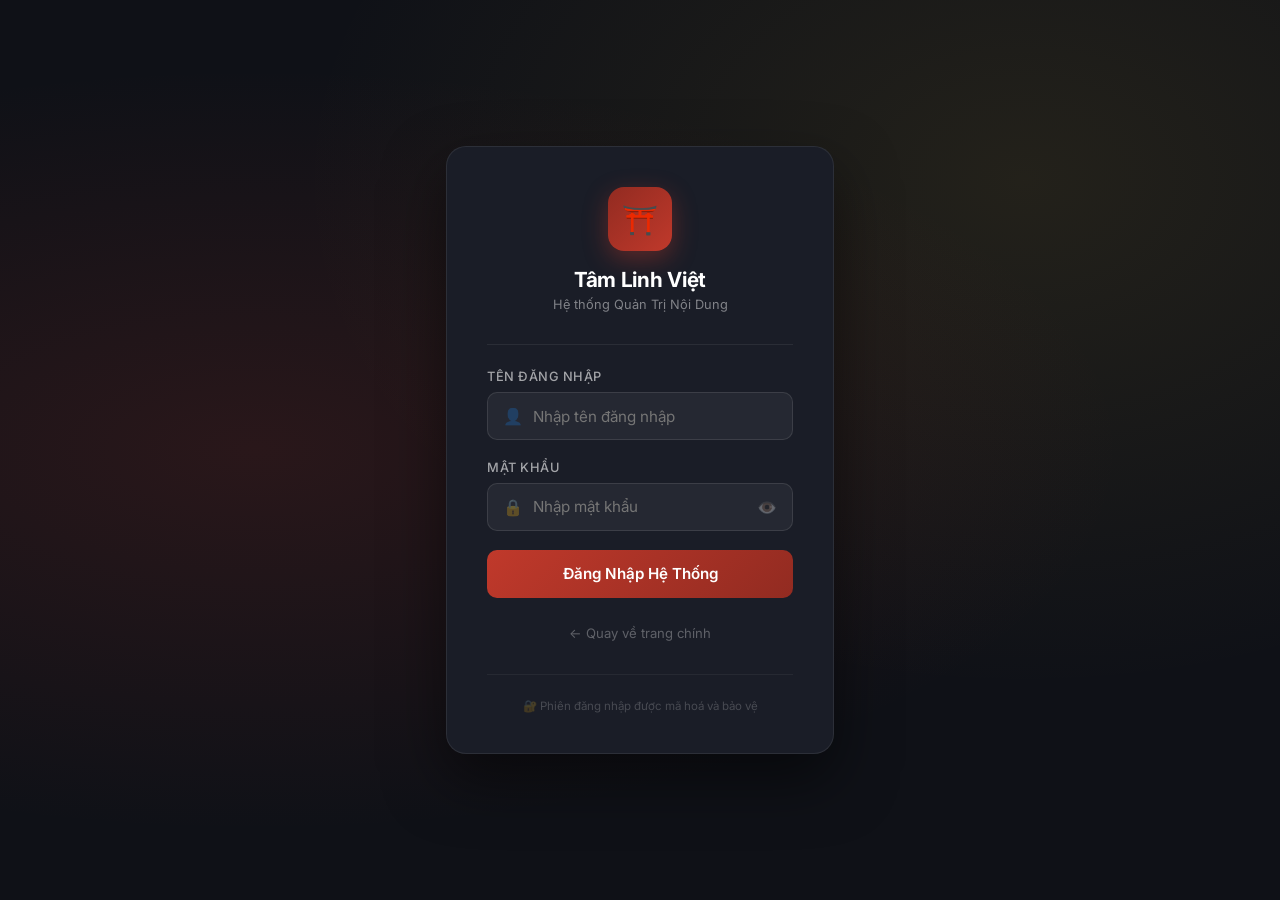
<file: admin/index.html>
<!DOCTYPE html>
<html lang="vi">
<head>
  <meta charset="UTF-8">
  <meta name="viewport" content="width=device-width, initial-scale=1.0">
  <title>Quản Trị – Tâm Linh Việt CMS</title>
  <link rel="preconnect" href="https://fonts.googleapis.com">
  <link href="https://fonts.googleapis.com/css2?family=Inter:wght@400;500;600;700&display=swap" rel="stylesheet">
  <link rel="stylesheet" href="css/admin.css">
</head>
<body>

<div class="admin-layout">

  <!-- ========== SIDEBAR ========== -->
  <aside class="sidebar" id="sidebar">
    <div class="sidebar-brand">
      <div class="sidebar-logo">⛩️</div>
      <div class="sidebar-brand-text">
        <h2>Tâm Linh Việt</h2>
        <span>Admin CMS v1.0</span>
      </div>
    </div>

    <nav class="sidebar-nav">
      <div class="nav-section-label">Tổng Quan</div>
      <div class="nav-item active" onclick="showPage('dashboard')">
        <span class="nav-icon">📊</span> Bảng Điều Khiển
      </div>

      <div class="nav-section-label">Nội Dung</div>
      <div class="nav-item" onclick="showPage('locations')">
        <span class="nav-icon">📍</span> Địa Điểm
        <span class="nav-badge" id="badge-loc">0</span>
      </div>
      <div class="nav-item" onclick="showPage('festivals')">
        <span class="nav-icon">🎋</span> Lễ Hội
        <span class="nav-badge" id="badge-fest">0</span>
      </div>
      <div class="nav-item" onclick="showPage('rituals')">
        <span class="nav-icon">📖</span> Nghi Lễ & Văn Khấn
      </div>

      <div class="nav-section-label">Hệ Thống</div>
      <div class="nav-item" onclick="showPage('users')">
        <span class="nav-icon">👥</span> Tài Khoản
      </div>
      <div class="nav-item" onclick="showPage('export')">
        <span class="nav-icon">💾</span> Xuất / Nhập Dữ Liệu
      </div>
      <div class="nav-item" onclick="window.open('../index.html','_blank')">
        <span class="nav-icon">🌐</span> Xem Website
      </div>
      <div class="nav-item" onclick="window.open('../hdsd.html','_blank')">
        <span class="nav-icon">📚</span> Hướng Dẫn Sử Dụng
      </div>
      <div class="nav-item" onclick="window.open('../kehoach.html','_blank')">
        <span class="nav-icon">📋</span> Kế Hoạch Phát Triển
      </div>
    </nav>

    <div class="sidebar-footer">
      <div class="user-info">
        <div class="user-avatar" id="userAvatar">A</div>
        <div>
          <div class="user-name" id="userName">Admin</div>
          <div class="user-role" id="userRole">Super Admin</div>
        </div>
      </div>
      <button class="btn-logout" onclick="logout()">🚪 Đăng Xuất</button>
    </div>
  </aside>

  <!-- ========== MAIN CONTENT ========== -->
  <div class="main-content">

    <!-- TOPBAR -->
    <div class="topbar">
      <button class="topbar-btn btn-ghost" onclick="toggleSidebar()" style="display:none" id="menuBtn">☰</button>
      <div class="topbar-title" id="topbarTitle">📊 Bảng Điều Khiển</div>
      <div class="topbar-actions" id="topbarActions"></div>
    </div>

    <div class="page-content">

      <!-- ===== DASHBOARD ===== -->
      <div class="admin-page active" id="page-dashboard">
        <div class="stats-grid">
          <div class="stat-card">
            <div class="stat-icon red">📍</div>
            <div>
              <div class="stat-num" id="stat-loc">0</div>
              <div class="stat-label">Địa Điểm</div>
            </div>
          </div>
          <div class="stat-card">
            <div class="stat-icon gold">🎋</div>
            <div>
              <div class="stat-num" id="stat-fest">0</div>
              <div class="stat-label">Lễ Hội</div>
            </div>
          </div>
          <div class="stat-card">
            <div class="stat-icon green">🏮</div>
            <div>
              <div class="stat-num" id="stat-den">0</div>
              <div class="stat-label">Đền / Miếu</div>
            </div>
          </div>
          <div class="stat-card">
            <div class="stat-icon blue">🪷</div>
            <div>
              <div class="stat-num" id="stat-chua">0</div>
              <div class="stat-label">Chùa / Tịnh Xá</div>
            </div>
          </div>
        </div>

        <div class="widget-grid">
          <div class="widget">
            <div class="widget-header">
              <span class="widget-title">📋 Hoạt Động Gần Đây</span>
            </div>
            <div class="activity-list" id="activityList">
              <div class="activity-item">
                <div class="activity-dot" style="background:#27AE60"></div>
                <div>
                  <div class="activity-text">Hệ thống khởi động thành công</div>
                  <div class="activity-time">Vừa xong</div>
                </div>
              </div>
            </div>
          </div>
          <div class="widget">
            <div class="widget-header">
              <span class="widget-title">⚡ Thao Tác Nhanh</span>
            </div>
            <div class="quick-links">
              <div class="quick-link" onclick="showPage('locations'); openAddLocation()">
                <span class="quick-link-icon">➕</span> Thêm địa điểm mới
              </div>
              <div class="quick-link" onclick="showPage('festivals'); openAddFestival()">
                <span class="quick-link-icon">➕</span> Thêm lễ hội mới
              </div>
              <div class="quick-link" onclick="showPage('export')">
                <span class="quick-link-icon">💾</span> Xuất dữ liệu JSON
              </div>
              <div class="quick-link" onclick="window.open('../index.html','_blank')">
                <span class="quick-link-icon">🌐</span> Xem trang chủ
              </div>
              <div class="quick-link" onclick="showPage('guide')">
                <span class="quick-link-icon">📚</span> Hướng dẫn sử dụng
              </div>
            </div>
          </div>
        </div>
      </div>

      <!-- ===== LOCATIONS ===== -->
      <div class="admin-page" id="page-locations">
        <div class="table-card">
          <div class="table-header">
            <span class="table-title">📍 Danh Sách Địa Điểm</span>
            <div class="table-controls">
              <div class="search-wrap">
                <input class="search-admin" type="text" id="searchLoc" placeholder="Tìm địa điểm..." oninput="renderLocations()">
              </div>
              <select class="filter-select" id="filterLocType" onchange="renderLocations()">
                <option value="all">Tất cả loại</option>
                <option value="den">Đền / Miếu</option>
                <option value="chua">Chùa</option>
                <option value="dinh">Đình</option>
              </select>
              <select class="filter-select" id="filterLocProv" onchange="renderLocations()">
                <option value="all">Tất cả tỉnh/TP</option>
                <optgroup label="Miền Bắc">
                  <option value="hanoi">Hà Nội</option>
                  <option value="phutho">Phú Thọ</option>
                  <option value="bacninh">Bắc Ninh</option>
                  <option value="bacgiang">Bắc Giang</option>
                  <option value="quangninh">Quảng Ninh</option>
                  <option value="haiphong">Hải Phòng</option>
                  <option value="haiduong">Hải Dương</option>
                  <option value="hungyen">Hưng Yên</option>
                  <option value="vinhphuc">Vĩnh Phúc</option>
                  <option value="thainguyen">Thái Nguyên</option>
                  <option value="langson">Lạng Sơn</option>
                  <option value="laocai">Lào Cai</option>
                  <option value="yenbai">Yên Bái</option>
                  <option value="hagiang">Hà Giang</option>
                  <option value="tuyenquang">Tuyên Quang</option>
                  <option value="dienbien">Điện Biên</option>
                  <option value="laichau">Lai Châu</option>
                  <option value="namdinh">Nam Định</option>
                  <option value="ninhbinh">Ninh Bình</option>
                  <option value="thaibinh">Thái Bình</option>
                  <option value="hanam">Hà Nam</option>
                  <option value="thanhhoa">Thanh Hóa</option>
                </optgroup>
                <optgroup label="Miền Trung">
                  <option value="nghean">Nghệ An</option>
                  <option value="hatinh">Hà Tĩnh</option>
                  <option value="quangbinh">Quảng Bình</option>
                  <option value="hue">Thừa Thiên Huế</option>
                  <option value="danang">Đà Nẵng</option>
                  <option value="quangnam">Quảng Nam</option>
                  <option value="quangngai">Quảng Ngãi</option>
                  <option value="binhdinh">Bình Định</option>
                  <option value="phuyen">Phú Yên</option>
                  <option value="khanhhoa">Khánh Hòa</option>
                  <option value="ninhthuan">Ninh Thuận</option>
                  <option value="binhthuan">Bình Thuận</option>
                </optgroup>
                <optgroup label="Tây Nguyên">
                  <option value="gialai">Gia Lai</option>
                  <option value="daklak">Đắk Lắk</option>
                  <option value="lamdong">Lâm Đồng</option>
                </optgroup>
                <optgroup label="Miền Nam">
                  <option value="hcm">TP. Hồ Chí Minh</option>
                  <option value="tayninh">Tây Ninh</option>
                  <option value="binhduong">Bình Dương</option>
                  <option value="dongnai">Đồng Nai</option>
                  <option value="angiang">An Giang</option>
                  <option value="cantho">Cần Thơ</option>
                  <option value="soctrang">Sóc Trăng</option>
                  <option value="travinh">Trà Vinh</option>
                  <option value="dongthap">Đồng Tháp</option>
                  <option value="bentre">Bến Tre</option>
                </optgroup>
              </select>
              <button class="topbar-btn btn-primary" onclick="openAddLocation()">➕ Thêm Mới</button>
            </div>
          </div>
          <div style="overflow-x:auto">
            <table class="data-table">
              <thead>
                <tr>
                  <th>Ảnh</th>
                  <th>Tên Địa Điểm</th>
                  <th>Loại</th>
                  <th>Tỉnh</th>
                  <th>Địa Chỉ</th>
                  <th>Giờ Mở Cửa</th>
                  <th>Thao Tác</th>
                </tr>
              </thead>
              <tbody id="locTableBody"></tbody>
            </table>
          </div>
          <div class="table-footer">
            <span id="locCount">0 địa điểm</span>
            <span style="color:var(--text-muted);font-size:0.72rem;">Dữ liệu lưu trong trình duyệt</span>
          </div>
        </div>
      </div>

      <!-- ===== FESTIVALS ===== -->
      <div class="admin-page" id="page-festivals">
        <div class="table-card">
          <div class="table-header">
            <span class="table-title">🎋 Danh Sách Lễ Hội</span>
            <div class="table-controls">
              <div class="search-wrap">
                <input class="search-admin" type="text" id="searchFest" placeholder="Tìm lễ hội..." oninput="renderFestivals()">
              </div>
              <select class="filter-select" id="filterFestProv" onchange="renderFestivals()">
                <option value="all">Tất cả tỉnh/TP</option>
                <optgroup label="Miền Bắc">
                  <option value="hanoi">Hà Nội</option>
                  <option value="phutho">Phú Thọ</option>
                  <option value="bacninh">Bắc Ninh</option>
                  <option value="bacgiang">Bắc Giang</option>
                  <option value="quangninh">Quảng Ninh</option>
                  <option value="haiphong">Hải Phòng</option>
                  <option value="haiduong">Hải Dương</option>
                  <option value="hungyen">Hưng Yên</option>
                  <option value="vinhphuc">Vĩnh Phúc</option>
                  <option value="thainguyen">Thái Nguyên</option>
                  <option value="langson">Lạng Sơn</option>
                  <option value="laocai">Lào Cai</option>
                  <option value="yenbai">Yên Bái</option>
                  <option value="hagiang">Hà Giang</option>
                  <option value="tuyenquang">Tuyên Quang</option>
                  <option value="dienbien">Điện Biên</option>
                  <option value="laichau">Lai Châu</option>
                  <option value="namdinh">Nam Định</option>
                  <option value="ninhbinh">Ninh Bình</option>
                  <option value="thaibinh">Thái Bình</option>
                  <option value="hanam">Hà Nam</option>
                  <option value="thanhhoa">Thanh Hóa</option>
                </optgroup>
                <optgroup label="Miền Trung">
                  <option value="nghean">Nghệ An</option>
                  <option value="hatinh">Hà Tĩnh</option>
                  <option value="quangbinh">Quảng Bình</option>
                  <option value="hue">Thừa Thiên Huế</option>
                  <option value="danang">Đà Nẵng</option>
                  <option value="quangnam">Quảng Nam</option>
                  <option value="quangngai">Quảng Ngãi</option>
                  <option value="binhdinh">Bình Định</option>
                  <option value="phuyen">Phú Yên</option>
                  <option value="khanhhoa">Khánh Hòa</option>
                  <option value="ninhthuan">Ninh Thuận</option>
                  <option value="binhthuan">Bình Thuận</option>
                </optgroup>
                <optgroup label="Tây Nguyên">
                  <option value="gialai">Gia Lai</option>
                  <option value="daklak">Đắk Lắk</option>
                  <option value="lamdong">Lâm Đồng</option>
                </optgroup>
                <optgroup label="Miền Nam">
                  <option value="hcm">TP. Hồ Chí Minh</option>
                  <option value="tayninh">Tây Ninh</option>
                  <option value="binhduong">Bình Dương</option>
                  <option value="dongnai">Đồng Nai</option>
                  <option value="angiang">An Giang</option>
                  <option value="cantho">Cần Thơ</option>
                  <option value="soctrang">Sóc Trăng</option>
                  <option value="travinh">Trà Vinh</option>
                  <option value="dongthap">Đồng Tháp</option>
                  <option value="bentre">Bến Tre</option>
                </optgroup>
              </select>
              <button class="topbar-btn btn-primary" onclick="openAddFestival()">➕ Thêm Mới</button>
            </div>
          </div>
          <div style="overflow-x:auto">
            <table class="data-table">
              <thead>
                <tr>
                  <th>Ảnh</th>
                  <th>Tên Lễ Hội</th>
                  <th>Địa Điểm</th>
                  <th>Thời Gian Âm Lịch</th>
                  <th>Tỉnh</th>
                  <th>Loại</th>
                  <th>Nổi Bật</th>
                  <th>Thao Tác</th>
                </tr>
              </thead>
              <tbody id="festTableBody"></tbody>
            </table>
          </div>
          <div class="table-footer">
            <span id="festCount">0 lễ hội</span>
          </div>
        </div>
      </div>

      <!-- ===== RITUALS ===== -->
      <div class="admin-page" id="page-rituals">
        <div class="table-card">
          <div class="table-header">
            <span class="table-title">📖 Nghi Lễ & Văn Khấn</span>
            <div class="table-controls">
              <button class="topbar-btn btn-secondary" onclick="window.open('../huong-dan.html','_blank')">🌐 Xem Trang</button>
            </div>
          </div>
          <div style="padding:1.5rem">
            <div style="background:var(--bg-hover);border-radius:var(--radius);padding:1rem 1.2rem;margin-bottom:1rem;border:1px solid var(--border);">
              <div style="font-size:0.82rem;color:var(--text-dim);margin-bottom:0.3rem;">ℹ️ Hướng Dẫn</div>
              <div style="font-size:0.88rem;">Để chỉnh sửa nội dung nghi lễ và văn khấn, mở file <code style="background:rgba(255,255,255,0.08);padding:0.1rem 0.4rem;border-radius:4px;font-size:0.82rem;">huong-dan.html</code> bằng trình soạn thảo văn bản (VS Code, Notepad++) và chỉnh sửa trực tiếp nội dung HTML.</div>
            </div>
            <div style="display:grid;grid-template-columns:repeat(auto-fill,minmax(200px,1fr));gap:0.8rem;">
              <div style="background:var(--bg-hover);border:1px solid var(--border);border-radius:var(--radius);padding:1rem;cursor:pointer" onclick="window.open('../huong-dan.html#tet-nguyen-dan','_blank')">
                <div style="font-size:1.5rem;margin-bottom:0.5rem">🧧</div>
                <div style="font-size:0.88rem;font-weight:600;">Lễ Tết Nguyên Đán</div>
                <div style="font-size:0.75rem;color:var(--text-muted);margin-top:0.2rem">Cúng ông Táo, Giao Thừa...</div>
              </div>
              <div style="background:var(--bg-hover);border:1px solid var(--border);border-radius:var(--radius);padding:1rem;cursor:pointer" onclick="window.open('../huong-dan.html#vao-den','_blank')">
                <div style="font-size:1.5rem;margin-bottom:0.5rem">🏮</div>
                <div style="font-size:0.88rem;font-weight:600;">Vào Đền Thờ</div>
                <div style="font-size:0.75rem;color:var(--text-muted);margin-top:0.2rem">Nghi lễ, lễ vật, văn khấn</div>
              </div>
              <div style="background:var(--bg-hover);border:1px solid var(--border);border-radius:var(--radius);padding:1rem;cursor:pointer" onclick="window.open('../huong-dan.html#vao-chua','_blank')">
                <div style="font-size:1.5rem;margin-bottom:0.5rem">🪷</div>
                <div style="font-size:0.88rem;font-weight:600;">Vào Chùa Lễ Phật</div>
                <div style="font-size:0.75rem;color:var(--text-muted);margin-top:0.2rem">Niệm Phật, cúng dường</div>
              </div>
              <div style="background:var(--bg-hover);border:1px solid var(--border);border-radius:var(--radius);padding:1rem;cursor:pointer" onclick="window.open('../huong-dan.html#gio-chap','_blank')">
                <div style="font-size:1.5rem;margin-bottom:0.5rem">🕯️</div>
                <div style="font-size:0.88rem;font-weight:600;">Giỗ Chạp – Gia Tiên</div>
                <div style="font-size:0.75rem;color:var(--text-muted);margin-top:0.2rem">Mâm cúng, văn khấn giỗ</div>
              </div>
            </div>
          </div>
        </div>
      </div>

      <!-- ===== USERS ===== -->
      <div class="admin-page" id="page-users">
        <div class="table-card">
          <div class="table-header">
            <span class="table-title">👥 Quản Lý Tài Khoản</span>
          </div>
          <div style="overflow-x:auto">
            <table class="data-table">
              <thead>
                <tr>
                  <th>#</th>
                  <th>Tên Tài Khoản</th>
                  <th>Họ Tên</th>
                  <th>Mật Khẩu</th>
                  <th>Vai Trò</th>
                  <th>Quyền Hạn</th>
                </tr>
              </thead>
              <tbody>
                <tr>
                  <td>1</td>
                  <td><strong>admin</strong></td>
                  <td>Super Admin</td>
                  <td><code style="background:rgba(255,255,255,0.06);padding:0.15rem 0.5rem;border-radius:4px;font-size:0.78rem;">TamLinhViet@2026</code></td>
                  <td><span class="type-badge badge-super">⭐ Super Admin</span></td>
                  <td style="font-size:0.78rem;color:var(--text-dim)">Toàn quyền hệ thống</td>
                </tr>
                <tr>
                  <td>2</td>
                  <td><strong>quantri</strong></td>
                  <td>Quản Trị Viên</td>
                  <td><code style="background:rgba(255,255,255,0.06);padding:0.15rem 0.5rem;border-radius:4px;font-size:0.78rem;">QuanTri@2026</code></td>
                  <td><span class="type-badge badge-admin">🔴 Admin</span></td>
                  <td style="font-size:0.78rem;color:var(--text-dim)">Thêm, sửa, xoá nội dung</td>
                </tr>
                <tr>
                  <td>3</td>
                  <td><strong>thanhvien</strong></td>
                  <td>Thành Viên</td>
                  <td><code style="background:rgba(255,255,255,0.06);padding:0.15rem 0.5rem;border-radius:4px;font-size:0.78rem;">ThanhVien@2026</code></td>
                  <td><span class="type-badge badge-editor">🔵 Editor</span></td>
                  <td style="font-size:0.78rem;color:var(--text-dim)">Chỉ xem và sửa nội dung</td>
                </tr>
              </tbody>
            </table>
          </div>
          <div style="padding:1rem 1.2rem;border-top:1px solid var(--border);font-size:0.78rem;color:var(--text-muted)">
            ⚠️ Để bảo mật, hãy đổi mật khẩu mặc định trước khi đưa lên môi trường thực tế. Xem Hướng Dẫn để biết thêm chi tiết.
          </div>
        </div>
      </div>

      <!-- ===== EXPORT / IMPORT ===== -->
      <div class="admin-page" id="page-export">
        <div style="display:grid;grid-template-columns:1fr 1fr;gap:1rem">

          <div class="table-card">
            <div class="widget-header"><span class="widget-title">💾 Xuất Dữ Liệu</span></div>
            <div style="padding:1.2rem;display:flex;flex-direction:column;gap:0.8rem;">
              <p style="font-size:0.85rem;color:var(--text-dim);">Xuất toàn bộ dữ liệu địa điểm và lễ hội ra file JSON để sao lưu hoặc chia sẻ.</p>
              <button class="topbar-btn btn-success" onclick="exportData('json')" style="width:100%;justify-content:center;padding:0.75rem;">
                📥 Xuất file JSON (Địa Điểm + Lễ Hội)
              </button>
              <button class="topbar-btn btn-secondary" onclick="exportData('locations')" style="width:100%;justify-content:center;padding:0.75rem;">
                📍 Xuất chỉ Địa Điểm
              </button>
              <button class="topbar-btn btn-secondary" onclick="exportData('festivals')" style="width:100%;justify-content:center;padding:0.75rem;">
                🎋 Xuất chỉ Lễ Hội
              </button>
              <div style="border-top:1px solid var(--border);padding-top:0.8rem;">
                <p style="font-size:0.82rem;color:var(--text-dim);margin-bottom:0.6rem;">Xuất mã JS để cập nhật website:</p>
                <button class="topbar-btn btn-warning" onclick="exportJS()" style="width:100%;justify-content:center;padding:0.75rem;">
                  📄 Xuất code JS (map.js + calendar.js)
                </button>
              </div>
            </div>
          </div>

          <div class="table-card">
            <div class="widget-header"><span class="widget-title">📤 Nhập Dữ Liệu</span></div>
            <div style="padding:1.2rem;display:flex;flex-direction:column;gap:0.8rem;">
              <p style="font-size:0.85rem;color:var(--text-dim);">Nhập dữ liệu từ file JSON đã xuất trước đó. Dữ liệu hiện tại sẽ được gộp hoặc thay thế.</p>
              <div style="border:2px dashed var(--border);border-radius:var(--radius);padding:1.5rem;text-align:center;cursor:pointer" onclick="document.getElementById('importFile').click()">
                <div style="font-size:2rem;margin-bottom:0.5rem">📁</div>
                <div style="font-size:0.85rem;color:var(--text-dim)">Click để chọn file JSON</div>
                <input type="file" id="importFile" accept=".json" style="display:none" onchange="importData(event)">
              </div>
              <button class="topbar-btn btn-danger" onclick="confirmReset()" style="width:100%;justify-content:center;padding:0.75rem;">
                🗑️ Đặt Lại Dữ Liệu Gốc
              </button>
              <div style="font-size:0.75rem;color:var(--text-muted);background:rgba(255,255,255,0.03);border-radius:var(--radius);padding:0.6rem;">
                ⚠️ "Đặt lại dữ liệu gốc" sẽ xoá mọi chỉnh sửa và khôi phục dữ liệu ban đầu từ file JS.
              </div>
            </div>
          </div>
        </div>

        <!-- JS Code Preview -->
        <div class="table-card" style="margin-top:1rem;" id="jsExportCard" style="display:none">
          <div class="widget-header">
            <span class="widget-title">📄 Mã JS Xuất</span>
            <button class="topbar-btn btn-secondary" onclick="copyExportedJS()">📋 Sao Chép</button>
          </div>
          <pre id="jsExportContent" style="padding:1.2rem;font-size:0.75rem;color:#81c784;overflow-x:auto;max-height:400px;background:#0d1117;border-radius:0 0 var(--radius-lg) var(--radius-lg);"></pre>
        </div>
      </div>

      <!-- ===== GUIDE ===== -->
      <div class="admin-page" id="page-guide">
        <div class="table-card">
          <div class="widget-header">
            <span class="widget-title">📚 Hướng Dẫn Sử Dụng Hệ Thống</span>
            <button class="topbar-btn btn-secondary" onclick="window.open('huong-dan-quantri.html','_blank')">📄 Mở Tài Liệu Đầy Đủ</button>
          </div>
          <div style="padding:1.5rem;max-width:800px">
            <div style="display:flex;flex-direction:column;gap:1.2rem">

              <div style="background:var(--bg-hover);border-radius:var(--radius);padding:1.2rem;border-left:3px solid var(--red)">
                <div style="font-weight:700;margin-bottom:0.5rem">🔐 Đăng Nhập Hệ Thống</div>
                <div style="font-size:0.85rem;color:var(--text-dim);line-height:1.7">
                  Truy cập <code style="background:rgba(255,255,255,0.08);padding:0.1rem 0.4rem;border-radius:4px">admin/login.html</code> và dùng tài khoản được cấp. Phiên làm việc lưu trong trình duyệt và sẽ hết hạn khi đóng tab.
                </div>
              </div>

              <div style="background:var(--bg-hover);border-radius:var(--radius);padding:1.2rem;border-left:3px solid var(--gold)">
                <div style="font-weight:700;margin-bottom:0.5rem">📍 Quản Lý Địa Điểm</div>
                <ol style="font-size:0.85rem;color:var(--text-dim);line-height:1.9;padding-left:1.2rem">
                  <li>Vào menu <strong style="color:var(--text)">Địa Điểm</strong> ở sidebar trái</li>
                  <li>Nhấn <strong style="color:var(--text)">➕ Thêm Mới</strong> để thêm địa điểm</li>
                  <li>Điền đầy đủ thông tin: tên, loại, tỉnh, địa chỉ, tọa độ, giờ mở cửa, mô tả</li>
                  <li>Dán URL ảnh từ Unsplash hoặc Google Photos vào ô "Ảnh đại diện"</li>
                  <li>Nhấn <strong style="color:var(--text)">Lưu</strong> – dữ liệu tự động cập nhật trên trang bản đồ</li>
                  <li>Nhấn ✏️ để sửa, 🗑️ để xoá địa điểm đã có</li>
                </ol>
              </div>

              <div style="background:var(--bg-hover);border-radius:var(--radius);padding:1.2rem;border-left:3px solid var(--green)">
                <div style="font-weight:700;margin-bottom:0.5rem">🎋 Quản Lý Lễ Hội</div>
                <ol style="font-size:0.85rem;color:var(--text-dim);line-height:1.9;padding-left:1.2rem">
                  <li>Vào menu <strong style="color:var(--text)">Lễ Hội</strong> ở sidebar trái</li>
                  <li>Nhấn <strong style="color:var(--text)">➕ Thêm Mới</strong> để thêm lễ hội</li>
                  <li>Điền: tên lễ hội, tỉnh, ngày âm lịch, ngày dương lịch 2026, thời gian tổ chức, mô tả</li>
                  <li>Đánh dấu <strong style="color:var(--text)">Nổi bật</strong> nếu muốn lễ hội xuất hiện nổi bật trên trang chủ</li>
                  <li>Nhấn <strong style="color:var(--text)">Lưu</strong> để cập nhật lịch lễ hội</li>
                </ol>
              </div>

              <div style="background:var(--bg-hover);border-radius:var(--radius);padding:1.2rem;border-left:3px solid var(--blue)">
                <div style="font-weight:700;margin-bottom:0.5rem">💾 Xuất & Cập Nhật Website</div>
                <ol style="font-size:0.85rem;color:var(--text-dim);line-height:1.9;padding-left:1.2rem">
                  <li>Sau khi chỉnh sửa xong, vào menu <strong style="color:var(--text)">Xuất / Nhập Dữ Liệu</strong></li>
                  <li>Nhấn <strong style="color:var(--text)">Xuất code JS</strong> để lấy mã JavaScript đã cập nhật</li>
                  <li>Sao chép nội dung và dán vào file <code style="background:rgba(255,255,255,0.08);padding:0.1rem 0.4rem;border-radius:4px">js/map.js</code> và <code style="background:rgba(255,255,255,0.08);padding:0.1rem 0.4rem;border-radius:4px">js/calendar.js</code></li>
                  <li>Hoặc nhấn <strong style="color:var(--text)">Xuất file JSON</strong> để sao lưu dữ liệu</li>
                </ol>
              </div>

            </div>
          </div>
        </div>
      </div>

    </div>
  </div>
</div>

<!-- ========== MODAL: ADD/EDIT LOCATION ========== -->
<div class="modal-overlay" id="modalLocation">
  <div class="modal-box">
    <div class="modal-header">
      <span class="modal-title" id="modalLocTitle">➕ Thêm Địa Điểm Mới</span>
      <button class="modal-close" onclick="closeModal('modalLocation')">✕</button>
    </div>
    <div class="modal-body">
      <input type="hidden" id="locId">
      <div class="form-grid">
        <div class="form-group full">
          <label class="form-label">Tên Địa Điểm <span class="required">*</span></label>
          <input class="form-input" type="text" id="locName" placeholder="Ví dụ: Đền Ngọc Sơn">
        </div>
        <div class="form-group">
          <label class="form-label">Loại <span class="required">*</span></label>
          <select class="form-select" id="locType">
            <option value="den">🏮 Đền / Miếu</option>
            <option value="chua">🪷 Chùa</option>
            <option value="dinh">🏛️ Đình</option>
          </select>
        </div>
        <div class="form-group">
          <label class="form-label">Tỉnh / Thành Phố <span class="required">*</span></label>
          <select class="form-select" id="locProvince">
            <optgroup label="Miền Bắc">
              <option value="hanoi">Hà Nội</option>
              <option value="phutho">Phú Thọ</option>
              <option value="bacninh">Bắc Ninh</option>
              <option value="bacgiang">Bắc Giang</option>
              <option value="quangninh">Quảng Ninh</option>
              <option value="haiphong">Hải Phòng</option>
              <option value="haiduong">Hải Dương</option>
              <option value="hungyen">Hưng Yên</option>
              <option value="vinhphuc">Vĩnh Phúc</option>
              <option value="thainguyen">Thái Nguyên</option>
              <option value="langson">Lạng Sơn</option>
              <option value="laocai">Lào Cai</option>
              <option value="yenbai">Yên Bái</option>
              <option value="hagiang">Hà Giang</option>
              <option value="tuyenquang">Tuyên Quang</option>
              <option value="dienbien">Điện Biên</option>
              <option value="laichau">Lai Châu</option>
              <option value="namdinh">Nam Định</option>
              <option value="ninhbinh">Ninh Bình</option>
              <option value="thaibinh">Thái Bình</option>
              <option value="hanam">Hà Nam</option>
              <option value="thanhhoa">Thanh Hóa</option>
            </optgroup>
            <optgroup label="Miền Trung">
              <option value="nghean">Nghệ An</option>
              <option value="hatinh">Hà Tĩnh</option>
              <option value="quangbinh">Quảng Bình</option>
              <option value="hue">Thừa Thiên Huế</option>
              <option value="danang">Đà Nẵng</option>
              <option value="quangnam">Quảng Nam</option>
              <option value="quangngai">Quảng Ngãi</option>
              <option value="binhdinh">Bình Định</option>
              <option value="phuyen">Phú Yên</option>
              <option value="khanhhoa">Khánh Hòa</option>
              <option value="ninhthuan">Ninh Thuận</option>
              <option value="binhthuan">Bình Thuận</option>
            </optgroup>
            <optgroup label="Tây Nguyên">
              <option value="gialai">Gia Lai</option>
              <option value="daklak">Đắk Lắk</option>
              <option value="lamdong">Lâm Đồng</option>
            </optgroup>
            <optgroup label="Miền Nam">
              <option value="hcm">TP. Hồ Chí Minh</option>
              <option value="tayninh">Tây Ninh</option>
              <option value="binhduong">Bình Dương</option>
              <option value="dongnai">Đồng Nai</option>
              <option value="angiang">An Giang</option>
              <option value="cantho">Cần Thơ</option>
              <option value="soctrang">Sóc Trăng</option>
              <option value="travinh">Trà Vinh</option>
              <option value="dongthap">Đồng Tháp</option>
              <option value="bentre">Bến Tre</option>
            </optgroup>
          </select>
        </div>
        <div class="form-group full">
          <label class="form-label">Địa Chỉ <span class="required">*</span></label>
          <input class="form-input" type="text" id="locAddress" placeholder="Số nhà, phường/xã, quận/huyện, tỉnh">
        </div>
        <div class="form-group">
          <label class="form-label">Vĩ Độ (Latitude) <span class="required">*</span></label>
          <input class="form-input" type="number" step="0.0001" id="locLat" placeholder="Ví dụ: 21.0285">
          <div class="form-hint">Tra cứu tại maps.google.com → chuột phải → "What's here?"</div>
        </div>
        <div class="form-group">
          <label class="form-label">Kinh Độ (Longitude) <span class="required">*</span></label>
          <input class="form-input" type="number" step="0.0001" id="locLng" placeholder="Ví dụ: 105.8524">
        </div>
        <div class="form-group">
          <label class="form-label">Giờ Mở Cửa</label>
          <input class="form-input" type="text" id="locHours" placeholder="Ví dụ: 6:00 – 18:00">
        </div>
        <div class="form-group">
          <label class="form-label">Link Google Maps</label>
          <input class="form-input" type="text" id="locMapUrl" placeholder="https://maps.google.com/?q=...">
        </div>
        <div class="form-group full">
          <label class="form-label">URL Ảnh Đại Diện</label>
          <input class="form-input" type="text" id="locImg" placeholder="assets/places/den-generic.svg hoặc URL ảnh" oninput="previewImg('locImg','locImgPreview')">
          <div class="img-preview-wrap">
            <img class="img-preview" id="locImgPreview" alt="Preview">
          </div>
          <div class="form-hint">Dùng ảnh SVG có sẵn (assets/places/den-generic.svg, chua-generic.svg, dinh-generic.svg) hoặc URL ảnh trực tiếp.</div>
        </div>
        <div class="form-group full">
          <label class="form-label">Mô Tả <span class="required">*</span></label>
          <textarea class="form-textarea" id="locDesc" rows="4" placeholder="Mô tả lịch sử, ý nghĩa tâm linh, điểm nổi bật của địa điểm..."></textarea>
        </div>
      </div>
    </div>
    <div class="modal-footer">
      <button class="topbar-btn btn-ghost" onclick="closeModal('modalLocation')">Huỷ</button>
      <button class="topbar-btn btn-primary" onclick="saveLocation()">💾 Lưu Địa Điểm</button>
    </div>
  </div>
</div>

<!-- ========== MODAL: ADD/EDIT FESTIVAL ========== -->
<div class="modal-overlay" id="modalFestival">
  <div class="modal-box">
    <div class="modal-header">
      <span class="modal-title" id="modalFestTitle">➕ Thêm Lễ Hội Mới</span>
      <button class="modal-close" onclick="closeModal('modalFestival')">✕</button>
    </div>
    <div class="modal-body">
      <input type="hidden" id="festId">
      <div class="form-grid">
        <div class="form-group full">
          <label class="form-label">Tên Lễ Hội <span class="required">*</span></label>
          <input class="form-input" type="text" id="festName" placeholder="Ví dụ: Lễ Hội Chùa Hương">
        </div>
        <div class="form-group">
          <label class="form-label">Tỉnh / Thành Phố <span class="required">*</span></label>
          <select class="form-select" id="festProvince">
            <optgroup label="Miền Bắc">
              <option value="hanoi">Hà Nội</option>
              <option value="phutho">Phú Thọ</option>
              <option value="bacninh">Bắc Ninh</option>
              <option value="bacgiang">Bắc Giang</option>
              <option value="quangninh">Quảng Ninh</option>
              <option value="haiphong">Hải Phòng</option>
              <option value="haiduong">Hải Dương</option>
              <option value="hungyen">Hưng Yên</option>
              <option value="vinhphuc">Vĩnh Phúc</option>
              <option value="thainguyen">Thái Nguyên</option>
              <option value="langson">Lạng Sơn</option>
              <option value="laocai">Lào Cai</option>
              <option value="yenbai">Yên Bái</option>
              <option value="hagiang">Hà Giang</option>
              <option value="tuyenquang">Tuyên Quang</option>
              <option value="dienbien">Điện Biên</option>
              <option value="laichau">Lai Châu</option>
              <option value="namdinh">Nam Định</option>
              <option value="ninhbinh">Ninh Bình</option>
              <option value="thaibinh">Thái Bình</option>
              <option value="hanam">Hà Nam</option>
              <option value="thanhhoa">Thanh Hóa</option>
            </optgroup>
            <optgroup label="Miền Trung">
              <option value="nghean">Nghệ An</option>
              <option value="hatinh">Hà Tĩnh</option>
              <option value="quangbinh">Quảng Bình</option>
              <option value="hue">Thừa Thiên Huế</option>
              <option value="danang">Đà Nẵng</option>
              <option value="quangnam">Quảng Nam</option>
              <option value="quangngai">Quảng Ngãi</option>
              <option value="binhdinh">Bình Định</option>
              <option value="phuyen">Phú Yên</option>
              <option value="khanhhoa">Khánh Hòa</option>
              <option value="ninhthuan">Ninh Thuận</option>
              <option value="binhthuan">Bình Thuận</option>
            </optgroup>
            <optgroup label="Tây Nguyên">
              <option value="gialai">Gia Lai</option>
              <option value="daklak">Đắk Lắk</option>
              <option value="lamdong">Lâm Đồng</option>
            </optgroup>
            <optgroup label="Miền Nam">
              <option value="hcm">TP. Hồ Chí Minh</option>
              <option value="tayninh">Tây Ninh</option>
              <option value="binhduong">Bình Dương</option>
              <option value="dongnai">Đồng Nai</option>
              <option value="angiang">An Giang</option>
              <option value="cantho">Cần Thơ</option>
              <option value="soctrang">Sóc Trăng</option>
              <option value="travinh">Trà Vinh</option>
              <option value="dongthap">Đồng Tháp</option>
              <option value="bentre">Bến Tre</option>
            </optgroup>
          </select>
        </div>
        <div class="form-group">
          <label class="form-label">Loại Lễ Hội</label>
          <input class="form-input" type="text" id="festType" placeholder="Ví dụ: Phật giáo, Dân gian, Quốc lễ">
        </div>
        <div class="form-group full">
          <label class="form-label">Địa Điểm Tổ Chức</label>
          <input class="form-input" type="text" id="festLocation" placeholder="Ví dụ: Hương Sơn, Mỹ Đức, Hà Nội">
        </div>
        <div class="form-group">
          <label class="form-label">Ngày Âm Lịch</label>
          <input class="form-input" type="number" min="1" max="30" id="festLunarDay" placeholder="Ngày (1-30)">
        </div>
        <div class="form-group">
          <label class="form-label">Tháng Âm Lịch</label>
          <input class="form-input" type="number" min="1" max="12" id="festLunarMonth" placeholder="Tháng (1-12)">
        </div>
        <div class="form-group">
          <label class="form-label">Ngày Dương Lịch 2026</label>
          <input class="form-input" type="number" min="1" max="31" id="festSolarDay" placeholder="Ngày">
        </div>
        <div class="form-group">
          <label class="form-label">Tháng Dương Lịch 2026</label>
          <input class="form-input" type="number" min="1" max="12" id="festSolarMonth" placeholder="Tháng">
        </div>
        <div class="form-group full">
          <label class="form-label">Thời Gian Tổ Chức</label>
          <input class="form-input" type="text" id="festDuration" placeholder="Ví dụ: Mùng 6 – 8 tháng Giêng âm lịch">
        </div>
        <div class="form-group full">
          <label class="form-label">URL Ảnh Đại Diện</label>
          <input class="form-input" type="text" id="festImg" placeholder="https://..." oninput="previewImg('festImg','festImgPreview')">
          <div class="img-preview-wrap">
            <img class="img-preview" id="festImgPreview" alt="Preview">
          </div>
        </div>
        <div class="form-group full">
          <label class="form-label">Mô Tả <span class="required">*</span></label>
          <textarea class="form-textarea" id="festDesc" rows="4" placeholder="Mô tả ý nghĩa, lịch sử, hoạt động trong lễ hội..."></textarea>
        </div>
        <div class="form-group full">
          <label style="display:flex;align-items:center;gap:0.6rem;cursor:pointer;font-size:0.85rem;color:var(--text-dim)">
            <input type="checkbox" id="festHighlight" style="width:16px;height:16px;accent-color:var(--gold)">
            <span>⭐ Đánh dấu là <strong style="color:var(--text)">Lễ Hội Nổi Bật</strong> (hiển thị trên trang chủ)</span>
          </label>
        </div>
      </div>
    </div>
    <div class="modal-footer">
      <button class="topbar-btn btn-ghost" onclick="closeModal('modalFestival')">Huỷ</button>
      <button class="topbar-btn btn-primary" onclick="saveFestival()">💾 Lưu Lễ Hội</button>
    </div>
  </div>
</div>

<!-- ========== CONFIRM DIALOG ========== -->
<div class="confirm-overlay" id="confirmOverlay">
  <div class="confirm-box">
    <div class="confirm-icon" id="confirmIcon">⚠️</div>
    <div class="confirm-title" id="confirmTitle">Xác Nhận</div>
    <div class="confirm-msg" id="confirmMsg"></div>
    <div class="confirm-btns">
      <button onclick="closeConfirm()" style="background:var(--bg-hover);border:1px solid var(--border);color:var(--text-dim)">Huỷ</button>
      <button id="confirmOkBtn" style="background:var(--red);color:#fff">Xác Nhận</button>
    </div>
  </div>
</div>

<!-- TOAST CONTAINER -->
<div class="toast-container" id="toastContainer"></div>

<script src="js/admin.js"></script>
</body>
</html>
</file>
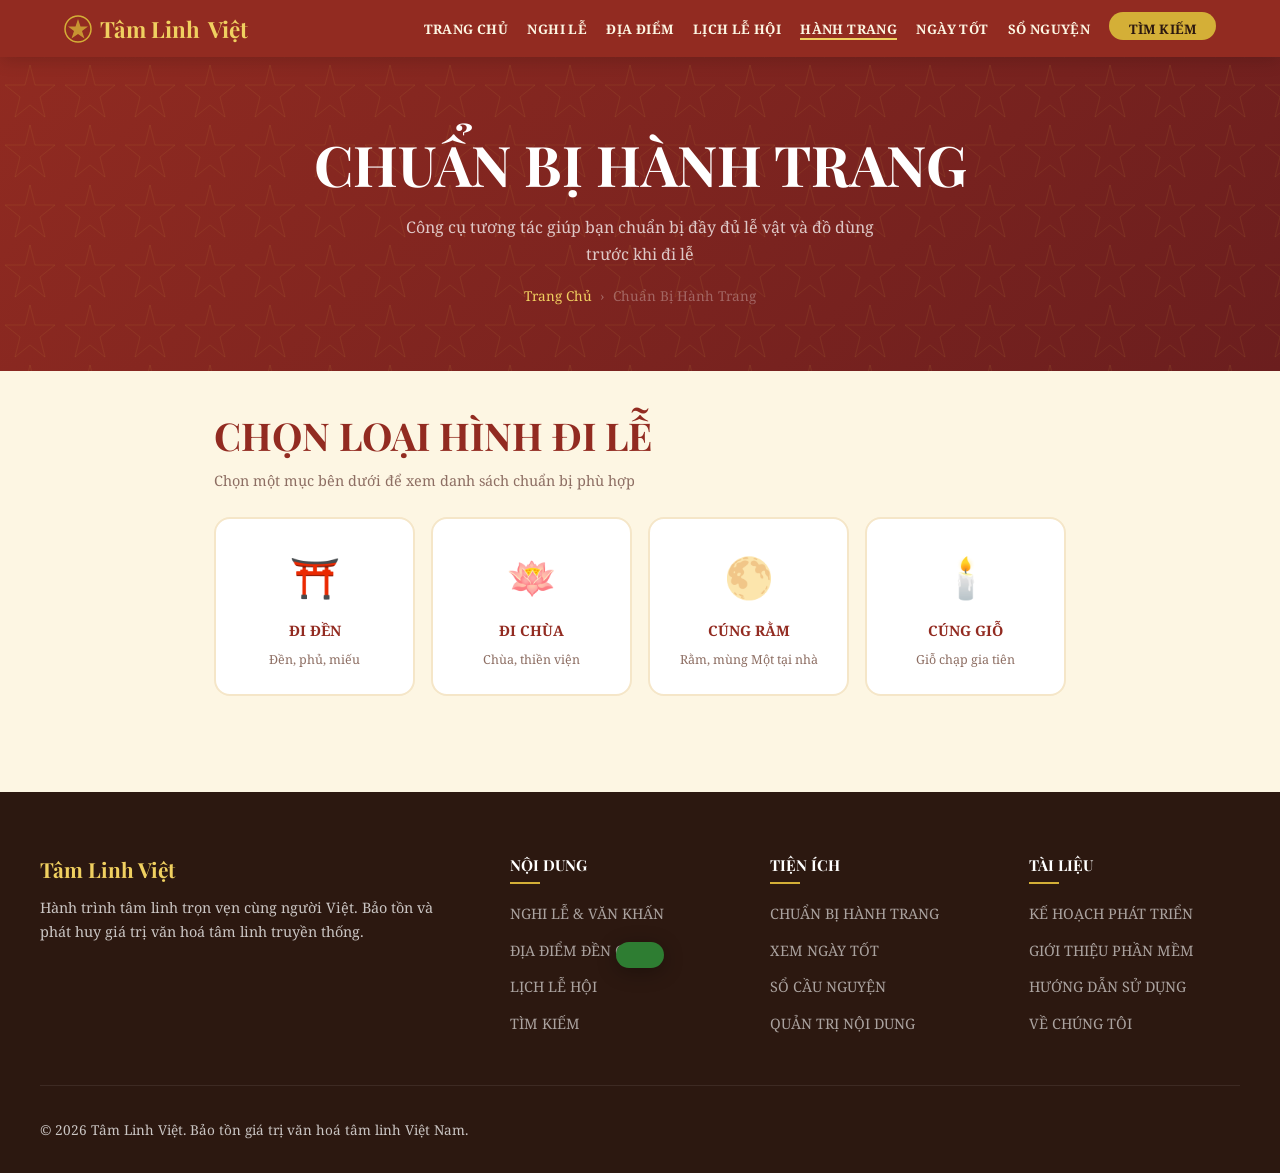
<file: chuan-bi.html>
<!DOCTYPE html>
<html lang="vi">
<head>
  <meta charset="UTF-8">
  <meta name="viewport" content="width=device-width, initial-scale=1.0">
  <title>Chuẩn Bị Hành Trang – Tâm Linh Việt</title>
  <link rel="preconnect" href="https://fonts.googleapis.com">
  <link rel="preconnect" href="https://fonts.gstatic.com" crossorigin>
  <link href="https://fonts.googleapis.com/css2?family=Playfair+Display:ital,wght@0,600;0,700;1,600&family=Noto+Serif:ital,wght@0,400;0,600;1,400&display=swap" rel="stylesheet">
  <link rel="stylesheet" href="css/style.css">
  <style>
    .prep-main { max-width: 900px; margin: 0 auto; padding: 2.5rem 1.5rem 4rem; }

    /* Type selector */
    .type-selector { display: grid; grid-template-columns: repeat(auto-fit, minmax(180px, 1fr)); gap: 1rem; margin-bottom: 2rem; }
    .type-card {
      background: white; border: 2px solid var(--cream-dark); border-radius: 16px;
      padding: 1.5rem; text-align: center; cursor: pointer;
      transition: all 0.25s; position: relative;
    }
    .type-card:hover { border-color: var(--gold); transform: translateY(-3px); box-shadow: 0 8px 24px rgba(0,0,0,0.1); }
    .type-card.selected { border-color: var(--red); background: rgba(192,57,43,0.04); }
    .type-card.selected::after {
      content: ''; position: absolute; top: 0.6rem; right: 0.6rem;
      width: 22px; height: 22px; background: var(--red); border-radius: 50%;
      background-image: url("data:image/svg+xml,%3Csvg viewBox='0 0 24 24' fill='none' stroke='white' stroke-width='3' xmlns='http://www.w3.org/2000/svg'%3E%3Cpolyline points='20 6 9 17 4 12'/%3E%3C/svg%3E");
      background-size: 14px; background-position: center; background-repeat: no-repeat;
    }
    .type-icon { font-size: 2.5rem; margin-bottom: 0.5rem; }
    .type-name { font-weight: 700; color: var(--red-dark); text-transform: uppercase; font-size: 0.9rem; }
    .type-desc { font-size: 0.78rem; color: var(--text-light); margin-top: 0.3rem; }

    /* Checklist */
    .checklist-section { display: none; }
    .checklist-section.active { display: block; }
    .cl-group { background: white; border-radius: 12px; padding: 1.2rem 1.5rem; margin-bottom: 1rem; border: 1px solid var(--cream-dark); }
    .cl-group-title {
      font-family: 'Playfair Display', serif; font-size: 1.05rem; color: var(--red-dark);
      display: flex; align-items: center; gap: 0.5rem; margin-bottom: 0.8rem;
      padding-bottom: 0.5rem; border-bottom: 2px solid var(--gold-light);
      text-transform: uppercase; font-weight: 700;
    }
    .cl-item {
      display: flex; align-items: center; gap: 0.8rem; padding: 0.5rem 0;
      border-bottom: 1px solid rgba(0,0,0,0.04); cursor: pointer; transition: background 0.15s;
    }
    .cl-item:last-child { border-bottom: none; }
    .cl-item:hover { background: rgba(212,175,55,0.05); margin: 0 -0.5rem; padding-left: 0.5rem; padding-right: 0.5rem; border-radius: 6px; }
    .cl-check {
      width: 22px; height: 22px; border: 2px solid var(--cream-dark); border-radius: 6px;
      flex-shrink: 0; display: flex; align-items: center; justify-content: center; transition: all 0.2s;
    }
    .cl-item.done .cl-check { background: var(--green); border-color: var(--green); }
    .cl-item.done .cl-check::after { content: ''; width: 10px; height: 6px; border-left: 2px solid white; border-bottom: 2px solid white; transform: rotate(-45deg) translateY(-1px); }
    .cl-item.done .cl-text { text-decoration: line-through; color: var(--text-light); }
    .cl-text { font-size: 0.9rem; }
    .cl-note { font-size: 0.78rem; color: var(--text-light); font-style: italic; }

    /* Progress */
    .progress-bar-wrap { background: white; border-radius: 12px; padding: 1.2rem 1.5rem; margin-bottom: 1.5rem; border: 1px solid var(--cream-dark); display: none; }
    .progress-bar-wrap.active { display: block; }
    .progress-label { display: flex; justify-content: space-between; font-size: 0.85rem; margin-bottom: 0.5rem; }
    .progress-label strong { color: var(--red-dark); text-transform: uppercase; font-weight: 700; }
    .progress-track { height: 10px; background: var(--cream-dark); border-radius: 10px; overflow: hidden; }
    .progress-fill { height: 100%; background: linear-gradient(90deg, var(--red), var(--gold)); border-radius: 10px; transition: width 0.4s ease; width: 0; }

    /* Tips */
    .tips-box {
      background: rgba(212,175,55,0.08); border: 1px solid rgba(212,175,55,0.3);
      border-radius: 12px; padding: 1.2rem 1.5rem; margin-top: 1rem;
    }
    .tips-title { font-weight: 700; color: var(--gold-dark, #A07820); text-transform: uppercase; margin-bottom: 0.5rem; }
    .tips-box p { font-size: 0.88rem; color: var(--text-mid); }
    .tips-box ul { padding-left: 1.2rem; font-size: 0.88rem; color: var(--text-mid); }
    .tips-box li { margin-bottom: 0.3rem; }

    /* Actions */
    .action-bar { display: flex; gap: 0.8rem; flex-wrap: wrap; margin-top: 1.5rem; }
    .action-btn {
      padding: 0.7rem 1.5rem; border-radius: 30px; font-family: inherit;
      font-size: 0.9rem; font-weight: 700; cursor: pointer; display: flex;
      align-items: center; gap: 0.5rem; transition: all 0.2s; text-transform: uppercase;
    }
    .btn-save { background: var(--red); color: white; border: none; }
    .btn-save:hover { background: var(--red-dark); transform: translateY(-1px); }
    .btn-reset { background: transparent; color: var(--text-mid); border: 2px solid var(--cream-dark); }
    .btn-reset:hover { border-color: var(--red); color: var(--red); }
    .btn-print { background: var(--brown); color: white; border: none; }
    .btn-print:hover { background: var(--text-dark); }

    .saved-toast {
      position: fixed; bottom: 2rem; left: 50%; transform: translateX(-50%) translateY(100px);
      background: var(--green); color: white; padding: 0.8rem 1.5rem; border-radius: 30px;
      font-weight: 700; font-size: 0.9rem; z-index: 999; transition: transform 0.3s ease;
      box-shadow: 0 4px 20px rgba(0,0,0,0.3);
    }
    .saved-toast.show { transform: translateX(-50%) translateY(0); }

    @media (max-width: 600px) {
      .type-selector { grid-template-columns: repeat(2, 1fr); }
      .type-card { padding: 1rem; }
      .type-icon { font-size: 2rem; }
    }
  </style>
</head>
<body>

  <!-- NAVBAR -->
  <nav class="navbar solid" id="navbar">
    <div class="navbar-inner">
      <a href="index.html" class="nav-logo">
        <svg width="28" height="28" viewBox="0 0 28 28" fill="none"><circle cx="14" cy="14" r="13" stroke="#D4AF37" stroke-width="1.5"/><path d="M14 4L16.5 11.5H24L18 16L20.5 23.5L14 19L7.5 23.5L10 16L4 11.5H11.5Z" fill="#D4AF37" opacity="0.8"/></svg>
        Tâm Linh <span>Việt</span>
      </a>
      <ul class="nav-links" id="navLinks">
        <li><a href="index.html">TRANG CHỦ</a></li>
        <li><a href="huong-dan.html">NGHI LỄ</a></li>
        <li><a href="dia-diem.html">ĐỊA ĐIỂM</a></li>
        <li><a href="lich-le-hoi.html">LỊCH LỄ HỘI</a></li>
        <li><a href="chuan-bi.html" class="active">HÀNH TRANG</a></li>
        <li><a href="xem-ngay.html">NGÀY TỐT</a></li>
        <li><a href="so-nguyen.html">SỔ NGUYỆN</a></li>
        <li><a href="tim-kiem.html" class="nav-cta">TÌM KIẾM</a></li>
      </ul>
      <button class="hamburger" id="hamburger" aria-label="Menu"><span></span><span></span><span></span></button>
    </div>
  </nav>

  <!-- HERO -->
  <div class="page-hero">
    <div class="page-hero-content">
      <h1>CHUẨN BỊ HÀNH TRANG</h1>
      <p>Công cụ tương tác giúp bạn chuẩn bị đầy đủ lễ vật và đồ dùng trước khi đi lễ</p>
      <div class="breadcrumb"><a href="index.html">Trang Chủ</a><span>&#8250;</span><span>Chuẩn Bị Hành Trang</span></div>
    </div>
  </div>

  <!-- MAIN -->
  <div class="prep-main">
    <h2 style="font-family:'Playfair Display',serif;color:var(--red-dark);margin-bottom:0.5rem;text-transform:uppercase;font-weight:700;">CHỌN LOẠI HÌNH ĐI LỄ</h2>
    <p style="color:var(--text-light);font-size:0.9rem;margin-bottom:1.5rem;">Chọn một mục bên dưới để xem danh sách chuẩn bị phù hợp</p>

    <div class="type-selector">
      <div class="type-card" data-type="den" onclick="selectType(this,'den')">
        <div class="type-icon">⛩️</div>
        <div class="type-name">ĐI ĐỀN</div>
        <div class="type-desc">Đền, phủ, miếu</div>
      </div>
      <div class="type-card" data-type="chua" onclick="selectType(this,'chua')">
        <div class="type-icon">🪷</div>
        <div class="type-name">ĐI CHÙA</div>
        <div class="type-desc">Chùa, thiền viện</div>
      </div>
      <div class="type-card" data-type="ram" onclick="selectType(this,'ram')">
        <div class="type-icon">🌕</div>
        <div class="type-name">CÚNG RẰM</div>
        <div class="type-desc">Rằm, mùng Một tại nhà</div>
      </div>
      <div class="type-card" data-type="gio" onclick="selectType(this,'gio')">
        <div class="type-icon">🕯️</div>
        <div class="type-name">CÚNG GIỖ</div>
        <div class="type-desc">Giỗ chạp gia tiên</div>
      </div>
    </div>

    <!-- PROGRESS -->
    <div class="progress-bar-wrap" id="progressWrap">
      <div class="progress-label">
        <strong>TIẾN ĐỘ CHUẨN BỊ</strong>
        <span id="progressText">0 / 0</span>
      </div>
      <div class="progress-track"><div class="progress-fill" id="progressFill"></div></div>
    </div>

    <!-- CHECKLISTS -->
    <div id="checklistArea">
      <!-- ĐI ĐỀN -->
      <div class="checklist-section" data-section="den">
        <div class="cl-group">
          <div class="cl-group-title">🎁 LỄ VẬT</div>
          <div class="cl-item" onclick="toggleItem(this)"><div class="cl-check"></div><div><div class="cl-text">Hoa tươi (cúc vàng, hoa hồng, hoa ly)</div></div></div>
          <div class="cl-item" onclick="toggleItem(this)"><div class="cl-check"></div><div><div class="cl-text">Trái cây 5 loại (ngũ quả)</div></div></div>
          <div class="cl-item" onclick="toggleItem(this)"><div class="cl-check"></div><div><div class="cl-text">Nhang (hương) – 1 bó</div></div></div>
          <div class="cl-item" onclick="toggleItem(this)"><div class="cl-check"></div><div><div class="cl-text">Nến đỏ – 1 cặp</div></div></div>
          <div class="cl-item" onclick="toggleItem(this)"><div class="cl-check"></div><div><div class="cl-text">Tiền vàng mã</div></div></div>
          <div class="cl-item" onclick="toggleItem(this)"><div class="cl-check"></div><div><div class="cl-text">Xôi (xôi gấc hoặc xôi trắng)</div></div></div>
          <div class="cl-item" onclick="toggleItem(this)"><div class="cl-check"></div><div><div class="cl-text">Gà luộc (tuỳ đền)</div><div class="cl-note">Một số đền chỉ cúng chay</div></div></div>
          <div class="cl-item" onclick="toggleItem(this)"><div class="cl-check"></div><div><div class="cl-text">Rượu trắng, trầu cau</div></div></div>
        </div>
        <div class="cl-group">
          <div class="cl-group-title">👔 TRANG PHỤC VÀ ĐỒ DÙNG</div>
          <div class="cl-item" onclick="toggleItem(this)"><div class="cl-check"></div><div><div class="cl-text">Quần áo lịch sự, kín đáo, tối màu</div><div class="cl-note">Tránh mặc váy ngắn, áo hở</div></div></div>
          <div class="cl-item" onclick="toggleItem(this)"><div class="cl-check"></div><div><div class="cl-text">Giày dép dễ tháo (bỏ dép khi vào điện)</div></div></div>
          <div class="cl-item" onclick="toggleItem(this)"><div class="cl-check"></div><div><div class="cl-text">Bật lửa / diêm (thắp nhang)</div></div></div>
          <div class="cl-item" onclick="toggleItem(this)"><div class="cl-check"></div><div><div class="cl-text">Tiền lẻ (công đức, giọt dầu)</div></div></div>
          <div class="cl-item" onclick="toggleItem(this)"><div class="cl-check"></div><div><div class="cl-text">Điện thoại (xem văn khấn trên Tâm Linh Việt)</div></div></div>
        </div>
        <div class="cl-group">
          <div class="cl-group-title">📜 VĂN KHẤN CẦN CHUẨN BỊ</div>
          <div class="cl-item" onclick="toggleItem(this)"><div class="cl-check"></div><div><div class="cl-text">Đọc trước văn khấn phù hợp loại đền</div><div class="cl-note"><a href="huong-dan.html#vao-den" style="color:var(--red);">Xem văn khấn vào đền &#8250;</a></div></div></div>
          <div class="cl-item" onclick="toggleItem(this)"><div class="cl-check"></div><div><div class="cl-text">Ghi nhớ tên tuổi, địa chỉ người khấn</div></div></div>
          <div class="cl-item" onclick="toggleItem(this)"><div class="cl-check"></div><div><div class="cl-text">Xác định mục đích đi lễ (cầu an, cầu tài, tạ lễ)</div></div></div>
        </div>
        <div class="tips-box">
          <div class="tips-title">LƯU Ý QUAN TRỌNG KHI ĐI ĐỀN</div>
          <ul>
            <li>Không cúng thịt chó, thịt mèo, thịt trâu tại đền thờ Tứ Phủ</li>
            <li>Không rải tiền thật lên ban thờ, bỏ vào hòm công đức</li>
            <li>Không đốt vàng mã quá nhiều gây ô nhiễm</li>
            <li>Thắp nhang ở lư hương ngoài sân, không thắp trong điện thờ</li>
            <li>Không chụp ảnh, quay phim bên trong điện thờ</li>
          </ul>
        </div>
      </div>

      <!-- ĐI CHÙA -->
      <div class="checklist-section" data-section="chua">
        <div class="cl-group">
          <div class="cl-group-title">🎁 LỄ VẬT (CHỈ CÚNG CHAY)</div>
          <div class="cl-item" onclick="toggleItem(this)"><div class="cl-check"></div><div><div class="cl-text">Hoa sen hoặc hoa cúc trắng</div></div></div>
          <div class="cl-item" onclick="toggleItem(this)"><div class="cl-check"></div><div><div class="cl-text">Trái cây tươi (chuối, cam, táo, thanh long)</div></div></div>
          <div class="cl-item" onclick="toggleItem(this)"><div class="cl-check"></div><div><div class="cl-text">Nhang (hương) – 1 bó</div></div></div>
          <div class="cl-item" onclick="toggleItem(this)"><div class="cl-check"></div><div><div class="cl-text">Nến (đèn cầy)</div></div></div>
          <div class="cl-item" onclick="toggleItem(this)"><div class="cl-check"></div><div><div class="cl-text">Xôi chè (tuỳ chọn)</div></div></div>
          <div class="cl-item" onclick="toggleItem(this)"><div class="cl-check"></div><div><div class="cl-text">Bánh kẹo chay (tuỳ chọn)</div></div></div>
        </div>
        <div class="cl-group">
          <div class="cl-group-title">👔 TRANG PHỤC VÀ ĐỒ DÙNG</div>
          <div class="cl-item" onclick="toggleItem(this)"><div class="cl-check"></div><div><div class="cl-text">Quần áo kín đáo, màu nhã (trắng, xám, nâu)</div><div class="cl-note">Tuyệt đối không mặc đồ hở, màu sặc sỡ</div></div></div>
          <div class="cl-item" onclick="toggleItem(this)"><div class="cl-check"></div><div><div class="cl-text">Dép tháo nhanh (bỏ dép trước Tam Bảo)</div></div></div>
          <div class="cl-item" onclick="toggleItem(this)"><div class="cl-check"></div><div><div class="cl-text">Tiền lẻ (cúng dường, phóng sinh)</div></div></div>
          <div class="cl-item" onclick="toggleItem(this)"><div class="cl-check"></div><div><div class="cl-text">Tâm thành kính, thanh tịnh</div></div></div>
        </div>
        <div class="cl-group">
          <div class="cl-group-title">📜 VĂN KHẤN</div>
          <div class="cl-item" onclick="toggleItem(this)"><div class="cl-check"></div><div><div class="cl-text">Đọc trước bài niệm Phật A Di Đà</div><div class="cl-note"><a href="huong-dan.html#vao-chua" style="color:var(--green);">Xem hướng dẫn lễ chùa &#8250;</a></div></div></div>
          <div class="cl-item" onclick="toggleItem(this)"><div class="cl-check"></div><div><div class="cl-text">Tìm hiểu quy trình lễ Phật đúng cách</div></div></div>
        </div>
        <div class="tips-box">
          <div class="tips-title">LƯU Ý QUAN TRỌNG KHI ĐI CHÙA</div>
          <ul>
            <li>Tuyệt đối không cúng đồ mặn tại chùa</li>
            <li>Vào chùa bằng cổng phụ, không đi cổng giữa</li>
            <li>Bỏ dép trước khi vào Tam Bảo</li>
            <li>Không sờ, chạm vào tượng Phật</li>
            <li>Giữ yên lặng, không nói chuyện ồn ào</li>
            <li>Nếu phóng sinh: chọn cá, chim phù hợp môi trường tự nhiên</li>
          </ul>
        </div>
      </div>

      <!-- CÚNG RẰM -->
      <div class="checklist-section" data-section="ram">
        <div class="cl-group">
          <div class="cl-group-title">🎁 LỄ VẬT CÚNG RẰM TẠI NHÀ</div>
          <div class="cl-item" onclick="toggleItem(this)"><div class="cl-check"></div><div><div class="cl-text">Hoa tươi (cúc, hồng, ly)</div></div></div>
          <div class="cl-item" onclick="toggleItem(this)"><div class="cl-check"></div><div><div class="cl-text">Trái cây 5 loại</div></div></div>
          <div class="cl-item" onclick="toggleItem(this)"><div class="cl-check"></div><div><div class="cl-text">Nhang (hương) thơm</div></div></div>
          <div class="cl-item" onclick="toggleItem(this)"><div class="cl-check"></div><div><div class="cl-text">Nến / đèn dầu</div></div></div>
          <div class="cl-item" onclick="toggleItem(this)"><div class="cl-check"></div><div><div class="cl-text">Nước sạch – 3 chén</div></div></div>
          <div class="cl-item" onclick="toggleItem(this)"><div class="cl-check"></div><div><div class="cl-text">Trầu cau</div></div></div>
          <div class="cl-item" onclick="toggleItem(this)"><div class="cl-check"></div><div><div class="cl-text">Xôi (tuỳ chọn)</div></div></div>
          <div class="cl-item" onclick="toggleItem(this)"><div class="cl-check"></div><div><div class="cl-text">Mâm cỗ mặn hoặc chay (tuỳ gia đình)</div></div></div>
        </div>
        <div class="cl-group">
          <div class="cl-group-title">📜 VĂN KHẤN</div>
          <div class="cl-item" onclick="toggleItem(this)"><div class="cl-check"></div><div><div class="cl-text">Chuẩn bị văn khấn cúng Rằm</div><div class="cl-note"><a href="huong-dan.html#cung-ram" style="color:var(--red);">Xem văn khấn cúng Rằm &#8250;</a></div></div></div>
          <div class="cl-item" onclick="toggleItem(this)"><div class="cl-check"></div><div><div class="cl-text">Lau dọn bàn thờ sạch sẽ trước khi cúng</div></div></div>
        </div>
        <div class="tips-box">
          <div class="tips-title">LƯU Ý CÚNG RẰM</div>
          <ul>
            <li>Cúng vào buổi sáng hoặc chiều, tránh cúng sau 19 giờ</li>
            <li>Bàn thờ Phật cúng chay, bàn thờ gia tiên có thể cúng mặn</li>
            <li>Sau khi hương tàn mới được hạ lễ</li>
          </ul>
        </div>
      </div>

      <!-- CÚNG GIỖ -->
      <div class="checklist-section" data-section="gio">
        <div class="cl-group">
          <div class="cl-group-title">🎁 LỄ VẬT CÚNG GIỖ</div>
          <div class="cl-item" onclick="toggleItem(this)"><div class="cl-check"></div><div><div class="cl-text">Hoa tươi – 1 bình</div></div></div>
          <div class="cl-item" onclick="toggleItem(this)"><div class="cl-check"></div><div><div class="cl-text">Trái cây – đĩa ngũ quả</div></div></div>
          <div class="cl-item" onclick="toggleItem(this)"><div class="cl-check"></div><div><div class="cl-text">Nhang, nến</div></div></div>
          <div class="cl-item" onclick="toggleItem(this)"><div class="cl-check"></div><div><div class="cl-text">Rượu trắng, trầu cau</div></div></div>
          <div class="cl-item" onclick="toggleItem(this)"><div class="cl-check"></div><div><div class="cl-text">Tiền vàng mã</div></div></div>
          <div class="cl-item" onclick="toggleItem(this)"><div class="cl-check"></div><div><div class="cl-text">Xôi (xôi gấc, xôi đỗ xanh)</div></div></div>
          <div class="cl-item" onclick="toggleItem(this)"><div class="cl-check"></div><div><div class="cl-text">Gà luộc nguyên con</div></div></div>
          <div class="cl-item" onclick="toggleItem(this)"><div class="cl-check"></div><div><div class="cl-text">Giò chả</div></div></div>
          <div class="cl-item" onclick="toggleItem(this)"><div class="cl-check"></div><div><div class="cl-text">Canh, rau xào, nem rán (tuỳ)</div></div></div>
          <div class="cl-item" onclick="toggleItem(this)"><div class="cl-check"></div><div><div class="cl-text">Cơm trắng – 1 bát úp</div></div></div>
        </div>
        <div class="cl-group">
          <div class="cl-group-title">📜 VĂN KHẤN</div>
          <div class="cl-item" onclick="toggleItem(this)"><div class="cl-check"></div><div><div class="cl-text">Chuẩn bị văn khấn cúng giỗ</div><div class="cl-note"><a href="huong-dan.html#gio-chap" style="color:var(--red);">Xem văn khấn cúng giỗ &#8250;</a></div></div></div>
          <div class="cl-item" onclick="toggleItem(this)"><div class="cl-check"></div><div><div class="cl-text">Ghi nhớ tên tuổi, ngày mất người được cúng</div></div></div>
          <div class="cl-item" onclick="toggleItem(this)"><div class="cl-check"></div><div><div class="cl-text">Mời anh em, con cháu đến dự giỗ</div></div></div>
        </div>
        <div class="tips-box">
          <div class="tips-title">LƯU Ý CÚNG GIỖ</div>
          <ul>
            <li>Nấu những món ăn mà người đã mất yêu thích khi còn sống</li>
            <li>Cúng trước ngày giỗ chính 1 ngày (cúng tiên thường)</li>
            <li>Sau khi hương tàn, hoá vàng rồi mới hạ mâm</li>
          </ul>
        </div>
      </div>
    </div>

    <!-- ACTIONS -->
    <div class="action-bar" id="actionBar" style="display:none;">
      <button class="action-btn btn-save" onclick="saveChecklist()">
        <svg width="16" height="16" viewBox="0 0 24 24" fill="none" stroke="currentColor" stroke-width="2"><path d="M19 21H5a2 2 0 01-2-2V5a2 2 0 012-2h11l5 5v11a2 2 0 01-2 2z"/><polyline points="17 21 17 13 7 13 7 21"/></svg>
        LƯU DANH SÁCH
      </button>
      <button class="action-btn btn-reset" onclick="resetChecklist()">
        <svg width="16" height="16" viewBox="0 0 24 24" fill="none" stroke="currentColor" stroke-width="2"><polyline points="1 4 1 10 7 10"/><path d="M3.51 15a9 9 0 102.13-9.36L1 10"/></svg>
        ĐẶT LẠI
      </button>
      <button class="action-btn btn-print" onclick="printChecklist()">
        <svg width="16" height="16" viewBox="0 0 24 24" fill="none" stroke="currentColor" stroke-width="2"><polyline points="6 9 6 2 18 2 18 9"/><path d="M6 18H4a2 2 0 01-2-2v-5a2 2 0 012-2h16a2 2 0 012 2v5a2 2 0 01-2 2h-2"/><rect x="6" y="14" width="12" height="8"/></svg>
        IN DANH SÁCH
      </button>
    </div>
  </div>

  <!-- TOAST -->
  <div class="saved-toast" id="toast"></div>

  <footer>
    <div class="footer-grid">
      <div class="footer-brand">
        <h3>Tâm Linh Việt</h3>
        <p>Hành trình tâm linh trọn vẹn cùng người Việt. Bảo tồn và phát huy giá trị văn hoá tâm linh truyền thống.</p>
      </div>
      <div class="footer-col">
        <h4>NỘI DUNG</h4>
        <ul>
          <li><a href="huong-dan.html">NGHI LỄ & VĂN KHẤN</a></li>
          <li><a href="dia-diem.html">ĐỊA ĐIỂM ĐỀN CHÙA</a></li>
          <li><a href="lich-le-hoi.html">LỊCH LỄ HỘI</a></li>
          <li><a href="tim-kiem.html">TÌM KIẾM</a></li>
        </ul>
      </div>
      <div class="footer-col">
        <h4>TIỆN ÍCH</h4>
        <ul>
          <li><a href="chuan-bi.html">CHUẨN BỊ HÀNH TRANG</a></li>
          <li><a href="xem-ngay.html">XEM NGÀY TỐT</a></li>
          <li><a href="so-nguyen.html">SỔ CẦU NGUYỆN</a></li>
          <li><a href="admin/login.html">QUẢN TRỊ NỘI DUNG</a></li>
        </ul>
      </div>
      <div class="footer-col">
        <h4>TÀI LIỆU</h4>
        <ul>
          <li><a href="kehoach.html">KẾ HOẠCH PHÁT TRIỂN</a></li>
          <li><a href="sale.html">GIỚI THIỆU PHẦN MỀM</a></li>
          <li><a href="hdsd.html">HƯỚNG DẪN SỬ DỤNG</a></li>
          <li><a href="gioithieu.html">VỀ CHÚNG TÔI</a></li>
        </ul>
      </div>
    </div>
    <div class="footer-bottom">
      <span>© 2026 Tâm Linh Việt. Bảo tồn giá trị văn hoá tâm linh Việt Nam.</span>
    </div>
  </footer>

  <script src="js/main.js"></script>
  <script>
    let currentType = null;

    function selectType(el, type) {
      document.querySelectorAll('.type-card').forEach(c => c.classList.remove('selected'));
      el.classList.add('selected');
      currentType = type;

      // Show checklist
      document.querySelectorAll('.checklist-section').forEach(s => s.classList.remove('active'));
      const section = document.querySelector(`.checklist-section[data-section="${type}"]`);
      if (section) section.classList.add('active');

      // Load saved state
      loadChecklist(type);

      // Show progress & actions
      document.getElementById('progressWrap').classList.add('active');
      document.getElementById('actionBar').style.display = 'flex';
      updateProgress();
    }

    function toggleItem(item) {
      item.classList.toggle('done');
      updateProgress();
    }

    function updateProgress() {
      if (!currentType) return;
      const section = document.querySelector(`.checklist-section[data-section="${currentType}"]`);
      const total = section.querySelectorAll('.cl-item').length;
      const done = section.querySelectorAll('.cl-item.done').length;
      const pct = total ? Math.round(done / total * 100) : 0;
      document.getElementById('progressText').textContent = `${done} / ${total} (${pct}%)`;
      document.getElementById('progressFill').style.width = pct + '%';
    }

    function saveChecklist() {
      if (!currentType) return;
      const section = document.querySelector(`.checklist-section[data-section="${currentType}"]`);
      const items = section.querySelectorAll('.cl-item');
      const state = Array.from(items).map(i => i.classList.contains('done'));
      localStorage.setItem('tlv_checklist_' + currentType, JSON.stringify(state));
      showToast('Đã lưu danh sách thành công!');
    }

    function loadChecklist(type) {
      const saved = localStorage.getItem('tlv_checklist_' + type);
      if (!saved) return;
      const state = JSON.parse(saved);
      const section = document.querySelector(`.checklist-section[data-section="${type}"]`);
      const items = section.querySelectorAll('.cl-item');
      items.forEach((item, i) => {
        if (state[i]) item.classList.add('done');
        else item.classList.remove('done');
      });
    }

    function resetChecklist() {
      if (!currentType) return;
      const section = document.querySelector(`.checklist-section[data-section="${currentType}"]`);
      section.querySelectorAll('.cl-item').forEach(i => i.classList.remove('done'));
      localStorage.removeItem('tlv_checklist_' + currentType);
      updateProgress();
      showToast('Đã đặt lại danh sách!');
    }

    function printChecklist() {
      if (!currentType) return;
      const section = document.querySelector(`.checklist-section[data-section="${currentType}"]`);
      const names = { den: 'Đi Đền', chua: 'Đi Chùa', ram: 'Cúng Rằm', gio: 'Cúng Giỗ' };
      let html = '';
      section.querySelectorAll('.cl-group').forEach(g => {
        const title = g.querySelector('.cl-group-title').innerText;
        html += `<h2 style="color:#922B21;font-size:13pt;margin-top:1.5rem;">${title}</h2><ul>`;
        g.querySelectorAll('.cl-item').forEach(item => {
          const text = item.querySelector('.cl-text').innerText;
          const check = item.classList.contains('done') ? '&#9745;' : '&#9744;';
          html += `<li style="margin:0.3rem 0;">${check} ${text}</li>`;
        });
        html += '</ul>';
      });
      const w = window.open('', '', 'width=800,height=600');
      w.document.write(`<!DOCTYPE html><html><head><meta charset="UTF-8"><title>Chuẩn Bị ${names[currentType]}</title>
        <style>body{font-family:serif;margin:2cm;line-height:1.8;}h1{text-align:center;color:#922B21;border-bottom:2px solid #D4AF37;padding-bottom:0.5rem;}h2{margin-top:1rem;}ul{list-style:none;padding:0;}li{font-size:11pt;}@page{margin:2cm;}</style>
        </head><body><h1>CHUẨN BỊ HÀNH TRANG – ${names[currentType].toUpperCase()}</h1>${html}
        <div style="margin-top:2rem;text-align:center;font-size:9pt;color:#888;border-top:1px solid #ccc;padding-top:0.5rem;">Tâm Linh Việt &copy; 2026</div>
        <script>window.onload=function(){window.print();setTimeout(()=>window.close(),800);}<\/script></body></html>`);
      w.document.close();
    }

    function showToast(msg) {
      const t = document.getElementById('toast');
      t.textContent = msg;
      t.classList.add('show');
      setTimeout(() => t.classList.remove('show'), 2500);
    }
  </script>
</body>
</html>
</file>
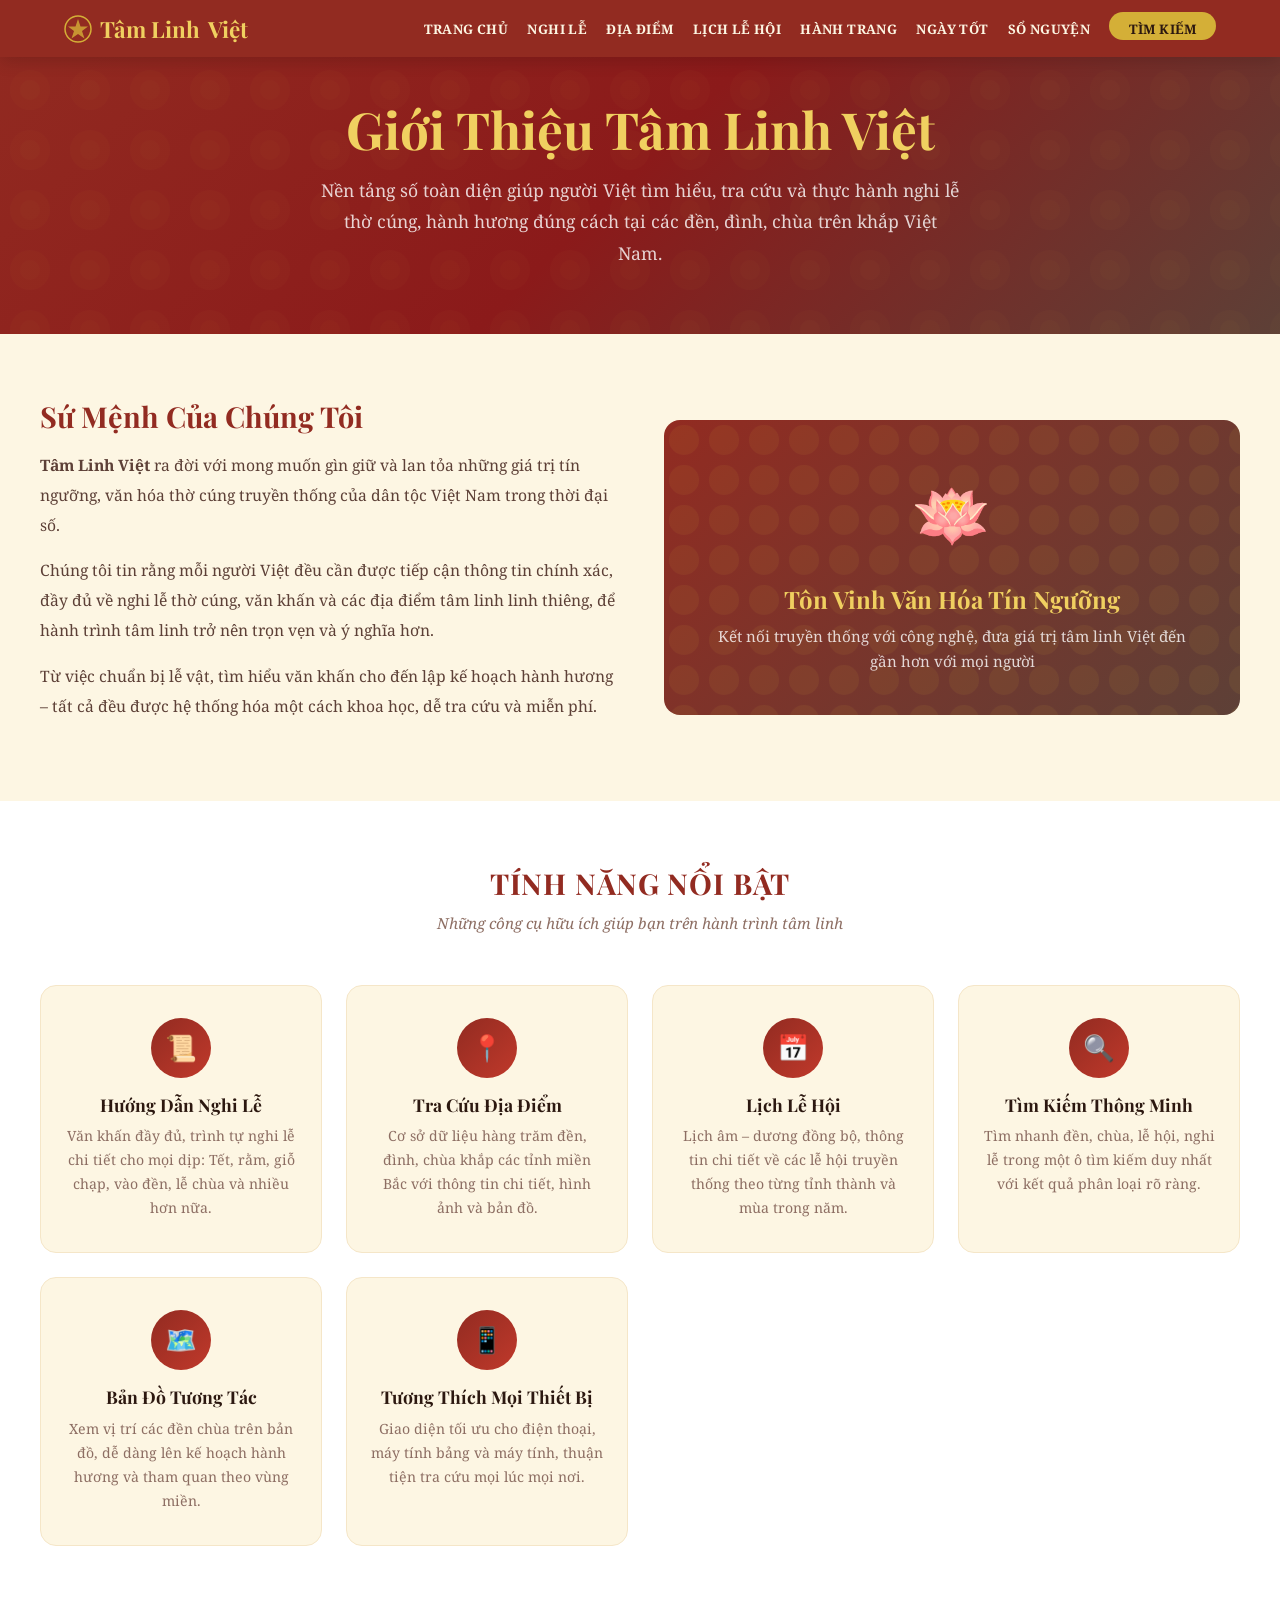
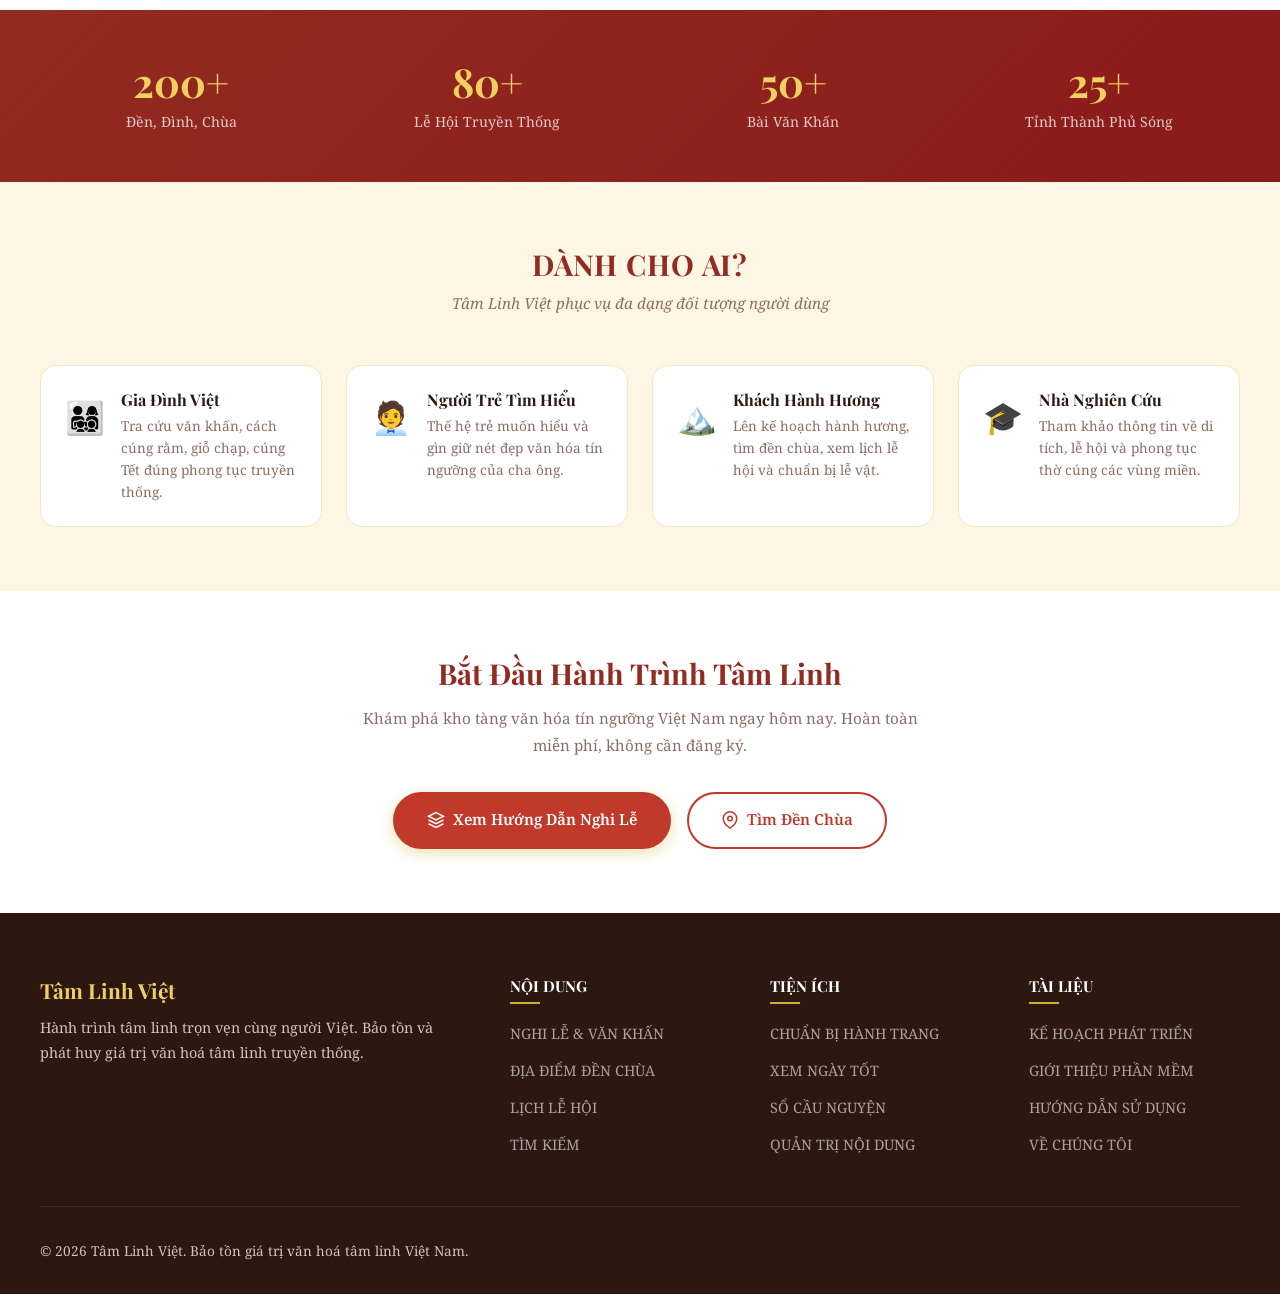
<file: gioithieu.html>
<!DOCTYPE html>
<html lang="vi">
<head>
  <meta charset="UTF-8">
  <meta name="viewport" content="width=device-width, initial-scale=1.0">
  <title>Giới Thiệu – Tâm Linh Việt</title>
  <meta name="description" content="Giới thiệu về Tâm Linh Việt – nền tảng hướng dẫn nghi lễ, thờ cúng và hành hương tại đền, đình, chùa Việt Nam.">
  <link rel="preconnect" href="https://fonts.googleapis.com">
  <link rel="preconnect" href="https://fonts.gstatic.com" crossorigin>
  <link href="https://fonts.googleapis.com/css2?family=Playfair+Display:ital,wght@0,600;0,700;1,600&family=Noto+Serif:ital,wght@0,400;0,600;1,400&display=swap" rel="stylesheet">
  <link rel="stylesheet" href="css/style.css">
  <style>
    /* Hero */
    .about-hero {
      background: linear-gradient(135deg, var(--red-dark) 0%, #8B1A1A 50%, #5D4037 100%);
      padding: 6rem 1.5rem 4rem;
      text-align: center;
      position: relative;
      overflow: hidden;
    }
    .about-hero::before {
      content: '';
      position: absolute;
      inset: 0;
      background: url("data:image/svg+xml,%3Csvg width='60' height='60' viewBox='0 0 60 60' xmlns='http://www.w3.org/2000/svg'%3E%3Cg fill='none' fill-rule='evenodd'%3E%3Cg fill='%23D4AF37' fill-opacity='0.06'%3E%3Ccircle cx='30' cy='30' r='20'/%3E%3Ccircle cx='30' cy='30' r='10'/%3E%3C/g%3E%3C/g%3E%3C/svg%3E");
      opacity: 0.4;
    }
    .about-hero h1 {
      font-family: 'Playfair Display', serif;
      color: var(--gold-light);
      font-size: clamp(2rem, 5vw, 3.2rem);
      margin-bottom: 0.75rem;
      position: relative;
    }
    .about-hero p {
      color: rgba(255,255,255,0.8);
      font-size: 1.1rem;
      max-width: 640px;
      margin: 0 auto;
      position: relative;
      line-height: 1.8;
    }

    /* Mission section */
    .mission {
      padding: 4rem 0;
      background: var(--cream);
    }
    .mission-grid {
      display: grid;
      grid-template-columns: 1fr 1fr;
      gap: 3rem;
      align-items: center;
    }
    .mission-text h2 {
      font-family: 'Playfair Display', serif;
      color: var(--red-dark);
      font-size: 1.8rem;
      margin-bottom: 1rem;
    }
    .mission-text p {
      color: var(--text-mid);
      line-height: 1.9;
      margin-bottom: 1rem;
      font-size: 0.98rem;
    }
    .mission-visual {
      background: linear-gradient(135deg, var(--red-dark), var(--brown));
      border-radius: var(--radius-lg);
      padding: 2.5rem;
      text-align: center;
      color: white;
      position: relative;
      overflow: hidden;
    }
    .mission-visual::before {
      content: '';
      position: absolute;
      inset: 0;
      background: url("data:image/svg+xml,%3Csvg width='40' height='40' viewBox='0 0 40 40' xmlns='http://www.w3.org/2000/svg'%3E%3Cg fill='%23D4AF37' fill-opacity='0.08'%3E%3Ccircle cx='20' cy='20' r='15'/%3E%3C/g%3E%3C/svg%3E");
    }
    .mission-visual .mv-icon {
      font-size: 4rem;
      margin-bottom: 1rem;
      position: relative;
    }
    .mission-visual h3 {
      font-family: 'Playfair Display', serif;
      color: var(--gold-light);
      font-size: 1.5rem;
      margin-bottom: 0.5rem;
      position: relative;
    }
    .mission-visual p {
      color: rgba(255,255,255,0.8);
      font-size: 0.95rem;
      position: relative;
    }

    /* Features highlight */
    .features-about {
      padding: 4rem 0;
      background: white;
    }
    .features-about .section-title {
      text-align: center;
      font-family: 'Playfair Display', serif;
      color: var(--red-dark);
      font-size: 1.8rem;
      margin-bottom: 0.5rem;
    }
    .features-about .section-subtitle {
      text-align: center;
      color: var(--text-light);
      margin-bottom: 3rem;
      font-size: 0.95rem;
    }
    .feat-grid {
      display: grid;
      grid-template-columns: repeat(auto-fit, minmax(260px, 1fr));
      gap: 1.5rem;
    }
    .feat-card {
      background: var(--cream);
      border-radius: var(--radius-lg);
      padding: 2rem 1.5rem;
      text-align: center;
      border: 1px solid var(--cream-dark);
      transition: transform 0.2s, box-shadow 0.2s;
    }
    .feat-card:hover {
      transform: translateY(-4px);
      box-shadow: var(--shadow-md);
      border-color: var(--gold-light);
    }
    .feat-card .fc-icon {
      width: 60px;
      height: 60px;
      border-radius: 50%;
      background: linear-gradient(135deg, var(--red-dark), var(--red));
      display: flex;
      align-items: center;
      justify-content: center;
      margin: 0 auto 1rem;
      font-size: 1.6rem;
    }
    .feat-card h3 {
      font-family: 'Playfair Display', serif;
      color: var(--text-dark);
      font-size: 1.1rem;
      margin-bottom: 0.5rem;
    }
    .feat-card p {
      color: var(--text-light);
      font-size: 0.88rem;
      line-height: 1.7;
    }

    /* Stats */
    .stats-bar {
      background: linear-gradient(135deg, var(--red-dark), #8B1A1A);
      padding: 3rem 0;
    }
    .stats-grid {
      display: grid;
      grid-template-columns: repeat(4, 1fr);
      gap: 1.5rem;
      text-align: center;
    }
    .stat-item .stat-num {
      font-family: 'Playfair Display', serif;
      font-size: 2.5rem;
      color: var(--gold-light);
      font-weight: 700;
      line-height: 1.2;
    }
    .stat-item .stat-label {
      color: rgba(255,255,255,0.75);
      font-size: 0.88rem;
      margin-top: 0.25rem;
    }

    /* Target audience */
    .audience {
      padding: 4rem 0;
      background: var(--cream);
    }
    .audience .section-title {
      text-align: center;
      font-family: 'Playfair Display', serif;
      color: var(--red-dark);
      font-size: 1.8rem;
      margin-bottom: 0.5rem;
    }
    .audience .section-subtitle {
      text-align: center;
      color: var(--text-light);
      margin-bottom: 3rem;
      font-size: 0.95rem;
    }
    .audience-grid {
      display: grid;
      grid-template-columns: repeat(auto-fit, minmax(240px, 1fr));
      gap: 1.5rem;
    }
    .audience-card {
      background: white;
      border-radius: var(--radius-lg);
      padding: 1.5rem;
      border: 1px solid var(--cream-dark);
      display: flex;
      gap: 1rem;
      align-items: flex-start;
      transition: transform 0.2s, box-shadow 0.2s;
    }
    .audience-card:hover {
      transform: translateY(-3px);
      box-shadow: var(--shadow-sm);
    }
    .audience-card .ac-icon {
      font-size: 2rem;
      flex-shrink: 0;
    }
    .audience-card h4 {
      font-family: 'Playfair Display', serif;
      color: var(--text-dark);
      font-size: 1rem;
      margin-bottom: 0.3rem;
    }
    .audience-card p {
      color: var(--text-light);
      font-size: 0.85rem;
      line-height: 1.6;
    }

    /* CTA section */
    .cta-about {
      padding: 4rem 0;
      background: white;
      text-align: center;
    }
    .cta-about h2 {
      font-family: 'Playfair Display', serif;
      color: var(--red-dark);
      font-size: 1.8rem;
      margin-bottom: 0.75rem;
    }
    .cta-about p {
      color: var(--text-light);
      max-width: 560px;
      margin: 0 auto 2rem;
      font-size: 0.95rem;
      line-height: 1.8;
    }
    .cta-btns {
      display: flex;
      justify-content: center;
      gap: 1rem;
      flex-wrap: wrap;
    }
    .cta-btns .btn-primary,
    .cta-btns .btn-outline {
      display: inline-flex;
      align-items: center;
      gap: 0.5rem;
      padding: 0.85rem 2rem;
      border-radius: 50px;
      font-weight: 600;
      font-size: 0.95rem;
      transition: all 0.2s;
    }
    .cta-btns .btn-primary {
      background: var(--red);
      color: white;
      border: 2px solid var(--red);
    }
    .cta-btns .btn-primary:hover {
      background: var(--red-dark);
      border-color: var(--red-dark);
    }
    .cta-btns .btn-outline {
      background: transparent;
      color: var(--red);
      border: 2px solid var(--red);
    }
    .cta-btns .btn-outline:hover {
      background: var(--red);
      color: white;
    }

    @media (max-width: 768px) {
      .mission-grid { grid-template-columns: 1fr; }
      .stats-grid { grid-template-columns: repeat(2, 1fr); gap: 2rem; }
    }
    @media (max-width: 480px) {
      .stats-grid { grid-template-columns: 1fr; }
    }
  </style>
</head>
<body>

  <!-- NAVBAR -->
  <nav class="navbar solid" id="navbar">
    <div class="navbar-inner">
      <a href="index.html" class="nav-logo">
        <svg width="28" height="28" viewBox="0 0 28 28" fill="none">
          <circle cx="14" cy="14" r="13" stroke="#D4AF37" stroke-width="1.5"/>
          <path d="M14 4L16.5 11.5H24L18 16L20.5 23.5L14 19L7.5 23.5L10 16L4 11.5H11.5Z" fill="#D4AF37" opacity="0.8"/>
        </svg>
        Tâm Linh <span>Việt</span>
      </a>
      <ul class="nav-links" id="navLinks">
        <li><a href="index.html">TRANG CHỦ</a></li>
        <li><a href="huong-dan.html">NGHI LỄ</a></li>
        <li><a href="dia-diem.html">ĐỊA ĐIỂM</a></li>
        <li><a href="lich-le-hoi.html">LỊCH LỄ HỘI</a></li>
        <li><a href="chuan-bi.html">HÀNH TRANG</a></li>
        <li><a href="xem-ngay.html">NGÀY TỐT</a></li>
        <li><a href="so-nguyen.html">SỔ NGUYỆN</a></li>
        <li><a href="tim-kiem.html" class="nav-cta">TÌM KIẾM</a></li>
      </ul>
      <button class="hamburger" id="hamburger" aria-label="Menu">
        <span></span><span></span><span></span>
      </button>
    </div>
  </nav>

  <!-- HERO -->
  <div class="about-hero">
    <h1>Giới Thiệu Tâm Linh Việt</h1>
    <p>Nền tảng số toàn diện giúp người Việt tìm hiểu, tra cứu và thực hành nghi lễ thờ cúng, hành hương đúng cách tại các đền, đình, chùa trên khắp Việt Nam.</p>
  </div>

  <!-- SỨ MỆNH -->
  <section class="section mission">
    <div class="container">
      <div class="mission-grid">
        <div class="mission-text">
          <h2>Sứ Mệnh Của Chúng Tôi</h2>
          <p>
            <strong>Tâm Linh Việt</strong> ra đời với mong muốn gìn giữ và lan tỏa những giá trị tín ngưỡng, văn hóa thờ cúng truyền thống của dân tộc Việt Nam trong thời đại số.
          </p>
          <p>
            Chúng tôi tin rằng mỗi người Việt đều cần được tiếp cận thông tin chính xác, đầy đủ về nghi lễ thờ cúng, văn khấn và các địa điểm tâm linh linh thiêng, để hành trình tâm linh trở nên trọn vẹn và ý nghĩa hơn.
          </p>
          <p>
            Từ việc chuẩn bị lễ vật, tìm hiểu văn khấn cho đến lập kế hoạch hành hương – tất cả đều được hệ thống hóa một cách khoa học, dễ tra cứu và miễn phí.
          </p>
        </div>
        <div class="mission-visual">
          <div class="mv-icon">🪷</div>
          <h3>Tôn Vinh Văn Hóa Tín Ngưỡng</h3>
          <p>Kết nối truyền thống với công nghệ, đưa giá trị tâm linh Việt đến gần hơn với mọi người</p>
        </div>
      </div>
    </div>
  </section>

  <!-- TÍNH NĂNG NỔI BẬT -->
  <section class="features-about">
    <div class="container">
      <h2 class="section-title">Tính Năng Nổi Bật</h2>
      <p class="section-subtitle">Những công cụ hữu ích giúp bạn trên hành trình tâm linh</p>
      <div class="feat-grid">
        <div class="feat-card">
          <div class="fc-icon">📜</div>
          <h3>Hướng Dẫn Nghi Lễ</h3>
          <p>Văn khấn đầy đủ, trình tự nghi lễ chi tiết cho mọi dịp: Tết, rằm, giỗ chạp, vào đền, lễ chùa và nhiều hơn nữa.</p>
        </div>
        <div class="feat-card">
          <div class="fc-icon">📍</div>
          <h3>Tra Cứu Địa Điểm</h3>
          <p>Cơ sở dữ liệu hàng trăm đền, đình, chùa khắp các tỉnh miền Bắc với thông tin chi tiết, hình ảnh và bản đồ.</p>
        </div>
        <div class="feat-card">
          <div class="fc-icon">📅</div>
          <h3>Lịch Lễ Hội</h3>
          <p>Lịch âm – dương đồng bộ, thông tin chi tiết về các lễ hội truyền thống theo từng tỉnh thành và mùa trong năm.</p>
        </div>
        <div class="feat-card">
          <div class="fc-icon">🔍</div>
          <h3>Tìm Kiếm Thông Minh</h3>
          <p>Tìm nhanh đền, chùa, lễ hội, nghi lễ trong một ô tìm kiếm duy nhất với kết quả phân loại rõ ràng.</p>
        </div>
        <div class="feat-card">
          <div class="fc-icon">🗺️</div>
          <h3>Bản Đồ Tương Tác</h3>
          <p>Xem vị trí các đền chùa trên bản đồ, dễ dàng lên kế hoạch hành hương và tham quan theo vùng miền.</p>
        </div>
        <div class="feat-card">
          <div class="fc-icon">📱</div>
          <h3>Tương Thích Mọi Thiết Bị</h3>
          <p>Giao diện tối ưu cho điện thoại, máy tính bảng và máy tính, thuận tiện tra cứu mọi lúc mọi nơi.</p>
        </div>
      </div>
    </div>
  </section>

  <!-- THỐNG KÊ -->
  <section class="stats-bar">
    <div class="container">
      <div class="stats-grid">
        <div class="stat-item">
          <div class="stat-num">200+</div>
          <div class="stat-label">Đền, Đình, Chùa</div>
        </div>
        <div class="stat-item">
          <div class="stat-num">80+</div>
          <div class="stat-label">Lễ Hội Truyền Thống</div>
        </div>
        <div class="stat-item">
          <div class="stat-num">50+</div>
          <div class="stat-label">Bài Văn Khấn</div>
        </div>
        <div class="stat-item">
          <div class="stat-num">25+</div>
          <div class="stat-label">Tỉnh Thành Phủ Sóng</div>
        </div>
      </div>
    </div>
  </section>

  <!-- ĐỐI TƯỢNG SỬ DỤNG -->
  <section class="section audience">
    <div class="container">
      <h2 class="section-title">Dành Cho Ai?</h2>
      <p class="section-subtitle">Tâm Linh Việt phục vụ đa dạng đối tượng người dùng</p>
      <div class="audience-grid">
        <div class="audience-card">
          <div class="ac-icon">👨‍👩‍👧‍👦</div>
          <div>
            <h4>Gia Đình Việt</h4>
            <p>Tra cứu văn khấn, cách cúng rằm, giỗ chạp, cúng Tết đúng phong tục truyền thống.</p>
          </div>
        </div>
        <div class="audience-card">
          <div class="ac-icon">🧑‍💼</div>
          <div>
            <h4>Người Trẻ Tìm Hiểu</h4>
            <p>Thế hệ trẻ muốn hiểu và gìn giữ nét đẹp văn hóa tín ngưỡng của cha ông.</p>
          </div>
        </div>
        <div class="audience-card">
          <div class="ac-icon">🏔️</div>
          <div>
            <h4>Khách Hành Hương</h4>
            <p>Lên kế hoạch hành hương, tìm đền chùa, xem lịch lễ hội và chuẩn bị lễ vật.</p>
          </div>
        </div>
        <div class="audience-card">
          <div class="ac-icon">🎓</div>
          <div>
            <h4>Nhà Nghiên Cứu</h4>
            <p>Tham khảo thông tin về di tích, lễ hội và phong tục thờ cúng các vùng miền.</p>
          </div>
        </div>
      </div>
    </div>
  </section>

  <!-- CTA -->
  <section class="cta-about">
    <div class="container">
      <h2>Bắt Đầu Hành Trình Tâm Linh</h2>
      <p>Khám phá kho tàng văn hóa tín ngưỡng Việt Nam ngay hôm nay. Hoàn toàn miễn phí, không cần đăng ký.</p>
      <div class="cta-btns">
        <a href="huong-dan.html" class="btn-primary">
          <svg width="18" height="18" viewBox="0 0 24 24" fill="none" stroke="currentColor" stroke-width="2"><path d="M12 2L2 7l10 5 10-5-10-5z"/><path d="M2 17l10 5 10-5"/><path d="M2 12l10 5 10-5"/></svg>
          Xem Hướng Dẫn Nghi Lễ
        </a>
        <a href="dia-diem.html" class="btn-outline">
          <svg width="18" height="18" viewBox="0 0 24 24" fill="none" stroke="currentColor" stroke-width="2"><path d="M21 10c0 7-9 13-9 13s-9-6-9-13a9 9 0 0118 0z"/><circle cx="12" cy="10" r="3"/></svg>
          Tìm Đền Chùa
        </a>
      </div>
    </div>
  </section>

  <!-- FOOTER -->
  <footer>
    <div class="footer-grid">
      <div class="footer-brand">
        <h3>Tâm Linh Việt</h3>
        <p>Hành trình tâm linh trọn vẹn cùng người Việt. Bảo tồn và phát huy giá trị văn hoá tâm linh truyền thống.</p>
      </div>
      <div class="footer-col">
        <h4>NỘI DUNG</h4>
        <ul>
          <li><a href="huong-dan.html">NGHI LỄ & VĂN KHẤN</a></li>
          <li><a href="dia-diem.html">ĐỊA ĐIỂM ĐỀN CHÙA</a></li>
          <li><a href="lich-le-hoi.html">LỊCH LỄ HỘI</a></li>
          <li><a href="tim-kiem.html">TÌM KIẾM</a></li>
        </ul>
      </div>
      <div class="footer-col">
        <h4>TIỆN ÍCH</h4>
        <ul>
          <li><a href="chuan-bi.html">CHUẨN BỊ HÀNH TRANG</a></li>
          <li><a href="xem-ngay.html">XEM NGÀY TỐT</a></li>
          <li><a href="so-nguyen.html">SỔ CẦU NGUYỆN</a></li>
          <li><a href="admin/login.html">QUẢN TRỊ NỘI DUNG</a></li>
        </ul>
      </div>
      <div class="footer-col">
        <h4>TÀI LIỆU</h4>
        <ul>
          <li><a href="kehoach.html">KẾ HOẠCH PHÁT TRIỂN</a></li>
          <li><a href="sale.html">GIỚI THIỆU PHẦN MỀM</a></li>
          <li><a href="hdsd.html">HƯỚNG DẪN SỬ DỤNG</a></li>
          <li><a href="gioithieu.html">VỀ CHÚNG TÔI</a></li>
        </ul>
      </div>
    </div>
    <div class="footer-bottom">
      <span>© 2026 Tâm Linh Việt. Bảo tồn giá trị văn hoá tâm linh Việt Nam.</span>
    </div>
  </footer>

  <script src="js/main.js"></script>
</body>
</html>
</file>
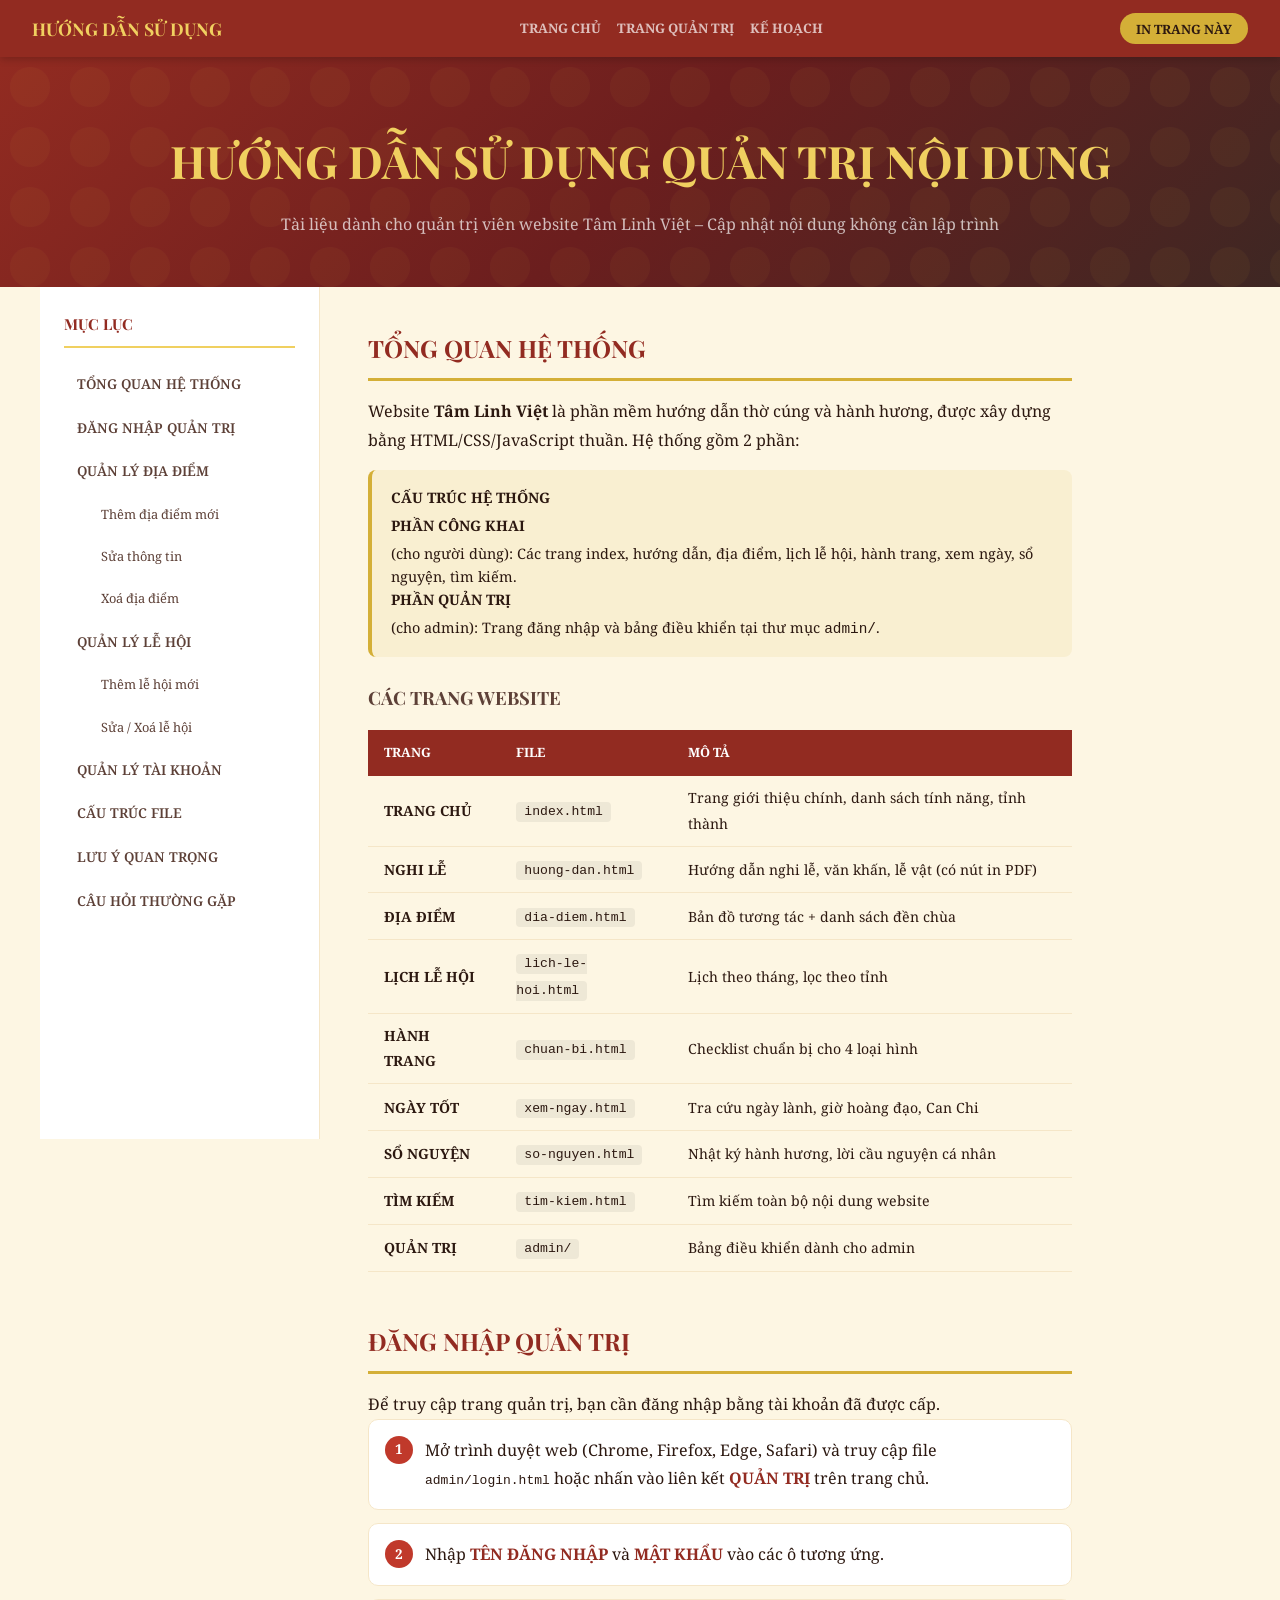
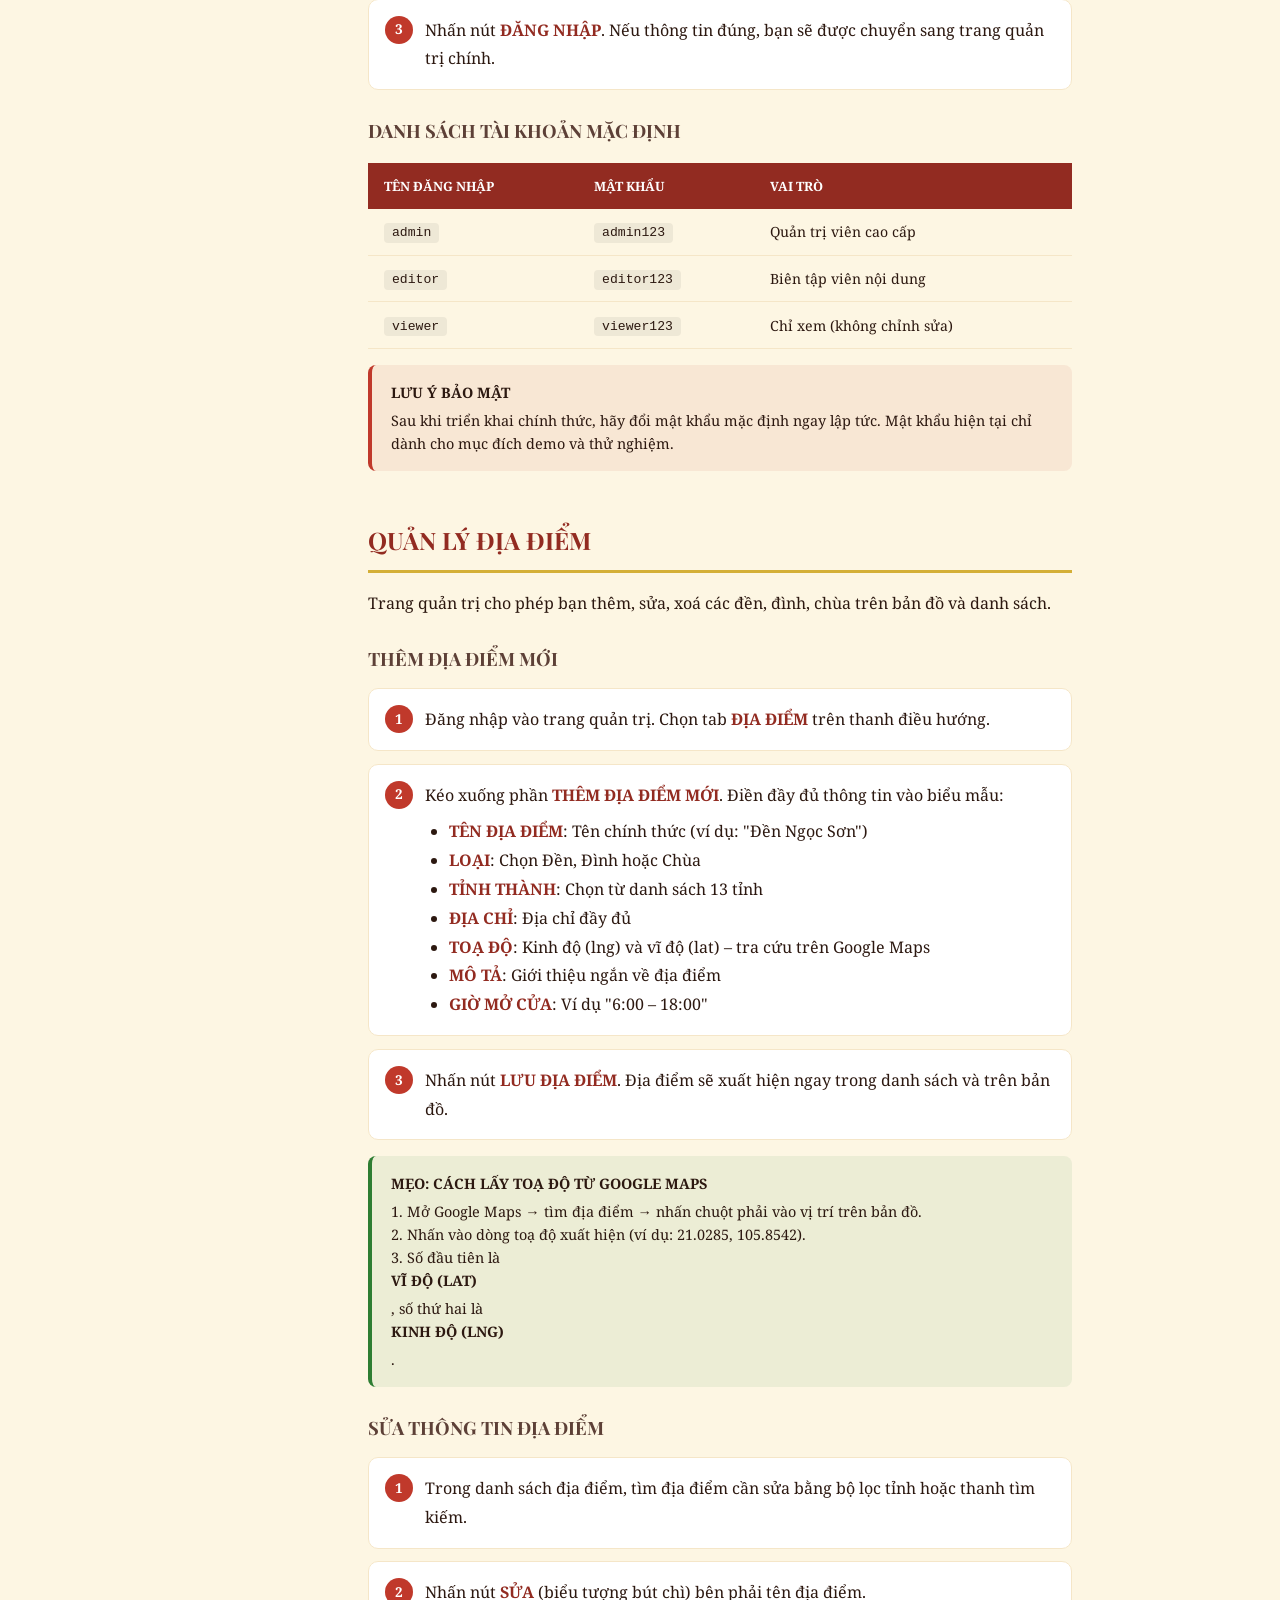
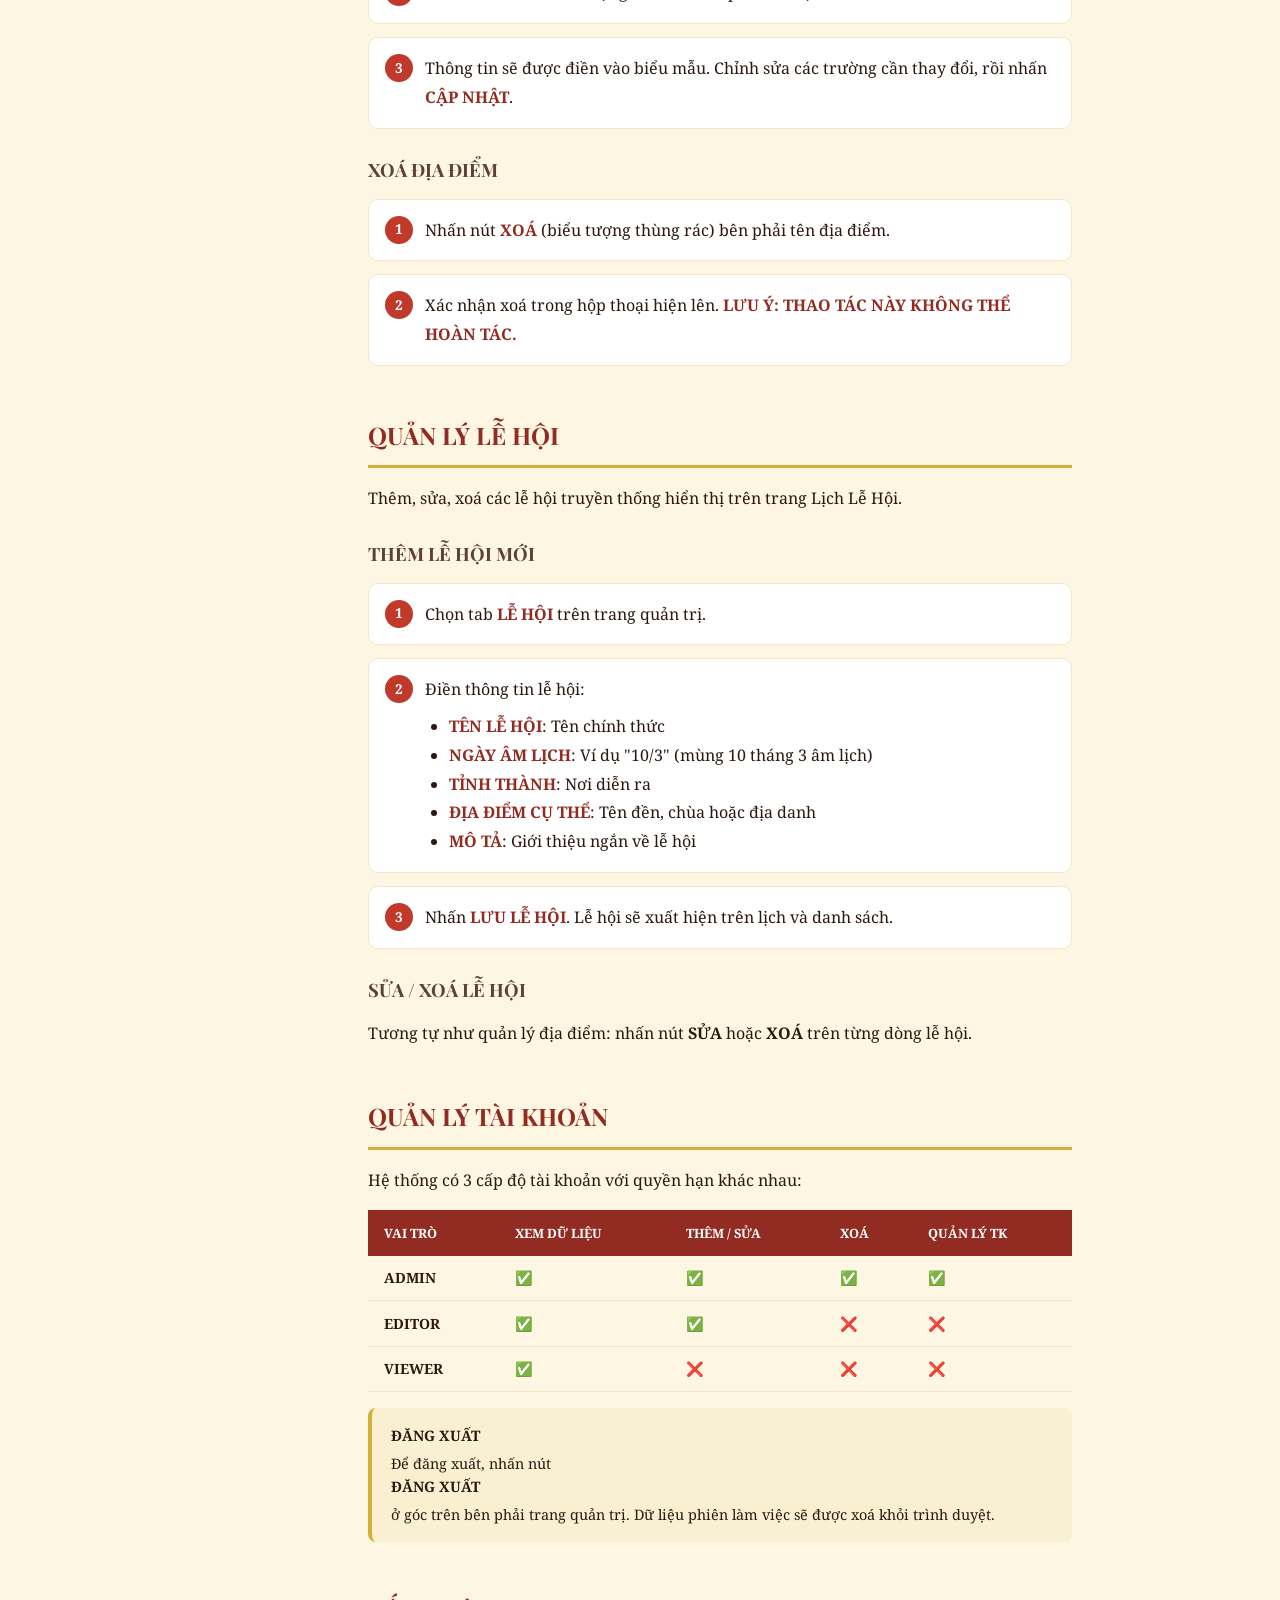
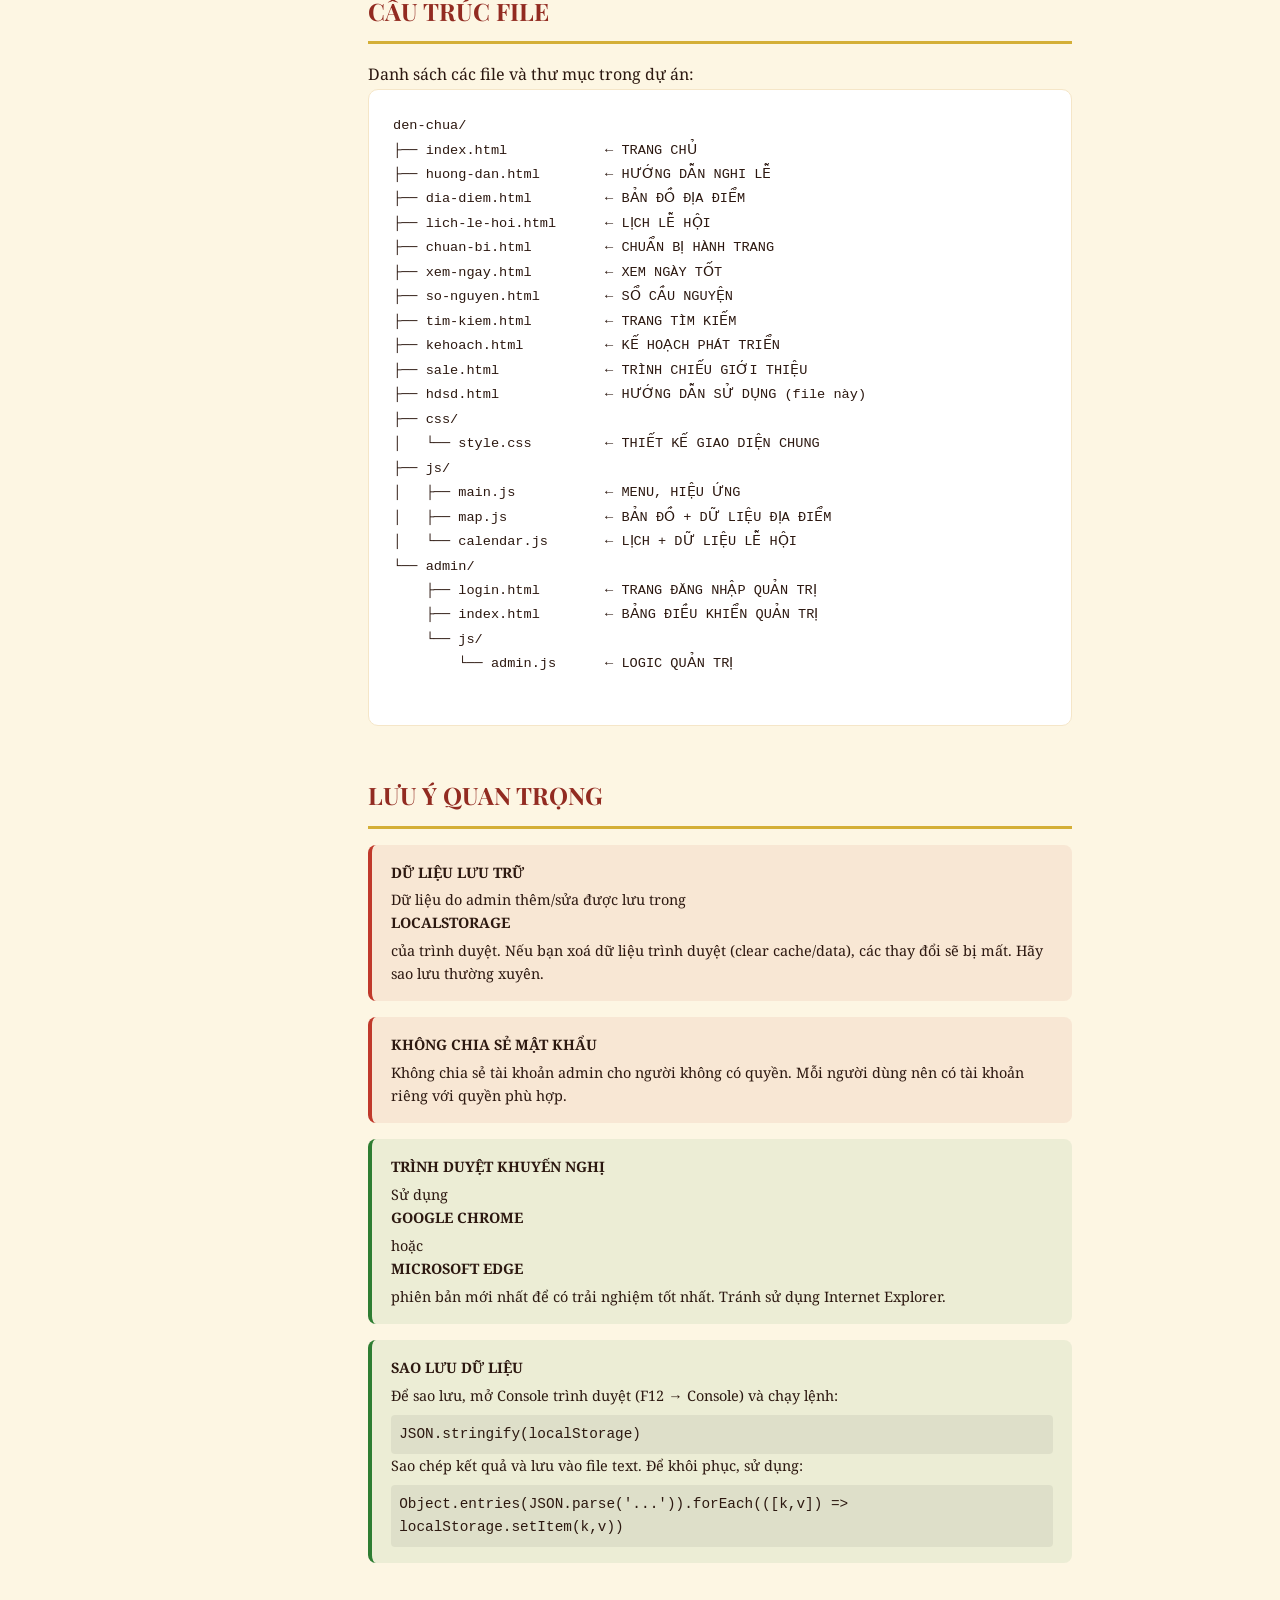
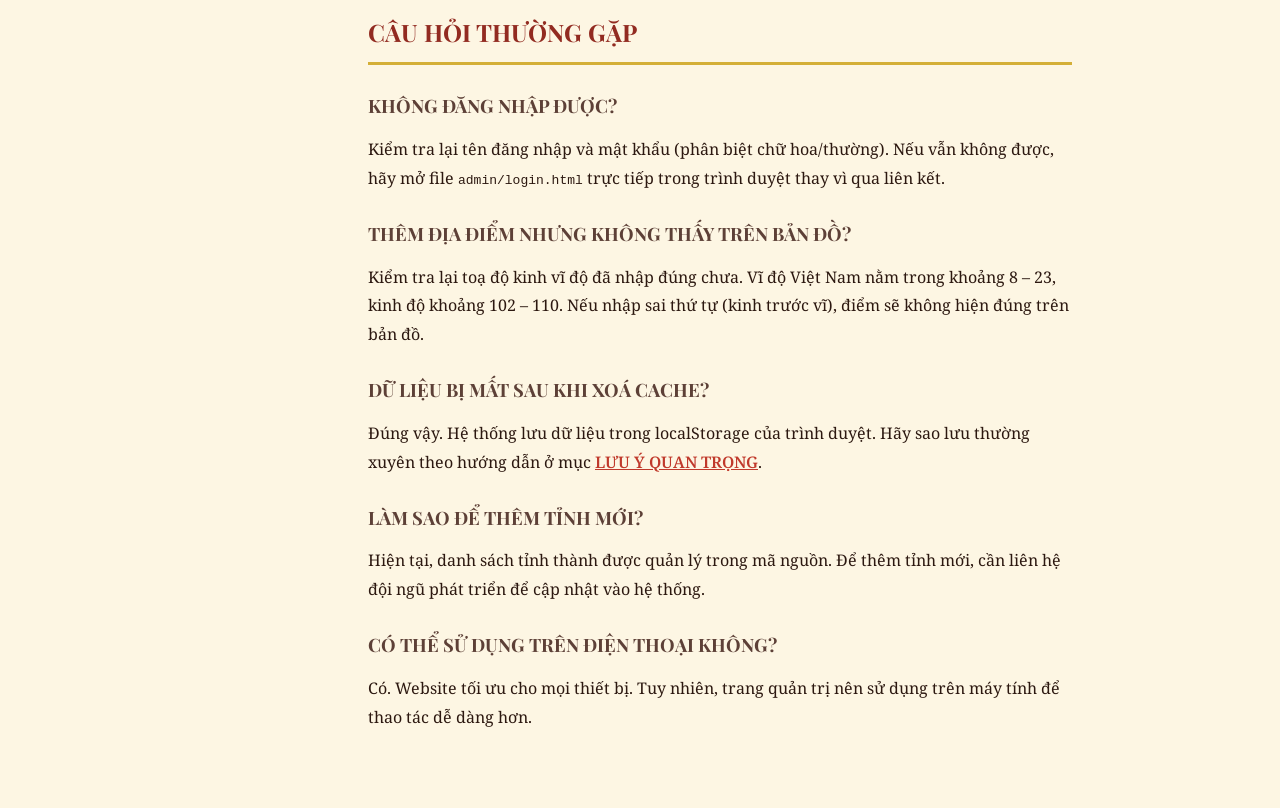
<file: hdsd.html>
<!DOCTYPE html>
<html lang="vi">
<head>
  <meta charset="UTF-8">
  <meta name="viewport" content="width=device-width, initial-scale=1.0">
  <title>Hướng Dẫn Sử Dụng – Quản Trị Tâm Linh Việt</title>
  <link rel="preconnect" href="https://fonts.googleapis.com">
  <link rel="preconnect" href="https://fonts.gstatic.com" crossorigin>
  <link href="https://fonts.googleapis.com/css2?family=Playfair+Display:ital,wght@0,600;0,700;1,600&family=Noto+Serif:ital,wght@0,400;0,600;1,400&display=swap" rel="stylesheet">
  <style>
    :root {
      --red: #C0392B; --red-dark: #922B21; --gold: #D4AF37; --gold-light: #F0D060;
      --brown: #5D4037; --cream: #FDF6E3; --cream-dark: #F5E6C8;
      --green: #2E7D32; --text-dark: #2C1810; --text-mid: #5D4037; --text-light: #8D6E63;
    }
    *, *::before, *::after { box-sizing: border-box; margin: 0; padding: 0; }
    body {
      font-family: 'Noto Serif', serif;
      background: var(--cream); color: var(--text-dark); line-height: 1.8;
    }

    /* ===== TOP NAV ===== */
    .hdsd-nav {
      position: sticky; top: 0; z-index: 100;
      background: var(--red-dark); padding: 0.8rem 2rem;
      display: flex; align-items: center; justify-content: space-between;
      box-shadow: 0 2px 8px rgba(0,0,0,0.2);
    }
    .hdsd-nav-logo {
      font-family: 'Playfair Display', serif; font-size: 1.1rem;
      font-weight: 700; color: var(--gold-light);
    }
    .hdsd-nav-links { display: flex; gap: 1rem; }
    .hdsd-nav-links a {
      color: rgba(255,255,255,0.7); font-size: 0.82rem; text-decoration: none;
      font-weight: 700; text-transform: uppercase; transition: color 0.2s;
    }
    .hdsd-nav-links a:hover { color: var(--gold-light); }
    .hdsd-print-btn {
      background: var(--gold); color: var(--text-dark);
      font-weight: 700; font-size: 0.8rem; text-transform: uppercase;
      padding: 0.4rem 1rem; border-radius: 20px; border: none;
      cursor: pointer; font-family: inherit; transition: background 0.2s;
    }
    .hdsd-print-btn:hover { background: var(--gold-light); }

    /* ===== HERO ===== */
    .hdsd-hero {
      background: linear-gradient(135deg, var(--red-dark), #6B1E1E, #3E2723);
      padding: 4rem 2rem 3rem; text-align: center; position: relative; overflow: hidden;
    }
    .hdsd-hero::before {
      content: ''; position: absolute; inset: 0;
      background: url("data:image/svg+xml,%3Csvg width='60' height='60' viewBox='0 0 60 60' xmlns='http://www.w3.org/2000/svg'%3E%3Cg fill='none'%3E%3Cg fill='%23D4AF37' fill-opacity='0.05'%3E%3Ccircle cx='30' cy='30' r='20'/%3E%3C/g%3E%3C/g%3E%3C/svg%3E");
    }
    .hdsd-hero h1 {
      font-family: 'Playfair Display', serif; color: var(--gold-light);
      font-size: clamp(1.8rem, 4vw, 2.8rem); text-transform: uppercase;
      font-weight: 700; position: relative; margin-bottom: 0.5rem;
    }
    .hdsd-hero p { color: rgba(255,255,255,0.7); font-size: 1rem; position: relative; }

    /* ===== LAYOUT ===== */
    .hdsd-layout {
      display: flex; max-width: 1200px; margin: 0 auto; min-height: calc(100vh - 200px);
    }

    /* Sidebar */
    .hdsd-sidebar {
      width: 280px; flex-shrink: 0; padding: 1.5rem;
      background: white; border-right: 1px solid var(--cream-dark);
      position: sticky; top: 48px; height: calc(100vh - 48px); overflow-y: auto;
    }
    .hdsd-sidebar-title {
      font-family: 'Playfair Display', serif; font-size: 0.95rem;
      color: var(--red-dark); text-transform: uppercase; font-weight: 700;
      margin-bottom: 1rem; padding-bottom: 0.5rem;
      border-bottom: 2px solid var(--gold-light);
    }
    .hdsd-menu { list-style: none; }
    .hdsd-menu li { margin-bottom: 0.2rem; }
    .hdsd-menu a {
      display: block; padding: 0.5rem 0.8rem; border-radius: 6px;
      font-size: 0.85rem; color: var(--text-mid); text-decoration: none;
      transition: all 0.2s; font-weight: 600;
    }
    .hdsd-menu a:hover { background: rgba(192,57,43,0.06); color: var(--red); }
    .hdsd-menu a.active { background: var(--red); color: white; }
    .hdsd-menu .sub { padding-left: 1.5rem; }
    .hdsd-menu .sub a { font-size: 0.8rem; font-weight: 400; }

    /* Content */
    .hdsd-content {
      flex: 1; padding: 2.5rem 3rem; max-width: 800px;
    }

    .hdsd-section { margin-bottom: 3rem; }
    .hdsd-section h2 {
      font-family: 'Playfair Display', serif; color: var(--red-dark);
      font-size: 1.5rem; text-transform: uppercase; font-weight: 700;
      margin-bottom: 1rem; padding-bottom: 0.5rem;
      border-bottom: 3px solid var(--gold);
    }
    .hdsd-section h3 {
      font-family: 'Playfair Display', serif; color: var(--brown);
      font-size: 1.15rem; text-transform: uppercase; font-weight: 700;
      margin: 1.5rem 0 0.8rem;
    }

    /* Steps */
    .step-list { counter-reset: step; }
    .step-item {
      counter-increment: step;
      padding: 1rem 1rem 1rem 3.5rem; margin-bottom: 0.8rem;
      background: white; border-radius: 10px;
      border: 1px solid var(--cream-dark);
      position: relative;
    }
    .step-item::before {
      content: counter(step);
      position: absolute; left: 1rem; top: 1rem;
      width: 28px; height: 28px; border-radius: 50%;
      background: var(--red); color: white;
      display: flex; align-items: center; justify-content: center;
      font-weight: 700; font-size: 0.85rem;
    }
    .step-item strong { color: var(--red-dark); text-transform: uppercase; }

    /* Info boxes */
    .info-box {
      padding: 1rem 1.2rem; border-radius: 8px; margin: 1rem 0;
      font-size: 0.9rem; line-height: 1.6;
    }
    .info-box.tip { background: rgba(46,125,50,0.08); border-left: 4px solid var(--green); }
    .info-box.warn { background: rgba(192,57,43,0.08); border-left: 4px solid var(--red); }
    .info-box.note { background: rgba(212,175,55,0.1); border-left: 4px solid var(--gold); }
    .info-box strong { display: block; margin-bottom: 0.3rem; text-transform: uppercase; }

    /* Table */
    .hdsd-table {
      width: 100%; border-collapse: collapse; margin: 1rem 0;
      font-size: 0.88rem;
    }
    .hdsd-table th {
      background: var(--red-dark); color: white; padding: 0.7rem 1rem;
      text-align: left; text-transform: uppercase; font-weight: 700; font-size: 0.8rem;
    }
    .hdsd-table td {
      padding: 0.6rem 1rem; border-bottom: 1px solid var(--cream-dark);
    }
    .hdsd-table tr:hover td { background: rgba(212,175,55,0.06); }
    .hdsd-table code {
      background: rgba(0,0,0,0.06); padding: 0.15rem 0.5rem;
      border-radius: 4px; font-size: 0.82rem; font-family: monospace;
    }

    /* Screenshot placeholder */
    .screenshot {
      background: white; border: 2px dashed var(--cream-dark);
      border-radius: 10px; padding: 2rem; text-align: center;
      color: var(--text-light); font-size: 0.85rem; margin: 1rem 0;
    }
    .screenshot-icon { font-size: 2rem; margin-bottom: 0.5rem; }

    /* Print */
    @media print {
      .hdsd-nav, .hdsd-sidebar, .hdsd-print-btn { display: none !important; }
      .hdsd-layout { display: block; }
      .hdsd-content { max-width: 100%; padding: 1rem; }
      .hdsd-hero { padding: 2rem; }
      .step-item { break-inside: avoid; }
    }

    /* Responsive */
    @media (max-width: 768px) {
      .hdsd-sidebar { display: none; }
      .hdsd-content { padding: 1.5rem; }
      .hdsd-nav-links { display: none; }
    }
  </style>
</head>
<body>

  <!-- NAV -->
  <nav class="hdsd-nav">
    <span class="hdsd-nav-logo">HƯỚNG DẪN SỬ DỤNG</span>
    <div class="hdsd-nav-links">
      <a href="index.html">TRANG CHỦ</a>
      <a href="admin/login.html">TRANG QUẢN TRỊ</a>
      <a href="kehoach.html">KẾ HOẠCH</a>
    </div>
    <button class="hdsd-print-btn" onclick="window.print()">IN TRANG NÀY</button>
  </nav>

  <!-- HERO -->
  <div class="hdsd-hero">
    <h1>HƯỚNG DẪN SỬ DỤNG QUẢN TRỊ NỘI DUNG</h1>
    <p>Tài liệu dành cho quản trị viên website Tâm Linh Việt – Cập nhật nội dung không cần lập trình</p>
  </div>

  <!-- LAYOUT -->
  <div class="hdsd-layout">

    <!-- SIDEBAR -->
    <aside class="hdsd-sidebar">
      <div class="hdsd-sidebar-title">MỤC LỤC</div>
      <ul class="hdsd-menu">
        <li><a href="#tong-quan" class="active">TỔNG QUAN HỆ THỐNG</a></li>
        <li><a href="#dang-nhap">ĐĂNG NHẬP QUẢN TRỊ</a></li>
        <li><a href="#quan-ly-dia-diem">QUẢN LÝ ĐỊA ĐIỂM</a></li>
        <li class="sub"><a href="#them-dia-diem">Thêm địa điểm mới</a></li>
        <li class="sub"><a href="#sua-dia-diem">Sửa thông tin</a></li>
        <li class="sub"><a href="#xoa-dia-diem">Xoá địa điểm</a></li>
        <li><a href="#quan-ly-le-hoi">QUẢN LÝ LỄ HỘI</a></li>
        <li class="sub"><a href="#them-le-hoi">Thêm lễ hội mới</a></li>
        <li class="sub"><a href="#sua-le-hoi">Sửa / Xoá lễ hội</a></li>
        <li><a href="#tai-khoan">QUẢN LÝ TÀI KHOẢN</a></li>
        <li><a href="#cau-truc">CẤU TRÚC FILE</a></li>
        <li><a href="#luu-y">LƯU Ý QUAN TRỌNG</a></li>
        <li><a href="#faq">CÂU HỎI THƯỜNG GẶP</a></li>
      </ul>
    </aside>

    <!-- CONTENT -->
    <main class="hdsd-content">

      <!-- 1. TỔNG QUAN -->
      <section class="hdsd-section" id="tong-quan">
        <h2>TỔNG QUAN HỆ THỐNG</h2>
        <p>
          Website <strong>Tâm Linh Việt</strong> là phần mềm hướng dẫn thờ cúng và hành hương, được xây dựng bằng HTML/CSS/JavaScript
          thuần. Hệ thống gồm 2 phần:
        </p>
        <div class="info-box note">
          <strong>CẤU TRÚC HỆ THỐNG</strong>
          <strong>Phần công khai</strong> (cho người dùng): Các trang index, hướng dẫn, địa điểm, lịch lễ hội, hành trang, xem ngày, sổ nguyện, tìm kiếm.<br>
          <strong>Phần quản trị</strong> (cho admin): Trang đăng nhập và bảng điều khiển tại thư mục <code>admin/</code>.
        </div>

        <h3>CÁC TRANG WEBSITE</h3>
        <table class="hdsd-table">
          <thead>
            <tr><th>TRANG</th><th>FILE</th><th>MÔ TẢ</th></tr>
          </thead>
          <tbody>
            <tr><td><strong>TRANG CHỦ</strong></td><td><code>index.html</code></td><td>Trang giới thiệu chính, danh sách tính năng, tỉnh thành</td></tr>
            <tr><td><strong>NGHI LỄ</strong></td><td><code>huong-dan.html</code></td><td>Hướng dẫn nghi lễ, văn khấn, lễ vật (có nút in PDF)</td></tr>
            <tr><td><strong>ĐỊA ĐIỂM</strong></td><td><code>dia-diem.html</code></td><td>Bản đồ tương tác + danh sách đền chùa</td></tr>
            <tr><td><strong>LỊCH LỄ HỘI</strong></td><td><code>lich-le-hoi.html</code></td><td>Lịch theo tháng, lọc theo tỉnh</td></tr>
            <tr><td><strong>HÀNH TRANG</strong></td><td><code>chuan-bi.html</code></td><td>Checklist chuẩn bị cho 4 loại hình</td></tr>
            <tr><td><strong>NGÀY TỐT</strong></td><td><code>xem-ngay.html</code></td><td>Tra cứu ngày lành, giờ hoàng đạo, Can Chi</td></tr>
            <tr><td><strong>SỔ NGUYỆN</strong></td><td><code>so-nguyen.html</code></td><td>Nhật ký hành hương, lời cầu nguyện cá nhân</td></tr>
            <tr><td><strong>TÌM KIẾM</strong></td><td><code>tim-kiem.html</code></td><td>Tìm kiếm toàn bộ nội dung website</td></tr>
            <tr><td><strong>QUẢN TRỊ</strong></td><td><code>admin/</code></td><td>Bảng điều khiển dành cho admin</td></tr>
          </tbody>
        </table>
      </section>

      <!-- 2. ĐĂNG NHẬP -->
      <section class="hdsd-section" id="dang-nhap">
        <h2>ĐĂNG NHẬP QUẢN TRỊ</h2>
        <p>Để truy cập trang quản trị, bạn cần đăng nhập bằng tài khoản đã được cấp.</p>

        <div class="step-list">
          <div class="step-item">
            Mở trình duyệt web (Chrome, Firefox, Edge, Safari) và truy cập file <code>admin/login.html</code> hoặc nhấn vào liên kết <strong>QUẢN TRỊ</strong> trên trang chủ.
          </div>
          <div class="step-item">
            Nhập <strong>TÊN ĐĂNG NHẬP</strong> và <strong>MẬT KHẨU</strong> vào các ô tương ứng.
          </div>
          <div class="step-item">
            Nhấn nút <strong>ĐĂNG NHẬP</strong>. Nếu thông tin đúng, bạn sẽ được chuyển sang trang quản trị chính.
          </div>
        </div>

        <h3>DANH SÁCH TÀI KHOẢN MẶC ĐỊNH</h3>
        <table class="hdsd-table">
          <thead>
            <tr><th>TÊN ĐĂNG NHẬP</th><th>MẬT KHẨU</th><th>VAI TRÒ</th></tr>
          </thead>
          <tbody>
            <tr><td><code>admin</code></td><td><code>admin123</code></td><td>Quản trị viên cao cấp</td></tr>
            <tr><td><code>editor</code></td><td><code>editor123</code></td><td>Biên tập viên nội dung</td></tr>
            <tr><td><code>viewer</code></td><td><code>viewer123</code></td><td>Chỉ xem (không chỉnh sửa)</td></tr>
          </tbody>
        </table>

        <div class="info-box warn">
          <strong>LƯU Ý BẢO MẬT</strong>
          Sau khi triển khai chính thức, hãy đổi mật khẩu mặc định ngay lập tức. Mật khẩu hiện tại chỉ dành cho mục đích demo và thử nghiệm.
        </div>
      </section>

      <!-- 3. QUẢN LÝ ĐỊA ĐIỂM -->
      <section class="hdsd-section" id="quan-ly-dia-diem">
        <h2>QUẢN LÝ ĐỊA ĐIỂM</h2>
        <p>Trang quản trị cho phép bạn thêm, sửa, xoá các đền, đình, chùa trên bản đồ và danh sách.</p>

        <h3 id="them-dia-diem">THÊM ĐỊA ĐIỂM MỚI</h3>
        <div class="step-list">
          <div class="step-item">
            Đăng nhập vào trang quản trị. Chọn tab <strong>ĐỊA ĐIỂM</strong> trên thanh điều hướng.
          </div>
          <div class="step-item">
            Kéo xuống phần <strong>THÊM ĐỊA ĐIỂM MỚI</strong>. Điền đầy đủ thông tin vào biểu mẫu:
            <ul style="margin-top: 0.5rem; padding-left: 1.5rem; list-style: disc;">
              <li><strong>Tên địa điểm</strong>: Tên chính thức (ví dụ: "Đền Ngọc Sơn")</li>
              <li><strong>Loại</strong>: Chọn Đền, Đình hoặc Chùa</li>
              <li><strong>Tỉnh thành</strong>: Chọn từ danh sách 13 tỉnh</li>
              <li><strong>Địa chỉ</strong>: Địa chỉ đầy đủ</li>
              <li><strong>Toạ độ</strong>: Kinh độ (lng) và vĩ độ (lat) – tra cứu trên Google Maps</li>
              <li><strong>Mô tả</strong>: Giới thiệu ngắn về địa điểm</li>
              <li><strong>Giờ mở cửa</strong>: Ví dụ "6:00 – 18:00"</li>
            </ul>
          </div>
          <div class="step-item">
            Nhấn nút <strong>LƯU ĐỊA ĐIỂM</strong>. Địa điểm sẽ xuất hiện ngay trong danh sách và trên bản đồ.
          </div>
        </div>

        <div class="info-box tip">
          <strong>MẸO: CÁCH LẤY TOẠ ĐỘ TỪ GOOGLE MAPS</strong>
          1. Mở Google Maps → tìm địa điểm → nhấn chuột phải vào vị trí trên bản đồ.<br>
          2. Nhấn vào dòng toạ độ xuất hiện (ví dụ: 21.0285, 105.8542).<br>
          3. Số đầu tiên là <strong>vĩ độ (lat)</strong>, số thứ hai là <strong>kinh độ (lng)</strong>.
        </div>

        <h3 id="sua-dia-diem">SỬA THÔNG TIN ĐỊA ĐIỂM</h3>
        <div class="step-list">
          <div class="step-item">
            Trong danh sách địa điểm, tìm địa điểm cần sửa bằng bộ lọc tỉnh hoặc thanh tìm kiếm.
          </div>
          <div class="step-item">
            Nhấn nút <strong>SỬA</strong> (biểu tượng bút chì) bên phải tên địa điểm.
          </div>
          <div class="step-item">
            Thông tin sẽ được điền vào biểu mẫu. Chỉnh sửa các trường cần thay đổi, rồi nhấn <strong>CẬP NHẬT</strong>.
          </div>
        </div>

        <h3 id="xoa-dia-diem">XOÁ ĐỊA ĐIỂM</h3>
        <div class="step-list">
          <div class="step-item">
            Nhấn nút <strong>XOÁ</strong> (biểu tượng thùng rác) bên phải tên địa điểm.
          </div>
          <div class="step-item">
            Xác nhận xoá trong hộp thoại hiện lên. <strong>Lưu ý: thao tác này không thể hoàn tác.</strong>
          </div>
        </div>
      </section>

      <!-- 4. QUẢN LÝ LỄ HỘI -->
      <section class="hdsd-section" id="quan-ly-le-hoi">
        <h2>QUẢN LÝ LỄ HỘI</h2>
        <p>Thêm, sửa, xoá các lễ hội truyền thống hiển thị trên trang Lịch Lễ Hội.</p>

        <h3 id="them-le-hoi">THÊM LỄ HỘI MỚI</h3>
        <div class="step-list">
          <div class="step-item">
            Chọn tab <strong>LỄ HỘI</strong> trên trang quản trị.
          </div>
          <div class="step-item">
            Điền thông tin lễ hội:
            <ul style="margin-top: 0.5rem; padding-left: 1.5rem; list-style: disc;">
              <li><strong>Tên lễ hội</strong>: Tên chính thức</li>
              <li><strong>Ngày âm lịch</strong>: Ví dụ "10/3" (mùng 10 tháng 3 âm lịch)</li>
              <li><strong>Tỉnh thành</strong>: Nơi diễn ra</li>
              <li><strong>Địa điểm cụ thể</strong>: Tên đền, chùa hoặc địa danh</li>
              <li><strong>Mô tả</strong>: Giới thiệu ngắn về lễ hội</li>
            </ul>
          </div>
          <div class="step-item">
            Nhấn <strong>LƯU LỄ HỘI</strong>. Lễ hội sẽ xuất hiện trên lịch và danh sách.
          </div>
        </div>

        <h3 id="sua-le-hoi">SỬA / XOÁ LỄ HỘI</h3>
        <p>Tương tự như quản lý địa điểm: nhấn nút <strong>SỬA</strong> hoặc <strong>XOÁ</strong> trên từng dòng lễ hội.</p>
      </section>

      <!-- 5. TÀI KHOẢN -->
      <section class="hdsd-section" id="tai-khoan">
        <h2>QUẢN LÝ TÀI KHOẢN</h2>
        <p>Hệ thống có 3 cấp độ tài khoản với quyền hạn khác nhau:</p>
        <table class="hdsd-table">
          <thead>
            <tr><th>VAI TRÒ</th><th>XEM DỮ LIỆU</th><th>THÊM / SỬA</th><th>XOÁ</th><th>QUẢN LÝ TK</th></tr>
          </thead>
          <tbody>
            <tr><td><strong>ADMIN</strong></td><td>✅</td><td>✅</td><td>✅</td><td>✅</td></tr>
            <tr><td><strong>EDITOR</strong></td><td>✅</td><td>✅</td><td>❌</td><td>❌</td></tr>
            <tr><td><strong>VIEWER</strong></td><td>✅</td><td>❌</td><td>❌</td><td>❌</td></tr>
          </tbody>
        </table>

        <div class="info-box note">
          <strong>ĐĂNG XUẤT</strong>
          Để đăng xuất, nhấn nút <strong>ĐĂNG XUẤT</strong> ở góc trên bên phải trang quản trị. Dữ liệu phiên làm việc sẽ được xoá khỏi trình duyệt.
        </div>
      </section>

      <!-- 6. CẤU TRÚC FILE -->
      <section class="hdsd-section" id="cau-truc">
        <h2>CẤU TRÚC FILE</h2>
        <p>Danh sách các file và thư mục trong dự án:</p>
        <div style="background: white; border-radius: 10px; padding: 1.5rem; border: 1px solid var(--cream-dark); font-family: monospace; font-size: 0.85rem; line-height: 1.8;">
          <pre style="white-space: pre-wrap;">
den-chua/
├── index.html            ← TRANG CHỦ
├── huong-dan.html        ← HƯỚNG DẪN NGHI LỄ
├── dia-diem.html         ← BẢN ĐỒ ĐỊA ĐIỂM
├── lich-le-hoi.html      ← LỊCH LỄ HỘI
├── chuan-bi.html         ← CHUẨN BỊ HÀNH TRANG
├── xem-ngay.html         ← XEM NGÀY TỐT
├── so-nguyen.html        ← SỔ CẦU NGUYỆN
├── tim-kiem.html         ← TRANG TÌM KIẾM
├── kehoach.html          ← KẾ HOẠCH PHÁT TRIỂN
├── sale.html             ← TRÌNH CHIẾU GIỚI THIỆU
├── hdsd.html             ← HƯỚNG DẪN SỬ DỤNG (file này)
├── css/
│   └── style.css         ← THIẾT KẾ GIAO DIỆN CHUNG
├── js/
│   ├── main.js           ← MENU, HIỆU ỨNG
│   ├── map.js            ← BẢN ĐỒ + DỮ LIỆU ĐỊA ĐIỂM
│   └── calendar.js       ← LỊCH + DỮ LIỆU LỄ HỘI
└── admin/
    ├── login.html        ← TRANG ĐĂNG NHẬP QUẢN TRỊ
    ├── index.html        ← BẢNG ĐIỀU KHIỂN QUẢN TRỊ
    └── js/
        └── admin.js      ← LOGIC QUẢN TRỊ
          </pre>
        </div>
      </section>

      <!-- 7. LƯU Ý -->
      <section class="hdsd-section" id="luu-y">
        <h2>LƯU Ý QUAN TRỌNG</h2>

        <div class="info-box warn">
          <strong>DỮ LIỆU LƯU TRỮ</strong>
          Dữ liệu do admin thêm/sửa được lưu trong <strong>localStorage</strong> của trình duyệt. Nếu bạn xoá dữ liệu trình duyệt (clear cache/data), các thay đổi sẽ bị mất. Hãy sao lưu thường xuyên.
        </div>

        <div class="info-box warn">
          <strong>KHÔNG CHIA SẺ MẬT KHẨU</strong>
          Không chia sẻ tài khoản admin cho người không có quyền. Mỗi người dùng nên có tài khoản riêng với quyền phù hợp.
        </div>

        <div class="info-box tip">
          <strong>TRÌNH DUYỆT KHUYẾN NGHỊ</strong>
          Sử dụng <strong>Google Chrome</strong> hoặc <strong>Microsoft Edge</strong> phiên bản mới nhất để có trải nghiệm tốt nhất. Tránh sử dụng Internet Explorer.
        </div>

        <div class="info-box tip">
          <strong>SAO LƯU DỮ LIỆU</strong>
          Để sao lưu, mở Console trình duyệt (F12 → Console) và chạy lệnh:
          <code style="display: block; margin-top: 0.5rem; background: rgba(0,0,0,0.06); padding: 0.5rem; border-radius: 4px;">
            JSON.stringify(localStorage)
          </code>
          Sao chép kết quả và lưu vào file text. Để khôi phục, sử dụng:
          <code style="display: block; margin-top: 0.5rem; background: rgba(0,0,0,0.06); padding: 0.5rem; border-radius: 4px;">
            Object.entries(JSON.parse('...')).forEach(([k,v]) => localStorage.setItem(k,v))
          </code>
        </div>
      </section>

      <!-- 8. FAQ -->
      <section class="hdsd-section" id="faq">
        <h2>CÂU HỎI THƯỜNG GẶP</h2>

        <h3>KHÔNG ĐĂNG NHẬP ĐƯỢC?</h3>
        <p>Kiểm tra lại tên đăng nhập và mật khẩu (phân biệt chữ hoa/thường). Nếu vẫn không được, hãy mở file <code>admin/login.html</code> trực tiếp trong trình duyệt thay vì qua liên kết.</p>

        <h3>THÊM ĐỊA ĐIỂM NHƯNG KHÔNG THẤY TRÊN BẢN ĐỒ?</h3>
        <p>Kiểm tra lại toạ độ kinh vĩ độ đã nhập đúng chưa. Vĩ độ Việt Nam nằm trong khoảng 8 – 23, kinh độ khoảng 102 – 110. Nếu nhập sai thứ tự (kinh trước vĩ), điểm sẽ không hiện đúng trên bản đồ.</p>

        <h3>DỮ LIỆU BỊ MẤT SAU KHI XOÁ CACHE?</h3>
        <p>Đúng vậy. Hệ thống lưu dữ liệu trong localStorage của trình duyệt. Hãy sao lưu thường xuyên theo hướng dẫn ở mục <a href="#luu-y" style="color: var(--red); font-weight: 600;">LƯU Ý QUAN TRỌNG</a>.</p>

        <h3>LÀM SAO ĐỂ THÊM TỈNH MỚI?</h3>
        <p>Hiện tại, danh sách tỉnh thành được quản lý trong mã nguồn. Để thêm tỉnh mới, cần liên hệ đội ngũ phát triển để cập nhật vào hệ thống.</p>

        <h3>CÓ THỂ SỬ DỤNG TRÊN ĐIỆN THOẠI KHÔNG?</h3>
        <p>Có. Website tối ưu cho mọi thiết bị. Tuy nhiên, trang quản trị nên sử dụng trên máy tính để thao tác dễ dàng hơn.</p>
      </section>

    </main>
  </div>

  <!-- Sidebar active state -->
  <script>
    (function() {
      const LINKS = document.querySelectorAll('.hdsd-menu a');
      const SECTIONS = document.querySelectorAll('.hdsd-section');

      function UPDATE_ACTIVE() {
        let current = '';
        SECTIONS.forEach(function(s) {
          if (window.scrollY >= s.offsetTop - 100) {
            current = s.getAttribute('id');
          }
        });
        LINKS.forEach(function(link) {
          link.classList.remove('active');
          if (link.getAttribute('href') === '#' + current) {
            link.classList.add('active');
          }
        });
      }

      window.addEventListener('scroll', UPDATE_ACTIVE);
      UPDATE_ACTIVE();

      /* Smooth scroll */
      LINKS.forEach(function(link) {
        link.addEventListener('click', function(e) {
          const href = this.getAttribute('href');
          if (href.startsWith('#')) {
            e.preventDefault();
            const target = document.querySelector(href);
            if (target) {
              target.scrollIntoView({ behavior: 'smooth', block: 'start' });
            }
          }
        });
      });
    })();
  </script>

</body>
</html>
</file>
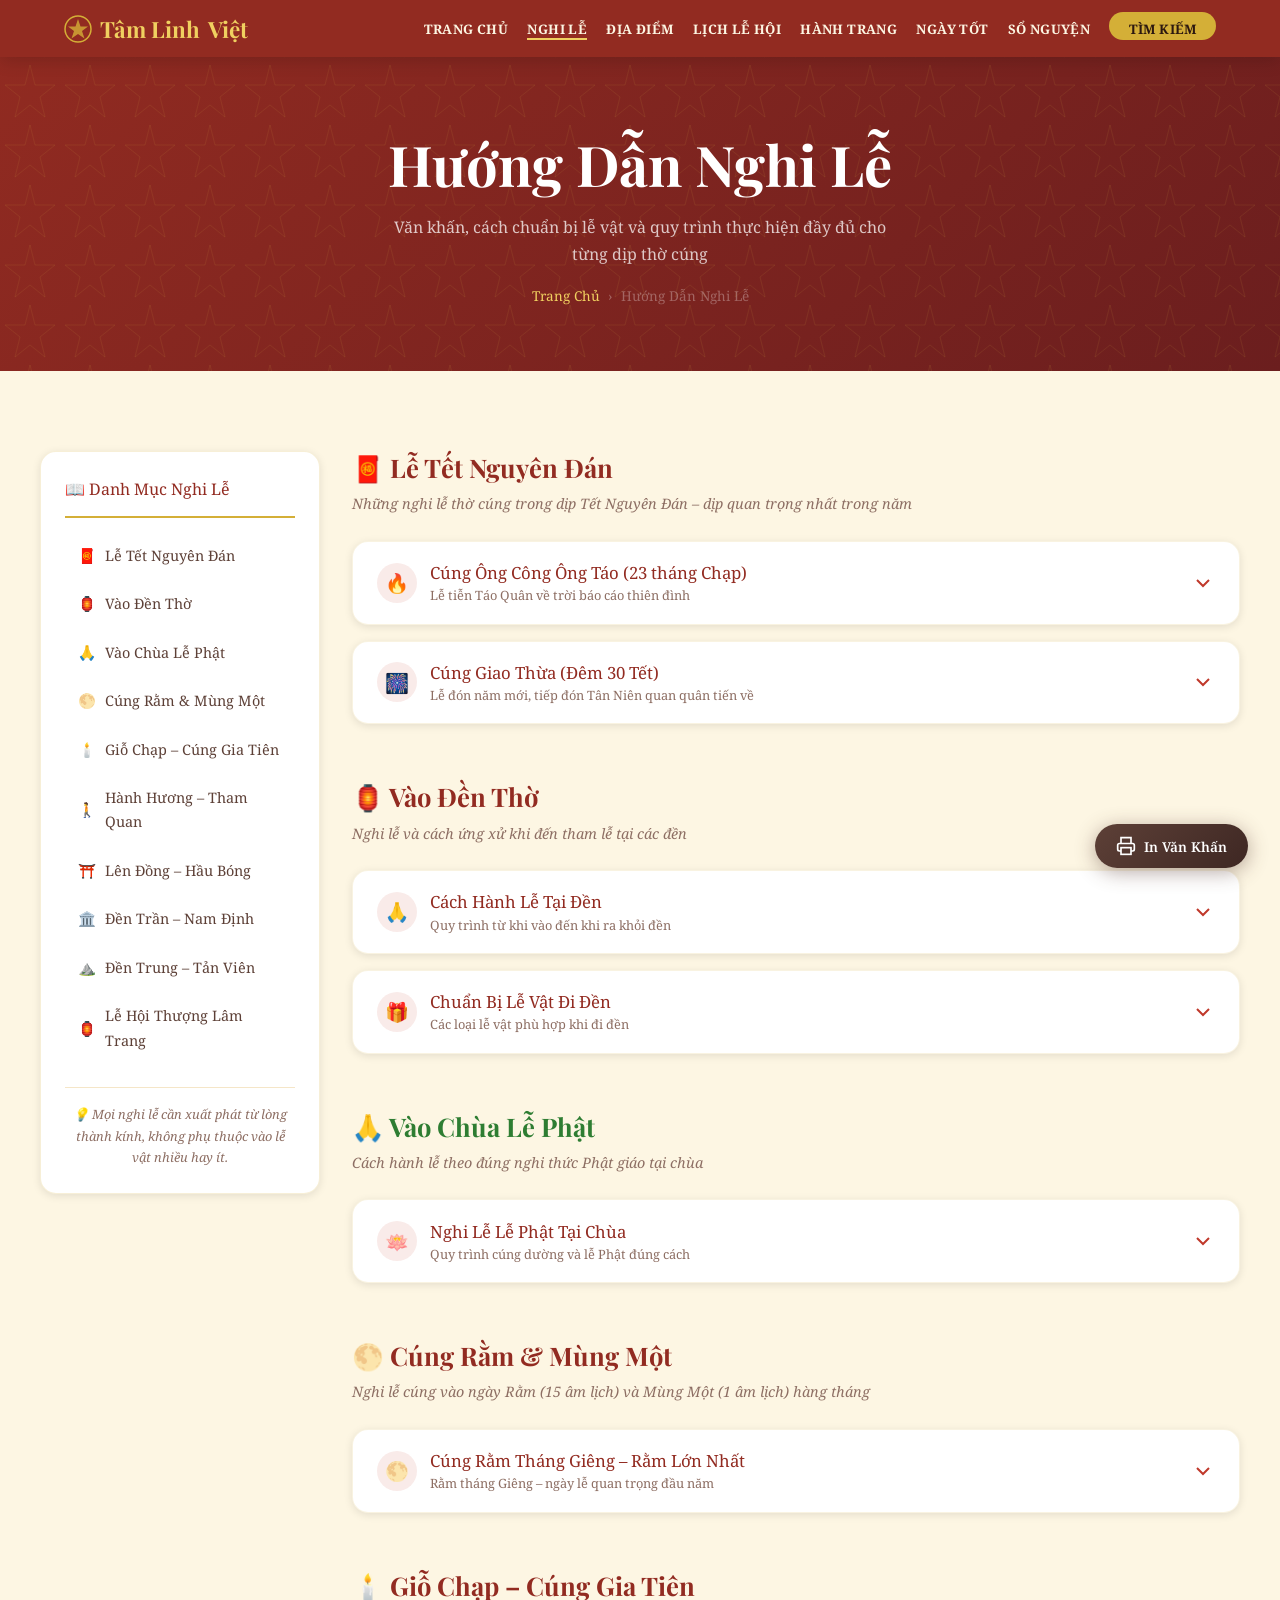
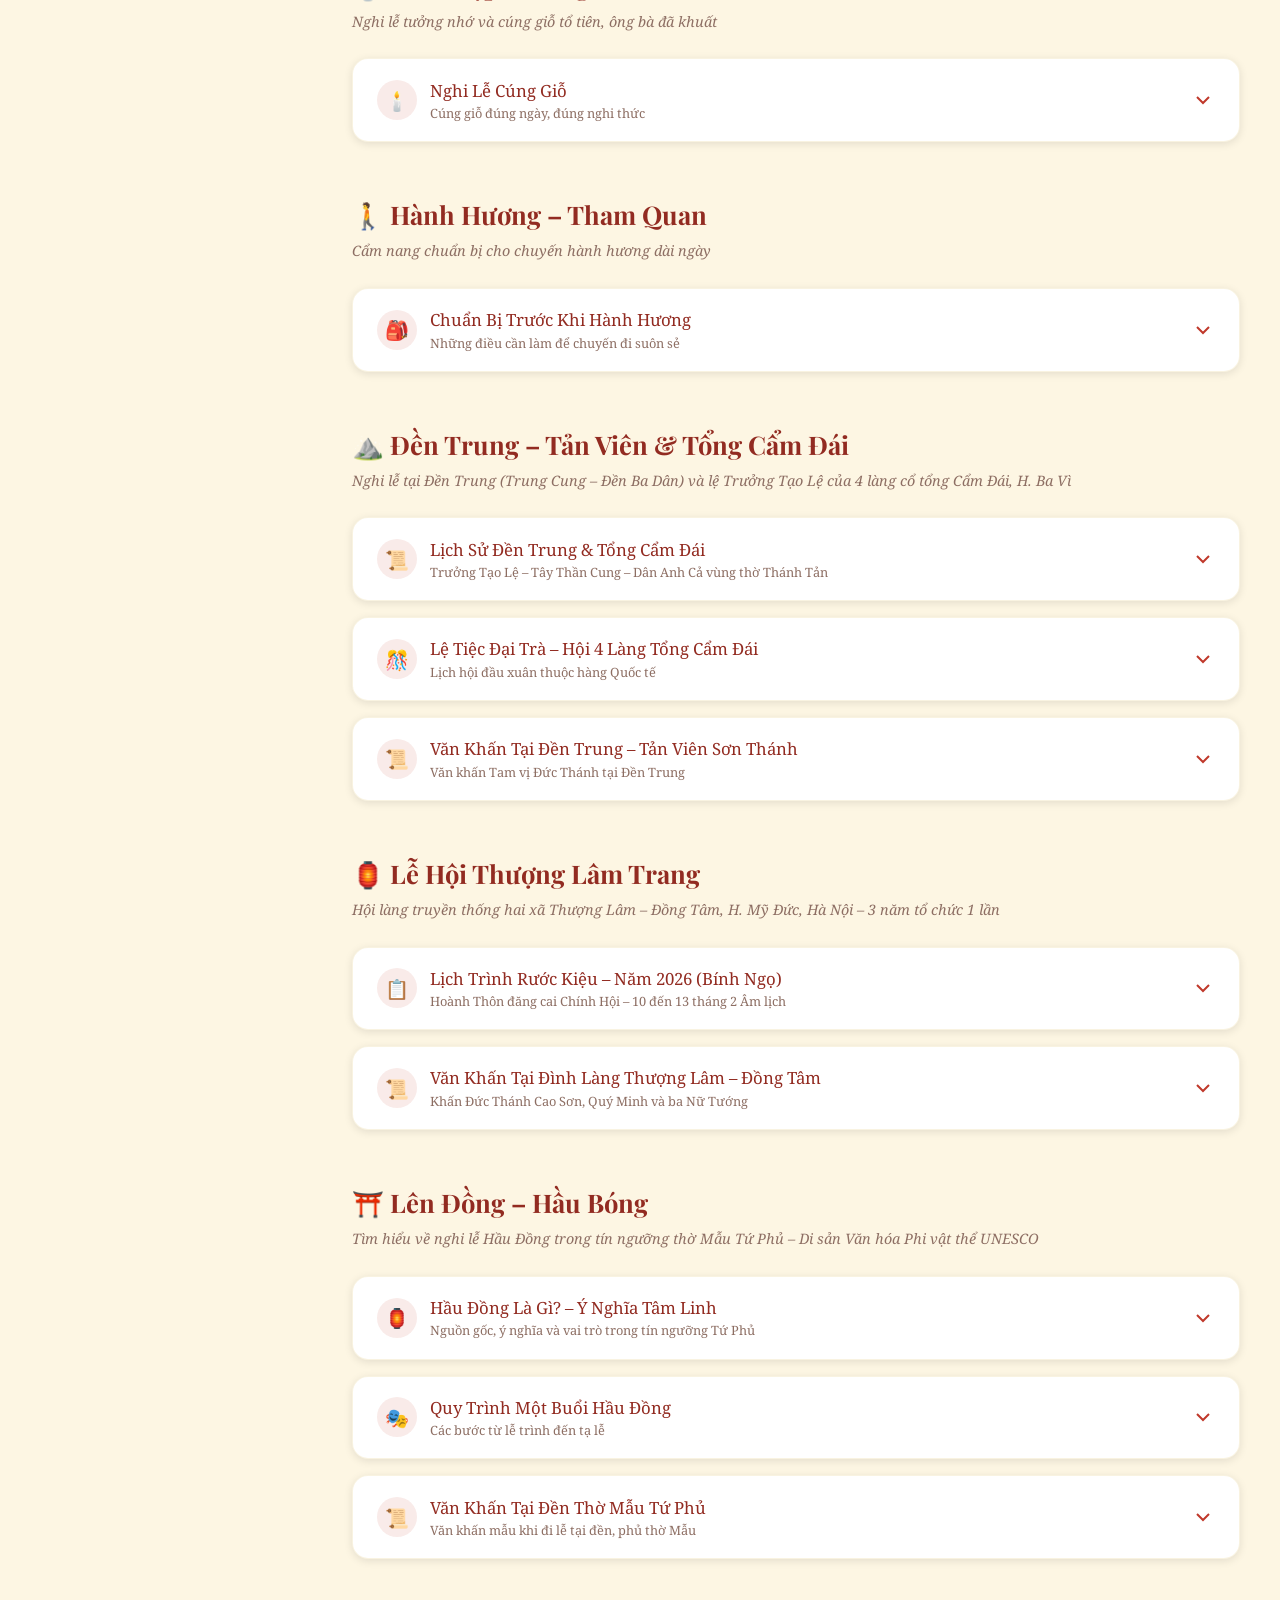
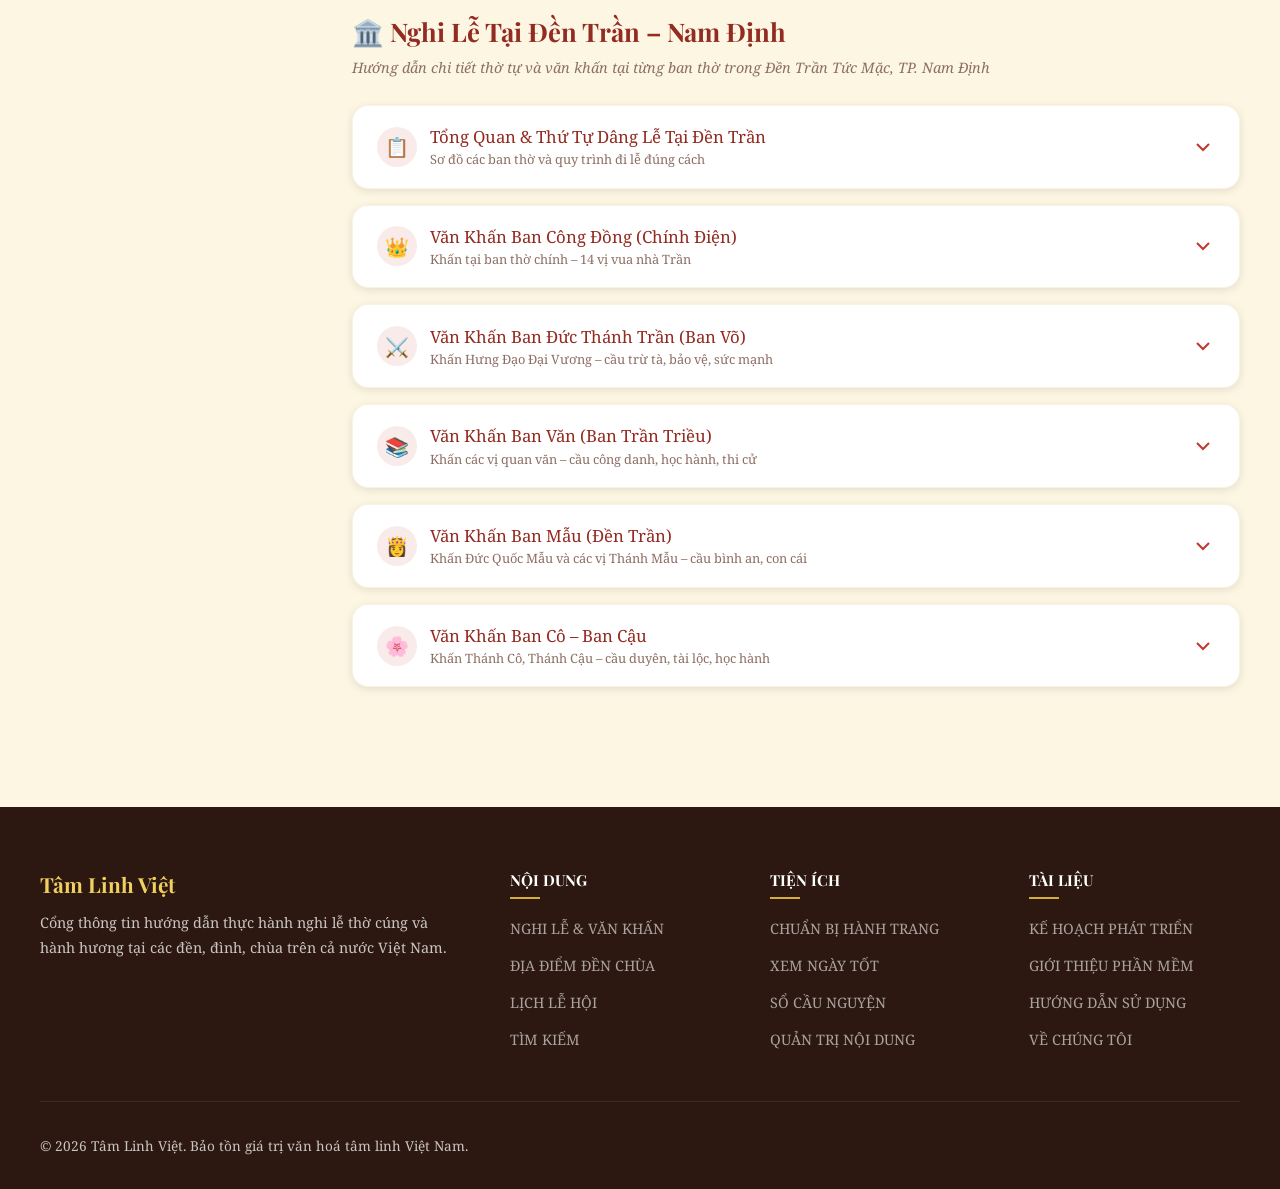
<file: huong-dan.html>
<!DOCTYPE html>
<html lang="vi">
<head>
  <meta charset="UTF-8">
  <meta name="viewport" content="width=device-width, initial-scale=1.0">
  <title>Hướng Dẫn Nghi Lễ – Tâm Linh Việt</title>
  <link rel="preconnect" href="https://fonts.googleapis.com">
  <link rel="preconnect" href="https://fonts.gstatic.com" crossorigin>
  <link href="https://fonts.googleapis.com/css2?family=Playfair+Display:ital,wght@0,600;0,700;1,600&family=Noto+Serif:ital,wght@0,400;0,600;1,400&display=swap" rel="stylesheet">
  <link rel="stylesheet" href="css/style.css">
  <style>
    /* Print styles */
    @media print {
      .navbar, .page-hero, .sidebar, .footer, .btn-copy, .print-btn,
      .hamburger, .print-float-btn { display: none !important; }
      .content-area { margin: 0; padding: 0; }
      .main-layout { display: block; }
      body { font-size: 11pt; color: #000; background: white; }
      .van-khan-box { border: 1px solid #ccc; padding: 1rem; margin-bottom: 1rem; page-break-inside: avoid; }
      .van-khan-title { font-weight: bold; margin-bottom: 0.5rem; }
      .accordion-body { display: block !important; max-height: none !important; overflow: visible !important; }
      h2, h3, h4 { page-break-after: avoid; }
      .warning-box { border: 1px solid #C0392B; padding: 0.5rem; }
    }
  </style>
</head>
<body>

  <!-- ===================== NAVBAR ===================== -->
  <nav class="navbar solid" id="navbar">
    <div class="navbar-inner">
      <a href="index.html" class="nav-logo">
        <svg width="28" height="28" viewBox="0 0 28 28" fill="none">
          <circle cx="14" cy="14" r="13" stroke="#D4AF37" stroke-width="1.5"/>
          <path d="M14 4L16.5 11.5H24L18 16L20.5 23.5L14 19L7.5 23.5L10 16L4 11.5H11.5Z" fill="#D4AF37" opacity="0.8"/>
        </svg>
        Tâm Linh <span>Việt</span>
      </a>
      <ul class="nav-links" id="navLinks">
        <li><a href="index.html">TRANG CHỦ</a></li>
        <li><a href="huong-dan.html" class="active">NGHI LỄ</a></li>
        <li><a href="dia-diem.html">ĐỊA ĐIỂM</a></li>
        <li><a href="lich-le-hoi.html">LỊCH LỄ HỘI</a></li>
        <li><a href="chuan-bi.html">HÀNH TRANG</a></li>
        <li><a href="xem-ngay.html">NGÀY TỐT</a></li>
        <li><a href="so-nguyen.html">SỔ NGUYỆN</a></li>
        <li><a href="tim-kiem.html" class="nav-cta">TÌM KIẾM</a></li>
      </ul>
      <button class="hamburger" id="hamburger" aria-label="Menu">
        <span></span><span></span><span></span>
      </button>
    </div>
  </nav>

  <!-- ===================== PAGE HERO ===================== -->
  <div class="page-hero">
    <div class="page-hero-content">
      <h1>Hướng Dẫn Nghi Lễ</h1>
      <p>Văn khấn, cách chuẩn bị lễ vật và quy trình thực hiện đầy đủ cho từng dịp thờ cúng</p>
      <div class="breadcrumb">
        <a href="index.html">Trang Chủ</a>
        <span>›</span>
        <span>Hướng Dẫn Nghi Lễ</span>
      </div>
    </div>
  </div>

  <!-- ===================== MAIN CONTENT ===================== -->
  <section class="section">
    <div class="container">
      <div class="sidebar-layout">

        <!-- SIDEBAR -->
        <aside class="sidebar">
          <div class="sidebar-title">📖 Danh Mục Nghi Lễ</div>
          <ul class="sidebar-menu">
            <li>
              <a href="#tet-nguyen-dan" class="active">
                <span>🧧</span> Lễ Tết Nguyên Đán
              </a>
            </li>
            <li>
              <a href="#vao-den">
                <span>🏮</span> Vào Đền Thờ
              </a>
            </li>
            <li>
              <a href="#vao-chua">
                <span>🙏</span> Vào Chùa Lễ Phật
              </a>
            </li>
            <li>
              <a href="#cung-ram">
                <span>🌕</span> Cúng Rằm & Mùng Một
              </a>
            </li>
            <li>
              <a href="#gio-chap">
                <span>🕯️</span> Giỗ Chạp – Cúng Gia Tiên
              </a>
            </li>
            <li>
              <a href="#hanh-huong">
                <span>🚶</span> Hành Hương – Tham Quan
              </a>
            </li>
            <li>
              <a href="#cung-dong">
                <span>⛩️</span> Lên Đồng – Hầu Bóng
              </a>
            </li>
            <li>
              <a href="#den-tran">
                <span>🏛️</span> Đền Trần – Nam Định
              </a>
            </li>
            <li>
              <a href="#den-trung-tan-vien">
                <span>⛰️</span> Đền Trung – Tản Viên
              </a>
            </li>
            <li>
              <a href="#thuong-lam-trang">
                <span>🏮</span> Lễ Hội Thượng Lâm Trang
              </a>
            </li>
          </ul>
          <div style="margin-top: 1.5rem; padding-top: 1rem; border-top: 1px solid var(--cream-dark);">
            <div style="font-size: 0.8rem; color: var(--text-light); text-align: center; font-style: italic;">
              💡 Mọi nghi lễ cần xuất phát từ lòng thành kính, không phụ thuộc vào lễ vật nhiều hay ít.
            </div>
          </div>
        </aside>

        <!-- MAIN CONTENT -->
        <main>

          <!-- ===== LỄ TẾT NGUYÊN ĐÁN ===== -->
          <div id="tet-nguyen-dan" style="margin-bottom: 2.5rem;">
            <h2 style="color: var(--red-dark); margin-bottom: 0.5rem; font-size: 1.6rem;">🧧 Lễ Tết Nguyên Đán</h2>
            <p style="color: var(--text-light); font-size: 0.9rem; margin-bottom: 1.5rem; font-style: italic;">Những nghi lễ thờ cúng trong dịp Tết Nguyên Đán – dịp quan trọng nhất trong năm</p>
            <div class="accordion">

              <!-- Cúng ông Công ông Táo -->
              <div class="accordion-item">
                <button class="accordion-header" onclick="toggleAccordion(this)">
                  <div class="accordion-title-wrap">
                    <div class="accordion-icon-wrap">🔥</div>
                    <div>
                      <div class="accordion-title">Cúng Ông Công Ông Táo (23 tháng Chạp)</div>
                      <div class="accordion-subtitle">Lễ tiễn Táo Quân về trời báo cáo thiên đình</div>
                    </div>
                  </div>
                  <svg class="accordion-arrow" viewBox="0 0 24 24" fill="none" stroke="currentColor" stroke-width="2"><path d="M6 9l6 6 6-6"/></svg>
                </button>
                <div class="accordion-body">
                  <p style="margin-bottom: 1rem; color: var(--text-mid);">Ngày 23 tháng Chạp hàng năm, các gia đình Việt tiễn Táo Quân về trời. Theo phong tục, Táo Quân sẽ báo cáo mọi việc trong gia đình lên Ngọc Hoàng.</p>

                  <h4 style="color: var(--red-dark); margin-bottom: 0.8rem;">Lễ Vật Cần Chuẩn Bị</h4>
                  <div class="offering-grid">
                    <div class="offering-item">🐟 Cá chép (thả sống)</div>
                    <div class="offering-item">🍚 Xôi gấc</div>
                    <div class="offering-item">🍗 Gà luộc</div>
                    <div class="offering-item">🍬 Kẹo, bánh</div>
                    <div class="offering-item">🕯️ Nến đỏ</div>
                    <div class="offering-item">🌺 Hoa tươi</div>
                    <div class="offering-item">🧧 Vàng mã</div>
                    <div class="offering-item">🍊 Trái cây</div>
                  </div>

                  <h4 style="color: var(--red-dark); margin: 1rem 0 0.8rem;">Quy Trình Thực Hiện</h4>
                  <div class="steps">
                    <div class="step">
                      <div class="step-num">1</div>
                      <div class="step-content">Dọn dẹp sạch sẽ bàn thờ và khu vực cúng trước khi bày lễ</div>
                    </div>
                    <div class="step">
                      <div class="step-num">2</div>
                      <div class="step-content">Bày mâm lễ: xôi gấc, gà luộc, cá chép (còn sống trong chậu nước), hoa quả, vàng mã</div>
                    </div>
                    <div class="step">
                      <div class="step-num">3</div>
                      <div class="step-content">Thắp hương và đọc văn khấn với lòng thành kính</div>
                    </div>
                    <div class="step">
                      <div class="step-num">4</div>
                      <div class="step-content">Sau khi hương tàn, hóa vàng mã</div>
                    </div>
                    <div class="step">
                      <div class="step-num">5</div>
                      <div class="step-content">Mang cá chép ra sông, hồ, suối để thả – không được thả xuống cống rãnh</div>
                    </div>
                  </div>

                  <h4 style="color: var(--red-dark); margin: 1rem 0 0.8rem;" id="van-khan">Văn Khấn Ông Công Ông Táo</h4>
                  <div class="van-khan-box">
                    <div class="van-khan-title">🕯️ Văn Khấn Táo Quân (Rút gọn)</div>
                    <button class="btn-copy" onclick="copyText(this, 'vanKhan1')">
                      <svg width="12" height="12" viewBox="0 0 24 24" fill="none" stroke="currentColor" stroke-width="2"><rect x="9" y="9" width="13" height="13" rx="2"/><path d="M5 15H4a2 2 0 01-2-2V4a2 2 0 012-2h9a2 2 0 012 2v1"/></svg>
                      Sao chép
                    </button>
                    <button class="btn-copy print-btn" onclick="printVanKhan('vanKhan1','Văn Khấn Táo Quân')" style="background:rgba(93,64,55,0.1);color:var(--brown);margin-left:0.4rem;">
                      <svg width="12" height="12" viewBox="0 0 24 24" fill="none" stroke="currentColor" stroke-width="2"><polyline points="6 9 6 2 18 2 18 9"/><path d="M6 18H4a2 2 0 01-2-2v-5a2 2 0 012-2h16a2 2 0 012 2v5a2 2 0 01-2 2h-2"/><rect x="6" y="14" width="12" height="8"/></svg>
                      In PDF
                    </button>
                    <div id="vanKhan1">
                      Nam mô A Di Đà Phật! (3 lần)<br><br>
                      Con kính lạy Đông Trù Tư Mệnh Táo Phủ Thần Quân.<br>
                      Tín chủ (chúng) con là: ............<br>
                      Ngụ tại: ............<br><br>
                      Hôm nay là ngày 23 tháng Chạp năm ............<br>
                      Tín chủ chúng con thành tâm sắm sửa hương hoa, lễ vật, trân trọng tiến dâng trước án.<br>
                      Cúi xin Táo Quân gia ân tấu bẩm, phù hộ cho toàn gia đình chúng con được bình an, vạn sự hanh thông.<br><br>
                      Nam mô A Di Đà Phật! (3 lần)
                    </div>
                  </div>

                  <div class="warning-box">
                    <div class="warning-icon">⚠️</div>
                    <div class="warning-text">
                      <strong>Lưu ý:</strong> Cúng ông Táo nên tiến hành trước 12 giờ trưa ngày 23 tháng Chạp. Không cúng mặn tại bàn thờ Phật. Cá chép phải thả sống xuống nơi nước sạch.
                    </div>
                  </div>
                </div>
              </div>

              <!-- Cúng giao thừa -->
              <div class="accordion-item">
                <button class="accordion-header" onclick="toggleAccordion(this)">
                  <div class="accordion-title-wrap">
                    <div class="accordion-icon-wrap">🎆</div>
                    <div>
                      <div class="accordion-title">Cúng Giao Thừa (Đêm 30 Tết)</div>
                      <div class="accordion-subtitle">Lễ đón năm mới, tiếp đón Tân Niên quan quân tiến về</div>
                    </div>
                  </div>
                  <svg class="accordion-arrow" viewBox="0 0 24 24" fill="none" stroke="currentColor" stroke-width="2"><path d="M6 9l6 6 6-6"/></svg>
                </button>
                <div class="accordion-body">
                  <p style="margin-bottom: 1rem; color: var(--text-mid);">Lễ giao thừa là lễ trừ tịch, được cúng vào lúc chuyển giao giữa năm cũ và năm mới. Có hai mâm: một cúng ngoài trời và một cúng trong nhà.</p>

                  <h4 style="color: var(--red-dark); margin-bottom: 0.8rem;">Lễ Vật (Mâm Ngoài Trời)</h4>
                  <div class="offering-grid">
                    <div class="offering-item">🐓 Gà trống luộc</div>
                    <div class="offering-item">🍚 Xôi</div>
                    <div class="offering-item">🍖 Thịt heo luộc</div>
                    <div class="offering-item">🌸 Bánh chưng</div>
                    <div class="offering-item">🍊 Trái cây 5 loại</div>
                    <div class="offering-item">🌺 Hoa tươi</div>
                    <div class="offering-item">🧧 Vàng mã</div>
                    <div class="offering-item">🕯️ Đèn/nến</div>
                  </div>

                  <div class="warning-box">
                    <div class="warning-icon">💡</div>
                    <div class="warning-text">
                      Cúng giao thừa phải bắt đầu đúng vào thời điểm giao thừa (0h00). Gia chủ đứng trước hương án, đốt hương, rót rượu và khấn vái.
                    </div>
                  </div>
                </div>
              </div>

            </div>
          </div>

          <!-- ===== VÀO ĐỀN ===== -->
          <div id="vao-den" style="margin-bottom: 2.5rem; padding-top: 1rem;">
            <h2 style="color: var(--red-dark); margin-bottom: 0.5rem; font-size: 1.6rem;">🏮 Vào Đền Thờ</h2>
            <p style="color: var(--text-light); font-size: 0.9rem; margin-bottom: 1.5rem; font-style: italic;">Nghi lễ và cách ứng xử khi đến tham lễ tại các đền</p>
            <div class="accordion">

              <div class="accordion-item">
                <button class="accordion-header" onclick="toggleAccordion(this)">
                  <div class="accordion-title-wrap">
                    <div class="accordion-icon-wrap">🙏</div>
                    <div>
                      <div class="accordion-title">Cách Hành Lễ Tại Đền</div>
                      <div class="accordion-subtitle">Quy trình từ khi vào đến khi ra khỏi đền</div>
                    </div>
                  </div>
                  <svg class="accordion-arrow" viewBox="0 0 24 24" fill="none" stroke="currentColor" stroke-width="2"><path d="M6 9l6 6 6-6"/></svg>
                </button>
                <div class="accordion-body">
                  <div class="steps">
                    <div class="step">
                      <div class="step-num">1</div>
                      <div class="step-content"><strong>Trang phục:</strong> Mặc quần áo dài, kín đáo, màu nhã nhặn. Không mặc quần đùi, váy ngắn, áo hở vai.</div>
                    </div>
                    <div class="step">
                      <div class="step-num">2</div>
                      <div class="step-content"><strong>Vào cổng:</strong> Bước vào bằng chân trái (cửa Tả), ra bằng chân phải (cửa Hữu). Không đi giữa cửa chính (thần môn).</div>
                    </div>
                    <div class="step">
                      <div class="step-num">3</div>
                      <div class="step-content"><strong>Bày lễ:</strong> Đặt lễ vật lên bàn dâng lễ tại sân đền, không tự ý đặt lên ban thờ chính.</div>
                    </div>
                    <div class="step">
                      <div class="step-num">4</div>
                      <div class="step-content"><strong>Thắp hương:</strong> Thắp 1 hoặc 3 nén hương, cắm thẳng đứng, cầm bằng hai tay khi khấn.</div>
                    </div>
                    <div class="step">
                      <div class="step-num">5</div>
                      <div class="step-content"><strong>Khấn nguyện:</strong> Đứng hoặc quỳ trước ban thờ, đọc văn khấn từ tốn, rõ ràng.</div>
                    </div>
                    <div class="step">
                      <div class="step-num">6</div>
                      <div class="step-content"><strong>Vái lạy:</strong> Vái 4 lạy 3 vái (theo truyền thống Bắc Bộ). Phụ nữ có thể chắp tay vái thay vì lạy đất.</div>
                    </div>
                    <div class="step">
                      <div class="step-num">7</div>
                      <div class="step-content"><strong>Nhận lộc:</strong> Đợi hương tàn bớt rồi hạ lễ. Lễ mặn mang về, lễ chay có thể hóa tại chỗ.</div>
                    </div>
                  </div>
                </div>
              </div>

              <div class="accordion-item">
                <button class="accordion-header" onclick="toggleAccordion(this)">
                  <div class="accordion-title-wrap">
                    <div class="accordion-icon-wrap">🎁</div>
                    <div>
                      <div class="accordion-title" id="le-vat">Chuẩn Bị Lễ Vật Đi Đền</div>
                      <div class="accordion-subtitle">Các loại lễ vật phù hợp khi đi đền</div>
                    </div>
                  </div>
                  <svg class="accordion-arrow" viewBox="0 0 24 24" fill="none" stroke="currentColor" stroke-width="2"><path d="M6 9l6 6 6-6"/></svg>
                </button>
                <div class="accordion-body">
                  <p style="margin-bottom: 1rem; color: var(--text-mid);">Lễ vật khi đến đền không nhất thiết phải cầu kỳ. Quan trọng nhất là lòng thành kính.</p>

                  <h4 style="color: var(--red-dark); margin-bottom: 0.8rem;">Lễ Chay (Phổ biến và được khuyến khích)</h4>
                  <div class="offering-grid">
                    <div class="offering-item">🌺 Hoa tươi</div>
                    <div class="offering-item">🍊 Trái cây</div>
                    <div class="offering-item">🧧 Tiền vàng</div>
                    <div class="offering-item">🕯️ Nến đỏ</div>
                    <div class="offering-item">🍬 Xôi chè</div>
                    <div class="offering-item">🌸 Bánh kẹo</div>
                  </div>

                  <h4 style="color: var(--red-dark); margin: 1rem 0 0.8rem;">Lễ Mặn (Tùy theo đền)</h4>
                  <div class="offering-grid">
                    <div class="offering-item">🐓 Gà luộc</div>
                    <div class="offering-item">🍖 Giò chả</div>
                    <div class="offering-item">🍚 Xôi gấc</div>
                    <div class="offering-item">🐷 Thịt lợn</div>
                  </div>

                  <div class="warning-box">
                    <div class="warning-icon">⚠️</div>
                    <div class="warning-text">
                      <strong>Không nên:</strong> Cúng thịt chó, thịt mèo, thịt bò tại các đền thờ Tứ Phủ. Không rải tiền thật lên ban thờ. Không đốt vàng mã quá nhiều gây ô nhiễm.
                    </div>
                  </div>
                </div>
              </div>

            </div>
          </div>

          <!-- ===== VÀO CHÙA ===== -->
          <div id="vao-chua" style="margin-bottom: 2.5rem; padding-top: 1rem;">
            <h2 style="color: var(--green); margin-bottom: 0.5rem; font-size: 1.6rem;">🙏 Vào Chùa Lễ Phật</h2>
            <p style="color: var(--text-light); font-size: 0.9rem; margin-bottom: 1.5rem; font-style: italic;">Cách hành lễ theo đúng nghi thức Phật giáo tại chùa</p>
            <div class="accordion">

              <div class="accordion-item">
                <button class="accordion-header" onclick="toggleAccordion(this)">
                  <div class="accordion-title-wrap">
                    <div class="accordion-icon-wrap">🪷</div>
                    <div>
                      <div class="accordion-title">Nghi Lễ Lễ Phật Tại Chùa</div>
                      <div class="accordion-subtitle">Quy trình cúng dường và lễ Phật đúng cách</div>
                    </div>
                  </div>
                  <svg class="accordion-arrow" viewBox="0 0 24 24" fill="none" stroke="currentColor" stroke-width="2"><path d="M6 9l6 6 6-6"/></svg>
                </button>
                <div class="accordion-body">
                  <p style="margin-bottom: 1rem; color: var(--text-mid);">Tại chùa, không cúng đồ mặn. Chỉ dùng lễ chay, hoa tươi và hương để dâng Phật. Thái độ tôn kính, thanh tịnh là quan trọng nhất.</p>

                  <div class="steps">
                    <div class="step">
                      <div class="step-num">1</div>
                      <div class="step-content">Vào chùa bằng cổng phụ, không đi cổng giữa (dành cho tượng thần). Bỏ dép trước khi vào Tam Bảo.</div>
                    </div>
                    <div class="step">
                      <div class="step-num">2</div>
                      <div class="step-content">Chuẩn bị lễ vật chay: hoa sen/cúc, trái cây, nhang, đèn, có thể thêm xôi chè, bánh trái.</div>
                    </div>
                    <div class="step">
                      <div class="step-num">3</div>
                      <div class="step-content">Thắp nhang ở lư hương trước Tam Bảo (không thắp trong điện Phật).</div>
                    </div>
                    <div class="step">
                      <div class="step-num">4</div>
                      <div class="step-content">Vái lạy 3 lần trước tượng Phật, đọc kinh hoặc niệm Phật A Di Đà.</div>
                    </div>
                    <div class="step">
                      <div class="step-num">5</div>
                      <div class="step-content">Thăm viếng các điện thờ khác trong chùa theo thứ tự: Điện Phật → Điện Thánh → Nhà Thờ Tổ.</div>
                    </div>
                  </div>

                  <h4 style="color: var(--green); margin: 1rem 0 0.8rem;">Niệm Phật Căn Bản</h4>
                  <div class="van-khan-box" style="border-left-color: var(--green);">
                    <div class="van-khan-title" style="color: var(--green);">🪷 Niệm Phật A Di Đà</div>
                    <button class="btn-copy" onclick="copyText(this, 'vanKhan2')" style="background: var(--green); color: white;">
                      <svg width="12" height="12" viewBox="0 0 24 24" fill="none" stroke="currentColor" stroke-width="2"><rect x="9" y="9" width="13" height="13" rx="2"/><path d="M5 15H4a2 2 0 01-2-2V4a2 2 0 012-2h9a2 2 0 012 2v1"/></svg>
                      Sao chép
                    </button>
                    <button class="btn-copy print-btn" onclick="printVanKhan('vanKhan2','Niệm Phật A Di Đà')" style="background:rgba(46,125,50,0.1);color:var(--green);margin-left:0.4rem;">
                      <svg width="12" height="12" viewBox="0 0 24 24" fill="none" stroke="currentColor" stroke-width="2"><polyline points="6 9 6 2 18 2 18 9"/><path d="M6 18H4a2 2 0 01-2-2v-5a2 2 0 012-2h16a2 2 0 012 2v5a2 2 0 01-2 2h-2"/><rect x="6" y="14" width="12" height="8"/></svg>
                      In PDF
                    </button>
                    <div id="vanKhan2">
                      Nam mô A Di Đà Phật (108 lần hoặc nhiều lần)<br><br>
                      Nam mô Bổn Sư Thích Ca Mâu Ni Phật<br>
                      Nam mô Dược Sư Lưu Ly Quang Vương Phật<br>
                      Nam mô Đại Bi Quán Thế Âm Bồ Tát<br>
                      Nam mô Đại Thế Chí Bồ Tát<br>
                      Nam mô Địa Tạng Vương Bồ Tát
                    </div>
                  </div>

                  <div class="warning-box">
                    <div class="warning-icon">🚫</div>
                    <div class="warning-text">
                      <strong>Tuyệt đối không:</strong> Mang thịt cúng vào chùa. Không ăn mặc hở hang, không nói chuyện to, không chụp ảnh trực tiếp vào tượng Phật mà không xin phép.
                    </div>
                  </div>
                </div>
              </div>

            </div>
          </div>

          <!-- ===== CÚNG RẰM ===== -->
          <div id="cung-ram" style="margin-bottom: 2.5rem; padding-top: 1rem;">
            <h2 style="color: var(--red-dark); margin-bottom: 0.5rem; font-size: 1.6rem;">🌕 Cúng Rằm & Mùng Một</h2>
            <p style="color: var(--text-light); font-size: 0.9rem; margin-bottom: 1.5rem; font-style: italic;">Nghi lễ cúng vào ngày Rằm (15 âm lịch) và Mùng Một (1 âm lịch) hàng tháng</p>
            <div class="accordion">

              <div class="accordion-item">
                <button class="accordion-header" onclick="toggleAccordion(this)">
                  <div class="accordion-title-wrap">
                    <div class="accordion-icon-wrap">🌕</div>
                    <div>
                      <div class="accordion-title">Cúng Rằm Tháng Giêng – Rằm Lớn Nhất</div>
                      <div class="accordion-subtitle">Rằm tháng Giêng – ngày lễ quan trọng đầu năm</div>
                    </div>
                  </div>
                  <svg class="accordion-arrow" viewBox="0 0 24 24" fill="none" stroke="currentColor" stroke-width="2"><path d="M6 9l6 6 6-6"/></svg>
                </button>
                <div class="accordion-body">
                  <p style="margin-bottom: 1rem; color: var(--text-mid);">"Lễ cả năm không bằng Rằm tháng Giêng" – đây là ngày lễ Phật quan trọng nhất trong năm, còn gọi là Tết Thượng Nguyên.</p>

                  <div class="offering-grid">
                    <div class="offering-item">🌸 Hoa tươi</div>
                    <div class="offering-item">🍊 Ngũ quả</div>
                    <div class="offering-item">🍬 Chè trôi nước</div>
                    <div class="offering-item">🕯️ Đèn nến</div>
                    <div class="offering-item">🧧 Vàng mã</div>
                    <div class="offering-item">🍚 Xôi nếp</div>
                  </div>

                  <div class="warning-box">
                    <div class="warning-icon">⏰</div>
                    <div class="warning-text">
                      Nên cúng vào buổi sáng, trước 12 giờ trưa của ngày Rằm. Cúng Thần Linh và Gia Tiên cùng ngày, thứ tự: Phật → Thần → Gia Tiên.
                    </div>
                  </div>
                </div>
              </div>

            </div>
          </div>

          <!-- ===== GIỖ CHẠP ===== -->
          <div id="gio-chap" style="margin-bottom: 2.5rem; padding-top: 1rem;">
            <h2 style="color: var(--red-dark); margin-bottom: 0.5rem; font-size: 1.6rem;">🕯️ Giỗ Chạp – Cúng Gia Tiên</h2>
            <p style="color: var(--text-light); font-size: 0.9rem; margin-bottom: 1.5rem; font-style: italic;">Nghi lễ tưởng nhớ và cúng giỗ tổ tiên, ông bà đã khuất</p>
            <div class="accordion">

              <div class="accordion-item">
                <button class="accordion-header" onclick="toggleAccordion(this)">
                  <div class="accordion-title-wrap">
                    <div class="accordion-icon-wrap">🕯️</div>
                    <div>
                      <div class="accordion-title">Nghi Lễ Cúng Giỗ</div>
                      <div class="accordion-subtitle">Cúng giỗ đúng ngày, đúng nghi thức</div>
                    </div>
                  </div>
                  <svg class="accordion-arrow" viewBox="0 0 24 24" fill="none" stroke="currentColor" stroke-width="2"><path d="M6 9l6 6 6-6"/></svg>
                </button>
                <div class="accordion-body">
                  <p style="margin-bottom: 1rem; color: var(--text-mid);">Giỗ được cúng vào ngày mất theo âm lịch, thường vào buổi trưa. Mâm cỗ thể hiện lòng biết ơn và tưởng nhớ người đã khuất.</p>

                  <h4 style="color: var(--red-dark); margin-bottom: 0.8rem;">Mâm Cúng Giỗ Thông Thường</h4>
                  <div class="offering-grid">
                    <div class="offering-item">🐓 Gà luộc</div>
                    <div class="offering-item">🍖 Giò lụa</div>
                    <div class="offering-item">🐟 Cá kho</div>
                    <div class="offering-item">🥬 Rau xào</div>
                    <div class="offering-item">🍜 Canh</div>
                    <div class="offering-item">🍚 Cơm trắng</div>
                    <div class="offering-item">🍊 Trái cây</div>
                    <div class="offering-item">🌺 Hoa tươi</div>
                  </div>

                  <div class="van-khan-box">
                    <div class="van-khan-title">🕯️ Văn Khấn Cúng Giỗ</div>
                    <button class="btn-copy" onclick="copyText(this, 'vanKhan3')">
                      <svg width="12" height="12" viewBox="0 0 24 24" fill="none" stroke="currentColor" stroke-width="2"><rect x="9" y="9" width="13" height="13" rx="2"/><path d="M5 15H4a2 2 0 01-2-2V4a2 2 0 012-2h9a2 2 0 012 2v1"/></svg>
                      Sao chép
                    </button>
                    <button class="btn-copy print-btn" onclick="printVanKhan('vanKhan3','Văn Khấn Cúng Giỗ')" style="background:rgba(93,64,55,0.1);color:var(--brown);margin-left:0.4rem;">
                      <svg width="12" height="12" viewBox="0 0 24 24" fill="none" stroke="currentColor" stroke-width="2"><polyline points="6 9 6 2 18 2 18 9"/><path d="M6 18H4a2 2 0 01-2-2v-5a2 2 0 012-2h16a2 2 0 012 2v5a2 2 0 01-2 2h-2"/><rect x="6" y="14" width="12" height="8"/></svg>
                      In PDF
                    </button>
                    <div id="vanKhan3">
                      Nam mô A Di Đà Phật! (3 lần)<br><br>
                      Con kính lạy các vị Thần linh cai quản trong khu vực này.<br>
                      Hôm nay là ngày .... tháng .... năm ....<br>
                      Tín chủ con là: ............ ngụ tại: ............<br><br>
                      Nhân ngày húy kỵ của: ............<br>
                      Chúng con thành tâm sắm lễ, dâng hương hoa trà quả, cúng dâng trước linh vị.<br>
                      Cúi xin ............, phù hộ độ trì cho con cháu mạnh khỏe, làm ăn phát đạt, gia đình hòa thuận.<br><br>
                      Nam mô A Di Đà Phật! (3 lần)
                    </div>
                  </div>
                </div>
              </div>

            </div>
          </div>

          <!-- ===== HÀNH HƯƠNG ===== -->
          <div id="hanh-huong" style="margin-bottom: 2.5rem; padding-top: 1rem;">
            <h2 style="color: var(--red-dark); margin-bottom: 0.5rem; font-size: 1.6rem;">🚶 Hành Hương – Tham Quan</h2>
            <p style="color: var(--text-light); font-size: 0.9rem; margin-bottom: 1.5rem; font-style: italic;">Cẩm nang chuẩn bị cho chuyến hành hương dài ngày</p>
            <div class="accordion">

              <div class="accordion-item">
                <button class="accordion-header" onclick="toggleAccordion(this)">
                  <div class="accordion-title-wrap">
                    <div class="accordion-icon-wrap">🎒</div>
                    <div>
                      <div class="accordion-title">Chuẩn Bị Trước Khi Hành Hương</div>
                      <div class="accordion-subtitle">Những điều cần làm để chuyến đi suôn sẻ</div>
                    </div>
                  </div>
                  <svg class="accordion-arrow" viewBox="0 0 24 24" fill="none" stroke="currentColor" stroke-width="2"><path d="M6 9l6 6 6-6"/></svg>
                </button>
                <div class="accordion-body">
                  <div class="steps">
                    <div class="step">
                      <div class="step-num">1</div>
                      <div class="step-content"><strong>Chọn ngày lành:</strong> Xem lịch âm dương, chọn ngày hoàng đạo, tránh ngày xung kỵ với tuổi.</div>
                    </div>
                    <div class="step">
                      <div class="step-num">2</div>
                      <div class="step-content"><strong>Tìm hiểu địa điểm:</strong> Nghiên cứu lịch sử, ý nghĩa của đền/chùa sẽ đến để hiểu rõ và có lòng thành hơn.</div>
                    </div>
                    <div class="step">
                      <div class="step-num">3</div>
                      <div class="step-content"><strong>Chuẩn bị trang phục:</strong> Quần áo dài, kín đáo, thoải mái để đi bộ nhiều. Mang thêm khăn che vai.</div>
                    </div>
                    <div class="step">
                      <div class="step-num">4</div>
                      <div class="step-content"><strong>Lễ vật:</strong> Mua sẵn hoặc mua tại chỗ. Hoa tươi, hương, vàng mã là đủ. Không cần cầu kỳ.</div>
                    </div>
                    <div class="step">
                      <div class="step-num">5</div>
                      <div class="step-content"><strong>Tâm thế:</strong> Giữ tâm thanh tịnh, tránh cãi cọ, nói xấu trên đường đi lễ.</div>
                    </div>
                  </div>
                </div>
              </div>

            </div>
          </div>

          <!-- ===== ĐỀN TRUNG – TẢN VIÊN & TỔNG CẨM ĐÁI ===== -->
          <div id="den-trung-tan-vien" style="margin-bottom: 2.5rem; padding-top: 1rem;">
            <h2 style="color: var(--red-dark); margin-bottom: 0.5rem; font-size: 1.6rem;">⛰️ Đền Trung – Tản Viên & Tổng Cẩm Đái</h2>
            <p style="color: var(--text-light); font-size: 0.9rem; margin-bottom: 1.5rem; font-style: italic;">Nghi lễ tại Đền Trung (Trung Cung – Đền Ba Dân) và lệ Trưởng Tạo Lệ của 4 làng cổ tổng Cẩm Đái, H. Ba Vì</p>
            <div class="accordion">

              <!-- Lịch sử Đền Trung & Tổng Cẩm Đái -->
              <div class="accordion-item">
                <button class="accordion-header" onclick="toggleAccordion(this)">
                  <div class="accordion-title-wrap">
                    <div class="accordion-icon-wrap">📜</div>
                    <div>
                      <div class="accordion-title">Lịch Sử Đền Trung & Tổng Cẩm Đái</div>
                      <div class="accordion-subtitle">Trưởng Tạo Lệ – Tây Thần Cung – Dân Anh Cả vùng thờ Thánh Tản</div>
                    </div>
                  </div>
                  <svg class="accordion-arrow" viewBox="0 0 24 24" fill="none" stroke="currentColor" stroke-width="2"><path d="M6 9l6 6 6-6"/></svg>
                </button>
                <div class="accordion-body">
                  <p style="margin-bottom: 1rem; color: var(--text-mid);">Đền Trung (Trung Cung) còn gọi là <strong>Đền Ba Dân</strong>, tọa lạc ở sườn Tây núi Tản Viên, được xây dựng khoảng năm 208-179 TCN do An Dương Vương Thục Phán sắc lập để tri ân Thánh Tản Viên. Kiến trúc theo chữ Tam, phỏng quẻ "Càn" trong Kinh Dịch gồm: Tiền Tế, Đại Bái và Hậu Cung.</p>

                  <h4 style="color: var(--red-dark); margin-bottom: 0.8rem;">Tam Vị Đức Thánh Thờ Tại Đền Trung</h4>
                  <div class="offering-grid">
                    <div class="offering-item">👑 Tản Viên Sơn Thánh (chính giữa)</div>
                    <div class="offering-item">⚔️ Cao Sơn Đại Vương (bên trái)</div>
                    <div class="offering-item">⚔️ Quý Minh Đại Vương (bên phải)</div>
                  </div>

                  <h4 style="color: var(--red-dark); margin: 1rem 0 0.8rem;">"Ba Dân" – Ba Cộng Đồng Phụng Thờ</h4>
                  <div class="steps">
                    <div class="step">
                      <div class="step-num">1</div>
                      <div class="step-content"><strong>Dân Mường xã Thủ Pháp</strong> – cộng đồng bản địa trên sườn núi, trông coi đền miếu</div>
                    </div>
                    <div class="step">
                      <div class="step-num">2</div>
                      <div class="step-content"><strong>Dân Kinh làng Vô Khuy (Vu Khuy)</strong> – làng ở chân núi Tản phía Tây</div>
                    </div>
                    <div class="step">
                      <div class="step-num">3</div>
                      <div class="step-content"><strong>Dân Kinh làng Ngọc Nhĩ (Ngọc Nhị)</strong> – làng ở chân núi Tản phía Tây</div>
                    </div>
                  </div>

                  <h4 style="color: var(--red-dark); margin: 1rem 0 0.8rem;">Tổng Cẩm Đái – 4 Làng Cổ</h4>
                  <p style="margin-bottom: 0.8rem; color: var(--text-mid);">Theo thư tịch cổ, ngay sau khi Thánh Tản Viên phi thiên, dân tổng Cẩm Đái đã góp công góp của xây dựng đền miếu trên núi. Tổng gồm 4 làng cổ, thuộc hàng <strong>Trưởng Tạo Lệ – Tây Thần Cung</strong>, là dân Anh Cả của các làng xã thờ Thánh Tản Viên vùng Ba Vì:</p>

                  <div class="offering-grid">
                    <div class="offering-item">🏛️ <strong>Cẩm Đái</strong> – Đứng đầu hàng tổng</div>
                    <div class="offering-item">🏛️ <strong>Vô Khuy</strong> (Vu Khuy) – Dân "Ba Dân"</div>
                    <div class="offering-item">🏛️ <strong>Bằng Tạ</strong></div>
                    <div class="offering-item">🏛️ <strong>Ngọc Nhĩ</strong> (Ngọc Nhị) – Dân "Ba Dân"</div>
                  </div>

                  <p style="margin-top: 1rem; color: var(--text-mid);">4 làng luân phiên mỗi năm cử một làng ra <strong>thủ từ</strong> lo hương lửa đền miếu trên núi. Xưa dân tổng giữ lệ rước Thánh từ làng lên Đền Trung, đường rước khoảng <strong>20km</strong> qua rừng núi hiểm yếu nhiều hổ báo – dân phải đốt đuốc, khua chiêng trống ầm ĩ suốt đường để xua đuổi thú dữ.</p>

                  <div class="warning-box">
                    <div class="warning-icon">📖</div>
                    <div class="warning-text">
                      <strong>Biến cố lịch sử:</strong> Cuối thế kỷ XIX, các làng trong tổng theo nghĩa quân Quận Cồ chống giặc Pháp, bị giặc Cờ Đen vào càn, dân tổng Cẩm Đái chết nhiều. Cùng thời gian này, dịch tả hoành hành làm một làng gần như tuyệt diệt. Từ đó dân 4 làng suy sút, bỏ đền miếu trên núi hoang tàn và bỏ lệ rước sách lên núi.
                    </div>
                  </div>
                </div>
              </div>

              <!-- Lệ Tiệc Đại Trà -->
              <div class="accordion-item">
                <button class="accordion-header" onclick="toggleAccordion(this)">
                  <div class="accordion-title-wrap">
                    <div class="accordion-icon-wrap">🎊</div>
                    <div>
                      <div class="accordion-title">Lệ Tiệc Đại Trà – Hội 4 Làng Tổng Cẩm Đái</div>
                      <div class="accordion-subtitle">Lịch hội đầu xuân thuộc hàng Quốc tế</div>
                    </div>
                  </div>
                  <svg class="accordion-arrow" viewBox="0 0 24 24" fill="none" stroke="currentColor" stroke-width="2"><path d="M6 9l6 6 6-6"/></svg>
                </button>
                <div class="accordion-body">
                  <p style="margin-bottom: 1rem; color: var(--text-mid);">Hội 4 làng của tổng Cẩm Đái được gọi là <strong>Tiệc Đại Trà</strong>, diễn ra vào đầu xuân. Đây là Lệ thuộc hàng <strong>Quốc tế</strong>, được các triều đại phong kiến đặc cách <strong>Trưởng Tạo Lệ</strong>. Bốn làng thay nhau mở hội theo lịch:</p>

                  <div class="steps">
                    <div class="step">
                      <div class="step-num">1</div>
                      <div class="step-content"><strong>Xã Cẩm Đái</strong> – Hội ngày <strong>15 tháng Giêng</strong> âm lịch (đứng đầu hàng tổng, mở hội đầu tiên)</div>
                    </div>
                    <div class="step">
                      <div class="step-num">2</div>
                      <div class="step-content"><strong>Làng Vô Khuy</strong> – Hội ngày <strong>15 tháng Giêng</strong> âm lịch (cùng ngày với Cẩm Đái)</div>
                    </div>
                    <div class="step">
                      <div class="step-num">3</div>
                      <div class="step-content"><strong>Làng Bằng Tạ</strong> – Hội ngày <strong>1 – 2 tháng 2</strong> âm lịch</div>
                    </div>
                    <div class="step">
                      <div class="step-num">4</div>
                      <div class="step-content"><strong>Làng Ngọc Nhĩ</strong> – Hội ngày <strong>15 tháng 3</strong> âm lịch (khép lại chu kỳ Tiệc Đại Trà)</div>
                    </div>
                  </div>

                  <h4 style="color: var(--red-dark); margin: 1rem 0 0.8rem;">Lễ Vật Dâng Thánh Tản Viên</h4>
                  <div class="offering-grid">
                    <div class="offering-item">🐷 Lợn đen (lễ tam sinh)</div>
                    <div class="offering-item">🐓 Gà trống</div>
                    <div class="offering-item">🍚 Xôi nếp nương</div>
                    <div class="offering-item">🌾 Sản vật núi rừng</div>
                    <div class="offering-item">🍶 Rượu nếp</div>
                    <div class="offering-item">🌺 Hoa tươi</div>
                    <div class="offering-item">🕯️ Hương, nến</div>
                    <div class="offering-item">🧧 Tiền vàng, sớ</div>
                  </div>

                  <div class="warning-box">
                    <div class="warning-icon">💡</div>
                    <div class="warning-text">
                      <strong>Ý nghĩa Trưởng Tạo Lệ:</strong> "Trưởng" nghĩa là đứng đầu, "Tạo" là tạo dựng, "Lệ" là quy lệ – tức là cộng đồng đầu tiên tạo lập lệ thờ tự. Tổng Cẩm Đái là dân Anh Cả, đi trước trong việc xây dựng đền miếu và lập lệ thờ Thánh Tản Viên tại vùng Ba Vì.
                    </div>
                  </div>
                </div>
              </div>

              <!-- Văn khấn Đền Trung Tản Viên -->
              <div class="accordion-item">
                <button class="accordion-header" onclick="toggleAccordion(this)">
                  <div class="accordion-title-wrap">
                    <div class="accordion-icon-wrap">📜</div>
                    <div>
                      <div class="accordion-title">Văn Khấn Tại Đền Trung – Tản Viên Sơn Thánh</div>
                      <div class="accordion-subtitle">Văn khấn Tam vị Đức Thánh tại Đền Trung</div>
                    </div>
                  </div>
                  <svg class="accordion-arrow" viewBox="0 0 24 24" fill="none" stroke="currentColor" stroke-width="2"><path d="M6 9l6 6 6-6"/></svg>
                </button>
                <div class="accordion-body">
                  <div class="van-khan-box">
                    <div class="van-khan-title">⛰️ Văn Khấn Đền Trung – Tản Viên Sơn Thánh</div>
                    <button class="btn-copy" onclick="copyText(this, 'vanKhanDenTrung')">
                      <svg width="12" height="12" viewBox="0 0 24 24" fill="none" stroke="currentColor" stroke-width="2"><rect x="9" y="9" width="13" height="13" rx="2"/><path d="M5 15H4a2 2 0 01-2-2V4a2 2 0 012-2h9a2 2 0 012 2v1"/></svg>
                      Sao chép
                    </button>
                    <button class="btn-copy print-btn" onclick="printVanKhan('vanKhanDenTrung','Văn Khấn Đền Trung – Tản Viên Sơn Thánh')" style="background:rgba(93,64,55,0.1);color:var(--brown);margin-left:0.4rem;">
                      <svg width="12" height="12" viewBox="0 0 24 24" fill="none" stroke="currentColor" stroke-width="2"><polyline points="6 9 6 2 18 2 18 9"/><path d="M6 18H4a2 2 0 01-2-2v-5a2 2 0 012-2h16a2 2 0 012 2v5a2 2 0 01-2 2h-2"/><rect x="6" y="14" width="12" height="8"/></svg>
                      In PDF
                    </button>
                    <div id="vanKhanDenTrung">
                      Nam mô A Di Đà Phật! (3 lần)<br><br>
                      Con lạy chín phương Trời, mười phương Chư Phật, Chư Phật mười phương.<br>
                      Con kính lạy Hoàng Thiên Hậu Thổ, chư vị Tôn Thần.<br><br>
                      Con kính lạy Đức Thánh Tản Viên Sơn Thánh – Thượng Đẳng Tối Linh Thần.<br>
                      Con kính lạy Đức Cao Sơn Đại Vương.<br>
                      Con kính lạy Đức Quý Minh Đại Vương.<br>
                      Con kính lạy Tam vị Đức Thánh ngự tại Trung Cung Tản Viên.<br><br>
                      Hôm nay là ngày ..... tháng ..... năm .....<br>
                      Tín chủ con là: ........ ngụ tại: ........<br><br>
                      Con thành tâm sắm lễ hương hoa, lễ vật, trà quả, kim ngân,<br>
                      kính dâng trước Trung Cung thần điện.<br><br>
                      Cúi xin Đức Thánh Tản Viên cùng Đức Cao Sơn, Đức Quý Minh<br>
                      oai linh hiển hách, phù hộ độ trì cho con (cùng gia đình):<br>
                      – Thân tâm an lạc, bách bệnh tiêu trừ<br>
                      – Gia đạo hưng long, con cháu thảo hiền<br>
                      – Công danh sự nghiệp hanh thông, vạn sự như ý<br>
                      – Tai qua nạn khỏi, gặp dữ hóa lành<br>
                      – Mùa màng tốt tươi, sơn lâm phú quý<br><br>
                      Con xin thành tâm đỉnh lễ, cúi đầu kính bái.<br>
                      Nam mô A Di Đà Phật! (3 lần)
                    </div>
                  </div>
                </div>
              </div>

            </div>
          </div>

          <!-- ===== LỄ HỘI THƯỢNG LÂM TRANG ===== -->
          <div id="thuong-lam-trang" style="margin-bottom: 2.5rem; padding-top: 1rem;">
            <h2 style="color: var(--red-dark); margin-bottom: 0.5rem; font-size: 1.6rem;">🏮 Lễ Hội Thượng Lâm Trang</h2>
            <p style="color: var(--text-light); font-size: 0.9rem; margin-bottom: 1.5rem; font-style: italic;">Hội làng truyền thống hai xã Thượng Lâm – Đồng Tâm, H. Mỹ Đức, Hà Nội – 3 năm tổ chức 1 lần</p>
            <div class="accordion">

              <!-- Lịch trình chi tiết -->
              <div class="accordion-item">
                <button class="accordion-header" onclick="toggleAccordion(this)">
                  <div class="accordion-title-wrap">
                    <div class="accordion-icon-wrap">📋</div>
                    <div>
                      <div class="accordion-title">Lịch Trình Rước Kiệu – Năm 2026 (Bính Ngọ)</div>
                      <div class="accordion-subtitle">Hoành Thôn đăng cai Chính Hội – 10 đến 13 tháng 2 Âm lịch</div>
                    </div>
                  </div>
                  <svg class="accordion-arrow" viewBox="0 0 24 24" fill="none" stroke="currentColor" stroke-width="2"><path d="M6 9l6 6 6-6"/></svg>
                </button>
                <div class="accordion-body">
                  <p style="margin-bottom: 1rem; color: var(--text-mid);">Lễ Hội Thượng Lâm Trang là hội làng truyền thống của hai xã Thượng Lâm và Đồng Tâm ("tuy hai mà một"), ba năm tổ chức một lần, hai xã luân phiên đăng cai. Năm 2026, <strong>Hoành Thôn đăng cai Chính Hội</strong>, lịch trình rước kiệu tại Đình Làng Hoành.</p>

                  <div class="steps">
                    <div class="step">
                      <div class="step-num">1</div>
                      <div class="step-content">
                        <strong>28/3 DL (10/2 ÂL) – Lễ Xuất Cung</strong><br>
                        • Sáng: <strong>Lễ Xuất Cung</strong> – rước Thánh ra khỏi hậu cung<br>
                        • Chiều: <strong>Đón kiệu Chùa Hoành</strong> – kiệu từ chùa Hoành rước về đình
                      </div>
                    </div>
                    <div class="step">
                      <div class="step-num">2</div>
                      <div class="step-content">
                        <strong>29/3 DL (11/2 ÂL) – Đón Kiệu Quán Thá</strong><br>
                        • Sáng: <strong>Đón kiệu Quán Thá</strong> – rước kiệu từ Quán Thá về<br>
                        • Chiều: <strong>Tế Lễ</strong> trang nghiêm tại đình
                      </div>
                    </div>
                    <div class="step">
                      <div class="step-num">3</div>
                      <div class="step-content">
                        <strong>30/3 DL (12/2 ÂL) – CHÍNH HỘI</strong><br>
                        • Sáng: <strong>Đón kiệu Thượng Lâm</strong> – trọng tâm lễ hội, kiệu từ xã Thượng Lâm rước sang<br>
                        • Chiều: <strong>Đại tế lễ</strong> – nghi thức tế chính long trọng nhất
                      </div>
                    </div>
                    <div class="step">
                      <div class="step-num">4</div>
                      <div class="step-content">
                        <strong>31/3 DL (13/2 ÂL) – Bế Mạc</strong><br>
                        • Sáng sớm: <strong>Tế Lễ</strong> cuối cùng<br>
                        • 9h sáng: <strong>Rước Thánh Hồi Cung</strong> – rước Thánh trở lại hậu cung, kết thúc lễ hội
                      </div>
                    </div>
                  </div>

                  <h4 style="color: var(--red-dark); margin: 1rem 0 0.8rem;">Các Vị Thánh Được Thờ</h4>
                  <div class="offering-grid">
                    <div class="offering-item">⚔️ Tướng Cao Sơn (thời Văn Lang)</div>
                    <div class="offering-item">⚔️ Tướng Quý Minh (thời Văn Lang)</div>
                    <div class="offering-item">👸 Nữ tướng Vĩnh Hoa (thời Hai Bà Trưng)</div>
                    <div class="offering-item">👸 Nữ tướng Chu Tước (thời Hai Bà Trưng)</div>
                    <div class="offering-item">👸 Nữ tướng Vân Mộng (thời Hai Bà Trưng)</div>
                  </div>

                  <h4 style="color: var(--red-dark); margin: 1rem 0 0.8rem;">Điểm Nổi Bật</h4>
                  <div class="offering-grid">
                    <div class="offering-item">🏮 13 kiệu thần (8 kiệu có tượng)</div>
                    <div class="offering-item">🌀 Hiện tượng "kiệu xoay", "kiệu bay"</div>
                    <div class="offering-item">🔔 Rước kiệu qua Chùa Hoành, Quán Thá</div>
                    <div class="offering-item">📜 3 năm/lần, hai xã luân phiên đăng cai</div>
                  </div>

                  <div class="warning-box">
                    <div class="warning-icon">💡</div>
                    <div class="warning-text">
                      <strong>Lưu ý khi tham dự:</strong> Lễ hội diễn ra 4 ngày (10-13/2 ÂL). Ngày Chính Hội (12/2) là ngày đông nhất. Nên mặc trang phục lịch sự, tôn kính khi vào đình. Không chen lấn khi kiệu rước. Hiện tượng "kiệu xoay" là nét tín ngưỡng đặc sắc – hãy giữ khoảng cách an toàn khi kiệu quay.
                    </div>
                  </div>
                </div>
              </div>

              <!-- Văn khấn -->
              <div class="accordion-item">
                <button class="accordion-header" onclick="toggleAccordion(this)">
                  <div class="accordion-title-wrap">
                    <div class="accordion-icon-wrap">📜</div>
                    <div>
                      <div class="accordion-title">Văn Khấn Tại Đình Làng Thượng Lâm – Đồng Tâm</div>
                      <div class="accordion-subtitle">Khấn Đức Thánh Cao Sơn, Quý Minh và ba Nữ Tướng</div>
                    </div>
                  </div>
                  <svg class="accordion-arrow" viewBox="0 0 24 24" fill="none" stroke="currentColor" stroke-width="2"><path d="M6 9l6 6 6-6"/></svg>
                </button>
                <div class="accordion-body">
                  <h4 style="color: var(--red-dark); margin-bottom: 0.8rem;">Lễ Vật Dâng Thánh</h4>
                  <div class="offering-grid">
                    <div class="offering-item">🐷 Thủ lợn / Lợn quay</div>
                    <div class="offering-item">🐓 Gà trống luộc</div>
                    <div class="offering-item">🍚 Xôi gấc, xôi trắng</div>
                    <div class="offering-item">🍖 Giò chả</div>
                    <div class="offering-item">🌺 Hoa tươi</div>
                    <div class="offering-item">🍊 Ngũ quả</div>
                    <div class="offering-item">🍶 Rượu nếp</div>
                    <div class="offering-item">🧧 Tiền vàng, sớ</div>
                  </div>

                  <div class="van-khan-box">
                    <div class="van-khan-title">🏮 Văn Khấn Đình Thượng Lâm – Đồng Tâm</div>
                    <button class="btn-copy" onclick="copyText(this, 'vanKhanTLT')">
                      <svg width="12" height="12" viewBox="0 0 24 24" fill="none" stroke="currentColor" stroke-width="2"><rect x="9" y="9" width="13" height="13" rx="2"/><path d="M5 15H4a2 2 0 01-2-2V4a2 2 0 012-2h9a2 2 0 012 2v1"/></svg>
                      Sao chép
                    </button>
                    <button class="btn-copy print-btn" onclick="printVanKhan('vanKhanTLT','Văn Khấn Đình Thượng Lâm – Đồng Tâm')" style="background:rgba(93,64,55,0.1);color:var(--brown);margin-left:0.4rem;">
                      <svg width="12" height="12" viewBox="0 0 24 24" fill="none" stroke="currentColor" stroke-width="2"><polyline points="6 9 6 2 18 2 18 9"/><path d="M6 18H4a2 2 0 01-2-2v-5a2 2 0 012-2h16a2 2 0 012 2v5a2 2 0 01-2 2h-2"/><rect x="6" y="14" width="12" height="8"/></svg>
                      In PDF
                    </button>
                    <div id="vanKhanTLT">
                      Nam mô A Di Đà Phật! (3 lần)<br><br>
                      Con lạy chín phương Trời, mười phương Chư Phật, Chư Phật mười phương.<br>
                      Con kính lạy Hoàng Thiên Hậu Thổ, chư vị Tôn Thần.<br>
                      Con kính lạy Đức Thành Hoàng Bản Cảnh.<br><br>
                      Con kính lạy Đức Thánh Cao Sơn Đại Vương.<br>
                      Con kính lạy Đức Thánh Quý Minh Đại Vương.<br>
                      Con kính lạy Nữ Tướng Vĩnh Hoa.<br>
                      Con kính lạy Nữ Tướng Chu Tước.<br>
                      Con kính lạy Nữ Tướng Vân Mộng.<br><br>
                      Hôm nay là ngày ..... tháng ..... năm .....<br>
                      Nhân dịp Lễ Hội Thượng Lâm Trang – Chính Hội năm Bính Ngọ.<br>
                      Tín chủ con là: ........ ngụ tại: ........<br><br>
                      Con thành tâm sắm lễ hương hoa, lễ vật, trà quả, kim ngân,<br>
                      kính dâng trước ban thờ Đức Thánh.<br><br>
                      Cúi xin Đức Thánh Cao Sơn, Đức Thánh Quý Minh,<br>
                      cùng ba Nữ Tướng Vĩnh Hoa, Chu Tước, Vân Mộng<br>
                      phù hộ độ trì cho con (và gia đình) được:<br>
                      – Thân tâm an lạc, sức khỏe dồi dào<br>
                      – Gia đạo hưng long, con cháu hiếu thuận<br>
                      – Công danh sự nghiệp hanh thông, tài lộc đầy nhà<br>
                      – Tai qua nạn khỏi, vạn sự như ý<br><br>
                      Con xin thành tâm kính lễ.<br>
                      Nam mô A Di Đà Phật! (3 lần)
                    </div>
                  </div>
                </div>
              </div>

            </div>
          </div>

          <!-- ===== LÊN ĐỒNG – HẦU BÓNG ===== -->
          <div id="cung-dong" style="margin-bottom: 2.5rem; padding-top: 1rem;">
            <h2 style="color: var(--red-dark); margin-bottom: 0.5rem; font-size: 1.6rem;">⛩️ Lên Đồng – Hầu Bóng</h2>
            <p style="color: var(--text-light); font-size: 0.9rem; margin-bottom: 1.5rem; font-style: italic;">Tìm hiểu về nghi lễ Hầu Đồng trong tín ngưỡng thờ Mẫu Tứ Phủ – Di sản Văn hóa Phi vật thể UNESCO</p>
            <div class="accordion">

              <!-- Giới thiệu Hầu Đồng -->
              <div class="accordion-item">
                <button class="accordion-header" onclick="toggleAccordion(this)">
                  <div class="accordion-title-wrap">
                    <div class="accordion-icon-wrap">🏮</div>
                    <div>
                      <div class="accordion-title">Hầu Đồng Là Gì? – Ý Nghĩa Tâm Linh</div>
                      <div class="accordion-subtitle">Nguồn gốc, ý nghĩa và vai trò trong tín ngưỡng Tứ Phủ</div>
                    </div>
                  </div>
                  <svg class="accordion-arrow" viewBox="0 0 24 24" fill="none" stroke="currentColor" stroke-width="2"><path d="M6 9l6 6 6-6"/></svg>
                </button>
                <div class="accordion-body">
                  <p style="margin-bottom: 1rem; color: var(--text-mid);">Hầu Đồng (hay Lên Đồng, Hầu Bóng) là nghi lễ trung tâm của tín ngưỡng thờ Mẫu Tứ Phủ – hệ thống thờ phụng các vị Thánh Mẫu, Quan Lớn, Chầu Bà, Ông Hoàng, Cô, Cậu. Năm 2016, UNESCO công nhận <strong>"Thực hành tín ngưỡng thờ Mẫu Tam Phủ của người Việt"</strong> là Di sản Văn hóa phi vật thể đại diện của nhân loại.</p>

                  <h4 style="color: var(--red-dark); margin-bottom: 0.8rem;">Tứ Phủ – Bốn Miền Cai Quản</h4>
                  <div class="offering-grid">
                    <div class="offering-item">🔴 Thiên Phủ (Trời) – Mẫu Đệ Nhất</div>
                    <div class="offering-item">🟢 Nhạc Phủ (Rừng Núi) – Mẫu Đệ Nhị</div>
                    <div class="offering-item">⚪ Thoải Phủ (Nước) – Mẫu Đệ Tam</div>
                    <div class="offering-item">🟡 Địa Phủ (Đất) – Mẫu Đệ Tứ</div>
                  </div>

                  <h4 style="color: var(--red-dark); margin: 1rem 0 0.8rem;">Hệ Thống Thần Linh Tứ Phủ</h4>
                  <div class="steps">
                    <div class="step">
                      <div class="step-num">1</div>
                      <div class="step-content"><strong>Thánh Mẫu:</strong> Mẫu Liễu Hạnh (Mẫu Đệ Nhất), Mẫu Thượng Ngàn (Mẫu Đệ Nhị), Mẫu Thoải (Mẫu Đệ Tam), Mẫu Địa (Mẫu Đệ Tứ)</div>
                    </div>
                    <div class="step">
                      <div class="step-num">2</div>
                      <div class="step-content"><strong>Ngũ Vị Quan Lớn:</strong> Quan Đệ Nhất (Thượng Thiên), Quan Đệ Nhị (Giám Sát), Quan Đệ Tam (Thoải Phủ), Quan Đệ Tứ (Khâm Sai), Quan Đệ Ngũ (Tuần Tranh)</div>
                    </div>
                    <div class="step">
                      <div class="step-num">3</div>
                      <div class="step-content"><strong>Tứ Phủ Chầu Bà:</strong> Chầu Đệ Nhất, Chầu Đệ Nhị, Chầu Lục, Chầu Bé... – 12 vị Chầu Bà cai quản các miền</div>
                    </div>
                    <div class="step">
                      <div class="step-num">4</div>
                      <div class="step-content"><strong>Thập Vị Ông Hoàng:</strong> Ông Hoàng Cả đến Ông Hoàng Mười – các vị quan văn võ phò trợ Thánh Mẫu</div>
                    </div>
                    <div class="step">
                      <div class="step-num">5</div>
                      <div class="step-content"><strong>Thánh Cô, Thánh Cậu:</strong> Cô Đệ Nhất đến Cô Bé, Cậu Đệ Nhất đến Cậu Bé – các vị thánh trẻ tuổi</div>
                    </div>
                    <div class="step">
                      <div class="step-num">6</div>
                      <div class="step-content"><strong>Ngũ Hổ – Ông Lốt:</strong> Thờ ở hạ ban, tượng trưng cho sức mạnh trấn yểm và bảo vệ</div>
                    </div>
                  </div>

                  <div class="warning-box">
                    <div class="warning-icon">💡</div>
                    <div class="warning-text">
                      Hầu Đồng không phải mê tín dị đoan. Đây là nghi lễ tâm linh truyền thống có hệ thống, được UNESCO công nhận. Tuy nhiên cần phân biệt với các hoạt động lợi dụng tín ngưỡng để trục lợi.
                    </div>
                  </div>
                </div>
              </div>

              <!-- Quy trình buổi lễ Hầu Đồng -->
              <div class="accordion-item">
                <button class="accordion-header" onclick="toggleAccordion(this)">
                  <div class="accordion-title-wrap">
                    <div class="accordion-icon-wrap">🎭</div>
                    <div>
                      <div class="accordion-title">Quy Trình Một Buổi Hầu Đồng</div>
                      <div class="accordion-subtitle">Các bước từ lễ trình đến tạ lễ</div>
                    </div>
                  </div>
                  <svg class="accordion-arrow" viewBox="0 0 24 24" fill="none" stroke="currentColor" stroke-width="2"><path d="M6 9l6 6 6-6"/></svg>
                </button>
                <div class="accordion-body">
                  <p style="margin-bottom: 1rem; color: var(--text-mid);">Một buổi hầu đồng (vấn hầu) thường diễn ra tại đền, phủ thờ Mẫu. Thanh Đồng (người hầu) sẽ thay khăn áo theo từng giá (lượt) để các vị Thánh "giáng đồng".</p>

                  <div class="steps">
                    <div class="step">
                      <div class="step-num">1</div>
                      <div class="step-content"><strong>Lễ Trình (Khai Đàn):</strong> Thanh Đồng dâng sớ trình lên các vị Thánh, xin phép mở đàn. Cung văn hát văn mời Thánh.</div>
                    </div>
                    <div class="step">
                      <div class="step-num">2</div>
                      <div class="step-content"><strong>Thánh Giáng:</strong> Thanh Đồng phủ khăn đỏ lên đầu, cung văn hát văn. Khi Thánh nhập, người hầu thay đổi cử chỉ, thần thái theo vị Thánh đó.</div>
                    </div>
                    <div class="step">
                      <div class="step-num">3</div>
                      <div class="step-content"><strong>Thay Khăn Áo:</strong> Hai bên hầu dâng (tay chấp, tay thay) giúp Thanh Đồng mặc trang phục đúng màu sắc của vị Thánh giáng.</div>
                    </div>
                    <div class="step">
                      <div class="step-num">4</div>
                      <div class="step-content"><strong>Hành Lễ:</strong> Thánh ban lộc (tiền, hoa, quả...) cho con nhang đệ tử. Múa đồng theo đặc trưng từng giá (múa cờ, múa kiếm, múa quạt...).</div>
                    </div>
                    <div class="step">
                      <div class="step-num">5</div>
                      <div class="step-content"><strong>Thánh Thăng:</strong> Sau mỗi giá, Thánh thăng (rời đi), Thanh Đồng phủ khăn đỏ, chuyển sang giá tiếp theo.</div>
                    </div>
                    <div class="step">
                      <div class="step-num">6</div>
                      <div class="step-content"><strong>Tạ Lễ:</strong> Kết thúc buổi hầu, Thanh Đồng dâng lễ tạ ơn các vị Thánh đã giáng lâm.</div>
                    </div>
                  </div>

                  <h4 style="color: var(--red-dark); margin: 1rem 0 0.8rem;">36 Giá Hầu Đồng (Tiêu Biểu)</h4>
                  <div class="offering-grid">
                    <div class="offering-item">🔴 Giá Mẫu Đệ Nhất Thượng Thiên</div>
                    <div class="offering-item">🟢 Giá Mẫu Đệ Nhị Thượng Ngàn</div>
                    <div class="offering-item">⚪ Giá Mẫu Đệ Tam Thoải Phủ</div>
                    <div class="offering-item">⚔️ Giá Quan Đệ Nhất</div>
                    <div class="offering-item">⚔️ Giá Quan Đệ Tam (Tam Phủ)</div>
                    <div class="offering-item">⚔️ Giá Quan Đệ Ngũ (Tuần Tranh)</div>
                    <div class="offering-item">👸 Giá Chầu Lục</div>
                    <div class="offering-item">👸 Giá Chầu Bé</div>
                    <div class="offering-item">🎩 Giá Ông Hoàng Bảy (Bảo Hà)</div>
                    <div class="offering-item">🎩 Giá Ông Hoàng Mười</div>
                    <div class="offering-item">👧 Giá Cô Đôi Thượng Ngàn</div>
                    <div class="offering-item">👦 Giá Cậu Bé</div>
                  </div>

                  <div class="warning-box">
                    <div class="warning-icon">⚠️</div>
                    <div class="warning-text">
                      <strong>Lưu ý:</strong> Người dự lễ hầu đồng nên giữ thái độ tôn kính, không quay phim chụp ảnh khi chưa được phép. Không nên tham gia hầu đồng nếu không có "căn đồng" và chưa được thầy hướng dẫn. Tránh các buổi "hầu đồng" do người không có uy tín tổ chức nhằm trục lợi.
                    </div>
                  </div>
                </div>
              </div>

              <!-- Văn khấn Tứ Phủ -->
              <div class="accordion-item">
                <button class="accordion-header" onclick="toggleAccordion(this)">
                  <div class="accordion-title-wrap">
                    <div class="accordion-icon-wrap">📜</div>
                    <div>
                      <div class="accordion-title">Văn Khấn Tại Đền Thờ Mẫu Tứ Phủ</div>
                      <div class="accordion-subtitle">Văn khấn mẫu khi đi lễ tại đền, phủ thờ Mẫu</div>
                    </div>
                  </div>
                  <svg class="accordion-arrow" viewBox="0 0 24 24" fill="none" stroke="currentColor" stroke-width="2"><path d="M6 9l6 6 6-6"/></svg>
                </button>
                <div class="accordion-body">
                  <div class="van-khan-box">
                    <div class="van-khan-title">🕯️ Văn Khấn Đền Mẫu Tứ Phủ (Ban Công Đồng)</div>
                    <button class="btn-copy" onclick="copyText(this, 'vanKhanMau')">
                      <svg width="12" height="12" viewBox="0 0 24 24" fill="none" stroke="currentColor" stroke-width="2"><rect x="9" y="9" width="13" height="13" rx="2"/><path d="M5 15H4a2 2 0 01-2-2V4a2 2 0 012-2h9a2 2 0 012 2v1"/></svg>
                      Sao chép
                    </button>
                    <button class="btn-copy print-btn" onclick="printVanKhan('vanKhanMau','Văn Khấn Đền Mẫu Tứ Phủ')" style="background:rgba(93,64,55,0.1);color:var(--brown);margin-left:0.4rem;">
                      <svg width="12" height="12" viewBox="0 0 24 24" fill="none" stroke="currentColor" stroke-width="2"><polyline points="6 9 6 2 18 2 18 9"/><path d="M6 18H4a2 2 0 01-2-2v-5a2 2 0 012-2h16a2 2 0 012 2v5a2 2 0 01-2 2h-2"/><rect x="6" y="14" width="12" height="8"/></svg>
                      In PDF
                    </button>
                    <div id="vanKhanMau">
                      Nam mô A Di Đà Phật! (3 lần)<br><br>
                      Con lạy chín phương Trời, mười phương Chư Phật, Chư Phật mười phương.<br>
                      Con kính lạy Đức Vua Cha Ngọc Hoàng Thượng Đế.<br>
                      Con kính lạy Tam Tòa Thánh Mẫu: Mẫu Đệ Nhất Thượng Thiên, Mẫu Đệ Nhị Thượng Ngàn, Mẫu Đệ Tam Thoải Phủ, Mẫu Đệ Tứ Địa Phủ.<br>
                      Con kính lạy Ngũ Vị Tôn Quan.<br>
                      Con kính lạy Tứ Phủ Chầu Bà.<br>
                      Con kính lạy Thập Vị Ông Hoàng.<br>
                      Con kính lạy Tứ Phủ Thánh Cô, Tứ Phủ Thánh Cậu.<br>
                      Con kính lạy Ngũ Hổ Đại Tướng, Ông Lốt Bạch Xà Đại Tướng.<br><br>
                      Hôm nay là ngày ..... tháng ..... năm .....<br>
                      Tín chủ con là: ........ ngụ tại: ........<br><br>
                      Con thành tâm sắm sửa hương hoa, lễ vật, kim ngân, trà quả, dâng lên trước án Tứ Phủ Công Đồng.<br>
                      Con cúi xin Tam Tòa Thánh Mẫu, Ngũ Vị Tôn Quan, Tứ Phủ Chầu Bà, Thập Vị Ông Hoàng, Thánh Cô, Thánh Cậu<br>
                      phù hộ độ trì cho con (cùng gia đình) được mạnh khỏe, bình an, vạn sự hanh thông,<br>
                      tai qua nạn khỏi, công danh sự nghiệp thuận lợi, gia đạo hưng long.<br><br>
                      Con xin thành tâm kính lễ. Nam mô A Di Đà Phật! (3 lần)
                    </div>
                  </div>
                </div>
              </div>

            </div>
          </div>

          <!-- ===== NGHI LỄ TẠI ĐỀN TRẦN NAM ĐỊNH ===== -->
          <div id="den-tran" style="margin-bottom: 2.5rem; padding-top: 1rem;">
            <h2 style="color: var(--red-dark); margin-bottom: 0.5rem; font-size: 1.6rem;">🏛️ Nghi Lễ Tại Đền Trần – Nam Định</h2>
            <p style="color: var(--text-light); font-size: 0.9rem; margin-bottom: 1.5rem; font-style: italic;">Hướng dẫn chi tiết thờ tự và văn khấn tại từng ban thờ trong Đền Trần Tức Mặc, TP. Nam Định</p>
            <div class="accordion">

              <!-- Giới thiệu & Thứ tự dâng lễ -->
              <div class="accordion-item">
                <button class="accordion-header" onclick="toggleAccordion(this)">
                  <div class="accordion-title-wrap">
                    <div class="accordion-icon-wrap">📋</div>
                    <div>
                      <div class="accordion-title">Tổng Quan & Thứ Tự Dâng Lễ Tại Đền Trần</div>
                      <div class="accordion-subtitle">Sơ đồ các ban thờ và quy trình đi lễ đúng cách</div>
                    </div>
                  </div>
                  <svg class="accordion-arrow" viewBox="0 0 24 24" fill="none" stroke="currentColor" stroke-width="2"><path d="M6 9l6 6 6-6"/></svg>
                </button>
                <div class="accordion-body">
                  <p style="margin-bottom: 1rem; color: var(--text-mid);">Khu di tích Đền Trần (Tức Mặc, TP. Nam Định) gồm <strong>Đền Thiên Trường</strong> (thờ 14 vị vua Trần) và <strong>Đền Cố Trạch</strong> (thờ Hưng Đạo Đại Vương). Mỗi đền có nhiều ban thờ, cần đi lễ theo đúng thứ tự.</p>

                  <h4 style="color: var(--red-dark); margin-bottom: 0.8rem;">Thứ Tự Dâng Lễ (Đền Thiên Trường)</h4>
                  <div class="steps">
                    <div class="step">
                      <div class="step-num">1</div>
                      <div class="step-content"><strong>Ban Công Đồng (Chính Điện):</strong> Ban thờ chính giữa – thờ 14 vị vua Trần. Đây là ban quan trọng nhất, dâng lễ đầu tiên.</div>
                    </div>
                    <div class="step">
                      <div class="step-num">2</div>
                      <div class="step-content"><strong>Ban Đức Thánh Trần (Ban Võ):</strong> Thờ Hưng Đạo Đại Vương Trần Quốc Tuấn – vị tướng ba lần đánh thắng quân Nguyên Mông.</div>
                    </div>
                    <div class="step">
                      <div class="step-num">3</div>
                      <div class="step-content"><strong>Ban Trần Triều (Ban Văn):</strong> Thờ các vị quan văn, mưu sĩ triều Trần như Trần Quang Khải, Trần Nhật Duật.</div>
                    </div>
                    <div class="step">
                      <div class="step-num">4</div>
                      <div class="step-content"><strong>Ban Mẫu:</strong> Thờ các vị Thánh Mẫu – thường nằm ở hậu cung hoặc bên cạnh chính điện.</div>
                    </div>
                    <div class="step">
                      <div class="step-num">5</div>
                      <div class="step-content"><strong>Ban Cô, Ban Cậu:</strong> Thờ các vị Thánh Cô, Thánh Cậu – thường ở hai bên hồi đền.</div>
                    </div>
                    <div class="step">
                      <div class="step-num">6</div>
                      <div class="step-content"><strong>Ban Ngũ Hổ:</strong> Ở hạ ban (dưới cùng) – thờ Ngũ Hổ Đại Tướng, đặt lễ mặn.</div>
                    </div>
                  </div>

                  <h4 style="color: var(--red-dark); margin: 1rem 0 0.8rem;">Lễ Vật Chuẩn Bị Khi Đi Đền Trần</h4>
                  <div class="offering-grid">
                    <div class="offering-item">🌺 Hoa tươi (hoa cúc, hoa hồng)</div>
                    <div class="offering-item">🍊 Trái cây ngũ quả</div>
                    <div class="offering-item">🧧 Tiền vàng, sớ</div>
                    <div class="offering-item">🕯️ Nến đỏ, hương</div>
                    <div class="offering-item">🍬 Bánh kẹo, chè oản</div>
                    <div class="offering-item">🍚 Xôi (gấc hoặc trắng)</div>
                    <div class="offering-item">🐓 Gà luộc (ban Công Đồng)</div>
                    <div class="offering-item">🍖 Giò, nem (ban Công Đồng)</div>
                  </div>

                  <div class="warning-box">
                    <div class="warning-icon">⚠️</div>
                    <div class="warning-text">
                      <strong>Lưu ý quan trọng:</strong> Đền Trần rất đông vào dịp lễ phát ấn (14 tháng Giêng). Nên đi vào ngày thường để có không gian thành tâm. Không chen lấn giành ấn, không đốt vàng mã quá nhiều.
                    </div>
                  </div>
                </div>
              </div>

              <!-- Ban Công Đồng -->
              <div class="accordion-item">
                <button class="accordion-header" onclick="toggleAccordion(this)">
                  <div class="accordion-title-wrap">
                    <div class="accordion-icon-wrap">👑</div>
                    <div>
                      <div class="accordion-title">Văn Khấn Ban Công Đồng (Chính Điện)</div>
                      <div class="accordion-subtitle">Khấn tại ban thờ chính – 14 vị vua nhà Trần</div>
                    </div>
                  </div>
                  <svg class="accordion-arrow" viewBox="0 0 24 24" fill="none" stroke="currentColor" stroke-width="2"><path d="M6 9l6 6 6-6"/></svg>
                </button>
                <div class="accordion-body">
                  <p style="margin-bottom: 1rem; color: var(--text-mid);">Ban Công Đồng là ban thờ chính giữa Đền Thiên Trường, thờ 14 vị vua triều Trần. Đây là ban quan trọng nhất, phải dâng lễ và khấn đầu tiên trước khi đi các ban khác.</p>

                  <div class="van-khan-box">
                    <div class="van-khan-title">🕯️ Văn Khấn Ban Công Đồng – Đền Trần</div>
                    <button class="btn-copy" onclick="copyText(this, 'vanKhanCongDong')">
                      <svg width="12" height="12" viewBox="0 0 24 24" fill="none" stroke="currentColor" stroke-width="2"><rect x="9" y="9" width="13" height="13" rx="2"/><path d="M5 15H4a2 2 0 01-2-2V4a2 2 0 012-2h9a2 2 0 012 2v1"/></svg>
                      Sao chép
                    </button>
                    <button class="btn-copy print-btn" onclick="printVanKhan('vanKhanCongDong','Văn Khấn Ban Công Đồng – Đền Trần')" style="background:rgba(93,64,55,0.1);color:var(--brown);margin-left:0.4rem;">
                      <svg width="12" height="12" viewBox="0 0 24 24" fill="none" stroke="currentColor" stroke-width="2"><polyline points="6 9 6 2 18 2 18 9"/><path d="M6 18H4a2 2 0 01-2-2v-5a2 2 0 012-2h16a2 2 0 012 2v5a2 2 0 01-2 2h-2"/><rect x="6" y="14" width="12" height="8"/></svg>
                      In PDF
                    </button>
                    <div id="vanKhanCongDong">
                      Nam mô A Di Đà Phật! (3 lần)<br><br>
                      Con lạy chín phương Trời, mười phương Chư Phật, Chư Phật mười phương.<br>
                      Con kính lạy Hoàng Thiên Hậu Thổ, chư vị Tôn Thần.<br>
                      Con kính lạy Đức Thái Tổ Trần Triều và Thập Tứ Vị Hoàng Đế Trần Triều.<br>
                      Con kính lạy Đức Thánh Trần Triều – Hưng Đạo Đại Vương.<br>
                      Con kính lạy Tứ Vị Vương Tử, Nhị Vị Vương Cô.<br>
                      Con kính lạy Đức Quốc Mẫu Trần Triều.<br>
                      Con kính lạy chư vị Tướng Quân Trần Triều.<br><br>
                      Hôm nay là ngày ..... tháng ..... năm .....<br>
                      Tín chủ con là: ........ ngụ tại: ........<br><br>
                      Con thành tâm sắm lễ hương hoa, trà quả, kim ngân, lễ vật, dâng lên trước ban Công Đồng Trần Triều.<br>
                      Con cúi xin Đức Thánh Trần cùng chư vị Thánh Trần phù hộ độ trì cho con (và gia đình) được:<br>
                      – Thân tâm an lạc, khỏe mạnh bình an<br>
                      – Công danh sự nghiệp hanh thông, vạn sự như ý<br>
                      – Gia đạo hưng long, con cháu thảo hiền<br>
                      – Tai qua nạn khỏi, gặp dữ hóa lành<br><br>
                      Con xin thành tâm kính lễ.<br>
                      Nam mô A Di Đà Phật! (3 lần)
                    </div>
                  </div>
                </div>
              </div>

              <!-- Ban Đức Thánh Trần (Ban Võ) -->
              <div class="accordion-item">
                <button class="accordion-header" onclick="toggleAccordion(this)">
                  <div class="accordion-title-wrap">
                    <div class="accordion-icon-wrap">⚔️</div>
                    <div>
                      <div class="accordion-title">Văn Khấn Ban Đức Thánh Trần (Ban Võ)</div>
                      <div class="accordion-subtitle">Khấn Hưng Đạo Đại Vương – cầu trừ tà, bảo vệ, sức mạnh</div>
                    </div>
                  </div>
                  <svg class="accordion-arrow" viewBox="0 0 24 24" fill="none" stroke="currentColor" stroke-width="2"><path d="M6 9l6 6 6-6"/></svg>
                </button>
                <div class="accordion-body">
                  <p style="margin-bottom: 1rem; color: var(--text-mid);">Ban Võ thờ Hưng Đạo Đại Vương Trần Quốc Tuấn – anh hùng dân tộc, Đức Thánh Trần. Người dân đến cầu trừ tà, bảo hộ, giải hạn, cầu sức khỏe và bình an.</p>

                  <div class="van-khan-box">
                    <div class="van-khan-title">⚔️ Văn Khấn Ban Võ – Đức Thánh Trần</div>
                    <button class="btn-copy" onclick="copyText(this, 'vanKhanVo')">
                      <svg width="12" height="12" viewBox="0 0 24 24" fill="none" stroke="currentColor" stroke-width="2"><rect x="9" y="9" width="13" height="13" rx="2"/><path d="M5 15H4a2 2 0 01-2-2V4a2 2 0 012-2h9a2 2 0 012 2v1"/></svg>
                      Sao chép
                    </button>
                    <button class="btn-copy print-btn" onclick="printVanKhan('vanKhanVo','Văn Khấn Ban Võ – Đức Thánh Trần')" style="background:rgba(93,64,55,0.1);color:var(--brown);margin-left:0.4rem;">
                      <svg width="12" height="12" viewBox="0 0 24 24" fill="none" stroke="currentColor" stroke-width="2"><polyline points="6 9 6 2 18 2 18 9"/><path d="M6 18H4a2 2 0 01-2-2v-5a2 2 0 012-2h16a2 2 0 012 2v5a2 2 0 01-2 2h-2"/><rect x="6" y="14" width="12" height="8"/></svg>
                      In PDF
                    </button>
                    <div id="vanKhanVo">
                      Nam mô A Di Đà Phật! (3 lần)<br><br>
                      Con kính lạy Đức Thánh Trần – Quốc Công Tiết Chế Hưng Đạo Đại Vương.<br>
                      Con kính lạy Tứ Vị Vương Tử: Hưng Vũ Vương, Hưng Hiến Vương, Hưng Nhượng Vương, Hưng Trí Vương.<br>
                      Con kính lạy Nhị Vị Vương Cô: Đệ Nhất Vương Cô, Đệ Nhị Vương Cô.<br>
                      Con kính lạy chư vị Tướng Quân dưới trướng Đức Thánh Trần.<br><br>
                      Hôm nay là ngày ..... tháng ..... năm .....<br>
                      Tín chủ con là: ........ ngụ tại: ........<br><br>
                      Con thành tâm sắm lễ, dâng hương hoa trà quả, kính dâng trước ban Đức Thánh Trần.<br>
                      Con nguyện cầu Đức Thánh Trần oai linh hiển hách, phù hộ cho con:<br>
                      – Trừ tà sát quỷ, giải trừ vận hạn<br>
                      – Thân tâm cường kiện, bách bệnh tiêu trừ<br>
                      – Vạn sự bình an, gia đạo yên ổn<br><br>
                      Con xin thành tâm kính lễ.<br>
                      Nam mô A Di Đà Phật! (3 lần)
                    </div>
                  </div>
                </div>
              </div>

              <!-- Ban Văn -->
              <div class="accordion-item">
                <button class="accordion-header" onclick="toggleAccordion(this)">
                  <div class="accordion-title-wrap">
                    <div class="accordion-icon-wrap">📚</div>
                    <div>
                      <div class="accordion-title">Văn Khấn Ban Văn (Ban Trần Triều)</div>
                      <div class="accordion-subtitle">Khấn các vị quan văn – cầu công danh, học hành, thi cử</div>
                    </div>
                  </div>
                  <svg class="accordion-arrow" viewBox="0 0 24 24" fill="none" stroke="currentColor" stroke-width="2"><path d="M6 9l6 6 6-6"/></svg>
                </button>
                <div class="accordion-body">
                  <p style="margin-bottom: 1rem; color: var(--text-mid);">Ban Văn thờ các vị quan văn, mưu sĩ triều Trần – những người có công lớn về mặt chính trị, ngoại giao. Người dân thường đến cầu công danh, sự nghiệp, học hành, thi cử.</p>

                  <div class="van-khan-box">
                    <div class="van-khan-title">📚 Văn Khấn Ban Văn – Đền Trần</div>
                    <button class="btn-copy" onclick="copyText(this, 'vanKhanVan')">
                      <svg width="12" height="12" viewBox="0 0 24 24" fill="none" stroke="currentColor" stroke-width="2"><rect x="9" y="9" width="13" height="13" rx="2"/><path d="M5 15H4a2 2 0 01-2-2V4a2 2 0 012-2h9a2 2 0 012 2v1"/></svg>
                      Sao chép
                    </button>
                    <button class="btn-copy print-btn" onclick="printVanKhan('vanKhanVan','Văn Khấn Ban Văn – Đền Trần')" style="background:rgba(93,64,55,0.1);color:var(--brown);margin-left:0.4rem;">
                      <svg width="12" height="12" viewBox="0 0 24 24" fill="none" stroke="currentColor" stroke-width="2"><polyline points="6 9 6 2 18 2 18 9"/><path d="M6 18H4a2 2 0 01-2-2v-5a2 2 0 012-2h16a2 2 0 012 2v5a2 2 0 01-2 2h-2"/><rect x="6" y="14" width="12" height="8"/></svg>
                      In PDF
                    </button>
                    <div id="vanKhanVan">
                      Nam mô A Di Đà Phật! (3 lần)<br><br>
                      Con kính lạy chư vị Quan Văn Trần Triều.<br>
                      Con kính lạy Chiêu Minh Vương Trần Quang Khải.<br>
                      Con kính lạy Chiêu Văn Vương Trần Nhật Duật.<br>
                      Con kính lạy chư vị mưu sĩ, trung thần triều Trần.<br><br>
                      Hôm nay là ngày ..... tháng ..... năm .....<br>
                      Tín chủ con là: ........ ngụ tại: ........<br><br>
                      Con thành tâm dâng lễ hương hoa, kính cẩn trước ban Văn Trần Triều.<br>
                      Nguyện cầu chư vị phù hộ cho con:<br>
                      – Công danh sự nghiệp hanh thông, thăng tiến vượt bậc<br>
                      – Học hành thi cử đỗ đạt, trí tuệ sáng suốt<br>
                      – Đường quan lộc rộng mở, gặp nhiều quý nhân phù trợ<br><br>
                      Con xin thành tâm kính lễ.<br>
                      Nam mô A Di Đà Phật! (3 lần)
                    </div>
                  </div>
                </div>
              </div>

              <!-- Ban Mẫu -->
              <div class="accordion-item">
                <button class="accordion-header" onclick="toggleAccordion(this)">
                  <div class="accordion-title-wrap">
                    <div class="accordion-icon-wrap">👸</div>
                    <div>
                      <div class="accordion-title">Văn Khấn Ban Mẫu (Đền Trần)</div>
                      <div class="accordion-subtitle">Khấn Đức Quốc Mẫu và các vị Thánh Mẫu – cầu bình an, con cái</div>
                    </div>
                  </div>
                  <svg class="accordion-arrow" viewBox="0 0 24 24" fill="none" stroke="currentColor" stroke-width="2"><path d="M6 9l6 6 6-6"/></svg>
                </button>
                <div class="accordion-body">
                  <p style="margin-bottom: 1rem; color: var(--text-mid);">Ban Mẫu tại Đền Trần thờ Đức Quốc Mẫu Trần Triều (Thiên Thành Công Chúa – mẹ Hưng Đạo Đại Vương) và các vị Thánh Mẫu. Người dân đến cầu bình an, sức khỏe, con cái, gia đạo thuận hòa.</p>

                  <div class="van-khan-box">
                    <div class="van-khan-title">👸 Văn Khấn Ban Mẫu – Đền Trần</div>
                    <button class="btn-copy" onclick="copyText(this, 'vanKhanMauDT')">
                      <svg width="12" height="12" viewBox="0 0 24 24" fill="none" stroke="currentColor" stroke-width="2"><rect x="9" y="9" width="13" height="13" rx="2"/><path d="M5 15H4a2 2 0 01-2-2V4a2 2 0 012-2h9a2 2 0 012 2v1"/></svg>
                      Sao chép
                    </button>
                    <button class="btn-copy print-btn" onclick="printVanKhan('vanKhanMauDT','Văn Khấn Ban Mẫu – Đền Trần')" style="background:rgba(93,64,55,0.1);color:var(--brown);margin-left:0.4rem;">
                      <svg width="12" height="12" viewBox="0 0 24 24" fill="none" stroke="currentColor" stroke-width="2"><polyline points="6 9 6 2 18 2 18 9"/><path d="M6 18H4a2 2 0 01-2-2v-5a2 2 0 012-2h16a2 2 0 012 2v5a2 2 0 01-2 2h-2"/><rect x="6" y="14" width="12" height="8"/></svg>
                      In PDF
                    </button>
                    <div id="vanKhanMauDT">
                      Nam mô A Di Đà Phật! (3 lần)<br><br>
                      Con kính lạy Đức Quốc Mẫu Trần Triều.<br>
                      Con kính lạy Nhị Vị Vương Cô – Đệ Nhất Vương Cô, Đệ Nhị Vương Cô.<br>
                      Con kính lạy Đức Thánh Mẫu phối thờ tại đền.<br><br>
                      Hôm nay là ngày ..... tháng ..... năm .....<br>
                      Tín chủ con là: ........ ngụ tại: ........<br><br>
                      Con thành tâm dâng lễ hương hoa, trà quả, kính dâng trước ban Mẫu.<br>
                      Nguyện cầu Đức Mẫu, Nhị Vị Vương Cô phù hộ cho con:<br>
                      – Sức khỏe dồi dào, gia đạo thuận hòa<br>
                      – Cầu tự đắc tự, con cái hiếu thuận<br>
                      – Phụ nữ trong gia đình được bình an, hạnh phúc<br>
                      – Tai ương tiêu tán, phúc lộc đầy nhà<br><br>
                      Con xin thành tâm kính lễ.<br>
                      Nam mô A Di Đà Phật! (3 lần)
                    </div>
                  </div>
                </div>
              </div>

              <!-- Ban Cô, Ban Cậu -->
              <div class="accordion-item">
                <button class="accordion-header" onclick="toggleAccordion(this)">
                  <div class="accordion-title-wrap">
                    <div class="accordion-icon-wrap">🌸</div>
                    <div>
                      <div class="accordion-title">Văn Khấn Ban Cô – Ban Cậu</div>
                      <div class="accordion-subtitle">Khấn Thánh Cô, Thánh Cậu – cầu duyên, tài lộc, học hành</div>
                    </div>
                  </div>
                  <svg class="accordion-arrow" viewBox="0 0 24 24" fill="none" stroke="currentColor" stroke-width="2"><path d="M6 9l6 6 6-6"/></svg>
                </button>
                <div class="accordion-body">
                  <p style="margin-bottom: 1rem; color: var(--text-mid);">Ban Cô và Ban Cậu thường nằm ở hai bên hồi đền. Thánh Cô, Thánh Cậu là các vị thánh trẻ tuổi, phù hộ về tình duyên, học hành, tài lộc cho người trẻ.</p>

                  <h4 style="color: var(--red-dark); margin-bottom: 0.8rem;">Lễ Vật Riêng Cho Ban Cô, Ban Cậu</h4>
                  <div class="offering-grid">
                    <div class="offering-item">🌸 Hoa tươi (hoa hồng, hoa ly)</div>
                    <div class="offering-item">🍬 Bánh kẹo ngọt</div>
                    <div class="offering-item">🪞 Gương, lược (ban Cô)</div>
                    <div class="offering-item">🧸 Đồ chơi nhỏ (ban Cậu)</div>
                    <div class="offering-item">🍊 Trái cây tươi</div>
                    <div class="offering-item">🧧 Tiền vàng nhỏ</div>
                  </div>

                  <div class="van-khan-box">
                    <div class="van-khan-title">🌸 Văn Khấn Ban Cô – Ban Cậu</div>
                    <button class="btn-copy" onclick="copyText(this, 'vanKhanCoCau')">
                      <svg width="12" height="12" viewBox="0 0 24 24" fill="none" stroke="currentColor" stroke-width="2"><rect x="9" y="9" width="13" height="13" rx="2"/><path d="M5 15H4a2 2 0 01-2-2V4a2 2 0 012-2h9a2 2 0 012 2v1"/></svg>
                      Sao chép
                    </button>
                    <button class="btn-copy print-btn" onclick="printVanKhan('vanKhanCoCau','Văn Khấn Ban Cô – Ban Cậu')" style="background:rgba(93,64,55,0.1);color:var(--brown);margin-left:0.4rem;">
                      <svg width="12" height="12" viewBox="0 0 24 24" fill="none" stroke="currentColor" stroke-width="2"><polyline points="6 9 6 2 18 2 18 9"/><path d="M6 18H4a2 2 0 01-2-2v-5a2 2 0 012-2h16a2 2 0 012 2v5a2 2 0 01-2 2h-2"/><rect x="6" y="14" width="12" height="8"/></svg>
                      In PDF
                    </button>
                    <div id="vanKhanCoCau">
                      Nam mô A Di Đà Phật! (3 lần)<br><br>
                      Con kính lạy Thánh Cô / Thánh Cậu ngự tại đền.<br><br>
                      Hôm nay là ngày ..... tháng ..... năm .....<br>
                      Tín chủ con là: ........ ngụ tại: ........<br><br>
                      Con thành tâm dâng chút lễ mọn hương hoa, bánh trái,<br>
                      kính dâng trước Ban Cô (Ban Cậu).<br>
                      Nguyện cầu Thánh Cô / Thánh Cậu phù hộ cho con:<br>
                      – Đường tình duyên thuận lợi, sớm gặp người ý hợp tâm đầu<br>
                      – Học hành thi cử đỗ đạt, sáng dạ thông minh<br>
                      – Làm ăn buôn bán phát tài, tài lộc dồi dào<br>
                      – Đi lại bình an, tai qua nạn khỏi<br><br>
                      Con xin thành tâm kính lễ.<br>
                      Nam mô A Di Đà Phật! (3 lần)
                    </div>
                  </div>
                </div>
              </div>

            </div>
          </div>

        </main>
      </div>
    </div>
  </section>

  <!-- ===================== FOOTER ===================== -->
  <footer>
    <div class="footer-grid">
      <div class="footer-brand">
        <h3>Tâm Linh Việt</h3>
        <p>Cổng thông tin hướng dẫn thực hành nghi lễ thờ cúng và hành hương tại các đền, đình, chùa trên cả nước Việt Nam.</p>
      </div>
      <div class="footer-col">
        <h4>NỘI DUNG</h4>
        <ul>
          <li><a href="huong-dan.html">NGHI LỄ & VĂN KHẤN</a></li>
          <li><a href="dia-diem.html">ĐỊA ĐIỂM ĐỀN CHÙA</a></li>
          <li><a href="lich-le-hoi.html">LỊCH LỄ HỘI</a></li>
          <li><a href="tim-kiem.html">TÌM KIẾM</a></li>
        </ul>
      </div>
      <div class="footer-col">
        <h4>TIỆN ÍCH</h4>
        <ul>
          <li><a href="chuan-bi.html">CHUẨN BỊ HÀNH TRANG</a></li>
          <li><a href="xem-ngay.html">XEM NGÀY TỐT</a></li>
          <li><a href="so-nguyen.html">SỔ CẦU NGUYỆN</a></li>
          <li><a href="admin/login.html">QUẢN TRỊ NỘI DUNG</a></li>
        </ul>
      </div>
      <div class="footer-col">
        <h4>TÀI LIỆU</h4>
        <ul>
          <li><a href="kehoach.html">KẾ HOẠCH PHÁT TRIỂN</a></li>
          <li><a href="sale.html">GIỚI THIỆU PHẦN MỀM</a></li>
          <li><a href="hdsd.html">HƯỚNG DẪN SỬ DỤNG</a></li>
          <li><a href="gioithieu.html">VỀ CHÚNG TÔI</a></li>
        </ul>
      </div>
    </div>
    <div class="footer-bottom">
      <span>© 2026 Tâm Linh Việt. Bảo tồn giá trị văn hoá tâm linh Việt Nam.</span>
    </div>
  </footer>

  <!-- Floating Print All Button -->
  <button class="print-float-btn" onclick="printAllVanKhan()" title="In tất cả văn khấn">
    <svg width="20" height="20" viewBox="0 0 24 24" fill="none" stroke="currentColor" stroke-width="2"><polyline points="6 9 6 2 18 2 18 9"/><path d="M6 18H4a2 2 0 01-2-2v-5a2 2 0 012-2h16a2 2 0 012 2v5a2 2 0 01-2 2h-2"/><rect x="6" y="14" width="12" height="8"/></svg>
    In Văn Khấn
  </button>

  <script src="js/main.js"></script>
  <script>
    function toggleAccordion(btn) {
      const body = btn.nextElementSibling;
      const isOpen = btn.classList.contains('open');
      // Close all
      document.querySelectorAll('.accordion-header.open').forEach(h => {
        h.classList.remove('open');
        h.nextElementSibling.classList.remove('open');
      });
      if (!isOpen) {
        btn.classList.add('open');
        body.classList.add('open');
      }
    }

    function copyText(btn, id) {
      const text = document.getElementById(id).innerText;
      navigator.clipboard.writeText(text).then(() => {
        btn.classList.add('copied');
        btn.innerHTML = '<svg width="12" height="12" viewBox="0 0 24 24" fill="none" stroke="currentColor" stroke-width="2"><polyline points="20 6 9 17 4 12"/></svg> Đã sao chép';
        setTimeout(() => {
          btn.classList.remove('copied');
          btn.innerHTML = '<svg width="12" height="12" viewBox="0 0 24 24" fill="none" stroke="currentColor" stroke-width="2"><rect x="9" y="9" width="13" height="13" rx="2"/><path d="M5 15H4a2 2 0 01-2-2V4a2 2 0 012-2h9a2 2 0 012 2v1"/></svg> Sao chép';
        }, 2000);
      });
    }

    function printVanKhan(id, title) {
      const el = document.getElementById(id);
      if (!el) return;
      const content = el.innerHTML.replace(/<br>/g, '\n');
      const printCSS = `
        body { font-family: 'Times New Roman', serif; margin: 2cm; line-height: 2; font-size: 12pt; color: #000; }
        h1 { font-size: 16pt; text-align: center; color: #8B0000; border-bottom: 2px solid #C0392B; padding-bottom: 0.5rem; margin-bottom: 1.5rem; }
        p { margin-bottom: 0.8rem; }
        .footer-print { margin-top: 3rem; border-top: 1px solid #ccc; padding-top: 0.5rem; font-size: 9pt; color: #888; text-align: center; }
        @page { margin: 2cm; size: A4; }
      `;
      const w = window.open('', 'PrintVanKhan', 'width=800,height=700');
      w.document.write(`<!DOCTYPE html><html lang="vi"><head>
        <meta charset="UTF-8"><title>${title} – Tâm Linh Việt</title>
        <style>${printCSS}</style></head><body>
        <h1>${title}</h1>
        <div>${content}</div>
        <div class="footer-print">Nguồn: Tâm Linh Việt – Hành Trình Tâm Linh Trọn Vẹn</div>
        <script>window.onload=function(){window.print();setTimeout(()=>window.close(),800);}<\/script>
        </body></html>`);
      w.document.close();
    }

    function printAllVanKhan() {
      const boxes = document.querySelectorAll('.van-khan-box');
      let allContent = '';
      boxes.forEach(box => {
        const title = box.querySelector('.van-khan-title');
        const body = box.lastElementChild;
        allContent += `<div style="margin-bottom:2rem;padding-bottom:1.5rem;border-bottom:1px solid #ddd;">
          <h2 style="font-size:13pt;color:#8B0000;">${title ? title.innerText : ''}</h2>
          <div style="line-height:2;">${body ? body.innerHTML : ''}</div>
        </div>`;
      });
      const printCSS = `
        body { font-family:'Times New Roman',serif; margin:2cm; font-size:12pt; color:#000; line-height:2; }
        h1 { font-size:18pt; text-align:center; color:#8B0000; border-bottom:3px solid #C0392B; padding-bottom:0.5rem; margin-bottom:2rem; }
        h2 { page-break-before: auto; }
        .footer-print { margin-top:2rem; border-top:1px solid #ccc; padding-top:0.5rem; font-size:9pt; color:#888; text-align:center; }
        @page { margin:2cm; size:A4; }
      `;
      const w = window.open('', 'PrintAllVanKhan', 'width=900,height=750');
      w.document.write(`<!DOCTYPE html><html lang="vi"><head>
        <meta charset="UTF-8"><title>Tổng Hợp Văn Khấn – Tâm Linh Việt</title>
        <style>${printCSS}</style></head><body>
        <h1>Tổng Hợp Văn Khấn</h1>
        ${allContent}
        <div class="footer-print">Nguồn: Tâm Linh Việt – Hành Trình Tâm Linh Trọn Vẹn © 2026</div>
        <script>window.onload=function(){window.print();setTimeout(()=>window.close(),800);}<\/script>
        </body></html>`);
      w.document.close();
    }

    // Active sidebar link on scroll
    const sections = document.querySelectorAll('[id]');
    const sidebarLinks = document.querySelectorAll('.sidebar-menu a');
    window.addEventListener('scroll', () => {
      let current = '';
      sections.forEach(s => {
        if (window.scrollY >= s.offsetTop - 120) current = s.id;
      });
      sidebarLinks.forEach(a => {
        a.classList.remove('active');
        if (a.getAttribute('href') === '#' + current) a.classList.add('active');
      });
    });
  </script>
</body>
</html>
</file>
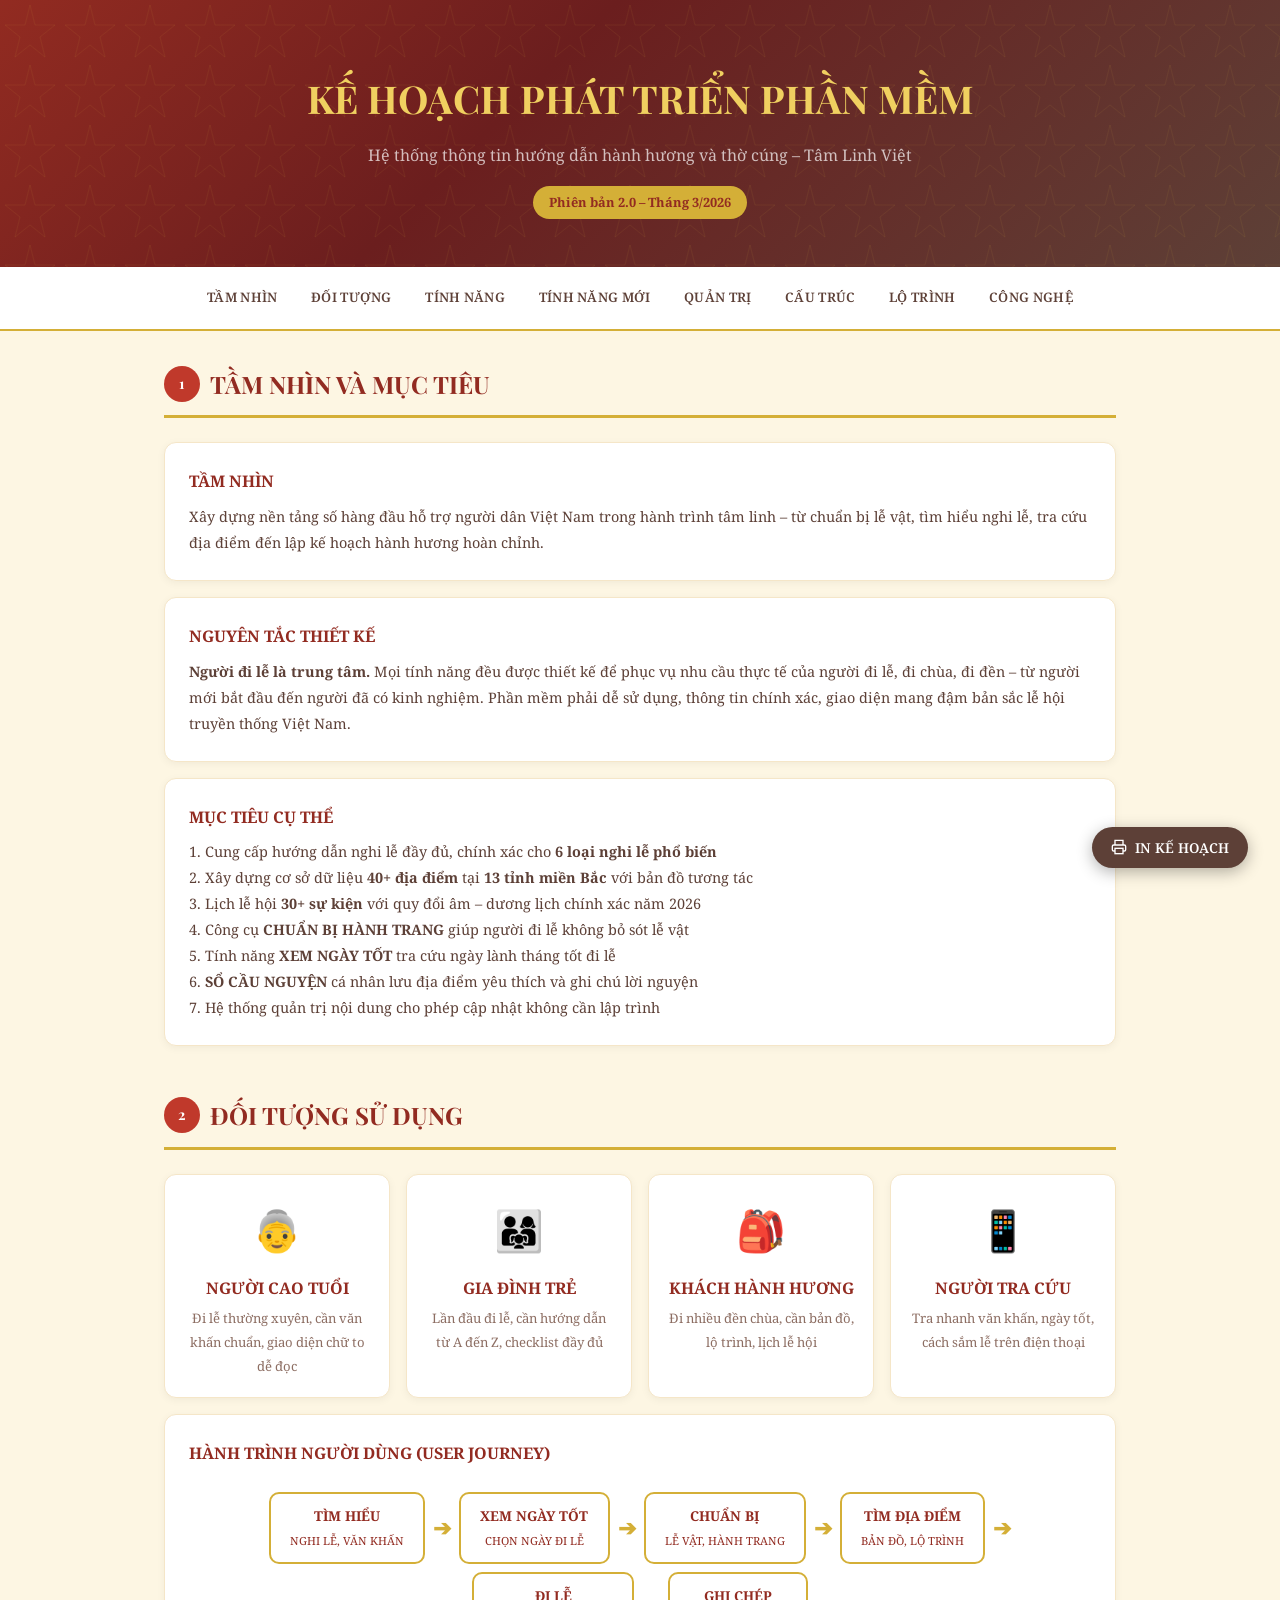
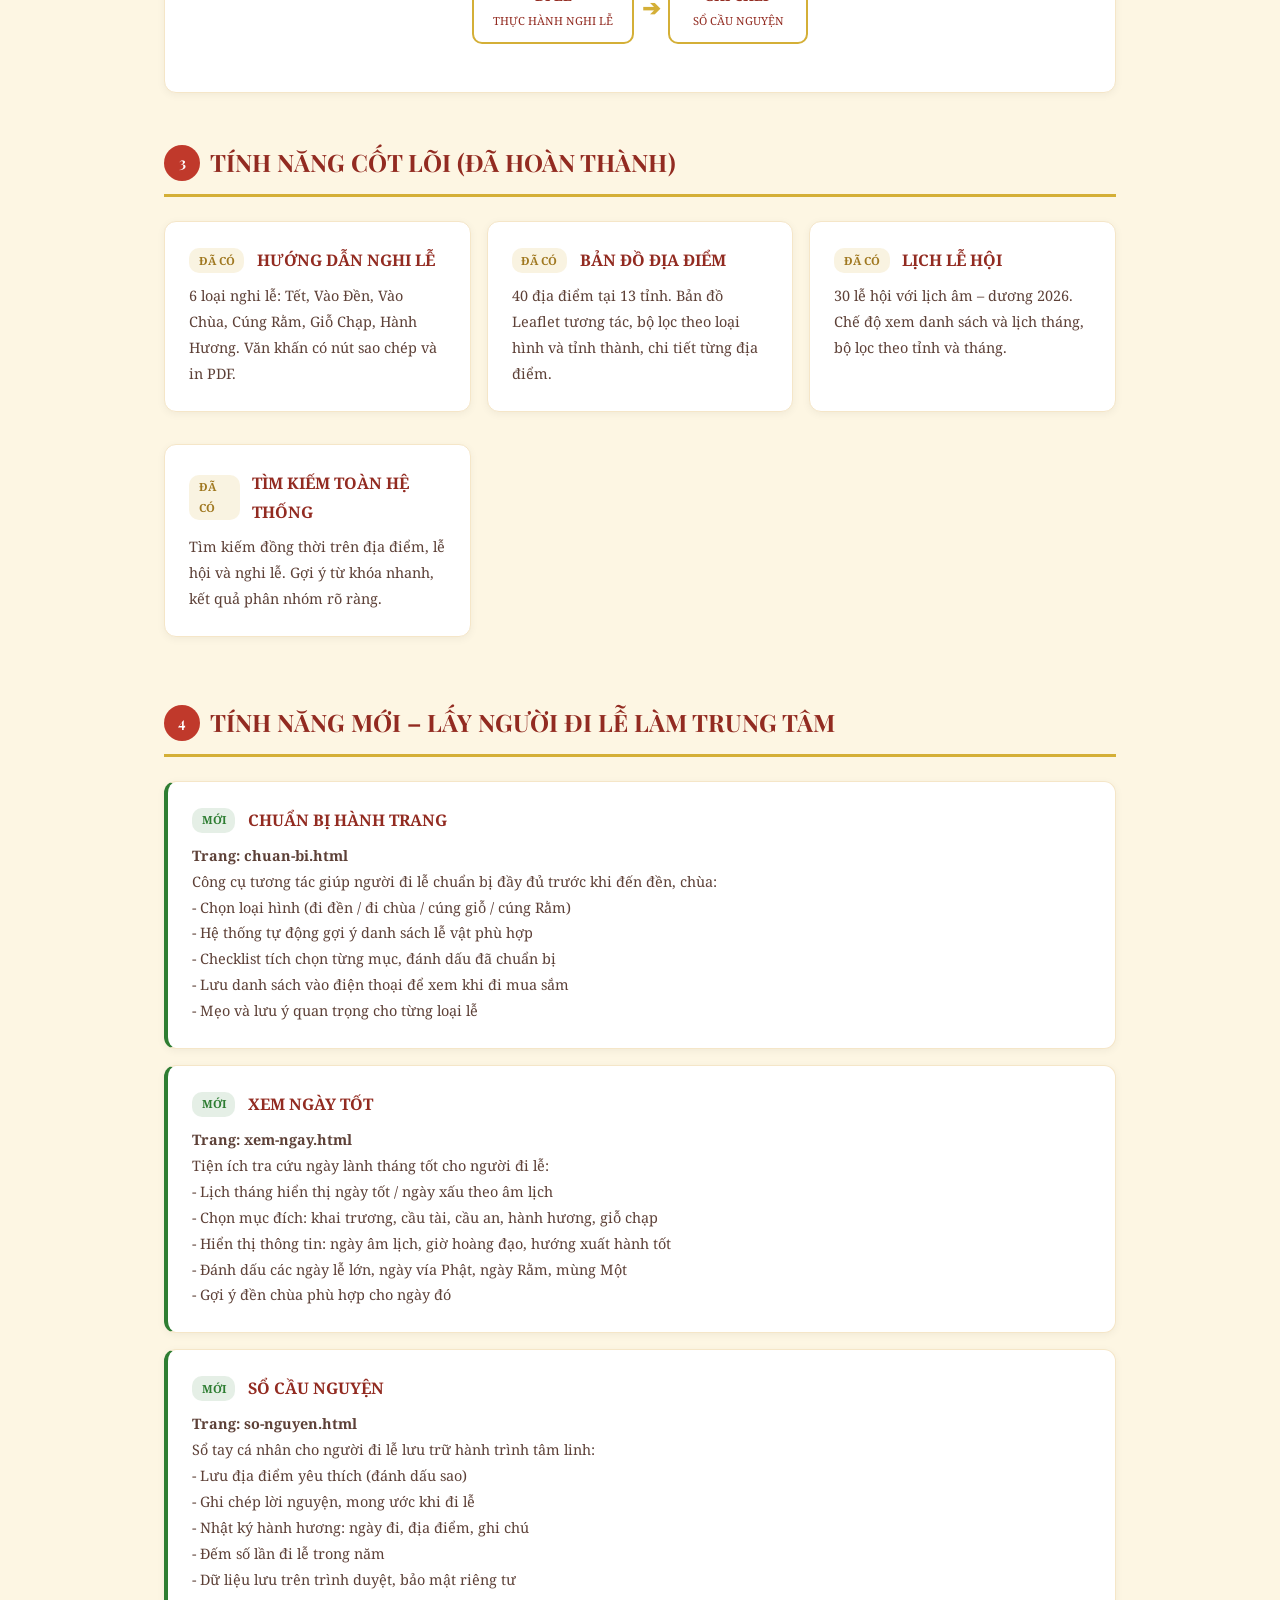
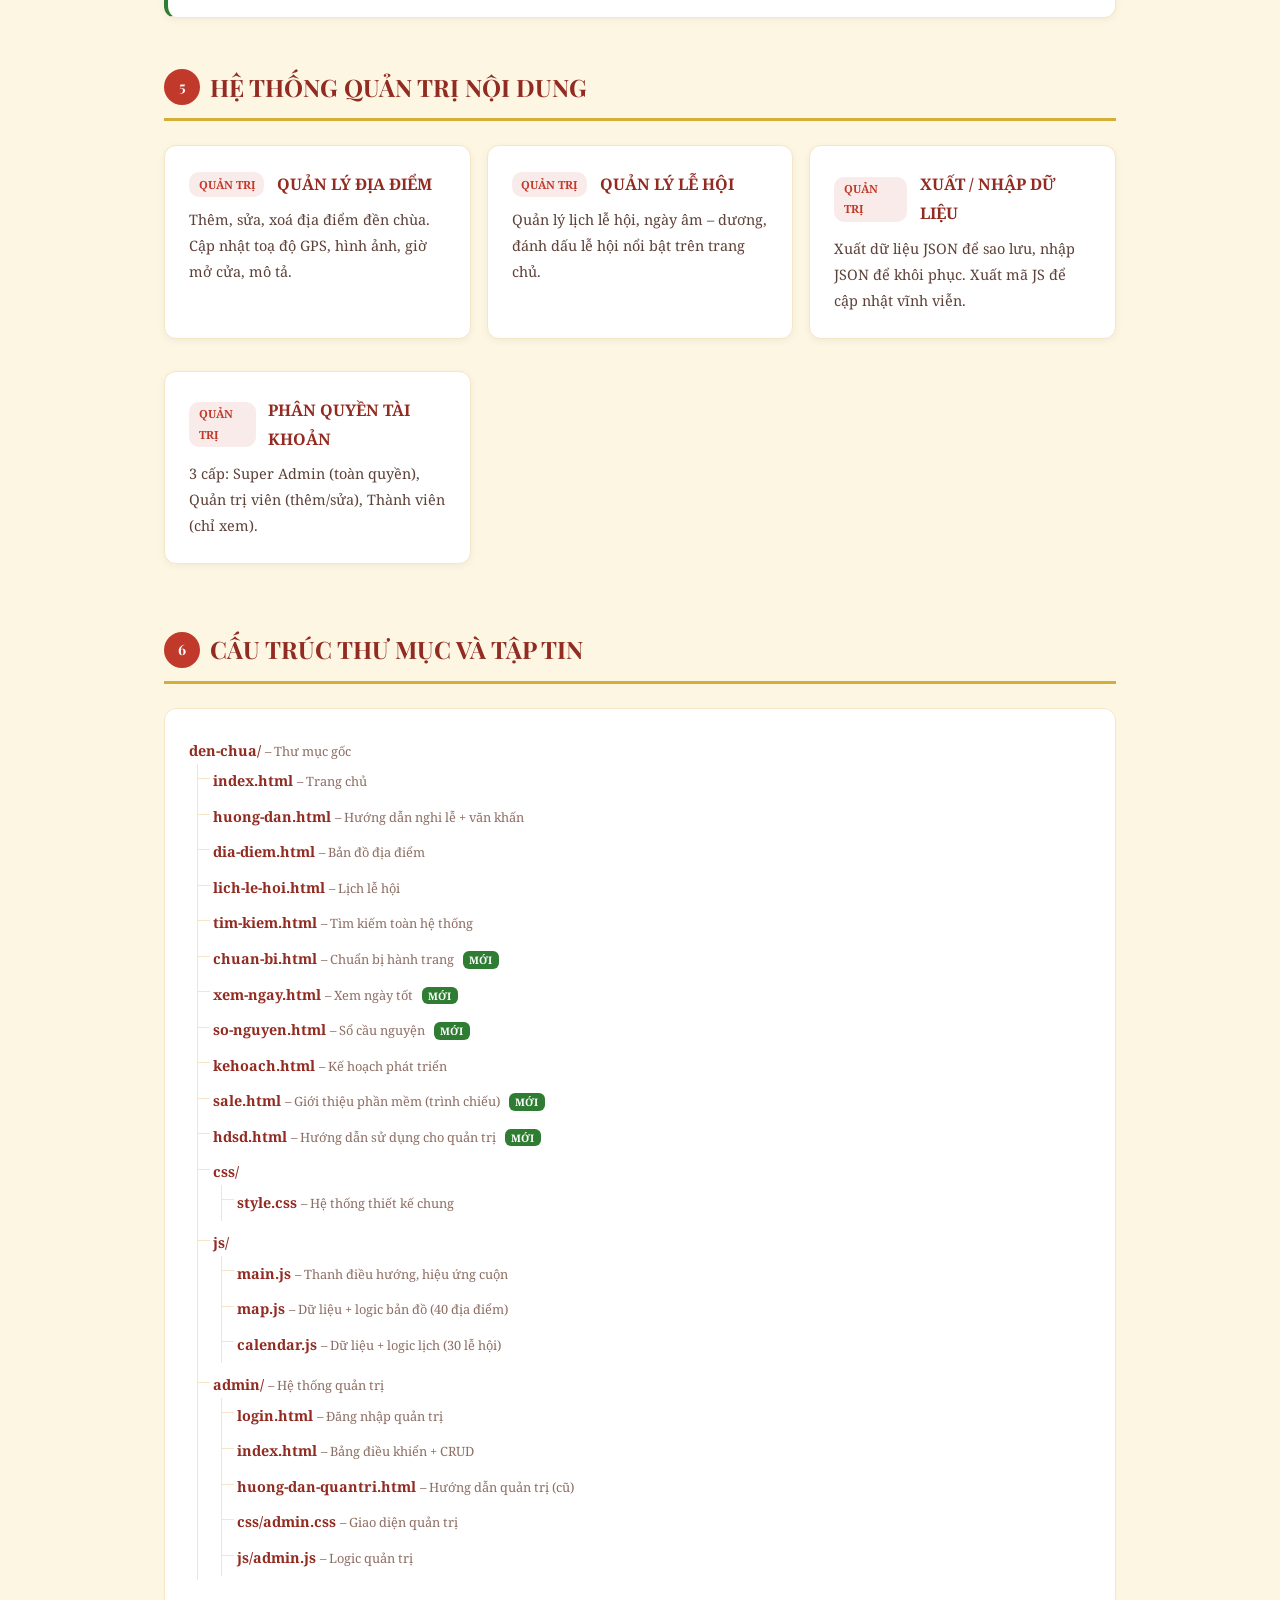
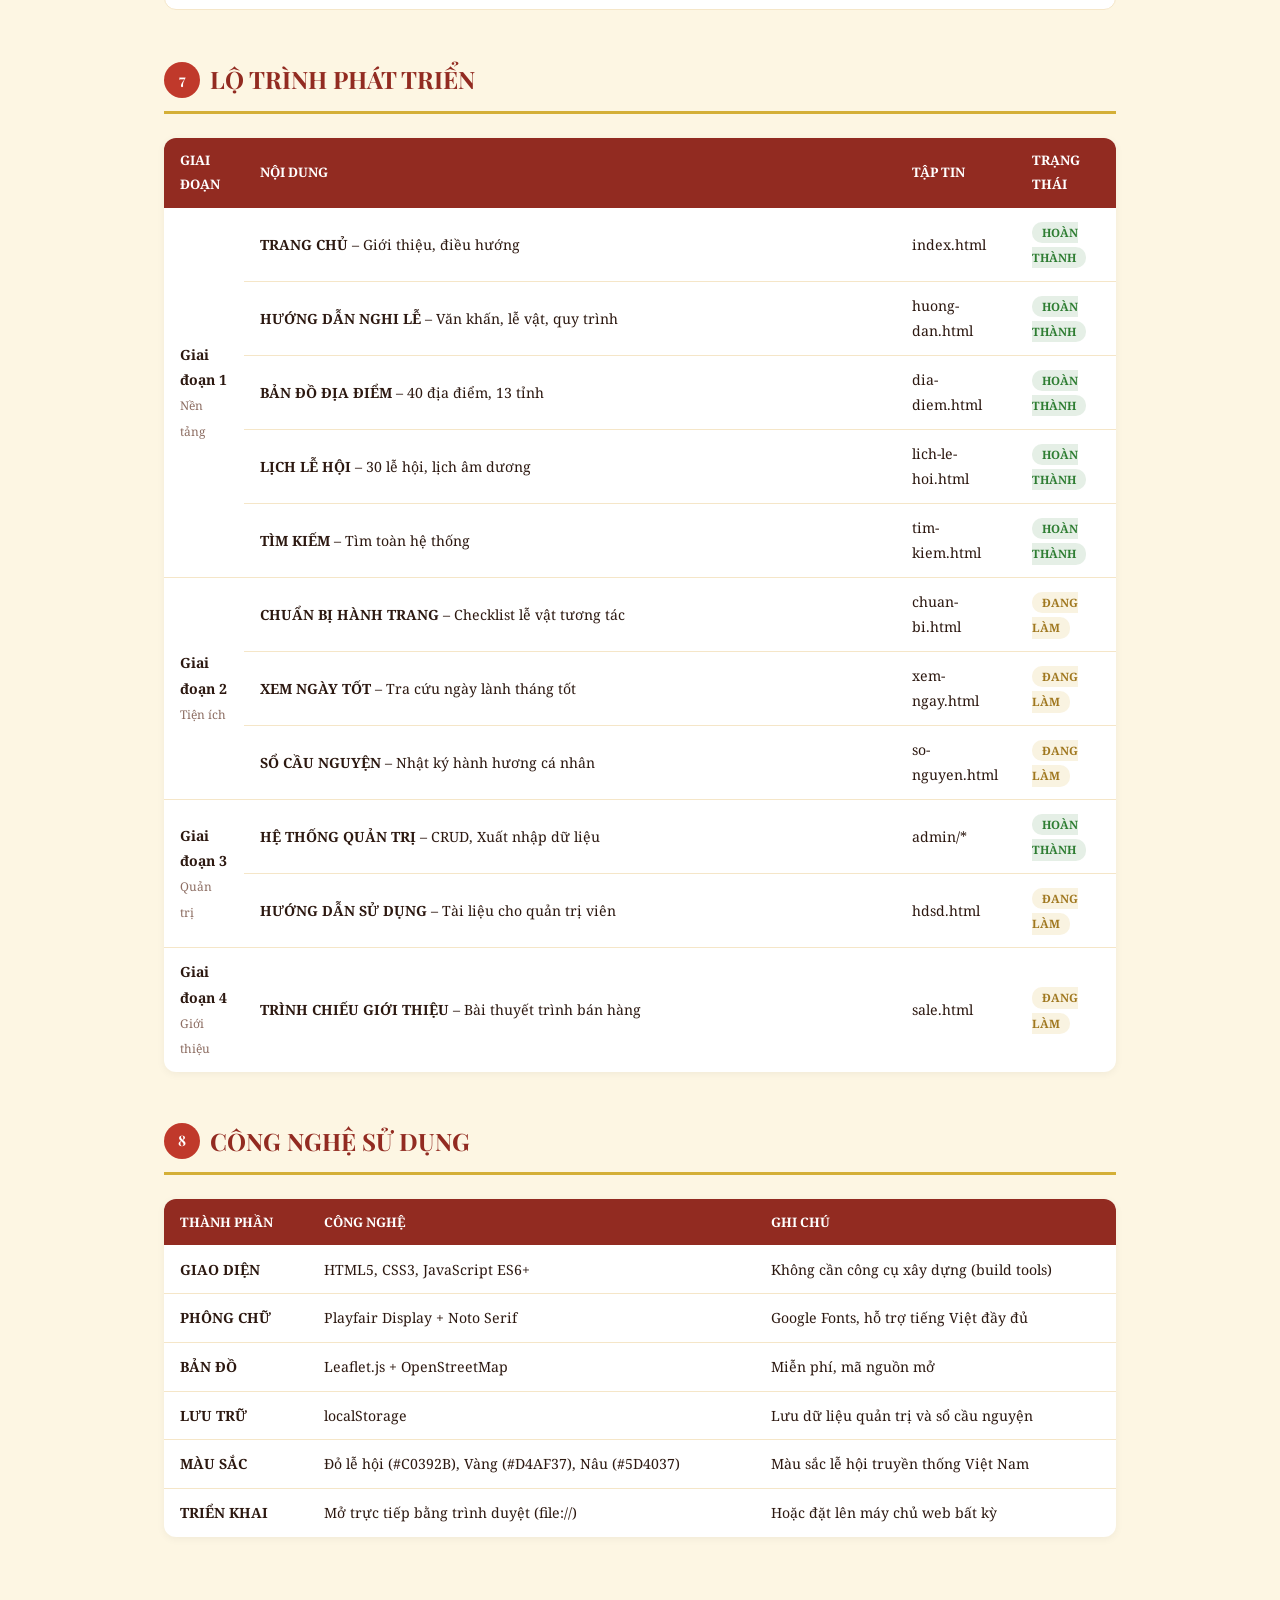
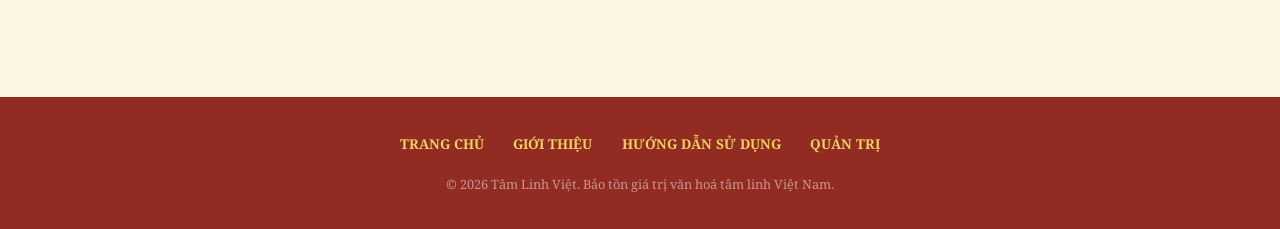
<file: kehoach.html>
<!DOCTYPE html>
<html lang="vi">
<head>
  <meta charset="UTF-8">
  <meta name="viewport" content="width=device-width, initial-scale=1.0">
  <title>Kế Hoạch Phát Triển – Tâm Linh Việt</title>
  <link rel="preconnect" href="https://fonts.googleapis.com">
  <link href="https://fonts.googleapis.com/css2?family=Playfair+Display:ital,wght@0,600;0,700;1,600&family=Noto+Serif:ital,wght@0,400;0,600;1,400&display=swap" rel="stylesheet">
  <style>
    :root {
      --red: #C0392B; --red-dark: #922B21; --gold: #D4AF37; --gold-light: #F0D060;
      --brown: #5D4037; --cream: #FDF6E3; --cream-dark: #F5E6C8;
      --green: #2E7D32; --text-dark: #2C1810; --text-mid: #5D4037; --text-light: #8D6E63;
    }
    * { box-sizing: border-box; margin: 0; padding: 0; }
    html { scroll-behavior: smooth; }
    body { font-family: 'Noto Serif', serif; background: var(--cream); color: var(--text-dark); line-height: 1.8; }

    /* Header */
    .plan-header {
      background: linear-gradient(135deg, var(--red-dark) 0%, #6B1E1E 40%, var(--brown) 100%);
      padding: 4rem 2rem 3rem;
      text-align: center;
      position: relative;
      overflow: hidden;
    }
    .plan-header::before {
      content: ''; position: absolute; inset: 0;
      background: url("data:image/svg+xml,%3Csvg width='60' height='60' xmlns='http://www.w3.org/2000/svg'%3E%3Cpath d='M30 5L35 25H55L40 37L45 57L30 45L15 57L20 37L5 25H25Z' fill='none' stroke='rgba(212,175,55,0.08)' stroke-width='1'/%3E%3C/svg%3E") repeat;
    }
    .plan-header h1 { font-family: 'Playfair Display', serif; color: var(--gold-light); font-size: 2.4rem; position: relative; }
    .plan-header p { color: rgba(255,255,255,0.7); font-size: 1rem; margin-top: 0.5rem; position: relative; }
    .plan-header .version { display: inline-block; background: var(--gold); color: var(--red-dark); padding: 0.3rem 1rem; border-radius: 20px; font-size: 0.8rem; font-weight: 700; margin-top: 1rem; position: relative; }

    /* Navigation */
    .plan-nav {
      background: white;
      border-bottom: 2px solid var(--gold);
      padding: 0.8rem 2rem;
      position: sticky; top: 0; z-index: 100;
      display: flex; flex-wrap: wrap; gap: 0.5rem; justify-content: center;
    }
    .plan-nav a {
      color: var(--text-mid); text-decoration: none; font-size: 0.82rem; font-weight: 600;
      padding: 0.4rem 0.8rem; border-radius: 20px; transition: all 0.2s;
      text-transform: uppercase; letter-spacing: 0.3px;
    }
    .plan-nav a:hover, .plan-nav a.active { background: var(--red); color: white; }

    /* Main */
    .plan-body { max-width: 1000px; margin: 0 auto; padding: 2rem 1.5rem 4rem; }

    /* Section */
    .plan-section { margin-bottom: 3rem; }
    .plan-section-title {
      font-family: 'Playfair Display', serif;
      font-size: 1.5rem; color: var(--red-dark);
      display: flex; align-items: center; gap: 0.6rem;
      padding-bottom: 0.6rem; border-bottom: 3px solid var(--gold);
      margin-bottom: 1.5rem; text-transform: uppercase; font-weight: 700;
    }
    .plan-section-title .num {
      background: var(--red); color: white; width: 36px; height: 36px;
      border-radius: 50%; display: flex; align-items: center; justify-content: center;
      font-size: 0.9rem; font-weight: 700; flex-shrink: 0;
    }

    /* Cards */
    .plan-card {
      background: white; border-radius: 12px; padding: 1.5rem;
      border: 1px solid var(--cream-dark); margin-bottom: 1rem;
      box-shadow: 0 2px 8px rgba(0,0,0,0.05);
    }
    .plan-card h4 {
      color: var(--red-dark); font-size: 1rem; margin-bottom: 0.5rem;
      text-transform: uppercase; font-weight: 700; display: flex; align-items: center; gap: 0.5rem;
    }
    .plan-card p { font-size: 0.9rem; color: var(--text-mid); }
    .plan-card .tag {
      display: inline-block; padding: 0.15rem 0.6rem; border-radius: 10px;
      font-size: 0.7rem; font-weight: 700; text-transform: uppercase; margin-right: 0.3rem;
    }
    .tag-new { background: rgba(46,125,50,0.12); color: var(--green); }
    .tag-exist { background: rgba(212,175,55,0.15); color: var(--gold-dark, #A07820); }
    .tag-admin { background: rgba(192,57,43,0.1); color: var(--red); }
    .tag-phase1 { background: rgba(93,64,55,0.1); color: var(--brown); }
    .tag-phase2 { background: rgba(33,150,243,0.1); color: #1976D2; }

    /* Feature grid */
    .feature-grid { display: grid; grid-template-columns: repeat(auto-fill, minmax(300px, 1fr)); gap: 1rem; }

    /* Table */
    .plan-table { width: 100%; border-collapse: collapse; background: white; border-radius: 12px; overflow: hidden; box-shadow: 0 2px 8px rgba(0,0,0,0.05); }
    .plan-table th {
      background: var(--red-dark); color: white; padding: 0.7rem 1rem;
      text-align: left; font-size: 0.82rem; text-transform: uppercase; font-weight: 700;
    }
    .plan-table td { padding: 0.7rem 1rem; border-bottom: 1px solid var(--cream-dark); font-size: 0.88rem; }
    .plan-table tr:last-child td { border-bottom: none; }
    .plan-table tr:hover td { background: rgba(212,175,55,0.06); }

    /* Status */
    .status { padding: 0.2rem 0.6rem; border-radius: 10px; font-size: 0.72rem; font-weight: 700; }
    .status-done { background: rgba(46,125,50,0.12); color: var(--green); }
    .status-progress { background: rgba(212,175,55,0.15); color: #A07820; }
    .status-plan { background: rgba(93,64,55,0.1); color: var(--brown); }

    /* Flow diagram */
    .flow { display: flex; flex-wrap: wrap; gap: 0.5rem; align-items: center; justify-content: center; margin: 1.5rem 0; }
    .flow-item {
      background: white; border: 2px solid var(--gold); border-radius: 10px;
      padding: 0.6rem 1.2rem; font-size: 0.85rem; font-weight: 700;
      color: var(--red-dark); text-align: center; min-width: 140px;
      text-transform: uppercase;
    }
    .flow-arrow { color: var(--gold); font-size: 1.4rem; font-weight: 700; }

    /* User persona */
    .persona-grid { display: grid; grid-template-columns: repeat(auto-fill, minmax(220px, 1fr)); gap: 1rem; }
    .persona-card {
      background: white; border-radius: 12px; padding: 1.2rem; text-align: center;
      border: 1px solid var(--cream-dark); box-shadow: 0 2px 8px rgba(0,0,0,0.05);
    }
    .persona-icon { font-size: 2.5rem; margin-bottom: 0.5rem; }
    .persona-name { font-weight: 700; color: var(--red-dark); text-transform: uppercase; margin-bottom: 0.3rem; }
    .persona-desc { font-size: 0.82rem; color: var(--text-light); }

    /* Sitemap tree */
    .sitemap { background: white; border-radius: 12px; padding: 1.5rem; border: 1px solid var(--cream-dark); }
    .sitemap ul { list-style: none; padding-left: 1.5rem; }
    .sitemap > ul { padding-left: 0; }
    .sitemap li { position: relative; padding: 0.3rem 0; font-size: 0.9rem; }
    .sitemap li::before { content: ''; position: absolute; left: -1rem; top: 0; bottom: 0; width: 1px; background: var(--cream-dark); }
    .sitemap li::after { content: ''; position: absolute; left: -1rem; top: 0.9rem; width: 0.8rem; height: 1px; background: var(--cream-dark); }
    .sitemap > ul > li::before, .sitemap > ul > li::after { display: none; }
    .sitemap .file { color: var(--red-dark); font-weight: 700; }
    .sitemap .desc { color: var(--text-light); font-size: 0.8rem; }
    .sitemap .new-badge { background: var(--green); color: white; padding: 0.1rem 0.4rem; border-radius: 6px; font-size: 0.65rem; font-weight: 700; margin-left: 0.3rem; }

    /* Print */
    .print-btn {
      position: fixed; bottom: 2rem; right: 2rem; z-index: 900;
      background: var(--brown); color: white; border: none; border-radius: 50px;
      padding: 0.7rem 1.2rem; font-size: 0.85rem; font-weight: 600;
      cursor: pointer; box-shadow: 0 4px 16px rgba(0,0,0,0.3);
      display: flex; align-items: center; gap: 0.5rem; font-family: inherit;
    }
    .print-btn:hover { background: var(--red-dark); }

    @media print {
      .plan-nav, .print-btn { display: none !important; }
      .plan-header { padding: 2rem; }
      body { font-size: 10pt; }
    }
    @media (max-width: 600px) {
      .plan-header h1 { font-size: 1.6rem; }
      .feature-grid, .persona-grid { grid-template-columns: 1fr; }
      .flow { flex-direction: column; }
      .flow-arrow { transform: rotate(90deg); }
    }
  </style>
</head>
<body>

<div class="plan-header">
  <h1>KẾ HOẠCH PHÁT TRIỂN PHẦN MỀM</h1>
  <p>Hệ thống thông tin hướng dẫn hành hương và thờ cúng – Tâm Linh Việt</p>
  <div class="version">Phiên bản 2.0 – Tháng 3/2026</div>
</div>

<nav class="plan-nav">
  <a href="#tamNhin">TẦM NHÌN</a>
  <a href="#doiTuong">ĐỐI TƯỢNG</a>
  <a href="#tinhNang">TÍNH NĂNG</a>
  <a href="#tinhNangMoi">TÍNH NĂNG MỚI</a>
  <a href="#quanTri">QUẢN TRỊ</a>
  <a href="#cauTruc">CẤU TRÚC</a>
  <a href="#loTrinh">LỘ TRÌNH</a>
  <a href="#congNghe">CÔNG NGHỆ</a>
</nav>

<div class="plan-body">

  <!-- 1. TẦM NHÌN -->
  <section class="plan-section" id="tamNhin">
    <div class="plan-section-title">
      <span class="num">1</span>
      TẦM NHÌN VÀ MỤC TIÊU
    </div>
    <div class="plan-card">
      <h4>TẦM NHÌN</h4>
      <p>Xây dựng nền tảng số hàng đầu hỗ trợ người dân Việt Nam trong hành trình tâm linh – từ chuẩn bị lễ vật, tìm hiểu nghi lễ, tra cứu địa điểm đến lập kế hoạch hành hương hoàn chỉnh.</p>
    </div>
    <div class="plan-card">
      <h4>NGUYÊN TẮC THIẾT KẾ</h4>
      <p><strong>Người đi lễ là trung tâm.</strong> Mọi tính năng đều được thiết kế để phục vụ nhu cầu thực tế của người đi lễ, đi chùa, đi đền – từ người mới bắt đầu đến người đã có kinh nghiệm. Phần mềm phải dễ sử dụng, thông tin chính xác, giao diện mang đậm bản sắc lễ hội truyền thống Việt Nam.</p>
    </div>
    <div class="plan-card">
      <h4>MỤC TIÊU CỤ THỂ</h4>
      <p>
        1. Cung cấp hướng dẫn nghi lễ đầy đủ, chính xác cho <strong>6 loại nghi lễ phổ biến</strong><br>
        2. Xây dựng cơ sở dữ liệu <strong>40+ địa điểm</strong> tại <strong>13 tỉnh miền Bắc</strong> với bản đồ tương tác<br>
        3. Lịch lễ hội <strong>30+ sự kiện</strong> với quy đổi âm – dương lịch chính xác năm 2026<br>
        4. Công cụ <strong>CHUẨN BỊ HÀNH TRANG</strong> giúp người đi lễ không bỏ sót lễ vật<br>
        5. Tính năng <strong>XEM NGÀY TỐT</strong> tra cứu ngày lành tháng tốt đi lễ<br>
        6. <strong>SỔ CẦU NGUYỆN</strong> cá nhân lưu địa điểm yêu thích và ghi chú lời nguyện<br>
        7. Hệ thống quản trị nội dung cho phép cập nhật không cần lập trình
      </p>
    </div>
  </section>

  <!-- 2. ĐỐI TƯỢNG -->
  <section class="plan-section" id="doiTuong">
    <div class="plan-section-title">
      <span class="num">2</span>
      ĐỐI TƯỢNG SỬ DỤNG
    </div>
    <div class="persona-grid">
      <div class="persona-card">
        <div class="persona-icon">👵</div>
        <div class="persona-name">NGƯỜI CAO TUỔI</div>
        <div class="persona-desc">Đi lễ thường xuyên, cần văn khấn chuẩn, giao diện chữ to dễ đọc</div>
      </div>
      <div class="persona-card">
        <div class="persona-icon">👨‍👩‍👧</div>
        <div class="persona-name">GIA ĐÌNH TRẺ</div>
        <div class="persona-desc">Lần đầu đi lễ, cần hướng dẫn từ A đến Z, checklist đầy đủ</div>
      </div>
      <div class="persona-card">
        <div class="persona-icon">🎒</div>
        <div class="persona-name">KHÁCH HÀNH HƯƠNG</div>
        <div class="persona-desc">Đi nhiều đền chùa, cần bản đồ, lộ trình, lịch lễ hội</div>
      </div>
      <div class="persona-card">
        <div class="persona-icon">📱</div>
        <div class="persona-name">NGƯỜI TRA CỨU</div>
        <div class="persona-desc">Tra nhanh văn khấn, ngày tốt, cách sắm lễ trên điện thoại</div>
      </div>
    </div>

    <div class="plan-card" style="margin-top: 1rem;">
      <h4>HÀNH TRÌNH NGƯỜI DÙNG (USER JOURNEY)</h4>
      <div class="flow">
        <div class="flow-item">TÌM HIỂU<br><span style="font-size:0.7rem;font-weight:400;">nghi lễ, văn khấn</span></div>
        <span class="flow-arrow">&#10132;</span>
        <div class="flow-item">XEM NGÀY TỐT<br><span style="font-size:0.7rem;font-weight:400;">chọn ngày đi lễ</span></div>
        <span class="flow-arrow">&#10132;</span>
        <div class="flow-item">CHUẨN BỊ<br><span style="font-size:0.7rem;font-weight:400;">lễ vật, hành trang</span></div>
        <span class="flow-arrow">&#10132;</span>
        <div class="flow-item">TÌM ĐỊA ĐIỂM<br><span style="font-size:0.7rem;font-weight:400;">bản đồ, lộ trình</span></div>
        <span class="flow-arrow">&#10132;</span>
        <div class="flow-item">ĐI LỄ<br><span style="font-size:0.7rem;font-weight:400;">thực hành nghi lễ</span></div>
        <span class="flow-arrow">&#10132;</span>
        <div class="flow-item">GHI CHÉP<br><span style="font-size:0.7rem;font-weight:400;">sổ cầu nguyện</span></div>
      </div>
    </div>
  </section>

  <!-- 3. TÍNH NĂNG CỐT LÕI (ĐÃ CÓ) -->
  <section class="plan-section" id="tinhNang">
    <div class="plan-section-title">
      <span class="num">3</span>
      TÍNH NĂNG CỐT LÕI (ĐÃ HOÀN THÀNH)
    </div>
    <div class="feature-grid">
      <div class="plan-card">
        <h4><span class="tag tag-exist">Đã có</span> HƯỚNG DẪN NGHI LỄ</h4>
        <p>6 loại nghi lễ: Tết, Vào Đền, Vào Chùa, Cúng Rằm, Giỗ Chạp, Hành Hương. Văn khấn có nút sao chép và in PDF.</p>
      </div>
      <div class="plan-card">
        <h4><span class="tag tag-exist">Đã có</span> BẢN ĐỒ ĐỊA ĐIỂM</h4>
        <p>40 địa điểm tại 13 tỉnh. Bản đồ Leaflet tương tác, bộ lọc theo loại hình và tỉnh thành, chi tiết từng địa điểm.</p>
      </div>
      <div class="plan-card">
        <h4><span class="tag tag-exist">Đã có</span> LỊCH LỄ HỘI</h4>
        <p>30 lễ hội với lịch âm – dương 2026. Chế độ xem danh sách và lịch tháng, bộ lọc theo tỉnh và tháng.</p>
      </div>
      <div class="plan-card">
        <h4><span class="tag tag-exist">Đã có</span> TÌM KIẾM TOÀN HỆ THỐNG</h4>
        <p>Tìm kiếm đồng thời trên địa điểm, lễ hội và nghi lễ. Gợi ý từ khóa nhanh, kết quả phân nhóm rõ ràng.</p>
      </div>
    </div>
  </section>

  <!-- 4. TÍNH NĂNG MỚI -->
  <section class="plan-section" id="tinhNangMoi">
    <div class="plan-section-title">
      <span class="num">4</span>
      TÍNH NĂNG MỚI – LẤY NGƯỜI ĐI LỄ LÀM TRUNG TÂM
    </div>

    <div class="plan-card" style="border-left: 4px solid var(--green);">
      <h4><span class="tag tag-new">Mới</span> CHUẨN BỊ HÀNH TRANG</h4>
      <p><strong>Trang: chuan-bi.html</strong></p>
      <p>Công cụ tương tác giúp người đi lễ chuẩn bị đầy đủ trước khi đến đền, chùa:</p>
      <p>
        - Chọn loại hình (đi đền / đi chùa / cúng giỗ / cúng Rằm)<br>
        - Hệ thống tự động gợi ý danh sách lễ vật phù hợp<br>
        - Checklist tích chọn từng mục, đánh dấu đã chuẩn bị<br>
        - Lưu danh sách vào điện thoại để xem khi đi mua sắm<br>
        - Mẹo và lưu ý quan trọng cho từng loại lễ
      </p>
    </div>

    <div class="plan-card" style="border-left: 4px solid var(--green);">
      <h4><span class="tag tag-new">Mới</span> XEM NGÀY TỐT</h4>
      <p><strong>Trang: xem-ngay.html</strong></p>
      <p>Tiện ích tra cứu ngày lành tháng tốt cho người đi lễ:</p>
      <p>
        - Lịch tháng hiển thị ngày tốt / ngày xấu theo âm lịch<br>
        - Chọn mục đích: khai trương, cầu tài, cầu an, hành hương, giỗ chạp<br>
        - Hiển thị thông tin: ngày âm lịch, giờ hoàng đạo, hướng xuất hành tốt<br>
        - Đánh dấu các ngày lễ lớn, ngày vía Phật, ngày Rằm, mùng Một<br>
        - Gợi ý đền chùa phù hợp cho ngày đó
      </p>
    </div>

    <div class="plan-card" style="border-left: 4px solid var(--green);">
      <h4><span class="tag tag-new">Mới</span> SỔ CẦU NGUYỆN</h4>
      <p><strong>Trang: so-nguyen.html</strong></p>
      <p>Sổ tay cá nhân cho người đi lễ lưu trữ hành trình tâm linh:</p>
      <p>
        - Lưu địa điểm yêu thích (đánh dấu sao)<br>
        - Ghi chép lời nguyện, mong ước khi đi lễ<br>
        - Nhật ký hành hương: ngày đi, địa điểm, ghi chú<br>
        - Đếm số lần đi lễ trong năm<br>
        - Dữ liệu lưu trên trình duyệt, bảo mật riêng tư
      </p>
    </div>
  </section>

  <!-- 5. QUẢN TRỊ -->
  <section class="plan-section" id="quanTri">
    <div class="plan-section-title">
      <span class="num">5</span>
      HỆ THỐNG QUẢN TRỊ NỘI DUNG
    </div>
    <div class="feature-grid">
      <div class="plan-card">
        <h4><span class="tag tag-admin">Quản trị</span> QUẢN LÝ ĐỊA ĐIỂM</h4>
        <p>Thêm, sửa, xoá địa điểm đền chùa. Cập nhật toạ độ GPS, hình ảnh, giờ mở cửa, mô tả.</p>
      </div>
      <div class="plan-card">
        <h4><span class="tag tag-admin">Quản trị</span> QUẢN LÝ LỄ HỘI</h4>
        <p>Quản lý lịch lễ hội, ngày âm – dương, đánh dấu lễ hội nổi bật trên trang chủ.</p>
      </div>
      <div class="plan-card">
        <h4><span class="tag tag-admin">Quản trị</span> XUẤT / NHẬP DỮ LIỆU</h4>
        <p>Xuất dữ liệu JSON để sao lưu, nhập JSON để khôi phục. Xuất mã JS để cập nhật vĩnh viễn.</p>
      </div>
      <div class="plan-card">
        <h4><span class="tag tag-admin">Quản trị</span> PHÂN QUYỀN TÀI KHOẢN</h4>
        <p>3 cấp: Super Admin (toàn quyền), Quản trị viên (thêm/sửa), Thành viên (chỉ xem).</p>
      </div>
    </div>
  </section>

  <!-- 6. CẤU TRÚC -->
  <section class="plan-section" id="cauTruc">
    <div class="plan-section-title">
      <span class="num">6</span>
      CẤU TRÚC THƯ MỤC VÀ TẬP TIN
    </div>
    <div class="sitemap">
      <ul>
        <li>
          <span class="file">den-chua/</span> <span class="desc">– Thư mục gốc</span>
          <ul>
            <li><span class="file">index.html</span> <span class="desc">– Trang chủ</span></li>
            <li><span class="file">huong-dan.html</span> <span class="desc">– Hướng dẫn nghi lễ + văn khấn</span></li>
            <li><span class="file">dia-diem.html</span> <span class="desc">– Bản đồ địa điểm</span></li>
            <li><span class="file">lich-le-hoi.html</span> <span class="desc">– Lịch lễ hội</span></li>
            <li><span class="file">tim-kiem.html</span> <span class="desc">– Tìm kiếm toàn hệ thống</span></li>
            <li><span class="file">chuan-bi.html</span> <span class="desc">– Chuẩn bị hành trang</span> <span class="new-badge">MỚI</span></li>
            <li><span class="file">xem-ngay.html</span> <span class="desc">– Xem ngày tốt</span> <span class="new-badge">MỚI</span></li>
            <li><span class="file">so-nguyen.html</span> <span class="desc">– Sổ cầu nguyện</span> <span class="new-badge">MỚI</span></li>
            <li><span class="file">kehoach.html</span> <span class="desc">– Kế hoạch phát triển</span></li>
            <li><span class="file">sale.html</span> <span class="desc">– Giới thiệu phần mềm (trình chiếu)</span> <span class="new-badge">MỚI</span></li>
            <li><span class="file">hdsd.html</span> <span class="desc">– Hướng dẫn sử dụng cho quản trị</span> <span class="new-badge">MỚI</span></li>
            <li>
              <span class="file">css/</span>
              <ul>
                <li><span class="file">style.css</span> <span class="desc">– Hệ thống thiết kế chung</span></li>
              </ul>
            </li>
            <li>
              <span class="file">js/</span>
              <ul>
                <li><span class="file">main.js</span> <span class="desc">– Thanh điều hướng, hiệu ứng cuộn</span></li>
                <li><span class="file">map.js</span> <span class="desc">– Dữ liệu + logic bản đồ (40 địa điểm)</span></li>
                <li><span class="file">calendar.js</span> <span class="desc">– Dữ liệu + logic lịch (30 lễ hội)</span></li>
              </ul>
            </li>
            <li>
              <span class="file">admin/</span> <span class="desc">– Hệ thống quản trị</span>
              <ul>
                <li><span class="file">login.html</span> <span class="desc">– Đăng nhập quản trị</span></li>
                <li><span class="file">index.html</span> <span class="desc">– Bảng điều khiển + CRUD</span></li>
                <li><span class="file">huong-dan-quantri.html</span> <span class="desc">– Hướng dẫn quản trị (cũ)</span></li>
                <li><span class="file">css/admin.css</span> <span class="desc">– Giao diện quản trị</span></li>
                <li><span class="file">js/admin.js</span> <span class="desc">– Logic quản trị</span></li>
              </ul>
            </li>
          </ul>
        </li>
      </ul>
    </div>
  </section>

  <!-- 7. LỘ TRÌNH -->
  <section class="plan-section" id="loTrinh">
    <div class="plan-section-title">
      <span class="num">7</span>
      LỘ TRÌNH PHÁT TRIỂN
    </div>
    <table class="plan-table">
      <thead>
        <tr>
          <th style="width:80px;">Giai Đoạn</th>
          <th>Nội Dung</th>
          <th style="width:120px;">Tập Tin</th>
          <th style="width:100px;">Trạng Thái</th>
        </tr>
      </thead>
      <tbody>
        <tr>
          <td rowspan="5"><strong>Giai đoạn 1</strong><br><span style="font-size:0.75rem;color:var(--text-light);">Nền tảng</span></td>
          <td><strong>TRANG CHỦ</strong> – Giới thiệu, điều hướng</td>
          <td>index.html</td>
          <td><span class="status status-done">HOÀN THÀNH</span></td>
        </tr>
        <tr>
          <td><strong>HƯỚNG DẪN NGHI LỄ</strong> – Văn khấn, lễ vật, quy trình</td>
          <td>huong-dan.html</td>
          <td><span class="status status-done">HOÀN THÀNH</span></td>
        </tr>
        <tr>
          <td><strong>BẢN ĐỒ ĐỊA ĐIỂM</strong> – 40 địa điểm, 13 tỉnh</td>
          <td>dia-diem.html</td>
          <td><span class="status status-done">HOÀN THÀNH</span></td>
        </tr>
        <tr>
          <td><strong>LỊCH LỄ HỘI</strong> – 30 lễ hội, lịch âm dương</td>
          <td>lich-le-hoi.html</td>
          <td><span class="status status-done">HOÀN THÀNH</span></td>
        </tr>
        <tr>
          <td><strong>TÌM KIẾM</strong> – Tìm toàn hệ thống</td>
          <td>tim-kiem.html</td>
          <td><span class="status status-done">HOÀN THÀNH</span></td>
        </tr>
        <tr>
          <td rowspan="3"><strong>Giai đoạn 2</strong><br><span style="font-size:0.75rem;color:var(--text-light);">Tiện ích</span></td>
          <td><strong>CHUẨN BỊ HÀNH TRANG</strong> – Checklist lễ vật tương tác</td>
          <td>chuan-bi.html</td>
          <td><span class="status status-progress">ĐANG LÀM</span></td>
        </tr>
        <tr>
          <td><strong>XEM NGÀY TỐT</strong> – Tra cứu ngày lành tháng tốt</td>
          <td>xem-ngay.html</td>
          <td><span class="status status-progress">ĐANG LÀM</span></td>
        </tr>
        <tr>
          <td><strong>SỔ CẦU NGUYỆN</strong> – Nhật ký hành hương cá nhân</td>
          <td>so-nguyen.html</td>
          <td><span class="status status-progress">ĐANG LÀM</span></td>
        </tr>
        <tr>
          <td rowspan="2"><strong>Giai đoạn 3</strong><br><span style="font-size:0.75rem;color:var(--text-light);">Quản trị</span></td>
          <td><strong>HỆ THỐNG QUẢN TRỊ</strong> – CRUD, Xuất nhập dữ liệu</td>
          <td>admin/*</td>
          <td><span class="status status-done">HOÀN THÀNH</span></td>
        </tr>
        <tr>
          <td><strong>HƯỚNG DẪN SỬ DỤNG</strong> – Tài liệu cho quản trị viên</td>
          <td>hdsd.html</td>
          <td><span class="status status-progress">ĐANG LÀM</span></td>
        </tr>
        <tr>
          <td><strong>Giai đoạn 4</strong><br><span style="font-size:0.75rem;color:var(--text-light);">Giới thiệu</span></td>
          <td><strong>TRÌNH CHIẾU GIỚI THIỆU</strong> – Bài thuyết trình bán hàng</td>
          <td>sale.html</td>
          <td><span class="status status-progress">ĐANG LÀM</span></td>
        </tr>
      </tbody>
    </table>
  </section>

  <!-- 8. CÔNG NGHỆ -->
  <section class="plan-section" id="congNghe">
    <div class="plan-section-title">
      <span class="num">8</span>
      CÔNG NGHỆ SỬ DỤNG
    </div>
    <table class="plan-table">
      <thead>
        <tr>
          <th>Thành Phần</th>
          <th>Công Nghệ</th>
          <th>Ghi Chú</th>
        </tr>
      </thead>
      <tbody>
        <tr>
          <td><strong>GIAO DIỆN</strong></td>
          <td>HTML5, CSS3, JavaScript ES6+</td>
          <td>Không cần công cụ xây dựng (build tools)</td>
        </tr>
        <tr>
          <td><strong>PHÔNG CHỮ</strong></td>
          <td>Playfair Display + Noto Serif</td>
          <td>Google Fonts, hỗ trợ tiếng Việt đầy đủ</td>
        </tr>
        <tr>
          <td><strong>BẢN ĐỒ</strong></td>
          <td>Leaflet.js + OpenStreetMap</td>
          <td>Miễn phí, mã nguồn mở</td>
        </tr>
        <tr>
          <td><strong>LƯU TRỮ</strong></td>
          <td>localStorage</td>
          <td>Lưu dữ liệu quản trị và sổ cầu nguyện</td>
        </tr>
        <tr>
          <td><strong>MÀU SẮC</strong></td>
          <td>Đỏ lễ hội (#C0392B), Vàng (#D4AF37), Nâu (#5D4037)</td>
          <td>Màu sắc lễ hội truyền thống Việt Nam</td>
        </tr>
        <tr>
          <td><strong>TRIỂN KHAI</strong></td>
          <td>Mở trực tiếp bằng trình duyệt (file://)</td>
          <td>Hoặc đặt lên máy chủ web bất kỳ</td>
        </tr>
      </tbody>
    </table>
  </section>

</div>

<button class="print-btn" onclick="window.print()">
  <svg width="16" height="16" viewBox="0 0 24 24" fill="none" stroke="currentColor" stroke-width="2"><polyline points="6 9 6 2 18 2 18 9"/><path d="M6 18H4a2 2 0 01-2-2v-5a2 2 0 012-2h16a2 2 0 012 2v5a2 2 0 01-2 2h-2"/><rect x="6" y="14" width="12" height="8"/></svg>
  IN KẾ HOẠCH
</button>

<footer style="background: var(--red-dark); color: var(--cream); padding: 2rem; text-align: center; margin-top: 3rem;">
  <div style="margin-bottom: 1rem;">
    <a href="index.html" style="color: var(--gold-light); margin: 0 0.8rem; font-size: 0.85rem; font-weight: 700; text-transform: uppercase; text-decoration: none;">TRANG CHỦ</a>
    <a href="sale.html" style="color: var(--gold-light); margin: 0 0.8rem; font-size: 0.85rem; font-weight: 700; text-transform: uppercase; text-decoration: none;">GIỚI THIỆU</a>
    <a href="hdsd.html" style="color: var(--gold-light); margin: 0 0.8rem; font-size: 0.85rem; font-weight: 700; text-transform: uppercase; text-decoration: none;">HƯỚNG DẪN SỬ DỤNG</a>
    <a href="admin/login.html" style="color: var(--gold-light); margin: 0 0.8rem; font-size: 0.85rem; font-weight: 700; text-transform: uppercase; text-decoration: none;">QUẢN TRỊ</a>
  </div>
  <p style="font-size: 0.8rem; color: rgba(255,255,255,0.5);">© 2026 Tâm Linh Việt. Bảo tồn giá trị văn hoá tâm linh Việt Nam.</p>
</footer>

</body>
</html>
</file>
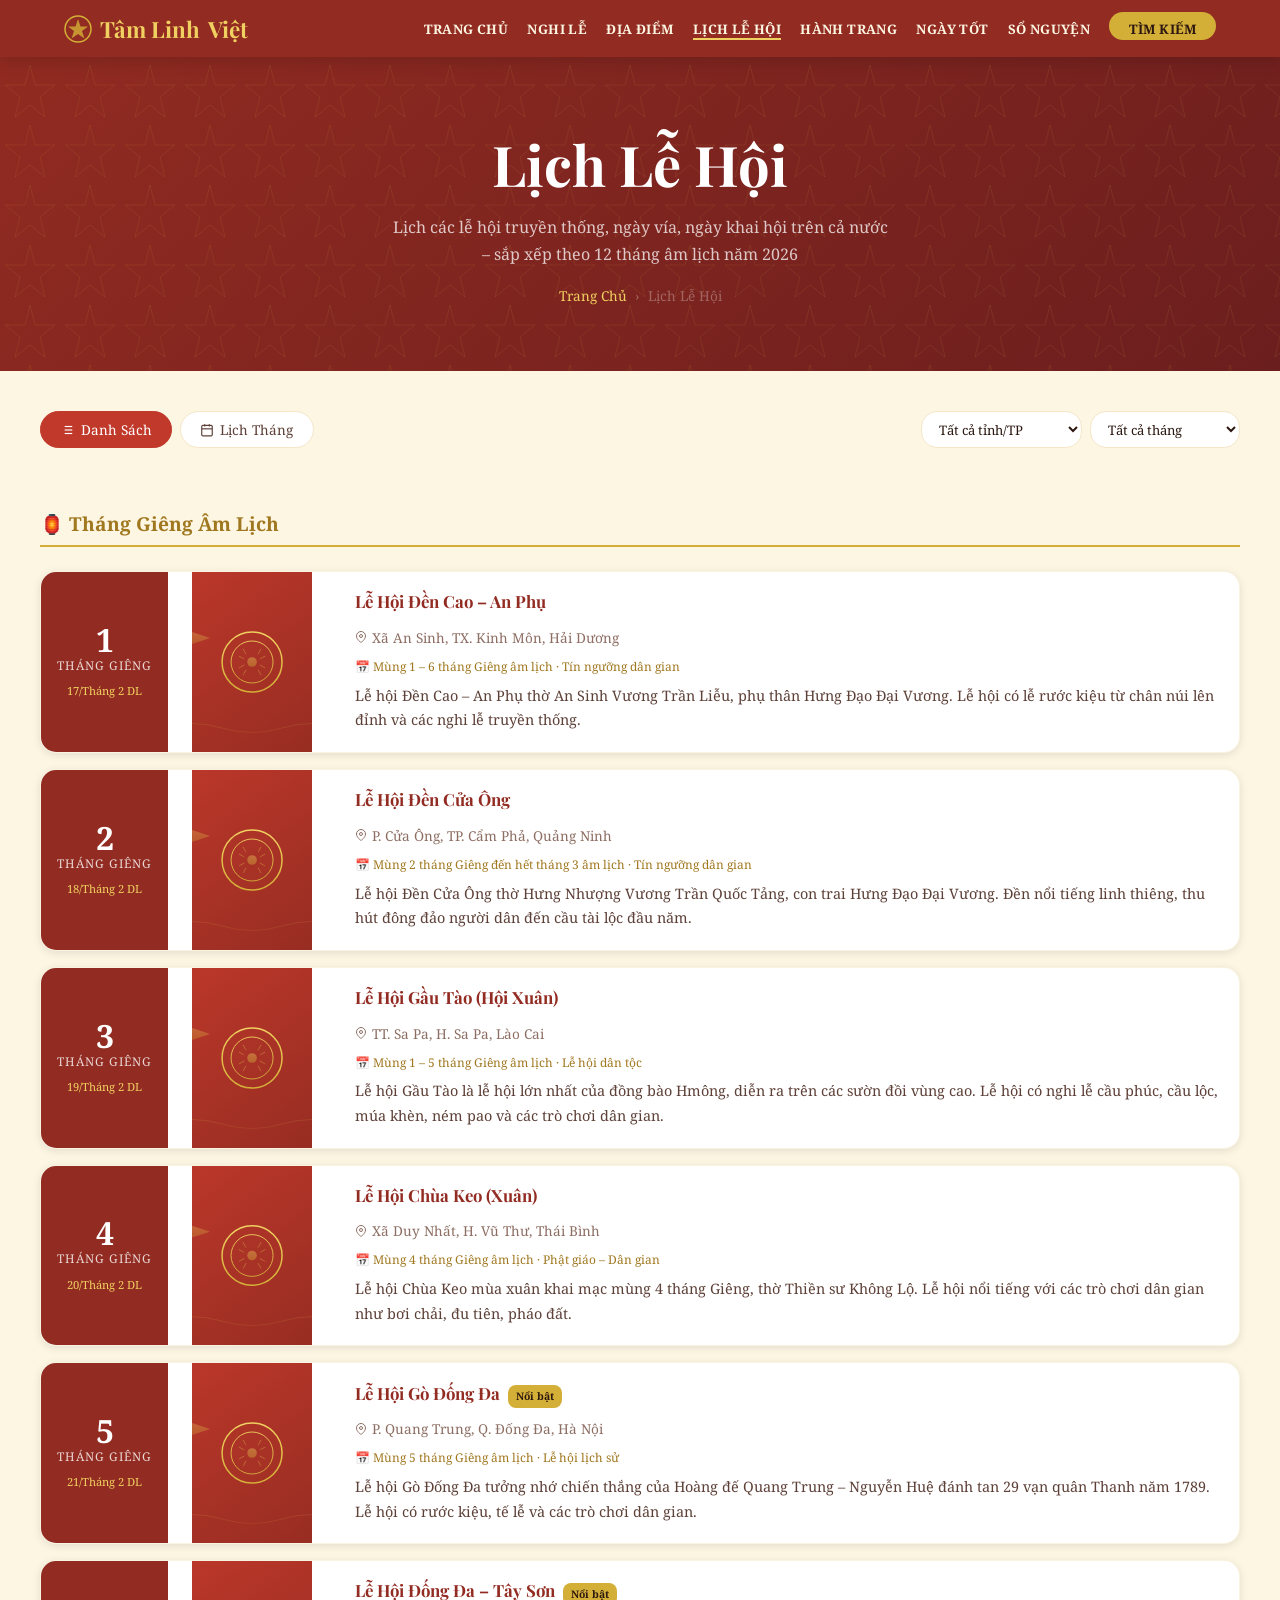
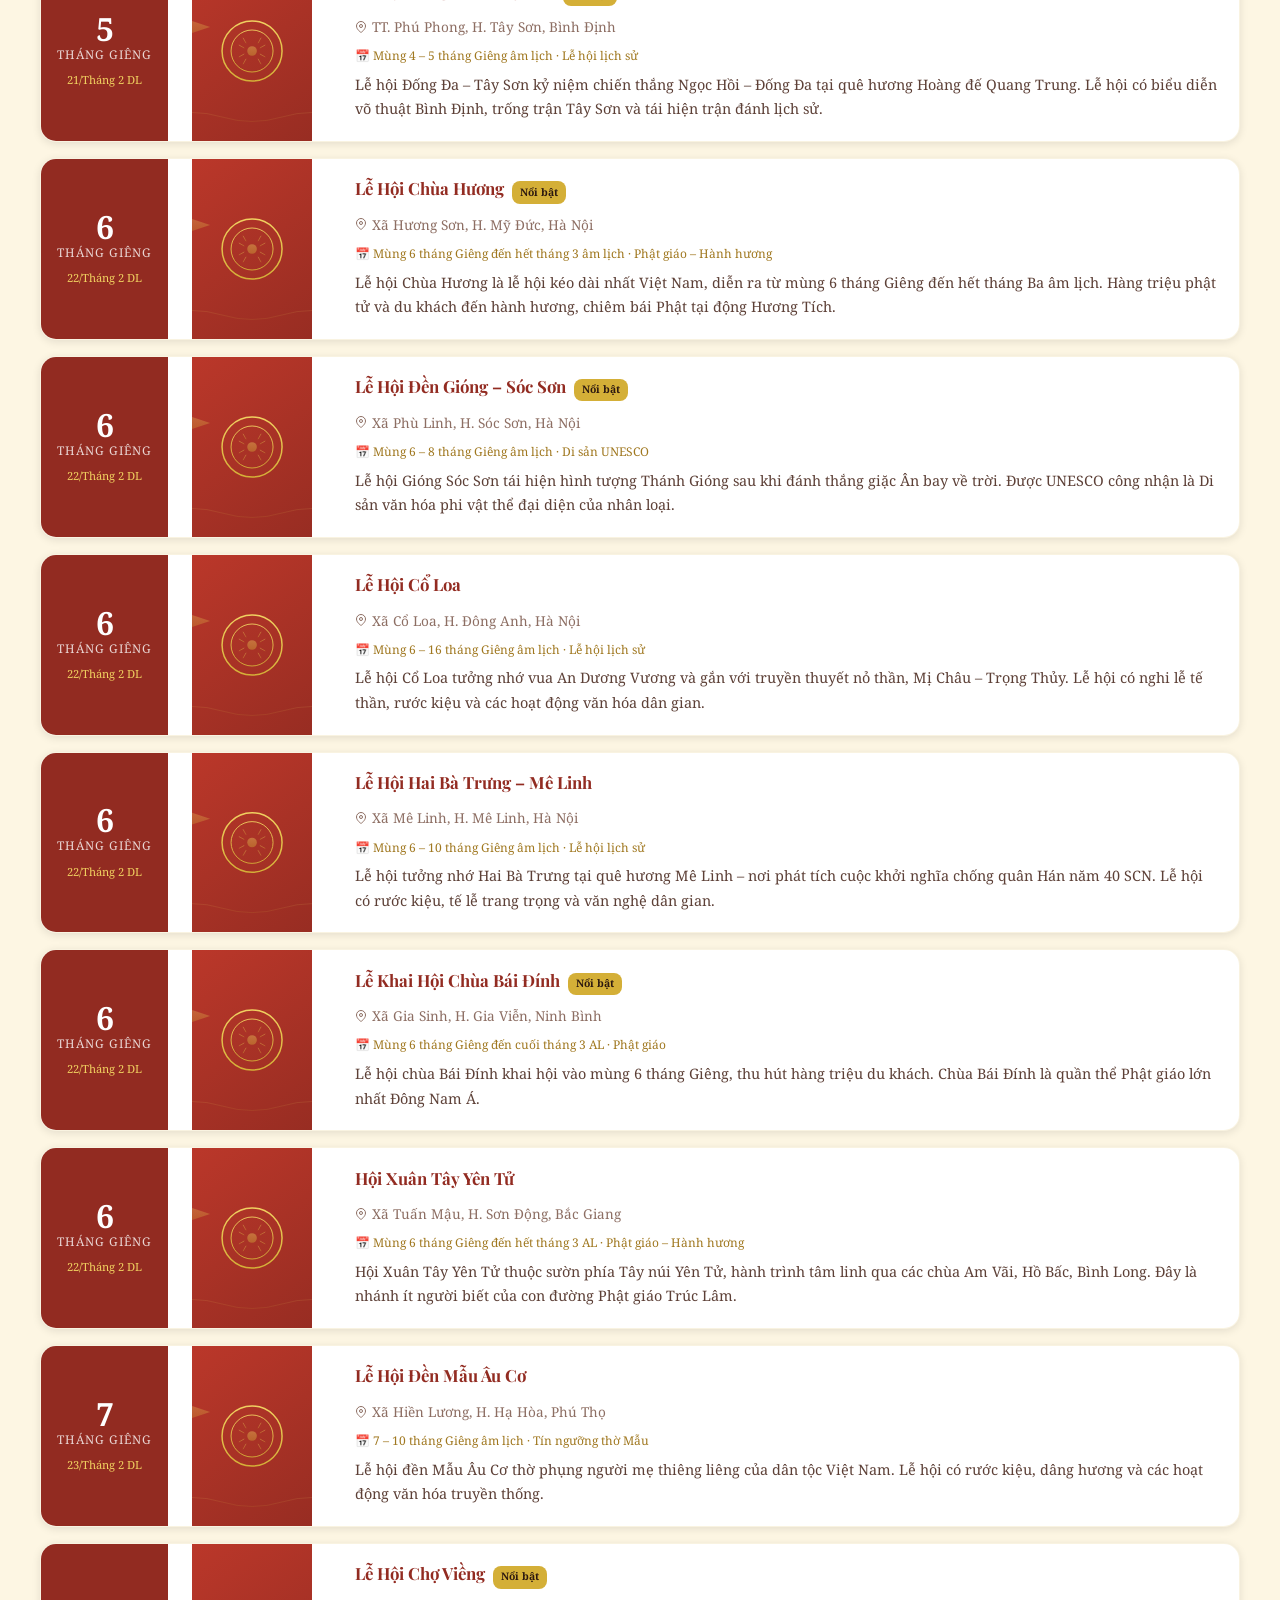
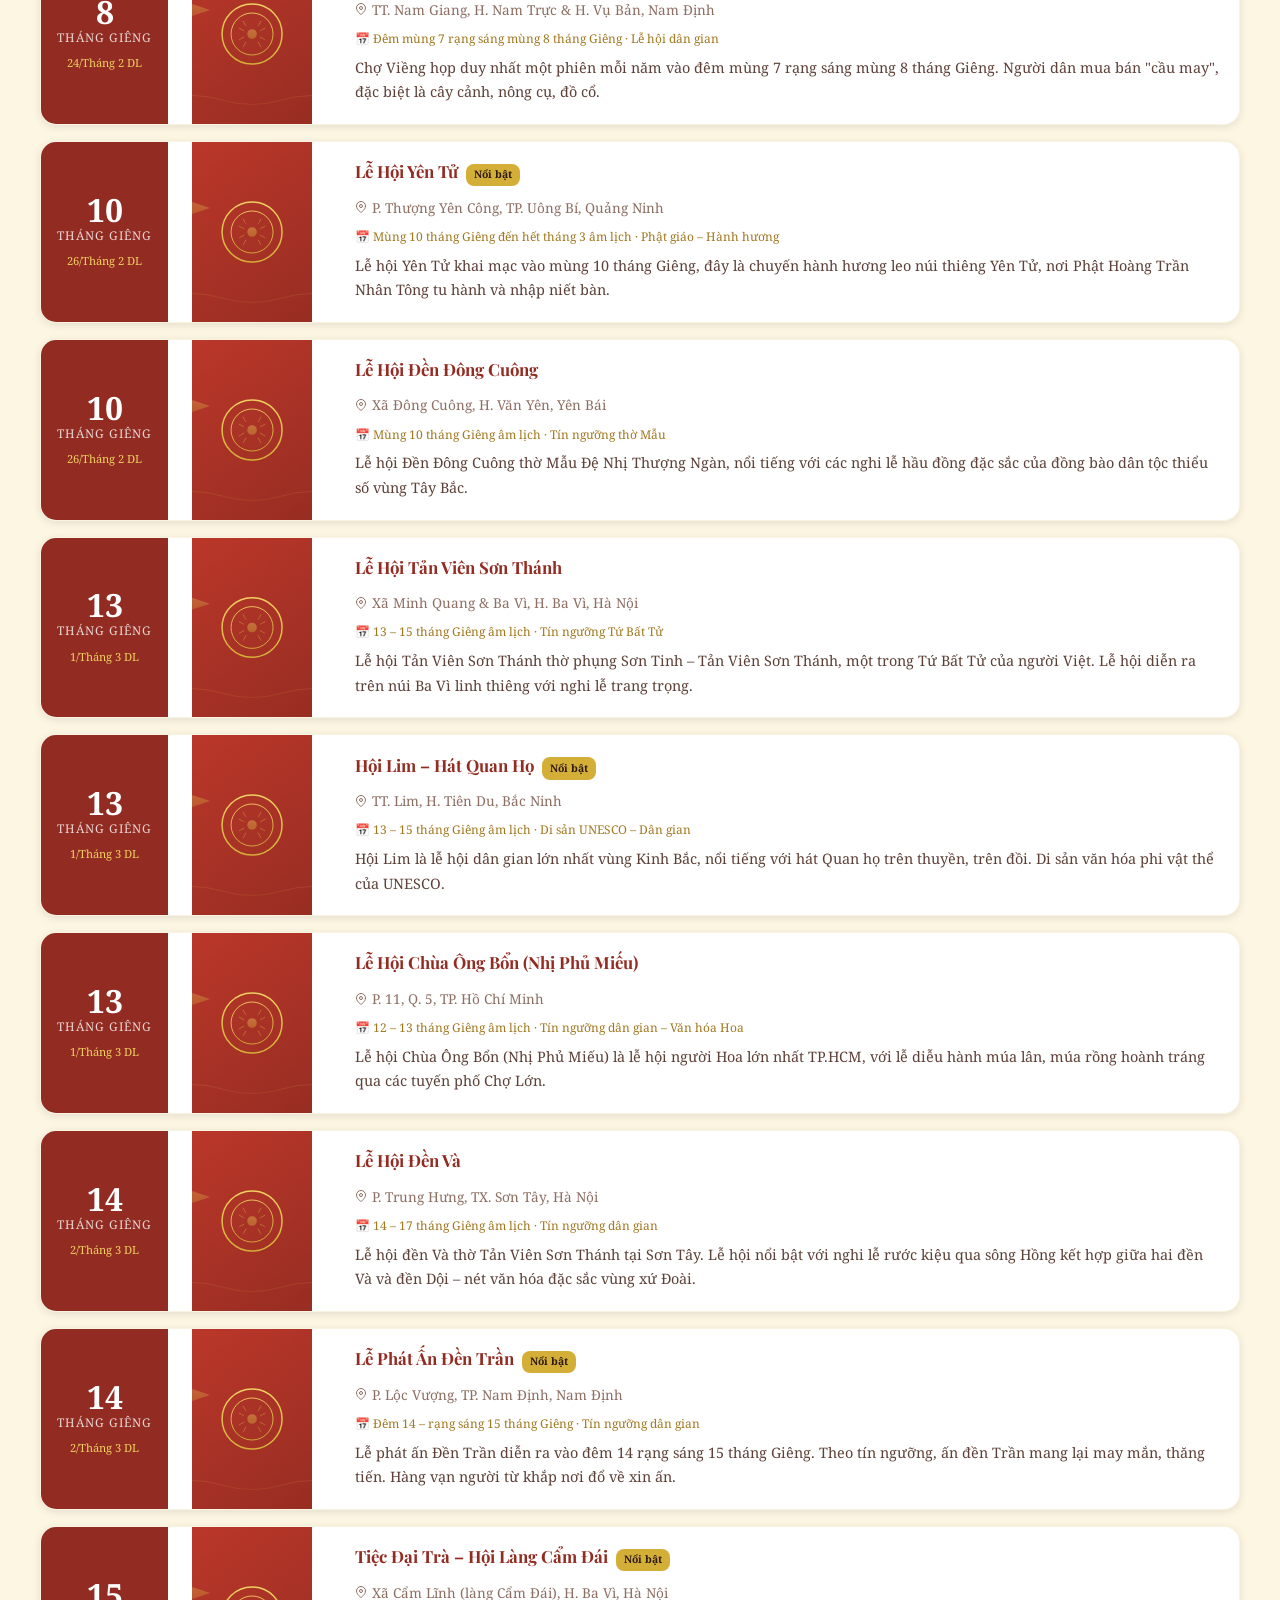
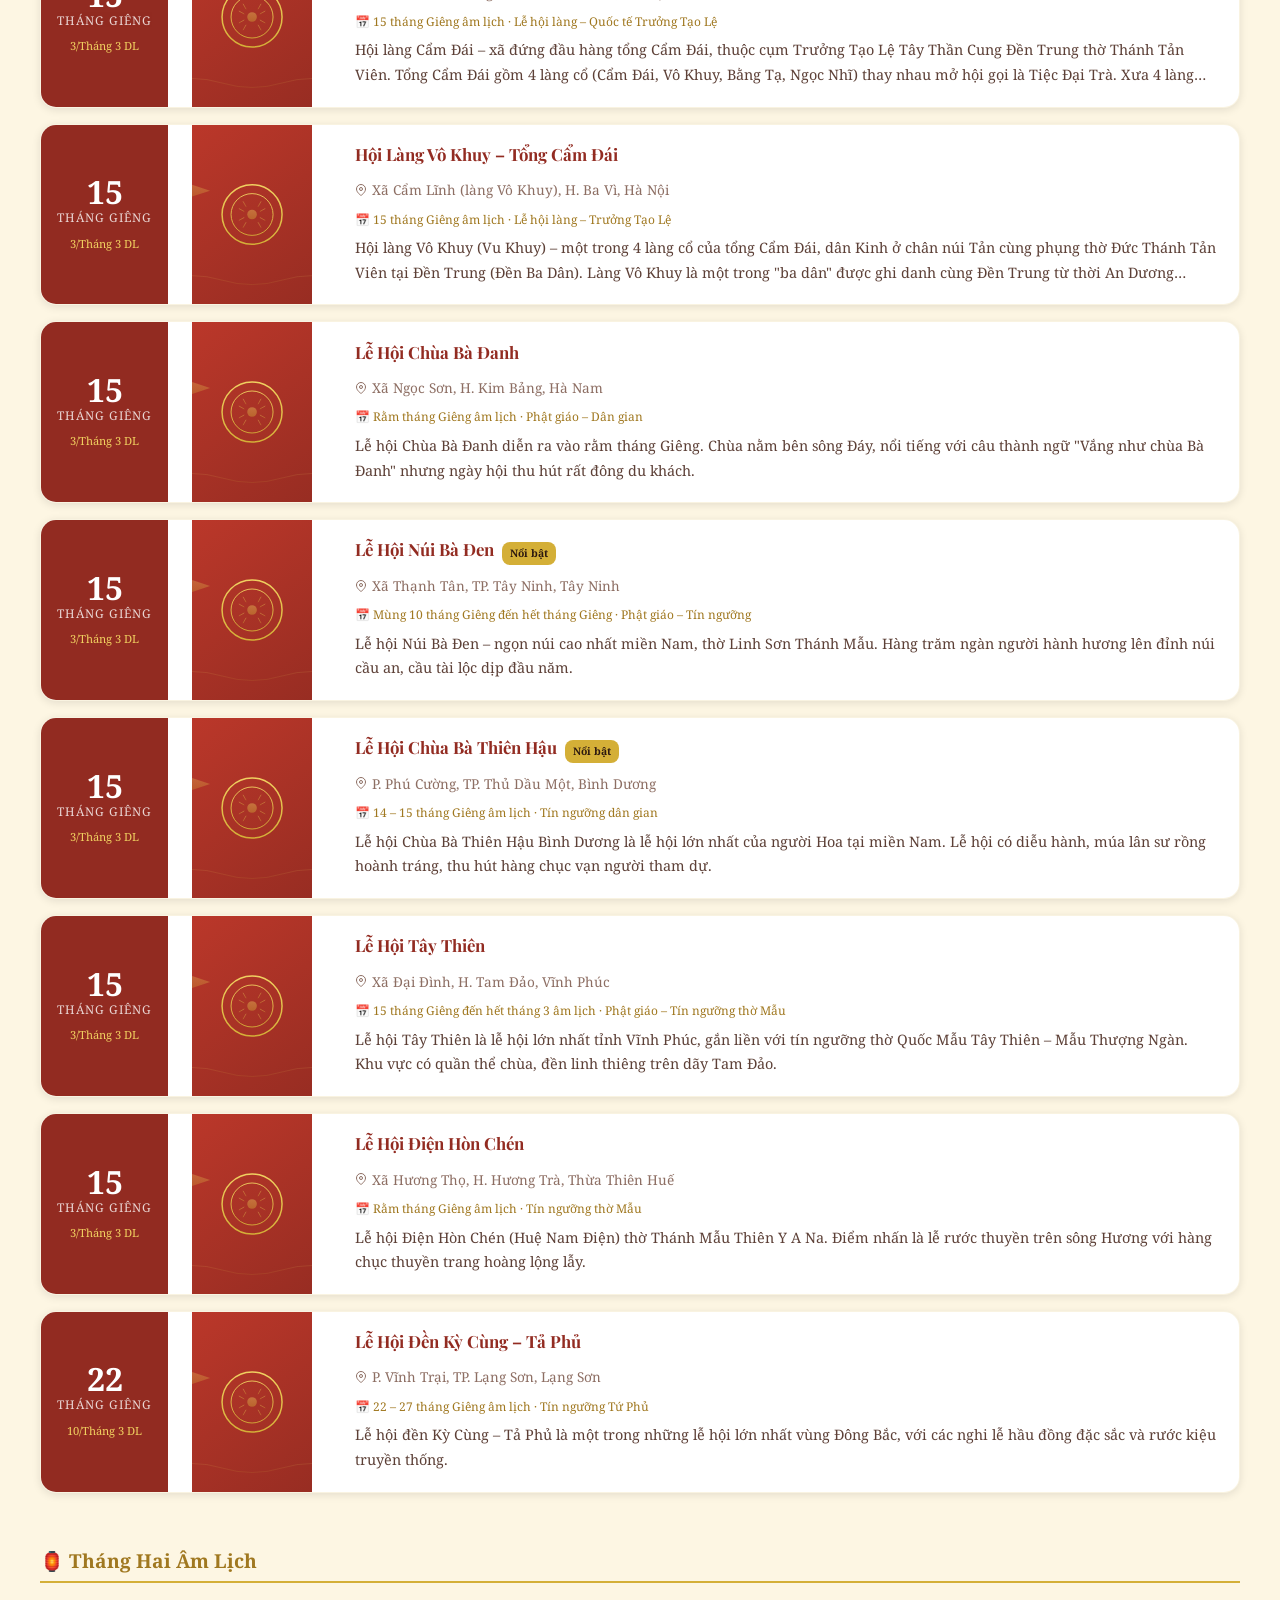
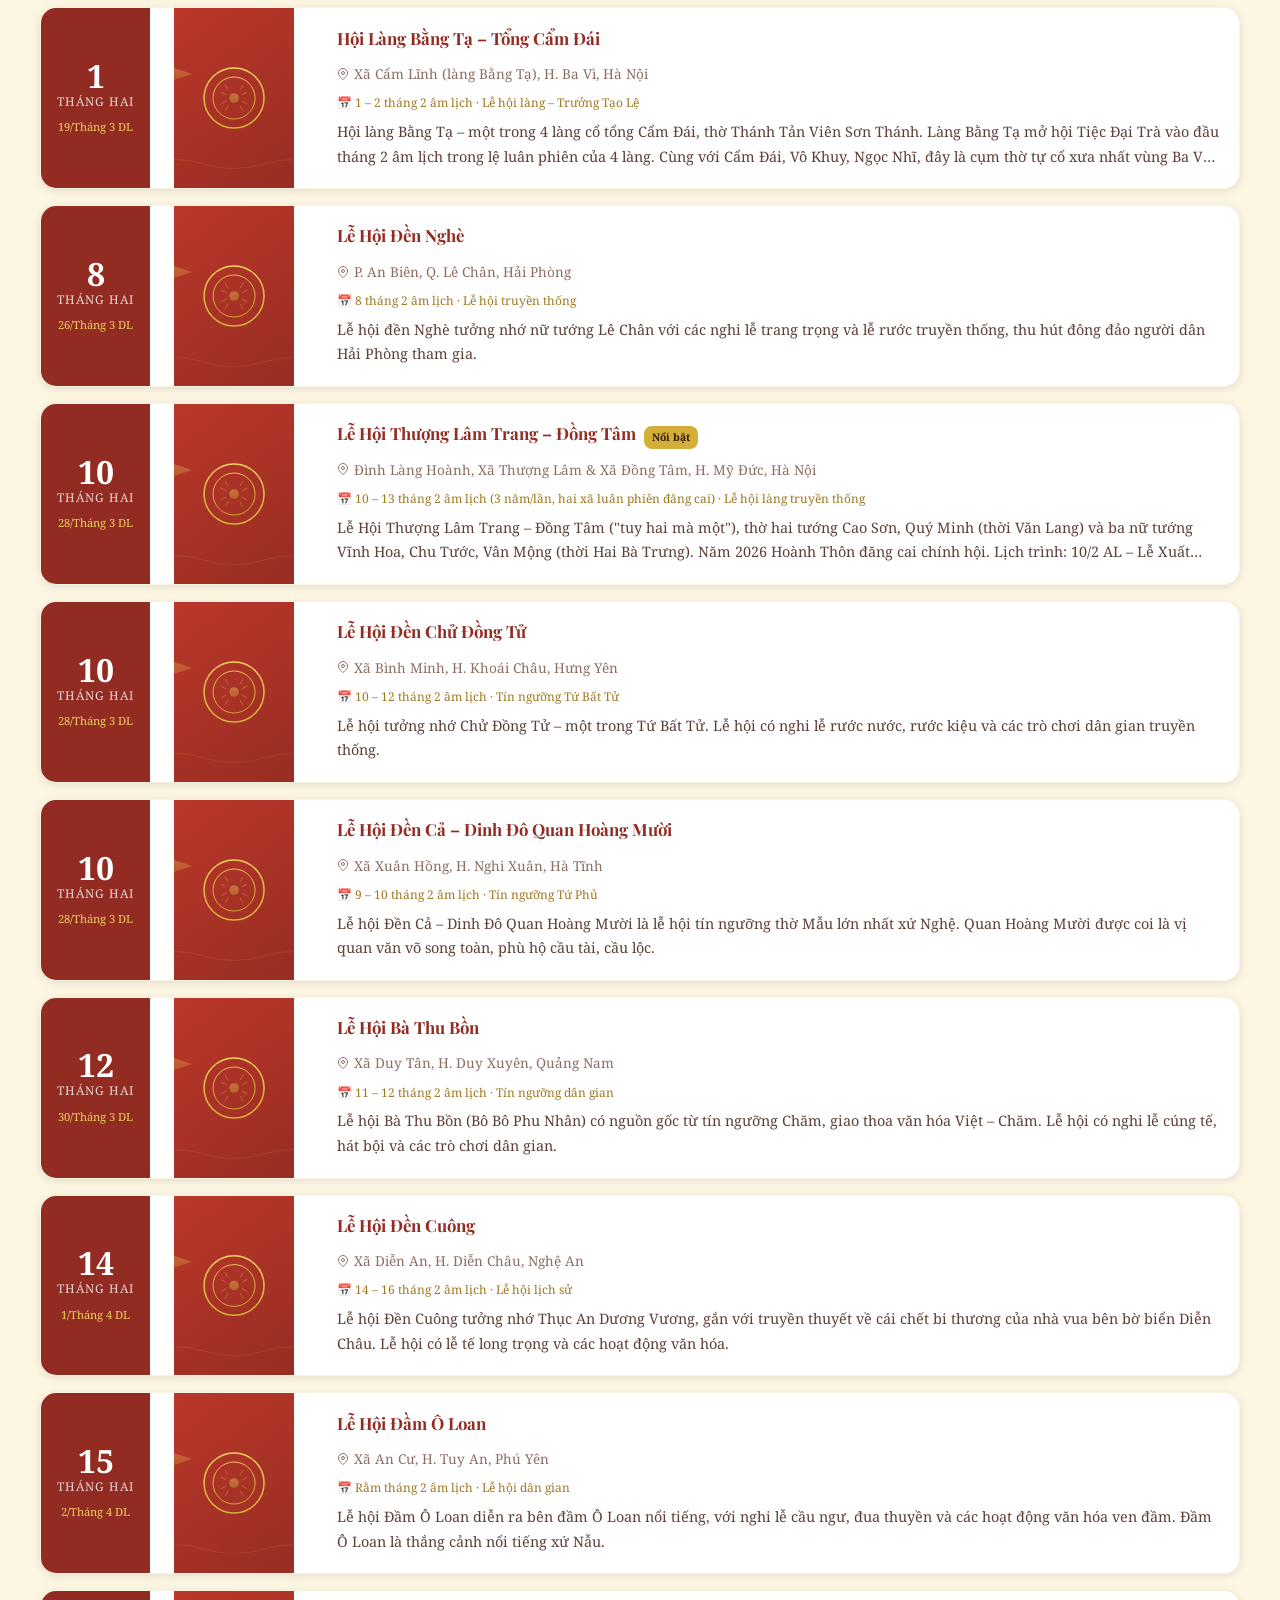
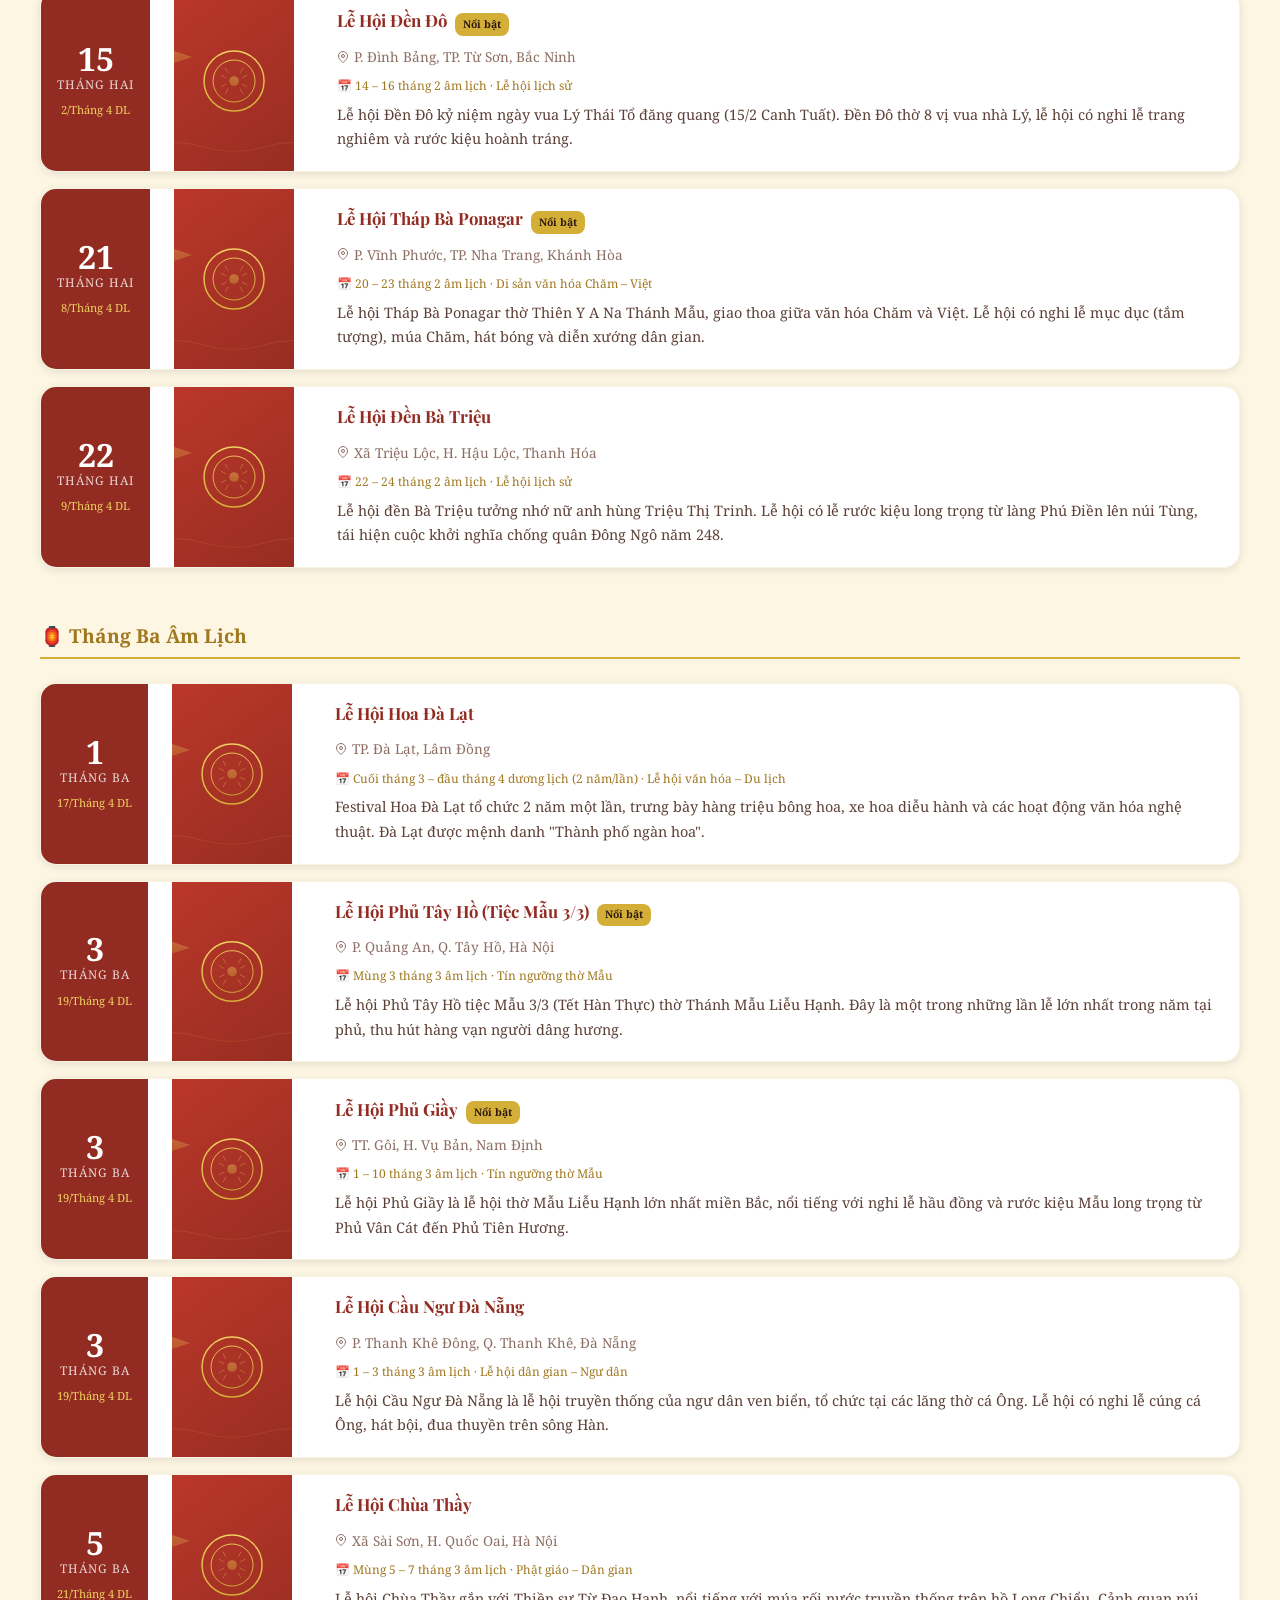
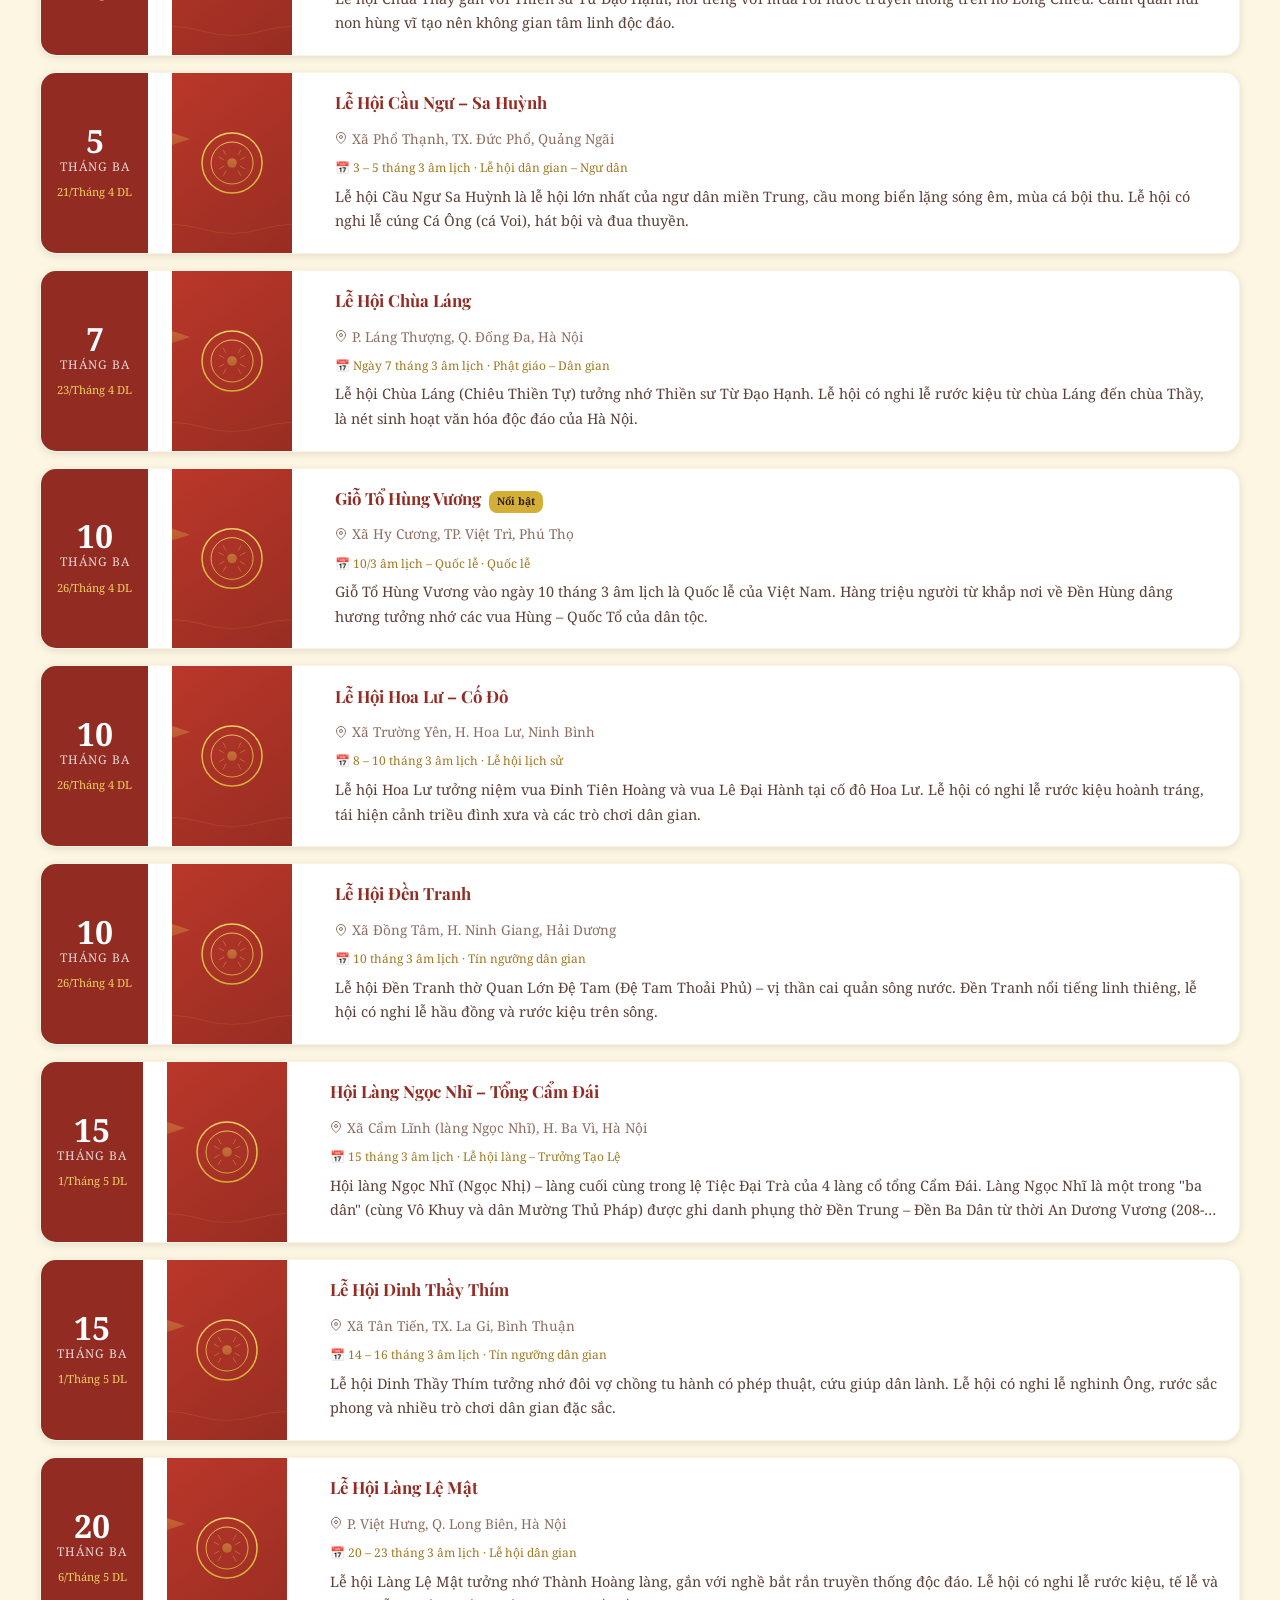
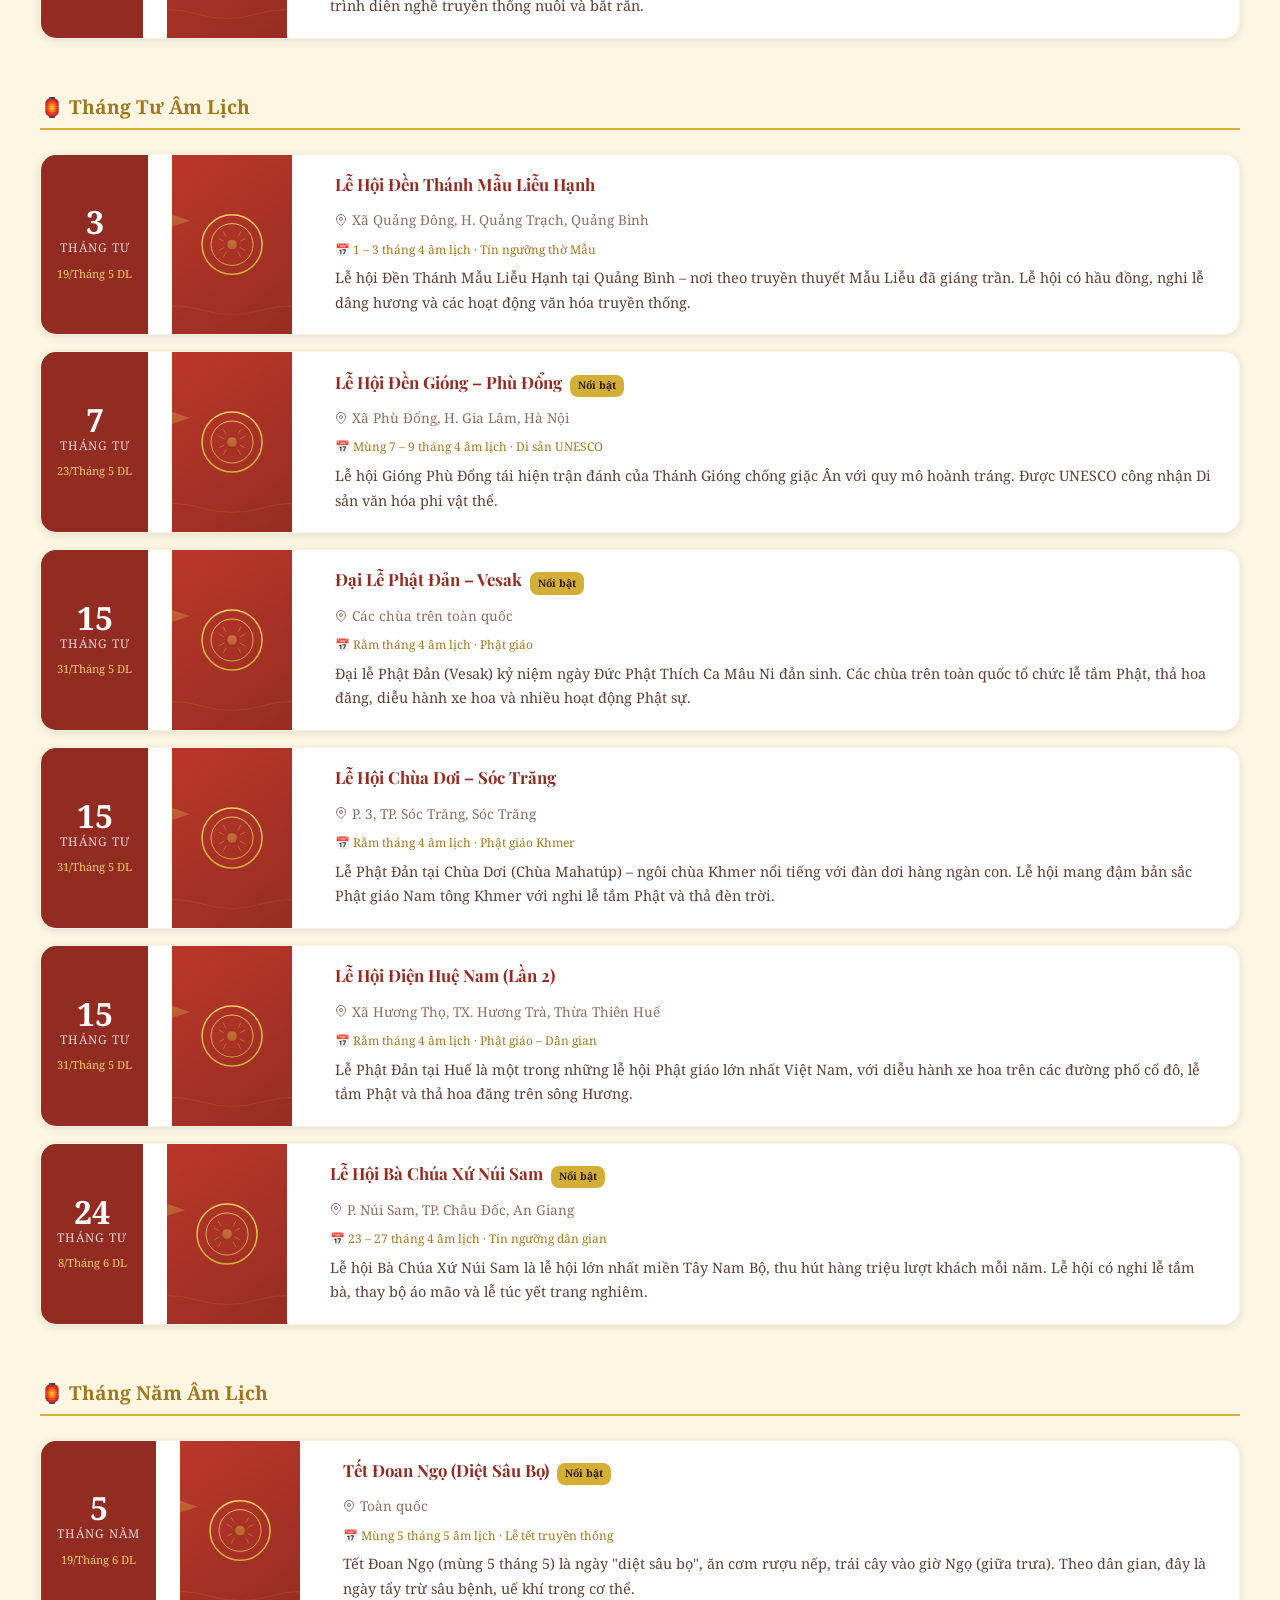
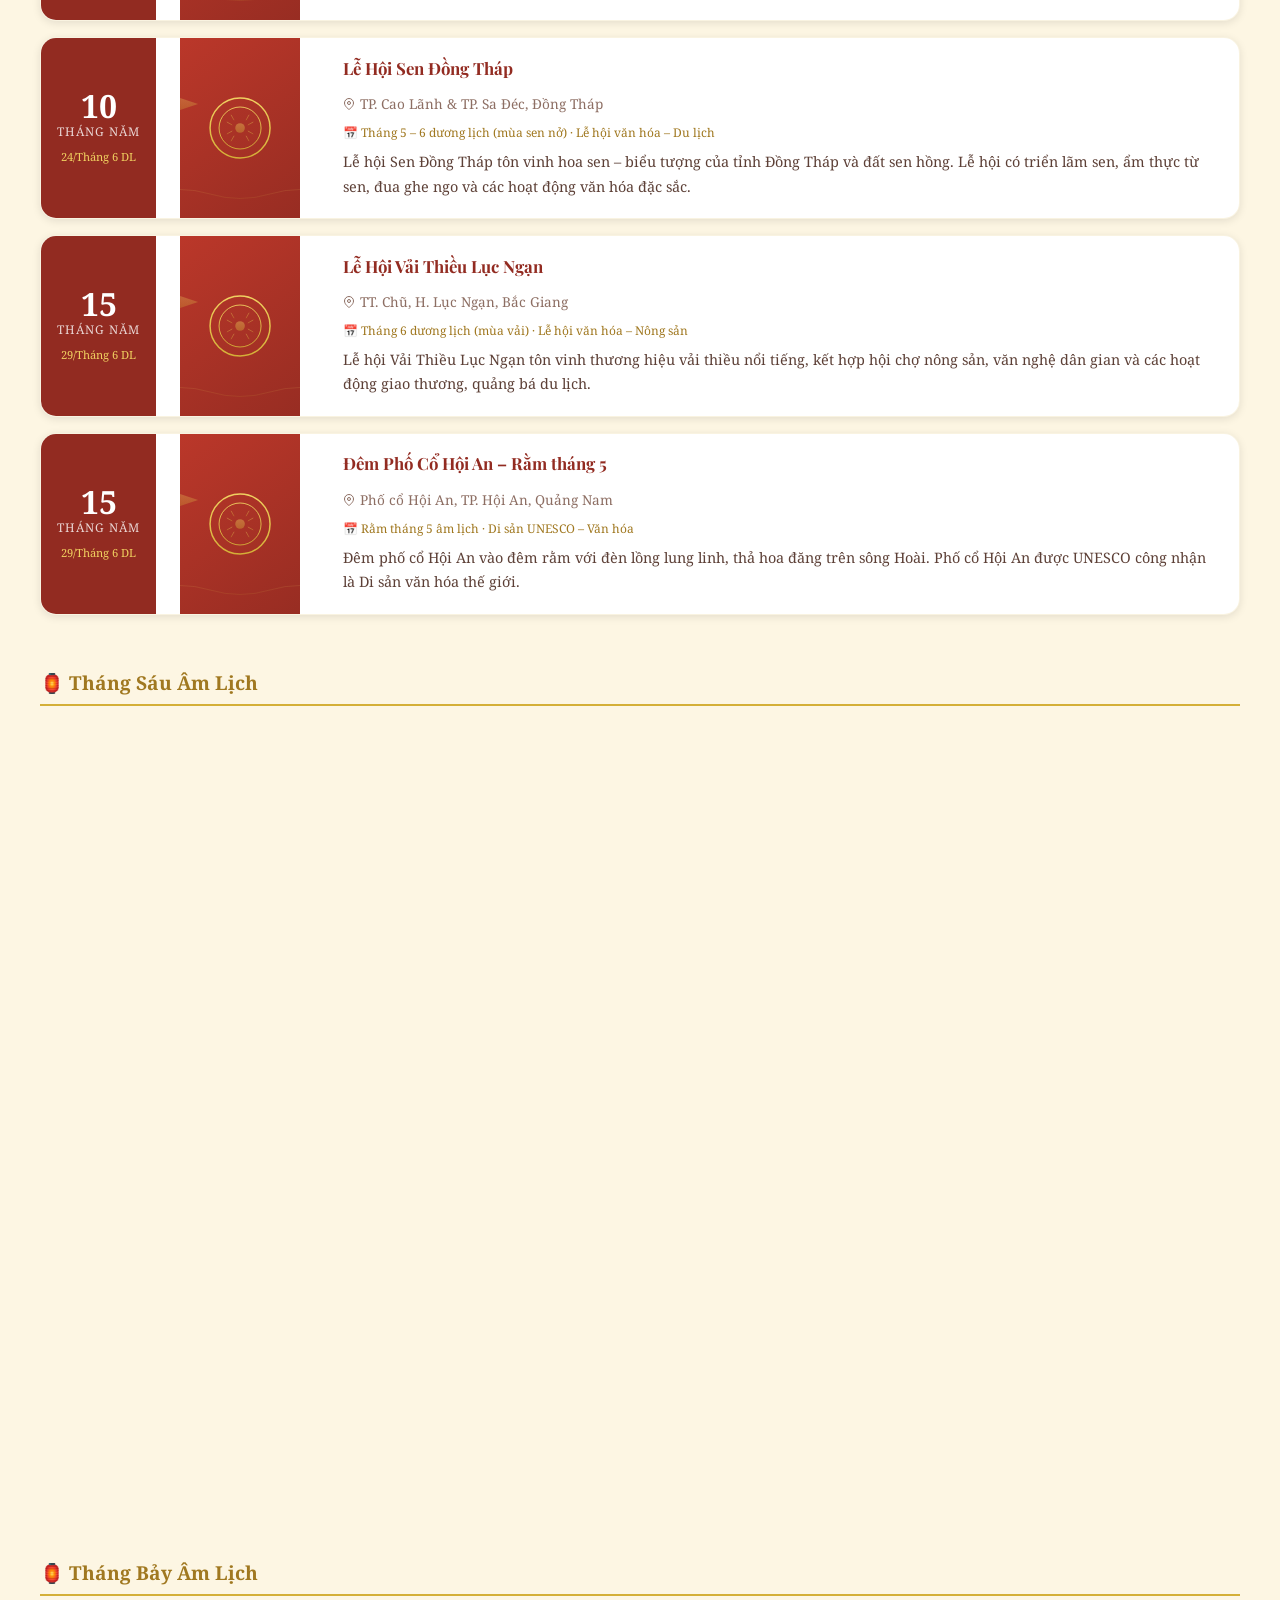
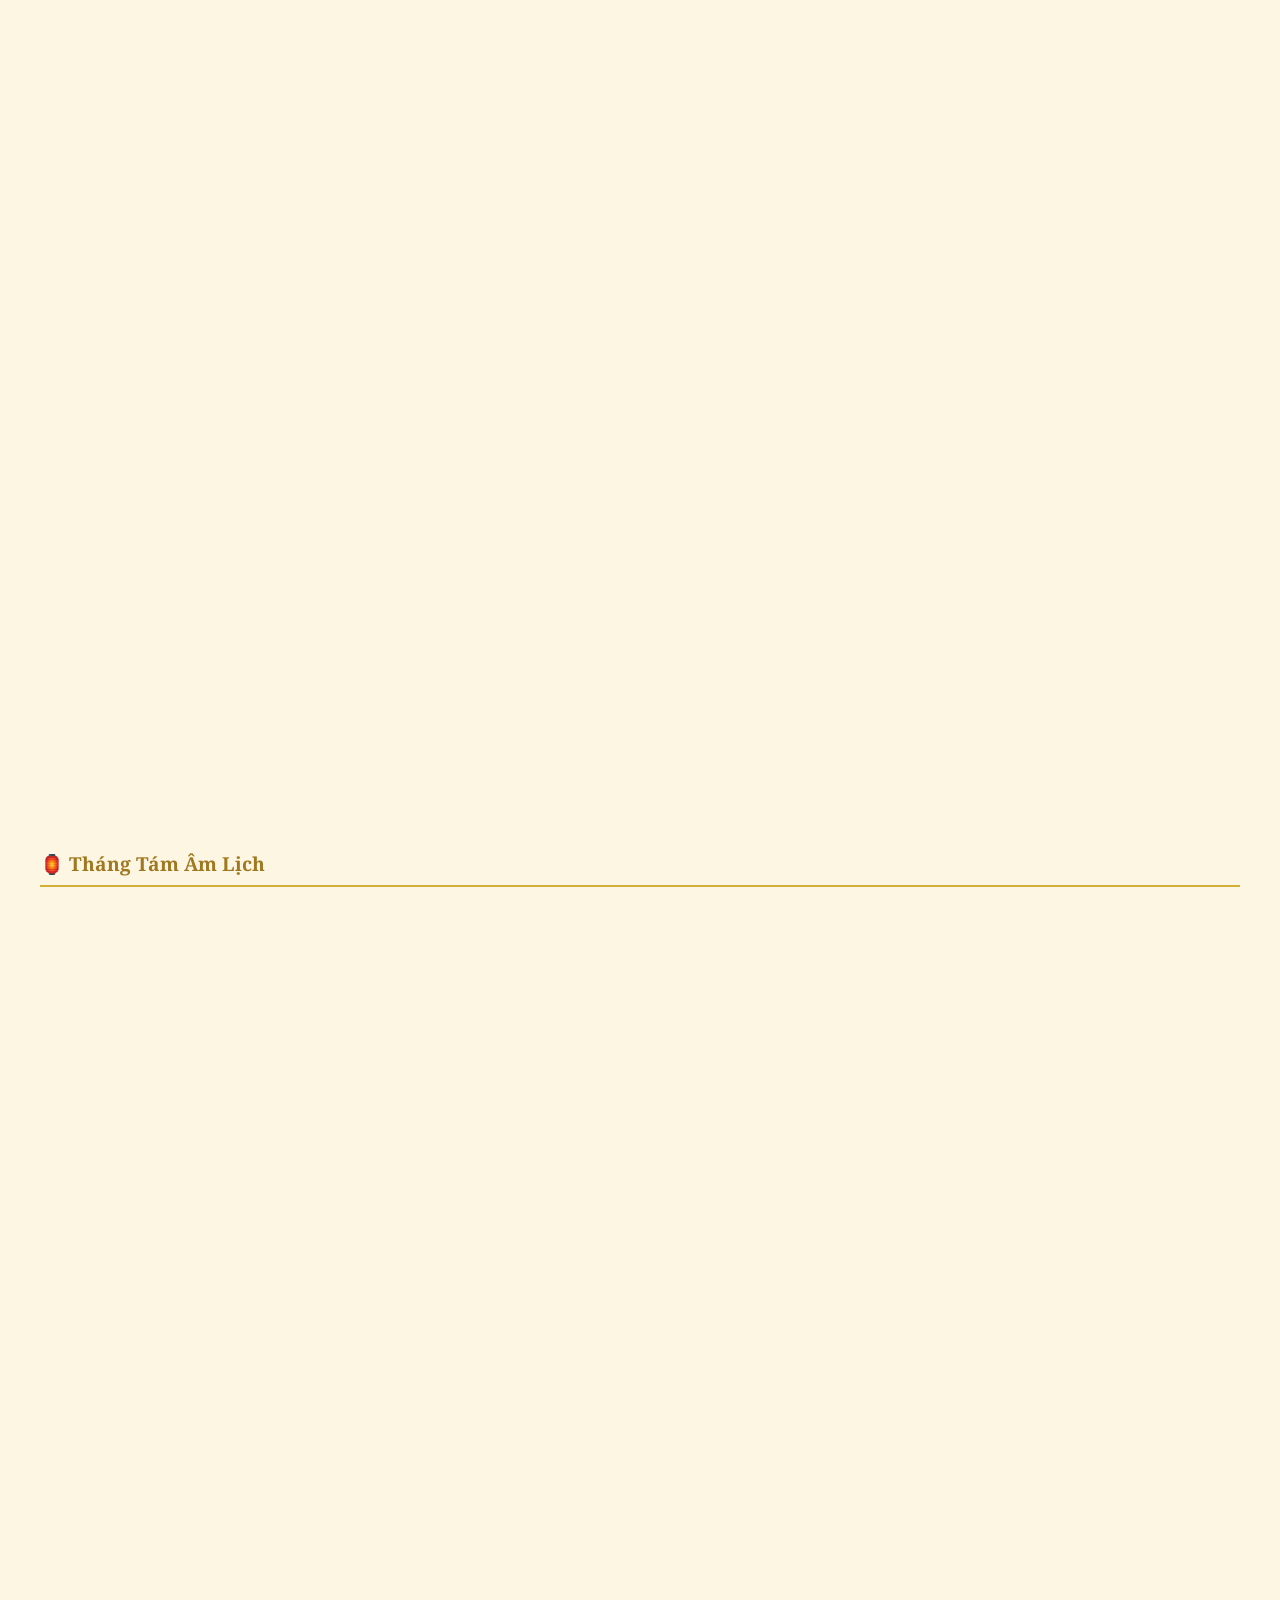
<file: lich-le-hoi.html>
<!DOCTYPE html>
<html lang="vi">
<head>
  <meta charset="UTF-8">
  <meta name="viewport" content="width=device-width, initial-scale=1.0">
  <title>Lịch Lễ Hội – Tâm Linh Việt Nam</title>
  <link rel="preconnect" href="https://fonts.googleapis.com">
  <link rel="preconnect" href="https://fonts.gstatic.com" crossorigin>
  <link href="https://fonts.googleapis.com/css2?family=Playfair+Display:ital,wght@0,600;0,700;1,600&family=Noto+Serif:ital,wght@0,400;0,600;1,400&display=swap" rel="stylesheet">
  <link rel="stylesheet" href="css/style.css">
</head>
<body>

  <!-- NAVBAR -->
  <nav class="navbar solid" id="navbar">
    <div class="navbar-inner">
      <a href="index.html" class="nav-logo">
        <svg width="28" height="28" viewBox="0 0 28 28" fill="none">
          <circle cx="14" cy="14" r="13" stroke="#D4AF37" stroke-width="1.5"/>
          <path d="M14 4L16.5 11.5H24L18 16L20.5 23.5L14 19L7.5 23.5L10 16L4 11.5H11.5Z" fill="#D4AF37" opacity="0.8"/>
        </svg>
        Tâm Linh <span>Việt</span>
      </a>
      <ul class="nav-links" id="navLinks">
        <li><a href="index.html">TRANG CHỦ</a></li>
        <li><a href="huong-dan.html">NGHI LỄ</a></li>
        <li><a href="dia-diem.html">ĐỊA ĐIỂM</a></li>
        <li><a href="lich-le-hoi.html" class="active">LỊCH LỄ HỘI</a></li>
        <li><a href="chuan-bi.html">HÀNH TRANG</a></li>
        <li><a href="xem-ngay.html">NGÀY TỐT</a></li>
        <li><a href="so-nguyen.html">SỔ NGUYỆN</a></li>
        <li><a href="tim-kiem.html" class="nav-cta">TÌM KIẾM</a></li>
      </ul>
      <button class="hamburger" id="hamburger" aria-label="Menu">
        <span></span><span></span><span></span>
      </button>
    </div>
  </nav>

  <!-- PAGE HERO -->
  <div class="page-hero">
    <div class="page-hero-content">
      <h1>Lịch Lễ Hội</h1>
      <p>Lịch các lễ hội truyền thống, ngày vía, ngày khai hội trên cả nước – sắp xếp theo 12 tháng âm lịch năm 2026</p>
      <div class="breadcrumb">
        <a href="index.html">Trang Chủ</a>
        <span>›</span>
        <span>Lịch Lễ Hội</span>
      </div>
    </div>
  </div>

  <!-- MAIN -->
  <section class="section" style="padding-top: 2.5rem;">
    <div class="container">

      <!-- Controls -->
      <div class="calendar-controls">
        <div class="view-toggle">
          <button class="view-btn active" id="btnList" onclick="switchView('list')">
            <svg width="14" height="14" viewBox="0 0 24 24" fill="none" stroke="currentColor" stroke-width="2"><line x1="8" y1="6" x2="21" y2="6"/><line x1="8" y1="12" x2="21" y2="12"/><line x1="8" y1="18" x2="21" y2="18"/><line x1="3" y1="6" x2="3.01" y2="6"/><line x1="3" y1="12" x2="3.01" y2="12"/><line x1="3" y1="18" x2="3.01" y2="18"/></svg>
            Danh Sách
          </button>
          <button class="view-btn" id="btnCal" onclick="switchView('calendar')">
            <svg width="14" height="14" viewBox="0 0 24 24" fill="none" stroke="currentColor" stroke-width="2"><rect x="3" y="4" width="18" height="18" rx="2"/><line x1="16" y1="2" x2="16" y2="6"/><line x1="8" y1="2" x2="8" y2="6"/><line x1="3" y1="10" x2="21" y2="10"/></svg>
            Lịch Tháng
          </button>
        </div>

        <div style="display: flex; gap: 0.5rem; flex-wrap: wrap;">
          <select id="filterProvince" onchange="filterFestivals()" style="padding: 0.45rem 0.8rem; border: 1px solid var(--cream-dark); border-radius: 16px; font-size: 0.82rem; font-family: inherit; background: white; color: var(--text-dark); cursor: pointer;">
            <option value="all">Tất cả tỉnh/TP</option>
            <optgroup label="── Miền Bắc ──">
              <option value="hanoi">Hà Nội</option>
              <option value="phutho">Phú Thọ</option>
              <option value="bacninh">Bắc Ninh</option>
              <option value="bacgiang">Bắc Giang</option>
              <option value="quangninh">Quảng Ninh</option>
              <option value="haiphong">Hải Phòng</option>
              <option value="haiduong">Hải Dương</option>
              <option value="hungyen">Hưng Yên</option>
              <option value="vinhphuc">Vĩnh Phúc</option>
              <option value="thainguyen">Thái Nguyên</option>
              <option value="langson">Lạng Sơn</option>
              <option value="laocai">Lào Cai</option>
              <option value="yenbai">Yên Bái</option>
              <option value="hagiang">Hà Giang</option>
              <option value="tuyenquang">Tuyên Quang</option>
              <option value="dienbien">Điện Biên</option>
              <option value="laichau">Lai Châu</option>
              <option value="namdinh">Nam Định</option>
              <option value="ninhbinh">Ninh Bình</option>
              <option value="thaibinh">Thái Bình</option>
              <option value="hanam">Hà Nam</option>
              <option value="thanhhoa">Thanh Hóa</option>
            </optgroup>
            <optgroup label="── Miền Trung ──">
              <option value="nghean">Nghệ An</option>
              <option value="hatinh">Hà Tĩnh</option>
              <option value="quangbinh">Quảng Bình</option>
              <option value="hue">Thừa Thiên Huế</option>
              <option value="danang">Đà Nẵng</option>
              <option value="quangnam">Quảng Nam</option>
              <option value="quangngai">Quảng Ngãi</option>
              <option value="binhdinh">Bình Định</option>
              <option value="phuyen">Phú Yên</option>
              <option value="khanhhoa">Khánh Hòa</option>
              <option value="ninhthuan">Ninh Thuận</option>
              <option value="binhthuan">Bình Thuận</option>
            </optgroup>
            <optgroup label="── Tây Nguyên ──">
              <option value="gialai">Gia Lai</option>
              <option value="daklak">Đắk Lắk</option>
              <option value="lamdong">Lâm Đồng</option>
            </optgroup>
            <optgroup label="── Miền Nam ──">
              <option value="hcm">TP. Hồ Chí Minh</option>
              <option value="tayninh">Tây Ninh</option>
              <option value="binhduong">Bình Dương</option>
              <option value="dongnai">Đồng Nai</option>
              <option value="angiang">An Giang</option>
              <option value="cantho">Cần Thơ</option>
              <option value="soctrang">Sóc Trăng</option>
              <option value="travinh">Trà Vinh</option>
              <option value="dongthap">Đồng Tháp</option>
              <option value="bentre">Bến Tre</option>
            </optgroup>
            <optgroup label="── Toàn quốc ──">
              <option value="all">Lễ hội toàn quốc</option>
            </optgroup>
          </select>
          <select id="filterMonth" onchange="filterFestivals()" style="padding: 0.45rem 0.8rem; border: 1px solid var(--cream-dark); border-radius: 16px; font-size: 0.82rem; font-family: inherit; background: white; color: var(--text-dark); cursor: pointer;">
            <option value="all">Tất cả tháng</option>
            <option value="1">Tháng Giêng</option>
            <option value="2">Tháng Hai</option>
            <option value="3">Tháng Ba</option>
            <option value="4">Tháng Tư</option>
            <option value="5">Tháng Năm</option>
            <option value="6">Tháng Sáu</option>
            <option value="7">Tháng Bảy</option>
            <option value="8">Tháng Tám</option>
            <option value="9">Tháng Chín</option>
            <option value="10">Tháng Mười</option>
            <option value="11">Tháng Mười Một</option>
            <option value="12">Tháng Chạp</option>
          </select>
        </div>

        <div class="month-nav" id="monthNav" style="display: none;">
          <button onclick="changeMonth(-1)">
            <svg width="16" height="16" viewBox="0 0 24 24" fill="none" stroke="currentColor" stroke-width="2"><path d="M15 18l-6-6 6-6"/></svg>
          </button>
          <div class="month-title" id="monthTitle">Tháng 1, 2026</div>
          <button onclick="changeMonth(1)">
            <svg width="16" height="16" viewBox="0 0 24 24" fill="none" stroke="currentColor" stroke-width="2"><path d="M9 18l6-6-6-6"/></svg>
          </button>
        </div>
      </div>

      <!-- LIST VIEW -->
      <div id="listView">
        <div id="festivalList" class="festival-list"></div>
        <div id="noResult" style="display:none; text-align:center; padding:3rem; color:var(--text-light); font-style:italic;">
          Không tìm thấy lễ hội phù hợp với bộ lọc đã chọn.
        </div>
      </div>

      <!-- CALENDAR VIEW -->
      <div id="calendarView" style="display: none;">
        <div class="calendar-grid">
          <div class="cal-header">
            <span>CN</span><span>T2</span><span>T3</span><span>T4</span><span>T5</span><span>T6</span><span>T7</span>
          </div>
          <div class="cal-body" id="calBody"></div>
        </div>
        <div style="margin-top: 1.5rem; padding: 1rem; background: rgba(212,175,55,0.08); border-radius: var(--radius); border: 1px solid rgba(212,175,55,0.3); font-size: 0.85rem; color: var(--text-mid);">
          💡 <strong>Lưu ý:</strong> Lịch hiển thị theo dương lịch. Ngày âm lịch ghi chú bên dưới. Các ngày có lễ hội được đánh dấu đỏ.
        </div>
      </div>

    </div>
  </section>

  <!-- FOOTER -->
  <footer>
    <div class="footer-grid">
      <div class="footer-brand">
        <h3>Tâm Linh Việt</h3>
        <p>Cổng thông tin hướng dẫn thực hành nghi lễ thờ cúng và hành hương tại các đền, đình, chùa trên cả nước Việt Nam.</p>
      </div>
      <div class="footer-col">
        <h4>NỘI DUNG</h4>
        <ul>
          <li><a href="huong-dan.html">NGHI LỄ & VĂN KHẤN</a></li>
          <li><a href="dia-diem.html">ĐỊA ĐIỂM ĐỀN CHÙA</a></li>
          <li><a href="lich-le-hoi.html">LỊCH LỄ HỘI</a></li>
          <li><a href="tim-kiem.html">TÌM KIẾM</a></li>
        </ul>
      </div>
      <div class="footer-col">
        <h4>TIỆN ÍCH</h4>
        <ul>
          <li><a href="chuan-bi.html">CHUẨN BỊ HÀNH TRANG</a></li>
          <li><a href="xem-ngay.html">XEM NGÀY TỐT</a></li>
          <li><a href="so-nguyen.html">SỔ CẦU NGUYỆN</a></li>
          <li><a href="admin/login.html">QUẢN TRỊ NỘI DUNG</a></li>
        </ul>
      </div>
      <div class="footer-col">
        <h4>TÀI LIỆU</h4>
        <ul>
          <li><a href="kehoach.html">KẾ HOẠCH PHÁT TRIỂN</a></li>
          <li><a href="sale.html">GIỚI THIỆU PHẦN MỀM</a></li>
          <li><a href="hdsd.html">HƯỚNG DẪN SỬ DỤNG</a></li>
          <li><a href="gioithieu.html">VỀ CHÚNG TÔI</a></li>
        </ul>
      </div>
    </div>
    <div class="footer-bottom">
      <span>© 2026 Tâm Linh Việt. Bảo tồn giá trị văn hoá tâm linh Việt Nam.</span>
    </div>
  </footer>

  <script src="js/main.js"></script>
  <script src="js/calendar.js"></script>
</body>
</html>
</file>
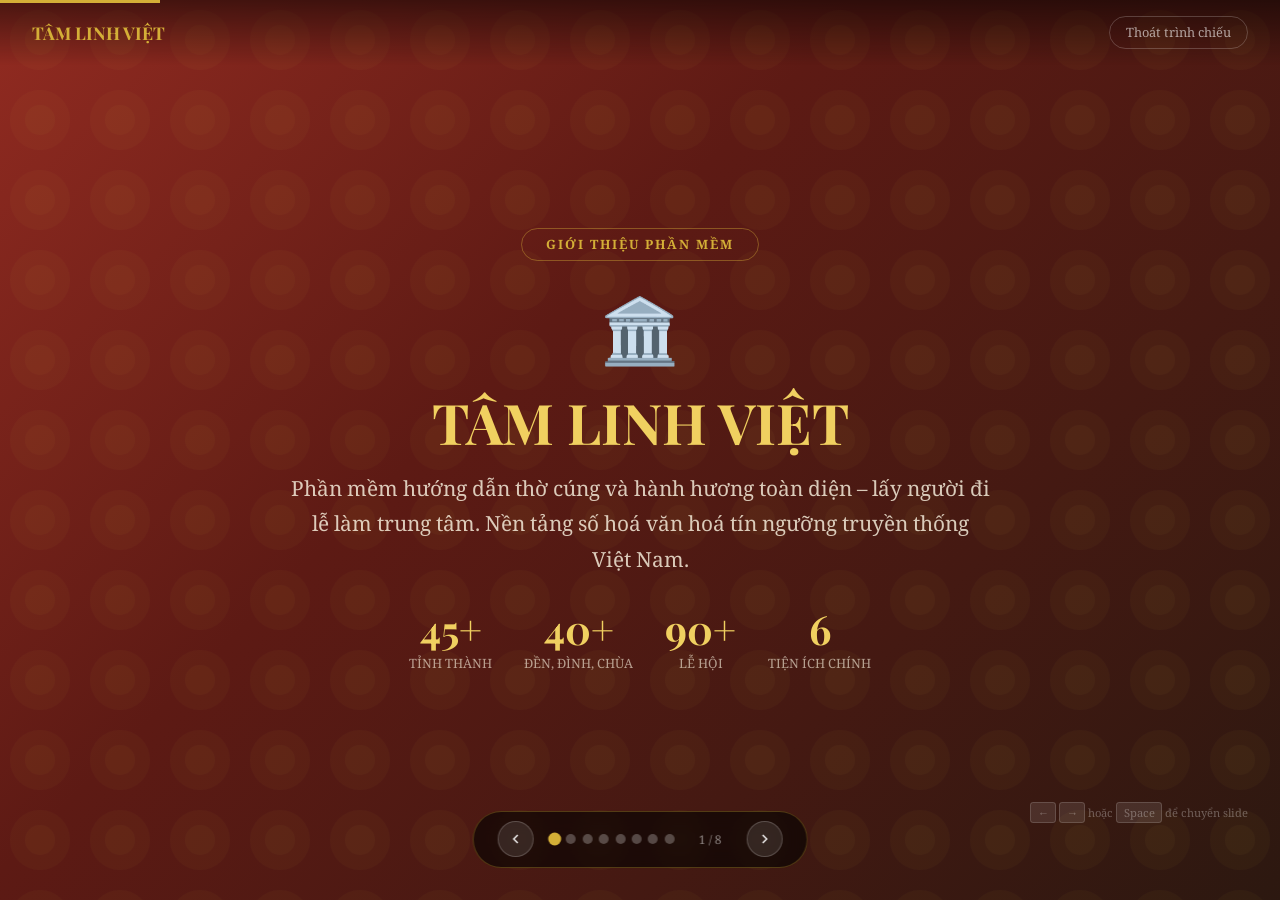
<file: sale.html>
<!DOCTYPE html>
<html lang="vi">
<head>
  <meta charset="UTF-8">
  <meta name="viewport" content="width=device-width, initial-scale=1.0">
  <title>Giới Thiệu Phần Mềm – Tâm Linh Việt</title>
  <link rel="preconnect" href="https://fonts.googleapis.com">
  <link rel="preconnect" href="https://fonts.gstatic.com" crossorigin>
  <link href="https://fonts.googleapis.com/css2?family=Playfair+Display:ital,wght@0,600;0,700;1,600&family=Noto+Serif:ital,wght@0,400;0,600;1,400&display=swap" rel="stylesheet">
  <style>
    *, *::before, *::after { box-sizing: border-box; margin: 0; padding: 0; }
    html, body { height: 100%; overflow: hidden; }
    body {
      font-family: 'Noto Serif', serif;
      background: #1a0a0a;
      color: #FDF6E3;
    }

    /* ===== SLIDESHOW CONTAINER ===== */
    .slideshow { position: relative; width: 100vw; height: 100vh; }

    .slide {
      position: absolute; inset: 0;
      display: flex; flex-direction: column; align-items: center; justify-content: center;
      padding: 4rem 3rem;
      opacity: 0; visibility: hidden;
      transition: opacity 0.7s ease, visibility 0.7s ease;
      text-align: center;
    }
    .slide.active { opacity: 1; visibility: visible; }

    /* Slide backgrounds */
    .slide-1 { background: linear-gradient(135deg, #922B21 0%, #5D1A14 40%, #2C1810 100%); }
    .slide-2 { background: linear-gradient(135deg, #1a2e1a 0%, #2E7D32 50%, #1a3a1a 100%); }
    .slide-3 { background: linear-gradient(135deg, #2C1810 0%, #5D4037 50%, #3E2723 100%); }
    .slide-4 { background: linear-gradient(135deg, #922B21 0%, #C0392B 50%, #6B1E1E 100%); }
    .slide-5 { background: linear-gradient(135deg, #1a1a3e 0%, #283593 50%, #1a1a2e 100%); }
    .slide-6 { background: linear-gradient(135deg, #3E2723 0%, #5D4037 50%, #2C1810 100%); }
    .slide-7 { background: linear-gradient(135deg, #1B5E20 0%, #2E7D32 50%, #1a2e1a 100%); }
    .slide-8 { background: linear-gradient(135deg, #922B21 0%, #C0392B 30%, #D4AF37 100%); }

    /* Decorative pattern overlay */
    .slide::before {
      content: '';
      position: absolute; inset: 0;
      background: url("data:image/svg+xml,%3Csvg width='80' height='80' viewBox='0 0 80 80' xmlns='http://www.w3.org/2000/svg'%3E%3Cg fill='none' fill-rule='evenodd'%3E%3Cg fill='%23D4AF37' fill-opacity='0.04'%3E%3Ccircle cx='40' cy='40' r='30'/%3E%3Ccircle cx='40' cy='40' r='15'/%3E%3C/g%3E%3C/g%3E%3C/svg%3E");
      pointer-events: none;
    }

    .slide-content { position: relative; z-index: 1; max-width: 900px; }

    /* Typography */
    .slide-badge {
      display: inline-block;
      font-size: 0.8rem; font-weight: 700; text-transform: uppercase;
      letter-spacing: 0.15em;
      color: #D4AF37; border: 1px solid rgba(212,175,55,0.4);
      padding: 0.4rem 1.5rem; border-radius: 20px;
      margin-bottom: 1.5rem;
    }
    .slide-title {
      font-family: 'Playfair Display', serif;
      font-size: clamp(2rem, 5vw, 3.5rem);
      font-weight: 700; color: #F0D060;
      margin-bottom: 1rem; line-height: 1.2;
      text-transform: uppercase;
    }
    .slide-subtitle {
      font-size: clamp(1rem, 2vw, 1.3rem);
      color: rgba(253,246,227,0.8);
      margin-bottom: 2rem; line-height: 1.7;
      max-width: 700px; margin-left: auto; margin-right: auto;
    }

    /* Feature grid on slides */
    .feat-grid {
      display: grid; grid-template-columns: repeat(auto-fit, minmax(220px, 1fr));
      gap: 1.5rem; text-align: left; margin-top: 2rem;
    }
    .feat-item {
      background: rgba(255,255,255,0.08);
      border: 1px solid rgba(212,175,55,0.2);
      border-radius: 12px; padding: 1.5rem;
      transition: transform 0.3s, background 0.3s;
    }
    .feat-item:hover { transform: translateY(-4px); background: rgba(255,255,255,0.12); }
    .feat-icon { font-size: 2rem; margin-bottom: 0.5rem; }
    .feat-name { font-weight: 700; color: #F0D060; margin-bottom: 0.3rem; text-transform: uppercase; font-size: 0.9rem; }
    .feat-desc { font-size: 0.85rem; color: rgba(253,246,227,0.7); line-height: 1.5; }

    /* Stats row */
    .stats-row {
      display: flex; gap: 2rem; justify-content: center;
      flex-wrap: wrap; margin-top: 2rem;
    }
    .stat-box { text-align: center; }
    .stat-num {
      font-family: 'Playfair Display', serif;
      font-size: 2.5rem; font-weight: 700; color: #F0D060; line-height: 1;
    }
    .stat-label { font-size: 0.8rem; color: rgba(253,246,227,0.6); margin-top: 0.3rem; text-transform: uppercase; }

    /* List style */
    .check-list { text-align: left; max-width: 600px; margin: 1.5rem auto 0; }
    .check-list li {
      padding: 0.6rem 0; font-size: 1rem;
      border-bottom: 1px solid rgba(255,255,255,0.08);
      display: flex; align-items: center; gap: 0.8rem;
    }
    .check-list li::before {
      content: ''; width: 20px; height: 20px; flex-shrink: 0;
      background: #2E7D32; border-radius: 50%;
      background-image: url("data:image/svg+xml,%3Csvg viewBox='0 0 24 24' fill='none' stroke='white' stroke-width='3' xmlns='http://www.w3.org/2000/svg'%3E%3Cpolyline points='20 6 9 17 4 12'/%3E%3C/svg%3E");
      background-size: 12px; background-position: center; background-repeat: no-repeat;
    }

    /* Price / CTA */
    .cta-box {
      background: rgba(255,255,255,0.1);
      border: 2px solid #D4AF37;
      border-radius: 16px; padding: 2rem 3rem;
      margin-top: 2rem; display: inline-block;
    }
    .cta-price {
      font-family: 'Playfair Display', serif;
      font-size: 2rem; font-weight: 700; color: #F0D060;
    }
    .cta-note { font-size: 0.85rem; color: rgba(253,246,227,0.6); margin-top: 0.3rem; }
    .cta-btn {
      display: inline-block; margin-top: 1rem;
      background: #D4AF37; color: #2C1810;
      font-weight: 700; font-size: 1rem; text-transform: uppercase;
      padding: 0.8rem 2.5rem; border-radius: 30px;
      text-decoration: none; transition: all 0.3s;
      letter-spacing: 0.05em;
    }
    .cta-btn:hover { background: #F0D060; transform: scale(1.05); }

    /* ===== CONTROLS ===== */
    .controls {
      position: fixed; bottom: 2rem; left: 50%; transform: translateX(-50%);
      z-index: 100; display: flex; align-items: center; gap: 1rem;
      background: rgba(0,0,0,0.6); backdrop-filter: blur(10px);
      padding: 0.6rem 1.5rem; border-radius: 30px;
      border: 1px solid rgba(212,175,55,0.3);
    }
    .ctrl-btn {
      width: 36px; height: 36px; border-radius: 50%;
      background: rgba(255,255,255,0.1); border: 1px solid rgba(255,255,255,0.2);
      color: white; display: flex; align-items: center; justify-content: center;
      cursor: pointer; transition: all 0.2s; font-size: 0;
    }
    .ctrl-btn:hover { background: #D4AF37; color: #2C1810; border-color: #D4AF37; }
    .ctrl-btn svg { width: 16px; height: 16px; }

    .dots { display: flex; gap: 0.4rem; }
    .dot {
      width: 10px; height: 10px; border-radius: 50%;
      background: rgba(255,255,255,0.25); cursor: pointer;
      transition: all 0.3s;
    }
    .dot.active { background: #D4AF37; transform: scale(1.3); }

    .slide-counter {
      font-size: 0.75rem; color: rgba(255,255,255,0.5);
      min-width: 40px; text-align: center;
    }

    /* Top bar */
    .pres-top {
      position: fixed; top: 0; left: 0; right: 0; z-index: 100;
      display: flex; justify-content: space-between; align-items: center;
      padding: 1rem 2rem;
      background: linear-gradient(180deg, rgba(0,0,0,0.5) 0%, transparent 100%);
    }
    .pres-logo {
      font-family: 'Playfair Display', serif;
      font-size: 1.1rem; font-weight: 700; color: #D4AF37;
    }
    .pres-exit {
      font-size: 0.8rem; color: rgba(255,255,255,0.6);
      text-decoration: none; padding: 0.4rem 1rem;
      border: 1px solid rgba(255,255,255,0.2); border-radius: 20px;
      transition: all 0.2s;
    }
    .pres-exit:hover { color: white; border-color: white; }

    /* Progress bar */
    .progress-bar {
      position: fixed; top: 0; left: 0; height: 3px; z-index: 200;
      background: #D4AF37; transition: width 0.5s ease;
    }

    /* Responsive */
    @media (max-width: 768px) {
      .slide { padding: 3rem 1.5rem 5rem; }
      .feat-grid { grid-template-columns: 1fr; }
      .stats-row { gap: 1.5rem; }
      .cta-box { padding: 1.5rem 2rem; }
      .controls { bottom: 1rem; padding: 0.5rem 1rem; }
    }

    /* Keyboard hint */
    .key-hint {
      position: fixed; bottom: 5rem; right: 2rem;
      font-size: 0.7rem; color: rgba(255,255,255,0.3);
      z-index: 100;
    }
    .key-hint kbd {
      background: rgba(255,255,255,0.1); border: 1px solid rgba(255,255,255,0.15);
      padding: 0.1rem 0.4rem; border-radius: 3px; font-family: inherit;
    }
  </style>
</head>
<body>

  <div class="progress-bar" id="progressBar"></div>

  <!-- TOP BAR -->
  <div class="pres-top">
    <div class="pres-logo">TÂM LINH VIỆT</div>
    <a href="index.html" class="pres-exit">Thoát trình chiếu</a>
  </div>

  <!-- ===== SLIDESHOW ===== -->
  <div class="slideshow" id="slideshow">

    <!-- SLIDE 1: Trang bìa -->
    <div class="slide slide-1 active">
      <div class="slide-content">
        <div class="slide-badge">Giới Thiệu Phần Mềm</div>
        <div style="font-size: 4rem; margin-bottom: 1rem;">🏛️</div>
        <h1 class="slide-title">TÂM LINH VIỆT</h1>
        <p class="slide-subtitle">
          Phần mềm hướng dẫn thờ cúng và hành hương toàn diện – lấy người đi lễ làm trung tâm.
          Nền tảng số hoá văn hoá tín ngưỡng truyền thống Việt Nam.
        </p>
        <div class="stats-row">
          <div class="stat-box">
            <div class="stat-num">45+</div>
            <div class="stat-label">Tỉnh thành</div>
          </div>
          <div class="stat-box">
            <div class="stat-num">40+</div>
            <div class="stat-label">Đền, Đình, Chùa</div>
          </div>
          <div class="stat-box">
            <div class="stat-num">90+</div>
            <div class="stat-label">Lễ hội</div>
          </div>
          <div class="stat-box">
            <div class="stat-num">6</div>
            <div class="stat-label">Tiện ích chính</div>
          </div>
        </div>
      </div>
    </div>

    <!-- SLIDE 2: Vấn đề & giải pháp -->
    <div class="slide slide-2">
      <div class="slide-content">
        <div class="slide-badge">Vấn Đề & Giải Pháp</div>
        <h2 class="slide-title">TẠI SAO CẦN TÂM LINH VIỆT?</h2>
        <p class="slide-subtitle">Người đi lễ gặp nhiều khó khăn khi thiếu thông tin chính xác và đáng tin cậy</p>
        <div class="feat-grid">
          <div class="feat-item">
            <div class="feat-icon">❌</div>
            <div class="feat-name">THIẾU THÔNG TIN</div>
            <div class="feat-desc">Không biết chuẩn bị lễ vật gì, mặc trang phục ra sao, văn khấn thế nào cho đúng</div>
          </div>
          <div class="feat-item">
            <div class="feat-icon">❌</div>
            <div class="feat-name">THÔNG TIN SAI LỆCH</div>
            <div class="feat-desc">Mạng xã hội lan truyền nhiều thông tin mê tín, sai quy cách, gây hoang mang</div>
          </div>
          <div class="feat-item">
            <div class="feat-icon">❌</div>
            <div class="feat-name">KHÓ TÌM NGÀY TỐT</div>
            <div class="feat-desc">Tra cứu lịch âm, ngày lành phức tạp, nhiều nguồn cho kết quả khác nhau</div>
          </div>
          <div class="feat-item">
            <div class="feat-icon">✅</div>
            <div class="feat-name">GIẢI PHÁP TÂM LINH VIỆT</div>
            <div class="feat-desc">Cung cấp thông tin chuẩn xác, đầy đủ, dễ tra cứu – mọi lúc, mọi nơi trên điện thoại</div>
          </div>
        </div>
      </div>
    </div>

    <!-- SLIDE 3: 6 tính năng chính -->
    <div class="slide slide-3">
      <div class="slide-content">
        <div class="slide-badge">Tính Năng Cốt Lõi</div>
        <h2 class="slide-title">6 TIỆN ÍCH CHÍNH</h2>
        <p class="slide-subtitle">Mọi thứ người đi lễ cần – gói gọn trong một phần mềm duy nhất</p>
        <div class="feat-grid">
          <div class="feat-item">
            <div class="feat-icon">🙏</div>
            <div class="feat-name">HƯỚNG DẪN NGHI LỄ</div>
            <div class="feat-desc">Văn khấn, lễ vật, quy trình cho mọi dịp cúng lễ</div>
          </div>
          <div class="feat-item">
            <div class="feat-icon">🗺️</div>
            <div class="feat-name">BẢN ĐỒ ĐỊA ĐIỂM</div>
            <div class="feat-desc">Đền chùa trên cả nước với bản đồ tương tác, thông tin chi tiết</div>
          </div>
          <div class="feat-item">
            <div class="feat-icon">📅</div>
            <div class="feat-name">LỊCH LỄ HỘI</div>
            <div class="feat-desc">90+ lễ hội toàn quốc theo 12 tháng âm lịch, lọc theo tỉnh và vùng miền</div>
          </div>
          <div class="feat-item">
            <div class="feat-icon">🎒</div>
            <div class="feat-name">CHUẨN BỊ HÀNH TRANG</div>
            <div class="feat-desc">Checklist tương tác cho 4 loại hình cúng lễ</div>
          </div>
          <div class="feat-item">
            <div class="feat-icon">🌙</div>
            <div class="feat-name">XEM NGÀY TỐT</div>
            <div class="feat-desc">Tra ngày lành, giờ hoàng đạo, Can Chi năm 2026</div>
          </div>
          <div class="feat-item">
            <div class="feat-icon">📿</div>
            <div class="feat-name">SỔ CẦU NGUYỆN</div>
            <div class="feat-desc">Nhật ký hành hương cá nhân, lưu lời nguyện</div>
          </div>
        </div>
      </div>
    </div>

    <!-- SLIDE 4: Đối tượng người dùng -->
    <div class="slide slide-4">
      <div class="slide-content">
        <div class="slide-badge">Đối Tượng Sử Dụng</div>
        <h2 class="slide-title">AI CẦN TÂM LINH VIỆT?</h2>
        <p class="slide-subtitle">Phần mềm phục vụ mọi lứa tuổi và nhu cầu tâm linh</p>
        <div class="feat-grid">
          <div class="feat-item">
            <div class="feat-icon">👵</div>
            <div class="feat-name">NGƯỜI CAO TUỔI</div>
            <div class="feat-desc">Giao diện chữ to, dễ đọc. Tra cứu văn khấn nhanh chóng thay vì nhớ hay mang theo giấy</div>
          </div>
          <div class="feat-item">
            <div class="feat-icon">👨‍👩‍👧</div>
            <div class="feat-name">GIA ĐÌNH TRẺ</div>
            <div class="feat-desc">Học cách thờ cúng đúng cách từ hướng dẫn chi tiết. Dạy con giữ gìn văn hoá truyền thống</div>
          </div>
          <div class="feat-item">
            <div class="feat-icon">🚶</div>
            <div class="feat-name">NGƯỜI HÀNH HƯƠNG</div>
            <div class="feat-desc">Tìm đường đến đền chùa, xem ngày tốt, chuẩn bị hành trang đầy đủ trước chuyến đi</div>
          </div>
          <div class="feat-item">
            <div class="feat-icon">📱</div>
            <div class="feat-name">NGƯỜI DÙNG DI ĐỘNG</div>
            <div class="feat-desc">Truy cập mọi lúc mọi nơi. Giao diện tối ưu cho điện thoại, không cần cài đặt ứng dụng</div>
          </div>
        </div>
      </div>
    </div>

    <!-- SLIDE 5: Công nghệ -->
    <div class="slide slide-5">
      <div class="slide-content">
        <div class="slide-badge">Công Nghệ</div>
        <h2 class="slide-title">NỀN TẢNG KỸ THUẬT</h2>
        <p class="slide-subtitle">Thiết kế đơn giản, hiệu quả, dễ triển khai</p>
        <div class="feat-grid">
          <div class="feat-item">
            <div class="feat-icon">⚡</div>
            <div class="feat-name">TẢI TRANG NHANH</div>
            <div class="feat-desc">HTML/CSS/JS thuần – không framework nặng. Mở trang trong dưới 2 giây</div>
          </div>
          <div class="feat-item">
            <div class="feat-icon">📱</div>
            <div class="feat-name">RESPONSIVE</div>
            <div class="feat-desc">Tự động thích ứng mọi kích thước màn hình: điện thoại, máy tính bảng, máy tính</div>
          </div>
          <div class="feat-item">
            <div class="feat-icon">🗺️</div>
            <div class="feat-name">BẢN ĐỒ TƯƠNG TÁC</div>
            <div class="feat-desc">Leaflet.js + OpenStreetMap miễn phí bản quyền. Marker tuỳ chỉnh theo loại công trình</div>
          </div>
          <div class="feat-item">
            <div class="feat-icon">🔒</div>
            <div class="feat-name">BẢO MẬT DỮ LIỆU</div>
            <div class="feat-desc">Dữ liệu cá nhân lưu ngay trên trình duyệt (localStorage). Không gửi lên máy chủ</div>
          </div>
          <div class="feat-item">
            <div class="feat-icon">🛠️</div>
            <div class="feat-name">QUẢN TRỊ DỄ DÀNG</div>
            <div class="feat-desc">Trang quản trị CMS cho admin cập nhật địa điểm, lễ hội, nội dung không cần lập trình</div>
          </div>
          <div class="feat-item">
            <div class="feat-icon">🖨️</div>
            <div class="feat-name">IN ẤN & PDF</div>
            <div class="feat-desc">In văn khấn, checklist hành trang ra giấy hoặc lưu PDF để mang theo</div>
          </div>
        </div>
      </div>
    </div>

    <!-- SLIDE 6: Phạm vi địa lý -->
    <div class="slide slide-6">
      <div class="slide-content">
        <div class="slide-badge">Phạm Vi Triển Khai</div>
        <h2 class="slide-title">TOÀN QUỐC – 4 VÙNG MIỀN</h2>
        <p class="slide-subtitle">Phủ sóng lễ hội và địa điểm tâm linh từ Bắc vào Nam</p>
        <div class="feat-grid" style="grid-template-columns: repeat(auto-fit, minmax(200px, 1fr));">
          <div class="feat-item">
            <div class="feat-icon">🏛️</div>
            <div class="feat-name">MIỀN BẮC</div>
            <div class="feat-desc">Hà Nội, Phú Thọ, Bắc Ninh, Quảng Ninh, Hải Phòng, Hải Dương, Hưng Yên, Vĩnh Phúc, Thái Nguyên, Lạng Sơn, Lào Cai, Yên Bái, Hà Giang, Tuyên Quang, Điện Biên, Lai Châu, Nam Định, Ninh Bình, Thái Bình, Hà Nam, Thanh Hóa, Bắc Giang</div>
          </div>
          <div class="feat-item">
            <div class="feat-icon">🏯</div>
            <div class="feat-name">MIỀN TRUNG</div>
            <div class="feat-desc">Nghệ An, Hà Tĩnh, Quảng Bình, Thừa Thiên Huế, Đà Nẵng, Quảng Nam, Quảng Ngãi, Bình Định, Phú Yên, Khánh Hòa, Ninh Thuận, Bình Thuận</div>
          </div>
          <div class="feat-item">
            <div class="feat-icon">⛰️</div>
            <div class="feat-name">TÂY NGUYÊN</div>
            <div class="feat-desc">Gia Lai, Đắk Lắk, Lâm Đồng – Cồng chiêng, lễ hội dân tộc bản địa</div>
          </div>
          <div class="feat-item">
            <div class="feat-icon">🌴</div>
            <div class="feat-name">MIỀN NAM</div>
            <div class="feat-desc">TP.HCM, Tây Ninh, Bình Dương, Đồng Nai, An Giang, Cần Thơ, Sóc Trăng, Trà Vinh, Đồng Tháp, Bến Tre</div>
          </div>
        </div>
      </div>
    </div>

    <!-- SLIDE 7: Ưu điểm -->
    <div class="slide slide-7">
      <div class="slide-content">
        <div class="slide-badge">Ưu Điểm Nổi Bật</div>
        <h2 class="slide-title">VÌ SAO CHỌN TÂM LINH VIỆT?</h2>
        <p class="slide-subtitle">Phần mềm duy nhất kết hợp đầy đủ tất cả tiện ích cho người đi lễ</p>
        <ul class="check-list">
          <li>Nội dung chuẩn xác, biên soạn kỹ lưỡng theo phong tục truyền thống</li>
          <li>Giao diện đẹp mắt, mang đậm bản sắc văn hoá Việt Nam</li>
          <li>Miễn phí trọn đời – không quảng cáo, không thu phí ẩn</li>
          <li>Hoạt động không cần Internet sau lần tải đầu tiên</li>
          <li>Dữ liệu cá nhân không bị thu thập – bảo mật tuyệt đối</li>
          <li>Cập nhật liên tục – mở rộng thêm tỉnh thành và địa điểm</li>
          <li>Hệ thống quản trị dễ dùng cho người không biết lập trình</li>
          <li>Hỗ trợ in ấn văn khấn và checklist ra giấy hoặc PDF</li>
        </ul>
      </div>
    </div>

    <!-- SLIDE 8: Liên hệ / CTA -->
    <div class="slide slide-8">
      <div class="slide-content">
        <div class="slide-badge">Liên Hệ Hợp Tác</div>
        <div style="font-size: 4rem; margin-bottom: 1rem;">🤝</div>
        <h2 class="slide-title">BẮT ĐẦU NGAY HÔM NAY</h2>
        <p class="slide-subtitle">
          Hãy cùng chúng tôi số hoá và bảo tồn văn hoá tín ngưỡng truyền thống Việt Nam.
          Phần mềm sẵn sàng triển khai cho đơn vị, tổ chức, ban quản lý di tích.
        </p>
        <div class="cta-box">
          <div class="cta-price">SẴN SÀNG TRIỂN KHAI</div>
          <div class="cta-note">Tuỳ chỉnh theo nhu cầu đơn vị</div>
          <a href="index.html" class="cta-btn">TRẢI NGHIỆM NGAY</a>
        </div>
      </div>
    </div>

  </div>

  <!-- CONTROLS -->
  <div class="controls">
    <button class="ctrl-btn" id="btnPrev" aria-label="Slide trước">
      <svg viewBox="0 0 24 24" fill="none" stroke="currentColor" stroke-width="2"><path d="M15 18l-6-6 6-6"/></svg>
    </button>
    <div class="dots" id="dots"></div>
    <span class="slide-counter" id="counter">1 / 8</span>
    <button class="ctrl-btn" id="btnNext" aria-label="Slide tiếp">
      <svg viewBox="0 0 24 24" fill="none" stroke="currentColor" stroke-width="2"><path d="M9 18l6-6-6-6"/></svg>
    </button>
  </div>

  <div class="key-hint">
    <kbd>&larr;</kbd> <kbd>&rarr;</kbd> hoặc <kbd>Space</kbd> để chuyển slide
  </div>

  <script>
    (function() {
      const SLIDES = document.querySelectorAll('.slide');
      const TOTAL = SLIDES.length;
      const DOTS_EL = document.getElementById('dots');
      const COUNTER = document.getElementById('counter');
      const PROGRESS = document.getElementById('progressBar');
      let current = 0;

      /* Build dots */
      for (let i = 0; i < TOTAL; i++) {
        const d = document.createElement('span');
        d.className = 'dot' + (i === 0 ? ' active' : '');
        d.addEventListener('click', () => GO_TO(i));
        DOTS_EL.appendChild(d);
      }

      function UPDATE_UI() {
        SLIDES.forEach((s, i) => s.classList.toggle('active', i === current));
        DOTS_EL.querySelectorAll('.dot').forEach((d, i) => d.classList.toggle('active', i === current));
        COUNTER.textContent = (current + 1) + ' / ' + TOTAL;
        PROGRESS.style.width = ((current + 1) / TOTAL * 100) + '%';
      }

      function GO_TO(idx) {
        current = Math.max(0, Math.min(TOTAL - 1, idx));
        UPDATE_UI();
      }

      function NEXT_SLIDE() { GO_TO(current + 1); }
      function PREV_SLIDE() { GO_TO(current - 1); }

      document.getElementById('btnNext').addEventListener('click', NEXT_SLIDE);
      document.getElementById('btnPrev').addEventListener('click', PREV_SLIDE);

      /* Keyboard navigation */
      document.addEventListener('keydown', function(e) {
        if (e.key === 'ArrowRight' || e.key === ' ') { e.preventDefault(); NEXT_SLIDE(); }
        if (e.key === 'ArrowLeft') { e.preventDefault(); PREV_SLIDE(); }
        if (e.key === 'Home') { e.preventDefault(); GO_TO(0); }
        if (e.key === 'End') { e.preventDefault(); GO_TO(TOTAL - 1); }
      });

      /* Touch swipe */
      let touchX = 0;
      document.addEventListener('touchstart', function(e) { touchX = e.touches[0].clientX; });
      document.addEventListener('touchend', function(e) {
        const diff = touchX - e.changedTouches[0].clientX;
        if (Math.abs(diff) > 50) { diff > 0 ? NEXT_SLIDE() : PREV_SLIDE(); }
      });

      UPDATE_UI();
    })();
  </script>

</body>
</html>
</file>
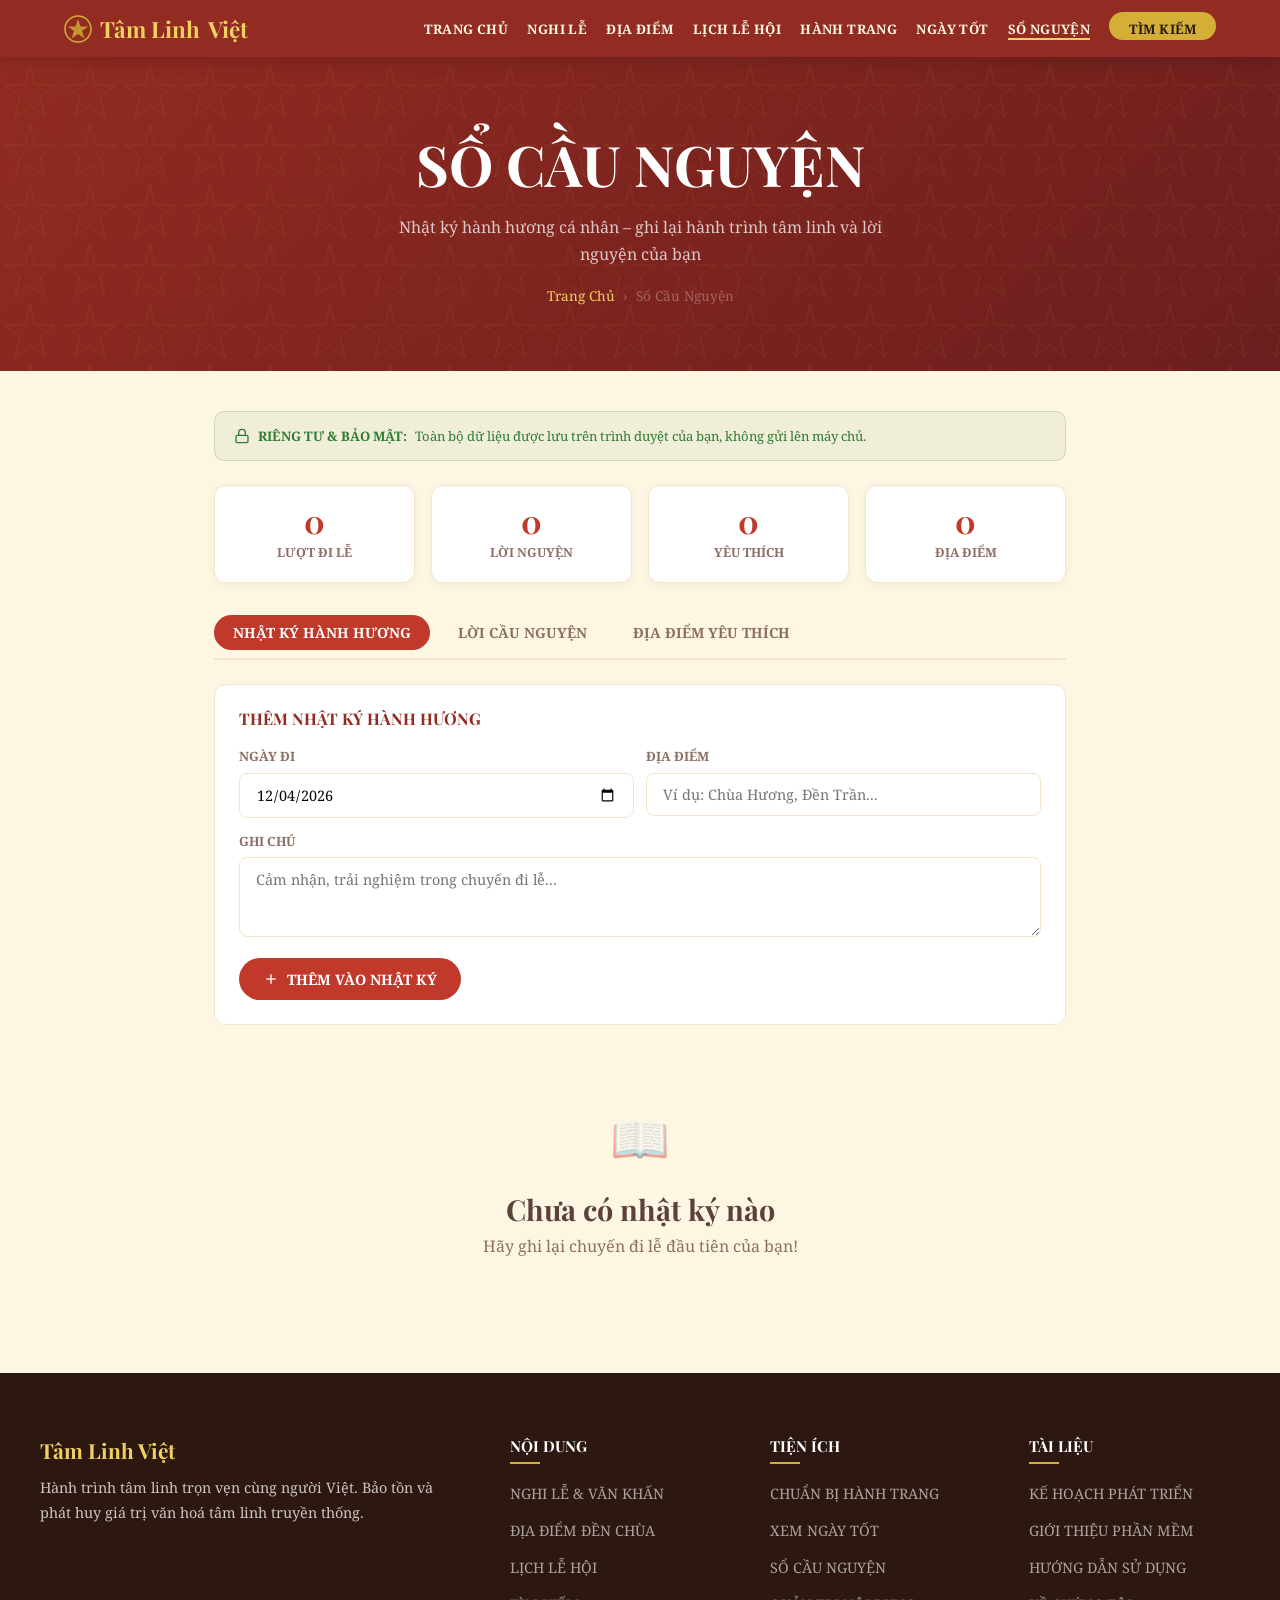
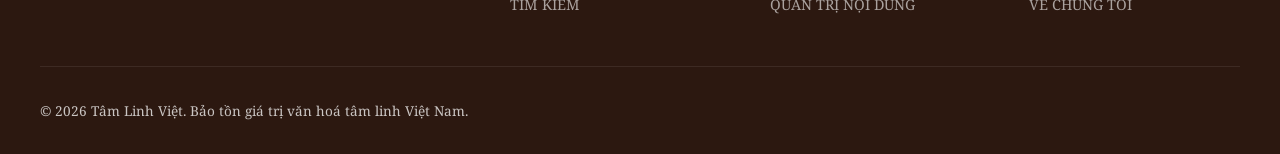
<file: so-nguyen.html>
<!DOCTYPE html>
<html lang="vi">
<head>
  <meta charset="UTF-8">
  <meta name="viewport" content="width=device-width, initial-scale=1.0">
  <title>Sổ Cầu Nguyện – Tâm Linh Việt</title>
  <link rel="preconnect" href="https://fonts.googleapis.com">
  <link rel="preconnect" href="https://fonts.gstatic.com" crossorigin>
  <link href="https://fonts.googleapis.com/css2?family=Playfair+Display:ital,wght@0,600;0,700;1,600&family=Noto+Serif:ital,wght@0,400;0,600;1,400&display=swap" rel="stylesheet">
  <link rel="stylesheet" href="css/style.css">
  <style>
    .sn-main { max-width: 900px; margin: 0 auto; padding: 2.5rem 1.5rem 4rem; }

    /* Stats */
    .stats-row { display: grid; grid-template-columns: repeat(auto-fit, minmax(140px, 1fr)); gap: 1rem; margin-bottom: 2rem; }
    .stat-card {
      background: white; border-radius: 12px; padding: 1.2rem; text-align: center;
      border: 1px solid var(--cream-dark); box-shadow: 0 2px 8px rgba(0,0,0,0.05);
    }
    .stat-num { font-family: 'Playfair Display', serif; font-size: 2rem; font-weight: 700; color: var(--red); line-height: 1; }
    .stat-label { font-size: 0.78rem; color: var(--text-light); margin-top: 0.3rem; text-transform: uppercase; font-weight: 700; }

    /* Tabs */
    .sn-tabs {
      display: flex; gap: 0.5rem; margin-bottom: 1.5rem; flex-wrap: wrap;
      border-bottom: 2px solid var(--cream-dark); padding-bottom: 0.5rem;
    }
    .sn-tab {
      padding: 0.5rem 1.2rem; border-radius: 20px 20px 0 0; font-size: 0.88rem; font-weight: 700;
      cursor: pointer; transition: all 0.2s; border: none; background: transparent;
      color: var(--text-light); font-family: inherit; text-transform: uppercase;
    }
    .sn-tab:hover { color: var(--red); }
    .sn-tab.active { background: var(--red); color: white; border-radius: 20px; }

    /* Panel */
    .sn-panel { display: none; }
    .sn-panel.active { display: block; }

    /* Add form */
    .add-form {
      background: white; border-radius: 12px; padding: 1.5rem;
      border: 1px solid var(--cream-dark); margin-bottom: 1.5rem;
    }
    .add-form h3 {
      font-family: 'Playfair Display', serif; color: var(--red-dark);
      margin-bottom: 1rem; text-transform: uppercase; font-weight: 700; font-size: 1rem;
    }
    .form-row { display: grid; grid-template-columns: 1fr 1fr; gap: 0.8rem; margin-bottom: 0.8rem; }
    .form-row.full { grid-template-columns: 1fr; }
    .sn-input, .sn-select, .sn-textarea {
      width: 100%; padding: 0.7rem 1rem; border: 1px solid var(--cream-dark); border-radius: 8px;
      font-family: inherit; font-size: 0.9rem; transition: border-color 0.2s;
    }
    .sn-input:focus, .sn-select:focus, .sn-textarea:focus { outline: none; border-color: var(--gold); }
    .sn-textarea { resize: vertical; min-height: 80px; }
    .sn-label { font-size: 0.8rem; color: var(--text-light); font-weight: 700; text-transform: uppercase; margin-bottom: 0.3rem; display: block; }
    .btn-add {
      background: var(--red); color: white; border: none; padding: 0.7rem 1.5rem;
      border-radius: 25px; font-family: inherit; font-size: 0.9rem; font-weight: 700;
      cursor: pointer; transition: all 0.2s; text-transform: uppercase;
      display: flex; align-items: center; gap: 0.5rem;
    }
    .btn-add:hover { background: var(--red-dark); transform: translateY(-1px); }

    /* Entry cards */
    .entry-card {
      background: white; border-radius: 12px; padding: 1.2rem 1.5rem;
      border: 1px solid var(--cream-dark); margin-bottom: 0.8rem;
      display: flex; gap: 1rem; align-items: flex-start; transition: all 0.2s;
    }
    .entry-card:hover { border-color: var(--gold-light); box-shadow: 0 4px 16px rgba(0,0,0,0.06); }
    .entry-icon { font-size: 2rem; flex-shrink: 0; }
    .entry-body { flex: 1; min-width: 0; }
    .entry-title { font-weight: 700; color: var(--red-dark); font-size: 0.95rem; margin-bottom: 0.2rem; }
    .entry-meta { font-size: 0.78rem; color: var(--text-light); margin-bottom: 0.4rem; display: flex; gap: 0.8rem; flex-wrap: wrap; }
    .entry-text { font-size: 0.88rem; color: var(--text-mid); line-height: 1.6; }
    .entry-actions { display: flex; flex-direction: column; gap: 0.3rem; flex-shrink: 0; }
    .entry-btn {
      width: 32px; height: 32px; border-radius: 8px; border: 1px solid var(--cream-dark);
      background: transparent; cursor: pointer; display: flex; align-items: center;
      justify-content: center; transition: all 0.15s; font-size: 0.9rem;
    }
    .entry-btn:hover { border-color: var(--red); background: rgba(192,57,43,0.05); }
    .entry-btn.fav { color: var(--gold); }
    .entry-btn.del:hover { background: rgba(231,76,60,0.1); color: #E74C3C; }

    /* Empty */
    .empty-state {
      text-align: center; padding: 3rem 1rem; color: var(--text-light);
    }
    .empty-icon { font-size: 3rem; margin-bottom: 0.8rem; opacity: 0.5; }
    .empty-state h3 { font-family: 'Playfair Display', serif; color: var(--text-mid); margin-bottom: 0.3rem; }

    /* Privacy note */
    .privacy-note {
      background: rgba(46,125,50,0.06); border: 1px solid rgba(46,125,50,0.2);
      border-radius: 10px; padding: 0.8rem 1.2rem; font-size: 0.82rem;
      color: var(--green); display: flex; align-items: center; gap: 0.5rem;
      margin-bottom: 1.5rem;
    }

    @media (max-width: 600px) {
      .form-row { grid-template-columns: 1fr; }
      .stats-row { grid-template-columns: repeat(2, 1fr); }
      .entry-card { flex-direction: column; }
      .entry-actions { flex-direction: row; }
    }
  </style>
</head>
<body>

  <!-- NAVBAR -->
  <nav class="navbar solid" id="navbar">
    <div class="navbar-inner">
      <a href="index.html" class="nav-logo">
        <svg width="28" height="28" viewBox="0 0 28 28" fill="none"><circle cx="14" cy="14" r="13" stroke="#D4AF37" stroke-width="1.5"/><path d="M14 4L16.5 11.5H24L18 16L20.5 23.5L14 19L7.5 23.5L10 16L4 11.5H11.5Z" fill="#D4AF37" opacity="0.8"/></svg>
        Tâm Linh <span>Việt</span>
      </a>
      <ul class="nav-links" id="navLinks">
        <li><a href="index.html">TRANG CHỦ</a></li>
        <li><a href="huong-dan.html">NGHI LỄ</a></li>
        <li><a href="dia-diem.html">ĐỊA ĐIỂM</a></li>
        <li><a href="lich-le-hoi.html">LỊCH LỄ HỘI</a></li>
        <li><a href="chuan-bi.html">HÀNH TRANG</a></li>
        <li><a href="xem-ngay.html">NGÀY TỐT</a></li>
        <li><a href="so-nguyen.html" class="active">SỔ NGUYỆN</a></li>
        <li><a href="tim-kiem.html" class="nav-cta">TÌM KIẾM</a></li>
      </ul>
      <button class="hamburger" id="hamburger" aria-label="Menu"><span></span><span></span><span></span></button>
    </div>
  </nav>

  <!-- HERO -->
  <div class="page-hero">
    <div class="page-hero-content">
      <h1>SỔ CẦU NGUYỆN</h1>
      <p>Nhật ký hành hương cá nhân – ghi lại hành trình tâm linh và lời nguyện của bạn</p>
      <div class="breadcrumb"><a href="index.html">Trang Chủ</a><span>&#8250;</span><span>Sổ Cầu Nguyện</span></div>
    </div>
  </div>

  <!-- MAIN -->
  <div class="sn-main">
    <div class="privacy-note">
      <svg width="16" height="16" viewBox="0 0 24 24" fill="none" stroke="currentColor" stroke-width="2"><rect x="3" y="11" width="18" height="11" rx="2"/><path d="M7 11V7a5 5 0 0110 0v4"/></svg>
      <strong>RIÊNG TƯ & BẢO MẬT:</strong> Toàn bộ dữ liệu được lưu trên trình duyệt của bạn, không gửi lên máy chủ.
    </div>

    <!-- Stats -->
    <div class="stats-row">
      <div class="stat-card"><div class="stat-num" id="statTrips">0</div><div class="stat-label">LƯỢT ĐI LỄ</div></div>
      <div class="stat-card"><div class="stat-num" id="statPrayers">0</div><div class="stat-label">LỜI NGUYỆN</div></div>
      <div class="stat-card"><div class="stat-num" id="statFavs">0</div><div class="stat-label">YÊU THÍCH</div></div>
      <div class="stat-card"><div class="stat-num" id="statPlaces">0</div><div class="stat-label">ĐỊA ĐIỂM</div></div>
    </div>

    <!-- Tabs -->
    <div class="sn-tabs">
      <button class="sn-tab active" onclick="switchTab(this,'diary')">NHẬT KÝ HÀNH HƯƠNG</button>
      <button class="sn-tab" onclick="switchTab(this,'prayers')">LỜI CẦU NGUYỆN</button>
      <button class="sn-tab" onclick="switchTab(this,'favs')">ĐỊA ĐIỂM YÊU THÍCH</button>
    </div>

    <!-- DIARY PANEL -->
    <div class="sn-panel active" id="panel-diary">
      <div class="add-form">
        <h3>THÊM NHẬT KÝ HÀNH HƯƠNG</h3>
        <div class="form-row">
          <div>
            <label class="sn-label">NGÀY ĐI</label>
            <input class="sn-input" type="date" id="diaryDate">
          </div>
          <div>
            <label class="sn-label">ĐỊA ĐIỂM</label>
            <input class="sn-input" type="text" id="diaryPlace" placeholder="Ví dụ: Chùa Hương, Đền Trần...">
          </div>
        </div>
        <div class="form-row full">
          <div>
            <label class="sn-label">GHI CHÚ</label>
            <textarea class="sn-textarea" id="diaryNote" placeholder="Cảm nhận, trải nghiệm trong chuyến đi lễ..."></textarea>
          </div>
        </div>
        <button class="btn-add" onclick="addDiary()">
          <svg width="16" height="16" viewBox="0 0 24 24" fill="none" stroke="currentColor" stroke-width="2"><line x1="12" y1="5" x2="12" y2="19"/><line x1="5" y1="12" x2="19" y2="12"/></svg>
          THÊM VÀO NHẬT KÝ
        </button>
      </div>
      <div id="diaryList"></div>
    </div>

    <!-- PRAYERS PANEL -->
    <div class="sn-panel" id="panel-prayers">
      <div class="add-form">
        <h3>GHI LỜI CẦU NGUYỆN</h3>
        <div class="form-row">
          <div>
            <label class="sn-label">MỤC ĐÍCH</label>
            <select class="sn-select" id="prayerType">
              <option value="cauan">Cầu an</option>
              <option value="cautai">Cầu tài lộc</option>
              <option value="cauduyen">Cầu duyên</option>
              <option value="caucon">Cầu con</option>
              <option value="giainan">Giải hạn</option>
              <option value="tale">Tạ lễ</option>
              <option value="khac">Khác</option>
            </select>
          </div>
          <div>
            <label class="sn-label">NƠI CẦU NGUYỆN</label>
            <input class="sn-input" type="text" id="prayerPlace" placeholder="Ví dụ: Phủ Tây Hồ...">
          </div>
        </div>
        <div class="form-row full">
          <div>
            <label class="sn-label">NỘI DUNG LỜI NGUYỆN</label>
            <textarea class="sn-textarea" id="prayerText" placeholder="Ghi lại lời nguyện, mong ước của bạn..."></textarea>
          </div>
        </div>
        <button class="btn-add" onclick="addPrayer()">
          <svg width="16" height="16" viewBox="0 0 24 24" fill="none" stroke="currentColor" stroke-width="2"><line x1="12" y1="5" x2="12" y2="19"/><line x1="5" y1="12" x2="19" y2="12"/></svg>
          LƯU LỜI NGUYỆN
        </button>
      </div>
      <div id="prayerList"></div>
    </div>

    <!-- FAVS PANEL -->
    <div class="sn-panel" id="panel-favs">
      <div class="add-form">
        <h3>THÊM ĐỊA ĐIỂM YÊU THÍCH</h3>
        <div class="form-row">
          <div>
            <label class="sn-label">TÊN ĐỊA ĐIỂM</label>
            <input class="sn-input" type="text" id="favName" placeholder="Ví dụ: Đền Ngọc Sơn">
          </div>
          <div>
            <label class="sn-label">TỈNH/THÀNH</label>
            <input class="sn-input" type="text" id="favProvince" placeholder="Ví dụ: Hà Nội">
          </div>
        </div>
        <div class="form-row full">
          <div>
            <label class="sn-label">LÝ DO YÊU THÍCH</label>
            <textarea class="sn-textarea" id="favNote" placeholder="Điều gì khiến bạn ấn tượng với nơi này..."></textarea>
          </div>
        </div>
        <button class="btn-add" onclick="addFav()">
          <svg width="16" height="16" viewBox="0 0 24 24" fill="none" stroke="currentColor" stroke-width="2"><line x1="12" y1="5" x2="12" y2="19"/><line x1="5" y1="12" x2="19" y2="12"/></svg>
          THÊM VÀO YÊU THÍCH
        </button>
      </div>
      <div id="favList"></div>
    </div>
  </div>

  <footer>
    <div class="footer-grid">
      <div class="footer-brand">
        <h3>Tâm Linh Việt</h3>
        <p>Hành trình tâm linh trọn vẹn cùng người Việt. Bảo tồn và phát huy giá trị văn hoá tâm linh truyền thống.</p>
      </div>
      <div class="footer-col">
        <h4>NỘI DUNG</h4>
        <ul>
          <li><a href="huong-dan.html">NGHI LỄ & VĂN KHẤN</a></li>
          <li><a href="dia-diem.html">ĐỊA ĐIỂM ĐỀN CHÙA</a></li>
          <li><a href="lich-le-hoi.html">LỊCH LỄ HỘI</a></li>
          <li><a href="tim-kiem.html">TÌM KIẾM</a></li>
        </ul>
      </div>
      <div class="footer-col">
        <h4>TIỆN ÍCH</h4>
        <ul>
          <li><a href="chuan-bi.html">CHUẨN BỊ HÀNH TRANG</a></li>
          <li><a href="xem-ngay.html">XEM NGÀY TỐT</a></li>
          <li><a href="so-nguyen.html">SỔ CẦU NGUYỆN</a></li>
          <li><a href="admin/login.html">QUẢN TRỊ NỘI DUNG</a></li>
        </ul>
      </div>
      <div class="footer-col">
        <h4>TÀI LIỆU</h4>
        <ul>
          <li><a href="kehoach.html">KẾ HOẠCH PHÁT TRIỂN</a></li>
          <li><a href="sale.html">GIỚI THIỆU PHẦN MỀM</a></li>
          <li><a href="hdsd.html">HƯỚNG DẪN SỬ DỤNG</a></li>
          <li><a href="gioithieu.html">VỀ CHÚNG TÔI</a></li>
        </ul>
      </div>
    </div>
    <div class="footer-bottom">
      <span>© 2026 Tâm Linh Việt. Bảo tồn giá trị văn hoá tâm linh Việt Nam.</span>
    </div>
  </footer>

  <script src="js/main.js"></script>
  <script>
    // =====================================================================
    //  DATA STORE (localStorage)
    // =====================================================================
    const KEYS = { diary: 'tlv_diary', prayers: 'tlv_prayers', favs: 'tlv_favs' };

    function loadData(key) {
      try { return JSON.parse(localStorage.getItem(key)) || []; } catch(e) { return []; }
    }
    function saveData(key, data) { localStorage.setItem(key, JSON.stringify(data)); }

    // =====================================================================
    //  TABS
    // =====================================================================
    function switchTab(el, panel) {
      document.querySelectorAll('.sn-tab').forEach(t => t.classList.remove('active'));
      document.querySelectorAll('.sn-panel').forEach(p => p.classList.remove('active'));
      el.classList.add('active');
      document.getElementById('panel-' + panel).classList.add('active');
    }

    // =====================================================================
    //  DIARY
    // =====================================================================
    function addDiary() {
      const date = document.getElementById('diaryDate').value;
      const place = document.getElementById('diaryPlace').value.trim();
      const note = document.getElementById('diaryNote').value.trim();
      if (!place) { alert('Vui lòng nhập tên địa điểm.'); return; }
      const data = loadData(KEYS.diary);
      data.unshift({ id: Date.now(), date: date || new Date().toISOString().slice(0,10), place, note, ts: Date.now() });
      saveData(KEYS.diary, data);
      document.getElementById('diaryDate').value = '';
      document.getElementById('diaryPlace').value = '';
      document.getElementById('diaryNote').value = '';
      renderDiary();
      updateStats();
    }

    function deleteDiary(id) {
      if (!confirm('Bạn muốn xoá mục này?')) return;
      const data = loadData(KEYS.diary).filter(d => d.id !== id);
      saveData(KEYS.diary, data);
      renderDiary();
      updateStats();
    }

    function renderDiary() {
      const data = loadData(KEYS.diary);
      const el = document.getElementById('diaryList');
      if (!data.length) {
        el.innerHTML = '<div class="empty-state"><div class="empty-icon">📖</div><h3>Chưa có nhật ký nào</h3><p>Hãy ghi lại chuyến đi lễ đầu tiên của bạn!</p></div>';
        return;
      }
      el.innerHTML = data.map(d => `
        <div class="entry-card">
          <div class="entry-icon">🏛️</div>
          <div class="entry-body">
            <div class="entry-title">${esc(d.place)}</div>
            <div class="entry-meta">
              <span>📅 ${formatDate(d.date)}</span>
            </div>
            ${d.note ? `<div class="entry-text">${esc(d.note)}</div>` : ''}
          </div>
          <div class="entry-actions">
            <button class="entry-btn del" onclick="deleteDiary(${d.id})" title="Xoá">🗑️</button>
          </div>
        </div>`).join('');
    }

    // =====================================================================
    //  PRAYERS
    // =====================================================================
    const PRAYER_TYPES = { cauan:'Cầu An', cautai:'Cầu Tài Lộc', cauduyen:'Cầu Duyên', caucon:'Cầu Con', giainan:'Giải Hạn', tale:'Tạ Lễ', khac:'Khác' };
    const PRAYER_ICONS = { cauan:'🙏', cautai:'💰', cauduyen:'💕', caucon:'👶', giainan:'🛡️', tale:'🎊', khac:'✨' };

    function addPrayer() {
      const type = document.getElementById('prayerType').value;
      const place = document.getElementById('prayerPlace').value.trim();
      const text = document.getElementById('prayerText').value.trim();
      if (!text) { alert('Vui lòng nhập nội dung lời nguyện.'); return; }
      const data = loadData(KEYS.prayers);
      data.unshift({ id: Date.now(), type, place, text, date: new Date().toISOString().slice(0,10), ts: Date.now() });
      saveData(KEYS.prayers, data);
      document.getElementById('prayerPlace').value = '';
      document.getElementById('prayerText').value = '';
      renderPrayers();
      updateStats();
    }

    function deletePrayer(id) {
      if (!confirm('Bạn muốn xoá lời nguyện này?')) return;
      const data = loadData(KEYS.prayers).filter(d => d.id !== id);
      saveData(KEYS.prayers, data);
      renderPrayers();
      updateStats();
    }

    function renderPrayers() {
      const data = loadData(KEYS.prayers);
      const el = document.getElementById('prayerList');
      if (!data.length) {
        el.innerHTML = '<div class="empty-state"><div class="empty-icon">🙏</div><h3>Chưa có lời nguyện nào</h3><p>Hãy ghi lại mong ước chân thành của bạn.</p></div>';
        return;
      }
      el.innerHTML = data.map(d => `
        <div class="entry-card">
          <div class="entry-icon">${PRAYER_ICONS[d.type] || '✨'}</div>
          <div class="entry-body">
            <div class="entry-title">${PRAYER_TYPES[d.type] || 'Khác'}${d.place ? ' – ' + esc(d.place) : ''}</div>
            <div class="entry-meta"><span>📅 ${formatDate(d.date)}</span></div>
            <div class="entry-text">${esc(d.text)}</div>
          </div>
          <div class="entry-actions">
            <button class="entry-btn del" onclick="deletePrayer(${d.id})" title="Xoá">🗑️</button>
          </div>
        </div>`).join('');
    }

    // =====================================================================
    //  FAVORITES
    // =====================================================================
    function addFav() {
      const name = document.getElementById('favName').value.trim();
      const province = document.getElementById('favProvince').value.trim();
      const note = document.getElementById('favNote').value.trim();
      if (!name) { alert('Vui lòng nhập tên địa điểm.'); return; }
      const data = loadData(KEYS.favs);
      data.unshift({ id: Date.now(), name, province, note, date: new Date().toISOString().slice(0,10) });
      saveData(KEYS.favs, data);
      document.getElementById('favName').value = '';
      document.getElementById('favProvince').value = '';
      document.getElementById('favNote').value = '';
      renderFavs();
      updateStats();
    }

    function deleteFav(id) {
      if (!confirm('Bạn muốn xoá địa điểm yêu thích này?')) return;
      const data = loadData(KEYS.favs).filter(d => d.id !== id);
      saveData(KEYS.favs, data);
      renderFavs();
      updateStats();
    }

    function renderFavs() {
      const data = loadData(KEYS.favs);
      const el = document.getElementById('favList');
      if (!data.length) {
        el.innerHTML = '<div class="empty-state"><div class="empty-icon">⭐</div><h3>Chưa có địa điểm yêu thích</h3><p>Đánh dấu những nơi bạn muốn quay lại.</p></div>';
        return;
      }
      el.innerHTML = data.map(d => `
        <div class="entry-card">
          <div class="entry-icon">⭐</div>
          <div class="entry-body">
            <div class="entry-title">${esc(d.name)}</div>
            <div class="entry-meta">
              ${d.province ? `<span>📍 ${esc(d.province)}</span>` : ''}
              <span>📅 ${formatDate(d.date)}</span>
            </div>
            ${d.note ? `<div class="entry-text">${esc(d.note)}</div>` : ''}
          </div>
          <div class="entry-actions">
            <button class="entry-btn del" onclick="deleteFav(${d.id})" title="Xoá">🗑️</button>
          </div>
        </div>`).join('');
    }

    // =====================================================================
    //  UTILS
    // =====================================================================
    function esc(s) { const d = document.createElement('div'); d.textContent = s; return d.innerHTML; }
    function formatDate(s) {
      if (!s) return '';
      const [y, m, d] = s.split('-');
      return `${d}/${m}/${y}`;
    }

    function updateStats() {
      const diary = loadData(KEYS.diary);
      const prayers = loadData(KEYS.prayers);
      const favs = loadData(KEYS.favs);
      const places = new Set([...diary.map(d => d.place), ...favs.map(f => f.name)]);
      document.getElementById('statTrips').textContent = diary.length;
      document.getElementById('statPrayers').textContent = prayers.length;
      document.getElementById('statFavs').textContent = favs.length;
      document.getElementById('statPlaces').textContent = places.size;
    }

    // Init
    document.addEventListener('DOMContentLoaded', () => {
      document.getElementById('diaryDate').value = new Date().toISOString().slice(0, 10);
      renderDiary();
      renderPrayers();
      renderFavs();
      updateStats();
    });
  </script>
</body>
</html>
</file>
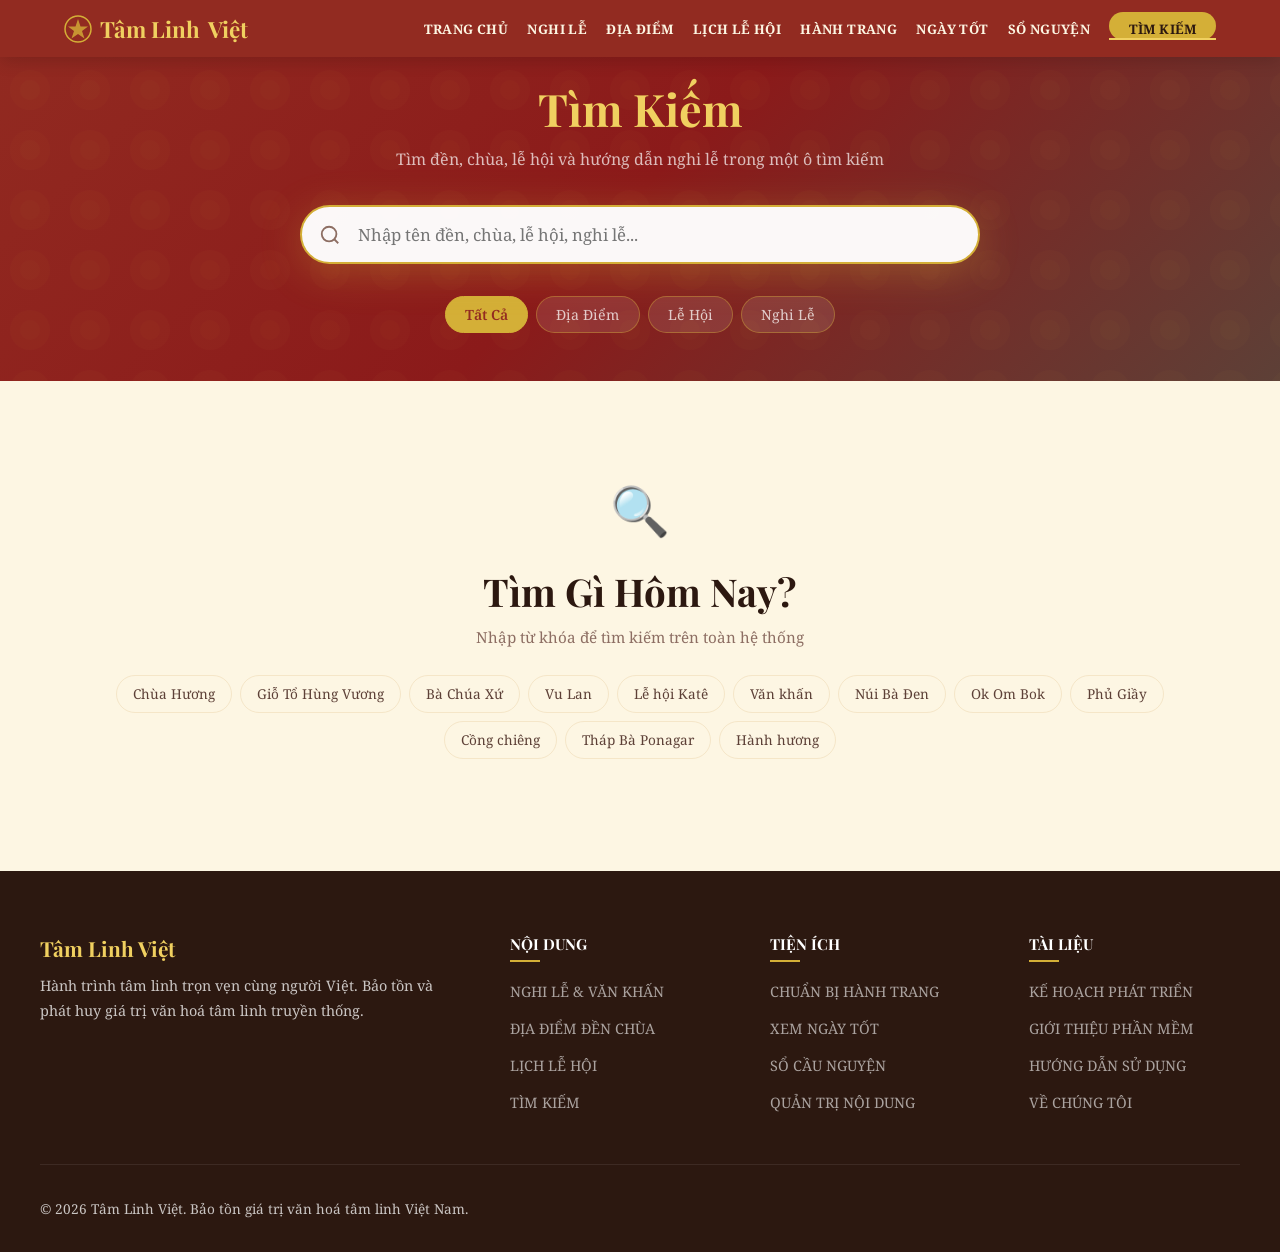
<file: tim-kiem.html>
<!DOCTYPE html>
<html lang="vi">
<head>
  <meta charset="UTF-8">
  <meta name="viewport" content="width=device-width, initial-scale=1.0">
  <title>Tìm Kiếm – Tâm Linh Việt</title>
  <link rel="preconnect" href="https://fonts.googleapis.com">
  <link rel="preconnect" href="https://fonts.gstatic.com" crossorigin>
  <link href="https://fonts.googleapis.com/css2?family=Playfair+Display:ital,wght@0,600;0,700;1,600&family=Noto+Serif:ital,wght@0,400;0,600;1,400&display=swap" rel="stylesheet">
  <link rel="stylesheet" href="css/style.css">
  <style>
    .search-hero {
      background: linear-gradient(135deg, var(--red-dark) 0%, #8B1A1A 50%, #5D4037 100%);
      padding: 5rem 1.5rem 3rem;
      text-align: center;
      position: relative;
      overflow: hidden;
    }
    .search-hero::before {
      content: '';
      position: absolute;
      inset: 0;
      background: url("data:image/svg+xml,%3Csvg width='60' height='60' viewBox='0 0 60 60' xmlns='http://www.w3.org/2000/svg'%3E%3Cg fill='none' fill-rule='evenodd'%3E%3Cg fill='%23D4AF37' fill-opacity='0.06'%3E%3Ccircle cx='30' cy='30' r='20'/%3E%3Ccircle cx='30' cy='30' r='10'/%3E%3C/g%3E%3C/g%3E%3C/svg%3E");
      opacity: 0.4;
    }
    .search-hero h1 {
      font-family: 'Playfair Display', serif;
      color: var(--gold-light);
      font-size: clamp(1.8rem, 4vw, 2.8rem);
      margin-bottom: 0.5rem;
      position: relative;
    }
    .search-hero p {
      color: rgba(255,255,255,0.7);
      font-size: 1rem;
      margin-bottom: 2rem;
      position: relative;
    }
    .search-bar-wrap {
      position: relative;
      max-width: 680px;
      margin: 0 auto;
    }
    .search-bar-wrap svg {
      position: absolute;
      left: 1.2rem;
      top: 50%;
      transform: translateY(-50%);
      color: var(--text-light);
      width: 22px;
      height: 22px;
    }
    #mainSearch {
      width: 100%;
      padding: 1rem 1.2rem 1rem 3.5rem;
      border: 2px solid rgba(212,175,55,0.4);
      border-radius: 50px;
      font-size: 1.05rem;
      font-family: 'Noto Serif', serif;
      background: rgba(255,255,255,0.97);
      color: var(--text-dark);
      box-shadow: 0 8px 32px rgba(0,0,0,0.25);
      outline: none;
      transition: border-color 0.2s, box-shadow 0.2s;
    }
    #mainSearch:focus {
      border-color: var(--gold);
      box-shadow: 0 8px 40px rgba(212,175,55,0.3);
    }
    .search-clear {
      position: absolute;
      right: 1.2rem;
      top: 50%;
      transform: translateY(-50%);
      background: none;
      border: none;
      cursor: pointer;
      color: var(--text-light);
      font-size: 1.2rem;
      display: none;
      padding: 0.25rem;
      line-height: 1;
    }

    /* Tab filters */
    .filter-tabs {
      display: flex;
      justify-content: center;
      gap: 0.5rem;
      margin: 2rem auto 0;
      flex-wrap: wrap;
    }
    .filter-tab {
      padding: 0.5rem 1.2rem;
      border-radius: 20px;
      border: 1px solid rgba(212,175,55,0.4);
      background: rgba(255,255,255,0.1);
      color: rgba(255,255,255,0.75);
      font-size: 0.88rem;
      font-family: 'Noto Serif', serif;
      cursor: pointer;
      transition: all 0.2s;
    }
    .filter-tab:hover { background: rgba(255,255,255,0.15); color: white; }
    .filter-tab.active { background: var(--gold); color: var(--red-dark); border-color: var(--gold); font-weight: 600; }

    /* Results */
    .results-section { padding: 2.5rem 0 4rem; }
    .results-header {
      display: flex;
      justify-content: space-between;
      align-items: center;
      margin-bottom: 1.5rem;
      padding-bottom: 0.75rem;
      border-bottom: 1px solid var(--cream-dark);
    }
    .results-count { color: var(--text-light); font-size: 0.9rem; }
    .results-count strong { color: var(--red); }

    .result-group { margin-bottom: 2.5rem; }
    .result-group-title {
      font-family: 'Playfair Display', serif;
      font-size: 1.1rem;
      color: var(--red-dark);
      display: flex;
      align-items: center;
      gap: 0.5rem;
      margin-bottom: 1rem;
      padding-bottom: 0.5rem;
      border-bottom: 2px solid var(--gold-light);
    }

    /* Cards grid */
    .search-grid {
      display: grid;
      grid-template-columns: repeat(auto-fill, minmax(280px, 1fr));
      gap: 1rem;
    }
    .search-card {
      background: white;
      border-radius: 12px;
      border: 1px solid var(--cream-dark);
      overflow: hidden;
      cursor: pointer;
      transition: transform 0.2s, box-shadow 0.2s;
      text-decoration: none;
      display: flex;
      flex-direction: column;
    }
    .search-card:hover {
      transform: translateY(-3px);
      box-shadow: 0 8px 24px rgba(0,0,0,0.1);
      border-color: var(--gold-light);
    }
    .sc-img { height: 140px; overflow: hidden; position: relative; flex-shrink: 0; }
    .sc-img img { width: 100%; height: 100%; object-fit: cover; transition: transform 0.3s; }
    .search-card:hover .sc-img img { transform: scale(1.05); }
    .sc-badge {
      position: absolute;
      top: 0.5rem;
      left: 0.5rem;
      padding: 0.2rem 0.6rem;
      border-radius: 20px;
      font-size: 0.7rem;
      font-weight: 700;
      text-transform: uppercase;
      letter-spacing: 0.5px;
    }
    .sc-badge.den { background: rgba(192,57,43,0.9); color: white; }
    .sc-badge.chua { background: rgba(46,125,50,0.9); color: white; }
    .sc-badge.dinh { background: rgba(93,64,55,0.9); color: white; }
    .sc-badge.lehoi { background: rgba(212,175,55,0.92); color: #5D2E00; }
    .sc-badge.nghile { background: rgba(100,70,180,0.9); color: white; }
    .sc-body { padding: 0.9rem; flex: 1; }
    .sc-name { font-weight: 700; color: var(--text-dark); font-size: 0.95rem; margin-bottom: 0.25rem; line-height: 1.3; }
    .sc-meta { font-size: 0.78rem; color: var(--text-light); display: flex; align-items: center; gap: 0.3rem; margin-bottom: 0.4rem; }
    .sc-desc { font-size: 0.8rem; color: var(--text-mid); line-height: 1.5; display: -webkit-box; -webkit-line-clamp: 2; -webkit-box-orient: vertical; overflow: hidden; }
    .sc-highlight { font-size: 0.75rem; color: var(--gold-dark); font-weight: 600; margin-top: 0.4rem; }

    /* Nghi lễ cards (no image) */
    .search-ritual-grid {
      display: grid;
      grid-template-columns: repeat(auto-fill, minmax(240px, 1fr));
      gap: 0.75rem;
    }
    .ritual-card {
      background: white;
      border-radius: 10px;
      border: 1px solid var(--cream-dark);
      padding: 1rem 1.2rem;
      cursor: pointer;
      transition: all 0.2s;
      text-decoration: none;
      display: flex;
      align-items: center;
      gap: 0.8rem;
    }
    .ritual-card:hover {
      border-color: var(--red);
      background: rgba(192,57,43,0.03);
      transform: translateX(3px);
    }
    .ritual-icon { font-size: 1.8rem; flex-shrink: 0; }
    .ritual-info {}
    .ritual-name { font-weight: 700; font-size: 0.9rem; color: var(--red-dark); margin-bottom: 0.2rem; }
    .ritual-sub { font-size: 0.78rem; color: var(--text-light); }

    /* Empty state */
    .empty-state {
      text-align: center;
      padding: 4rem 1rem;
      color: var(--text-light);
    }
    .empty-state .empty-icon { font-size: 3rem; margin-bottom: 1rem; opacity: 0.5; }
    .empty-state h3 { font-family: 'Playfair Display', serif; color: var(--text-mid); margin-bottom: 0.5rem; }
    .empty-state p { font-size: 0.9rem; }

    /* Welcome state */
    .welcome-state {
      text-align: center;
      padding: 3rem 1rem;
    }
    .welcome-suggestions { display: flex; flex-wrap: wrap; gap: 0.5rem; justify-content: center; margin-top: 1.5rem; }
    .sug-pill {
      padding: 0.4rem 1rem;
      background: var(--cream);
      border: 1px solid var(--cream-dark);
      border-radius: 20px;
      font-size: 0.85rem;
      color: var(--text-mid);
      cursor: pointer;
      transition: all 0.15s;
    }
    .sug-pill:hover { background: var(--red); color: white; border-color: var(--red); }

    /* Highlight match */
    mark { background: rgba(212,175,55,0.3); color: inherit; border-radius: 2px; padding: 0 1px; }

    @media (max-width: 600px) {
      .search-grid { grid-template-columns: 1fr; }
      .search-ritual-grid { grid-template-columns: 1fr; }
    }
  </style>
</head>
<body>

  <!-- NAVBAR -->
  <nav class="navbar solid" id="navbar">
    <div class="navbar-inner">
      <a href="index.html" class="nav-logo">
        <svg width="28" height="28" viewBox="0 0 28 28" fill="none">
          <circle cx="14" cy="14" r="13" stroke="#D4AF37" stroke-width="1.5"/>
          <path d="M14 4L16.5 11.5H24L18 16L20.5 23.5L14 19L7.5 23.5L10 16L4 11.5H11.5Z" fill="#D4AF37" opacity="0.8"/>
        </svg>
        Tâm Linh <span>Việt</span>
      </a>
      <ul class="nav-links" id="navLinks">
        <li><a href="index.html">TRANG CHỦ</a></li>
        <li><a href="huong-dan.html">NGHI LỄ</a></li>
        <li><a href="dia-diem.html">ĐỊA ĐIỂM</a></li>
        <li><a href="lich-le-hoi.html">LỊCH LỄ HỘI</a></li>
        <li><a href="chuan-bi.html">HÀNH TRANG</a></li>
        <li><a href="xem-ngay.html">NGÀY TỐT</a></li>
        <li><a href="so-nguyen.html">SỔ NGUYỆN</a></li>
        <li><a href="tim-kiem.html" class="nav-cta active">TÌM KIẾM</a></li>
      </ul>
      <button class="hamburger" id="hamburger" aria-label="Menu">
        <span></span><span></span><span></span>
      </button>
    </div>
  </nav>

  <!-- SEARCH HERO -->
  <div class="search-hero">
    <h1>Tìm Kiếm</h1>
    <p>Tìm đền, chùa, lễ hội và hướng dẫn nghi lễ trong một ô tìm kiếm</p>
    <div class="search-bar-wrap">
      <svg viewBox="0 0 24 24" fill="none" stroke="currentColor" stroke-width="2"><circle cx="11" cy="11" r="8"/><path d="M21 21l-4.35-4.35"/></svg>
      <input type="text" id="mainSearch" placeholder="Nhập tên đền, chùa, lễ hội, nghi lễ..." autocomplete="off" oninput="onSearch()" onkeydown="onKeyDown(event)">
      <button class="search-clear" id="clearBtn" onclick="clearSearch()">✕</button>
    </div>
    <div class="filter-tabs">
      <button class="filter-tab active" data-cat="all" onclick="setCategory(this,'all')">Tất Cả</button>
      <button class="filter-tab" data-cat="diadiem" onclick="setCategory(this,'diadiem')">Địa Điểm</button>
      <button class="filter-tab" data-cat="lehoi" onclick="setCategory(this,'lehoi')">Lễ Hội</button>
      <button class="filter-tab" data-cat="nghile" onclick="setCategory(this,'nghile')">Nghi Lễ</button>
    </div>
  </div>

  <!-- RESULTS -->
  <section class="section results-section">
    <div class="container">
      <div id="resultsWrap">
        <!-- Welcome state (default) -->
        <div class="welcome-state" id="welcomeState">
          <div style="font-size:3rem;margin-bottom:1rem;">🔍</div>
          <h2 style="font-family:'Playfair Display',serif;color:var(--text-dark);margin-bottom:0.5rem;">Tìm Gì Hôm Nay?</h2>
          <p style="color:var(--text-light);font-size:0.95rem;">Nhập từ khóa để tìm kiếm trên toàn hệ thống</p>
          <div class="welcome-suggestions">
            <span class="sug-pill" onclick="suggest('Chùa Hương')">Chùa Hương</span>
            <span class="sug-pill" onclick="suggest('Giỗ Tổ Hùng Vương')">Giỗ Tổ Hùng Vương</span>
            <span class="sug-pill" onclick="suggest('Bà Chúa Xứ')">Bà Chúa Xứ</span>
            <span class="sug-pill" onclick="suggest('Vu Lan')">Vu Lan</span>
            <span class="sug-pill" onclick="suggest('Katê')">Lễ hội Katê</span>
            <span class="sug-pill" onclick="suggest('văn khấn')">Văn khấn</span>
            <span class="sug-pill" onclick="suggest('Núi Bà Đen')">Núi Bà Đen</span>
            <span class="sug-pill" onclick="suggest('Ok Om Bok')">Ok Om Bok</span>
            <span class="sug-pill" onclick="suggest('Phủ Giầy')">Phủ Giầy</span>
            <span class="sug-pill" onclick="suggest('cồng chiêng')">Cồng chiêng</span>
            <span class="sug-pill" onclick="suggest('Ponagar')">Tháp Bà Ponagar</span>
            <span class="sug-pill" onclick="suggest('hành hương')">Hành hương</span>
          </div>
        </div>
        <!-- Actual results rendered here -->
        <div id="searchResults" style="display:none;"></div>
      </div>
    </div>
  </section>

  <footer>
    <div class="footer-grid">
      <div class="footer-brand">
        <h3>Tâm Linh Việt</h3>
        <p>Hành trình tâm linh trọn vẹn cùng người Việt. Bảo tồn và phát huy giá trị văn hoá tâm linh truyền thống.</p>
      </div>
      <div class="footer-col">
        <h4>NỘI DUNG</h4>
        <ul>
          <li><a href="huong-dan.html">NGHI LỄ & VĂN KHẤN</a></li>
          <li><a href="dia-diem.html">ĐỊA ĐIỂM ĐỀN CHÙA</a></li>
          <li><a href="lich-le-hoi.html">LỊCH LỄ HỘI</a></li>
          <li><a href="tim-kiem.html">TÌM KIẾM</a></li>
        </ul>
      </div>
      <div class="footer-col">
        <h4>TIỆN ÍCH</h4>
        <ul>
          <li><a href="chuan-bi.html">CHUẨN BỊ HÀNH TRANG</a></li>
          <li><a href="xem-ngay.html">XEM NGÀY TỐT</a></li>
          <li><a href="so-nguyen.html">SỔ CẦU NGUYỆN</a></li>
          <li><a href="admin/login.html">QUẢN TRỊ NỘI DUNG</a></li>
        </ul>
      </div>
      <div class="footer-col">
        <h4>TÀI LIỆU</h4>
        <ul>
          <li><a href="kehoach.html">KẾ HOẠCH PHÁT TRIỂN</a></li>
          <li><a href="sale.html">GIỚI THIỆU PHẦN MỀM</a></li>
          <li><a href="hdsd.html">HƯỚNG DẪN SỬ DỤNG</a></li>
          <li><a href="gioithieu.html">VỀ CHÚNG TÔI</a></li>
        </ul>
      </div>
    </div>
    <div class="footer-bottom">
      <span>© 2026 Tâm Linh Việt. Bảo tồn giá trị văn hoá tâm linh Việt Nam.</span>
    </div>
  </footer>

  <script src="js/main.js"></script>
  <script src="js/map.js"></script>
  <script src="js/calendar.js"></script>
  <script>
    // =====================================================================
    //  RITUAL CATEGORIES (static data from huong-dan.html)
    // =====================================================================
    const RITUALS = [
      { id: 'tet',      name: 'Lễ Cúng Tết Nguyên Đán',      icon: '🎋', desc: 'Văn khấn, lễ vật, trình tự cúng đêm giao thừa và mùng 1 Tết', anchor: 'tet' },
      { id: 'vao-den',  name: 'Nghi Lễ Vào Đền – Miếu',       icon: '⛩️', desc: 'Cách vào đền, dâng hương, văn khấn và lễ vật chuẩn bị', anchor: 'vao-den' },
      { id: 'vao-chua', name: 'Nghi Lễ Vào Chùa Lễ Phật',    icon: '🪷', desc: 'Quy trình lễ chùa đúng cách, văn khấn Phật, phóng sinh', anchor: 'vao-chua' },
      { id: 'cung-ram', name: 'Cúng Rằm & Mùng Một',         icon: '🌕', desc: 'Mâm cỗ cúng rằm, văn khấn nguyệt kỳ, thắp hương gia tiên', anchor: 'cung-ram' },
      { id: 'gio-chap', name: 'Giỗ Chạp & Cúng Gia Tiên',    icon: '🕯️', desc: 'Văn khấn gia tiên, chuẩn bị mâm giỗ, nghi lễ cúng ông bà', anchor: 'gio-chap' },
      { id: 'hanh-huong', name: 'Hành Hương Tâm Linh',        icon: '🏔️', desc: 'Chuẩn bị trước chuyến hành hương, những điều nên làm và không', anchor: 'hanh-huong' },
      { id: 'le-vat',   name: 'Chuẩn Bị Lễ Vật',             icon: '🍱', desc: 'Danh sách lễ vật cơ bản và theo từng loại đền chùa', anchor: 'tet' },
      { id: 'van-khan', name: 'Văn Khấn Tổng Hợp',           icon: '📜', desc: 'Tổng hợp các bài văn khấn thông dụng nhất', anchor: 'vao-den' },
    ];

    let currentCategory = 'all';
    let lastQuery = '';

    // =====================================================================
    //  SEARCH ENGINE
    // =====================================================================
    function normalize(str) {
      return (str || '').toLowerCase()
        .normalize('NFD').replace(/[\u0300-\u036f]/g, '')
        .replace(/đ/g,'d').replace(/Đ/g,'D');
    }

    function matches(text, q) {
      return normalize(text).includes(normalize(q));
    }

    function searchLocations(q) {
      return LOCATIONS.filter(l =>
        matches(l.name, q) || matches(l.address, q) ||
        matches(l.provinceName, q) || matches(l.desc, q) ||
        matches(l.type === 'den' ? 'đền' : l.type === 'chua' ? 'chùa' : 'đình', q)
      );
    }

    function searchFestivals(q) {
      return FESTIVALS.filter(f =>
        matches(f.name, q) || matches(f.location, q) ||
        matches(f.provinceName, q) || matches(f.desc, q) ||
        matches(f.type, q)
      );
    }

    function searchRituals(q) {
      return RITUALS.filter(r =>
        matches(r.name, q) || matches(r.desc, q)
      );
    }

    // =====================================================================
    //  HIGHLIGHT
    // =====================================================================
    function hl(text, q) {
      if (!q) return text;
      const escaped = q.replace(/[.*+?^${}()|[\]\\]/g, '\\$&');
      return text.replace(new RegExp(`(${escaped})`, 'gi'), '<mark>$1</mark>');
    }

    // =====================================================================
    //  RENDER
    // =====================================================================
    function renderLocationCard(loc, q) {
      const typeLabel = loc.type === 'den' ? 'Đền' : loc.type === 'chua' ? 'Chùa' : 'Đình';
      return `
        <a class="search-card" href="dia-diem.html?province=${loc.province}" title="${loc.name}">
          <div class="sc-img">
            <img src="${loc.img}" alt="${loc.name}" loading="lazy" onerror="this.src='assets/places/den-ngoc-son.svg'">
            <span class="sc-badge ${loc.type}">${typeLabel}</span>
          </div>
          <div class="sc-body">
            <div class="sc-name">${hl(loc.name, q)}</div>
            <div class="sc-meta">
              <svg width="12" height="12" viewBox="0 0 24 24" fill="none" stroke="currentColor" stroke-width="2"><path d="M21 10c0 7-9 13-9 13s-9-6-9-13a9 9 0 0118 0z"/><circle cx="12" cy="10" r="3"/></svg>
              ${hl(loc.provinceName, q)} &bull; ${hl(loc.address.split(',')[0], q)}
            </div>
            <div class="sc-desc">${hl(loc.desc, q)}</div>
          </div>
        </a>`;
    }

    function renderFestivalCard(fest, q) {
      const months = ['','Jan','Feb','Mar','Apr','May','Jun','Jul','Aug','Sep','Oct','Nov','Dec'];
      return `
        <a class="search-card" href="lich-le-hoi.html?province=${fest.province}" title="${fest.name}">
          <div class="sc-img">
            <img src="${fest.img}" alt="${fest.name}" loading="lazy" onerror="this.src='assets/places/den-ngoc-son.svg'">
            <span class="sc-badge lehoi">Lễ Hội</span>
          </div>
          <div class="sc-body">
            <div class="sc-name">${hl(fest.name, q)}</div>
            <div class="sc-meta">
              <svg width="12" height="12" viewBox="0 0 24 24" fill="none" stroke="currentColor" stroke-width="2"><rect x="3" y="4" width="18" height="18" rx="2"/><line x1="16" y1="2" x2="16" y2="6"/><line x1="8" y1="2" x2="8" y2="6"/><line x1="3" y1="10" x2="21" y2="10"/></svg>
              ${fest.lunarDay}/${fest.lunarMonth} ÂL &bull; ${hl(fest.provinceName, q)}
            </div>
            <div class="sc-desc">${hl(fest.desc, q)}</div>
            ${fest.highlight ? '<div class="sc-highlight">⭐ Lễ hội nổi bật</div>' : ''}
          </div>
        </a>`;
    }

    function renderRitualCard(ritual, q) {
      return `
        <a class="ritual-card" href="huong-dan.html#${ritual.anchor}" title="${ritual.name}">
          <div class="ritual-icon">${ritual.icon}</div>
          <div class="ritual-info">
            <div class="ritual-name">${hl(ritual.name, q)}</div>
            <div class="ritual-sub">${hl(ritual.desc, q)}</div>
          </div>
        </a>`;
    }

    // =====================================================================
    //  MAIN RENDER
    // =====================================================================
    function renderResults(q, cat) {
      const locs  = (cat === 'all' || cat === 'diadiem') ? searchLocations(q) : [];
      const fests = (cat === 'all' || cat === 'lehoi')   ? searchFestivals(q) : [];
      const rits  = (cat === 'all' || cat === 'nghile')  ? searchRituals(q)   : [];
      const total = locs.length + fests.length + rits.length;

      const wrap = document.getElementById('searchResults');
      const welcome = document.getElementById('welcomeState');

      if (!q.trim()) {
        welcome.style.display = '';
        wrap.style.display = 'none';
        return;
      }

      welcome.style.display = 'none';
      wrap.style.display = '';

      if (total === 0) {
        wrap.innerHTML = `
          <div class="empty-state">
            <div class="empty-icon">🔎</div>
            <h3>Không tìm thấy kết quả</h3>
            <p>Thử từ khóa khác hoặc kiểm tra chính tả</p>
          </div>`;
        return;
      }

      let html = `<div class="results-header">
        <div class="results-count">Tìm thấy <strong>${total}</strong> kết quả cho "<em>${q}</em>"</div>
      </div>`;

      if (locs.length > 0) {
        html += `<div class="result-group">
          <div class="result-group-title">
            <svg width="18" height="18" viewBox="0 0 24 24" fill="none" stroke="currentColor" stroke-width="2"><path d="M21 10c0 7-9 13-9 13s-9-6-9-13a9 9 0 0118 0z"/><circle cx="12" cy="10" r="3"/></svg>
            Địa Điểm (${locs.length})
          </div>
          <div class="search-grid">${locs.map(l => renderLocationCard(l, q)).join('')}</div>
        </div>`;
      }

      if (fests.length > 0) {
        html += `<div class="result-group">
          <div class="result-group-title">
            <svg width="18" height="18" viewBox="0 0 24 24" fill="none" stroke="currentColor" stroke-width="2"><rect x="3" y="4" width="18" height="18" rx="2"/><line x1="16" y1="2" x2="16" y2="6"/><line x1="8" y1="2" x2="8" y2="6"/><line x1="3" y1="10" x2="21" y2="10"/></svg>
            Lễ Hội (${fests.length})
          </div>
          <div class="search-grid">${fests.map(f => renderFestivalCard(f, q)).join('')}</div>
        </div>`;
      }

      if (rits.length > 0) {
        html += `<div class="result-group">
          <div class="result-group-title">
            <svg width="18" height="18" viewBox="0 0 24 24" fill="none" stroke="currentColor" stroke-width="2"><path d="M12 2L2 7l10 5 10-5-10-5z"/><path d="M2 17l10 5 10-5"/><path d="M2 12l10 5 10-5"/></svg>
            Nghi Lễ & Hướng Dẫn (${rits.length})
          </div>
          <div class="search-ritual-grid">${rits.map(r => renderRitualCard(r, q)).join('')}</div>
        </div>`;
      }

      wrap.innerHTML = html;
    }

    // =====================================================================
    //  EVENT HANDLERS
    // =====================================================================
    function onSearch() {
      const q = document.getElementById('mainSearch').value;
      document.getElementById('clearBtn').style.display = q ? 'block' : 'none';
      lastQuery = q;
      renderResults(q, currentCategory);
    }

    function clearSearch() {
      document.getElementById('mainSearch').value = '';
      document.getElementById('clearBtn').style.display = 'none';
      lastQuery = '';
      renderResults('', currentCategory);
      document.getElementById('mainSearch').focus();
    }

    function setCategory(el, cat) {
      currentCategory = cat;
      document.querySelectorAll('.filter-tab').forEach(t => t.classList.remove('active'));
      el.classList.add('active');
      if (lastQuery) renderResults(lastQuery, cat);
    }

    function suggest(term) {
      document.getElementById('mainSearch').value = term;
      document.getElementById('clearBtn').style.display = 'block';
      lastQuery = term;
      renderResults(term, currentCategory);
      document.getElementById('mainSearch').focus();
    }

    function onKeyDown(e) {
      if (e.key === 'Escape') clearSearch();
    }

    // Auto-focus search on load
    document.addEventListener('DOMContentLoaded', () => {
      // Check URL param
      const params = new URLSearchParams(window.location.search);
      const q = params.get('q');
      if (q) suggest(q);
      else setTimeout(() => document.getElementById('mainSearch').focus(), 200);
    });
  </script>
</body>
</html>
</file>
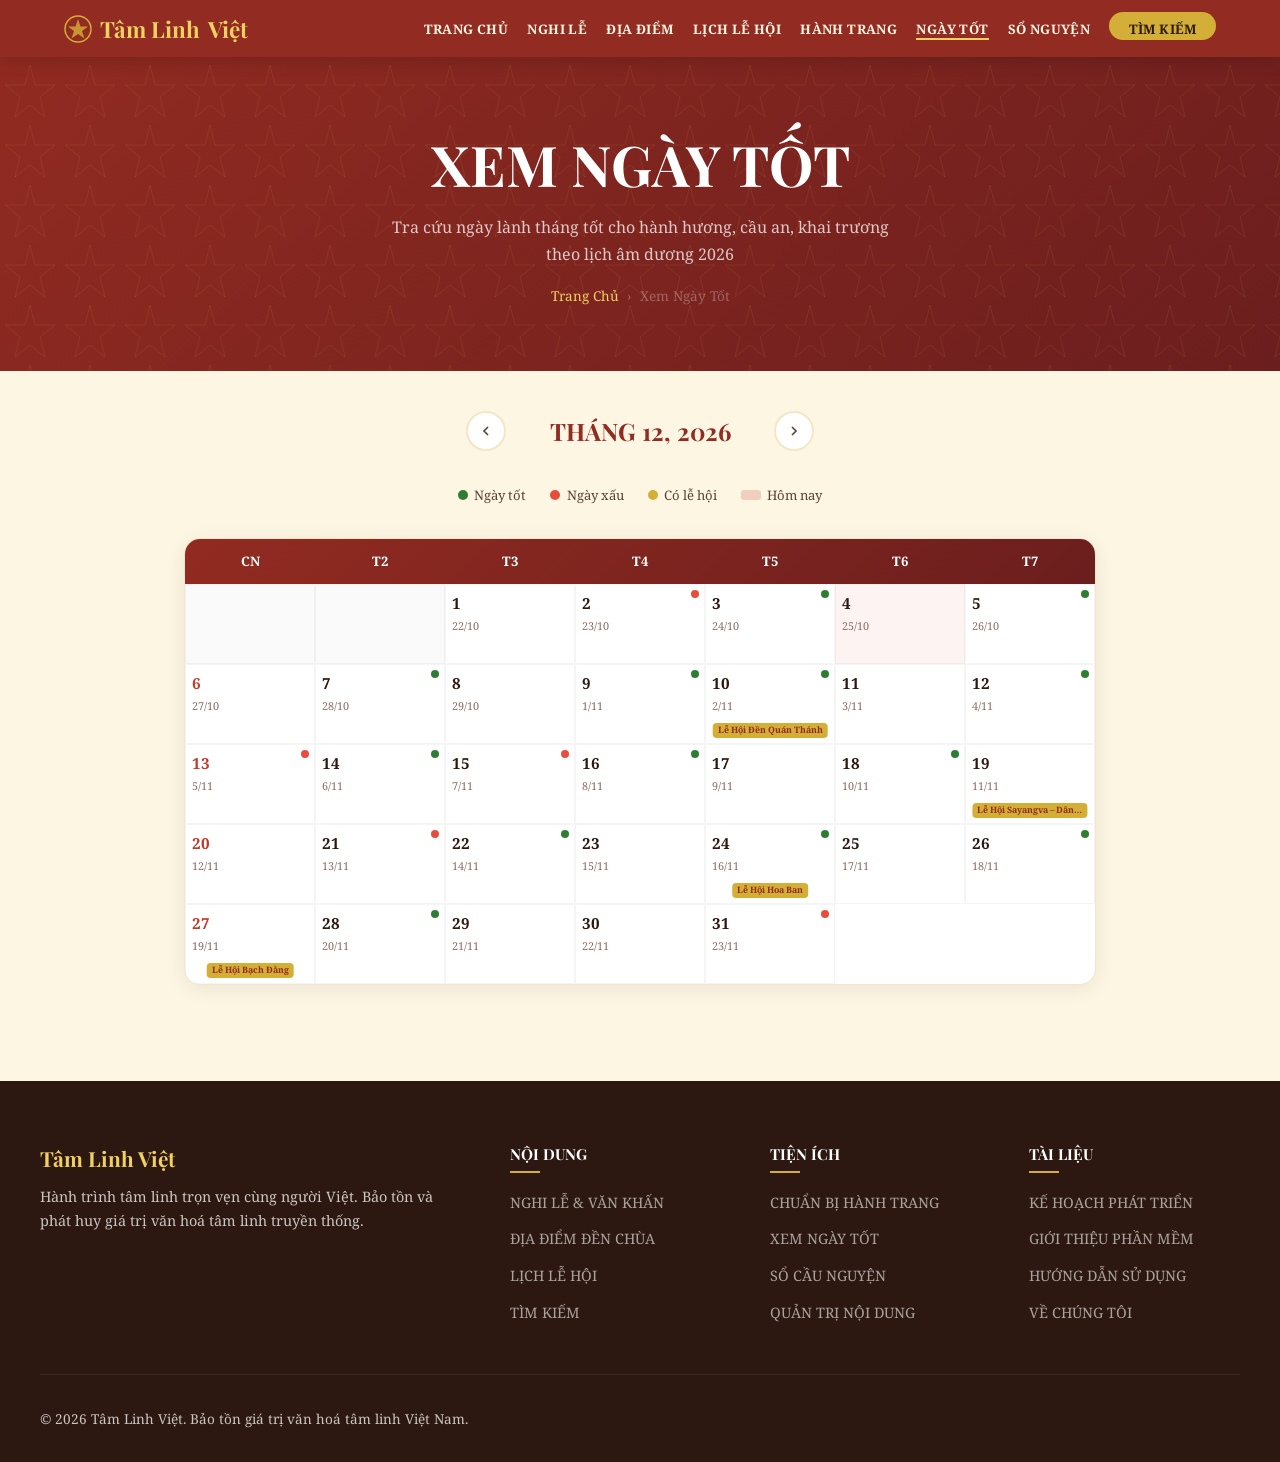
<file: xem-ngay.html>
<!DOCTYPE html>
<html lang="vi">
<head>
  <meta charset="UTF-8">
  <meta name="viewport" content="width=device-width, initial-scale=1.0">
  <title>Xem Ngày Tốt – Tâm Linh Việt</title>
  <link rel="preconnect" href="https://fonts.googleapis.com">
  <link rel="preconnect" href="https://fonts.gstatic.com" crossorigin>
  <link href="https://fonts.googleapis.com/css2?family=Playfair+Display:ital,wght@0,600;0,700;1,600&family=Noto+Serif:ital,wght@0,400;0,600;1,400&display=swap" rel="stylesheet">
  <link rel="stylesheet" href="css/style.css">
  <style>
    .xn-main { max-width: 960px; margin: 0 auto; padding: 2.5rem 1.5rem 4rem; }

    /* Calendar navigation */
    .cal-nav {
      display: flex; align-items: center; justify-content: center; gap: 1.5rem;
      margin-bottom: 2rem; flex-wrap: wrap;
    }
    .cal-nav-btn {
      width: 40px; height: 40px; border-radius: 50%; border: 2px solid var(--cream-dark);
      background: white; display: flex; align-items: center; justify-content: center;
      cursor: pointer; transition: all 0.2s; color: var(--text-mid);
    }
    .cal-nav-btn:hover { background: var(--red); color: white; border-color: var(--red); }
    .cal-nav-title {
      font-family: 'Playfair Display', serif; font-size: 1.5rem; color: var(--red-dark);
      min-width: 220px; text-align: center; text-transform: uppercase; font-weight: 700;
    }

    /* Calendar grid */
    .xn-cal {
      background: white; border-radius: 16px; overflow: hidden;
      box-shadow: 0 4px 20px rgba(0,0,0,0.08); border: 1px solid var(--cream-dark);
      margin-bottom: 2rem;
    }
    .xn-cal-header {
      display: grid; grid-template-columns: repeat(7, 1fr);
      background: linear-gradient(135deg, var(--red-dark), #6B1E1E);
    }
    .xn-cal-header span {
      text-align: center; padding: 0.7rem 0.5rem; color: white;
      font-size: 0.82rem; font-weight: 700; text-transform: uppercase;
    }
    .xn-cal-body { display: grid; grid-template-columns: repeat(7, 1fr); }
    .xn-day {
      min-height: 80px; padding: 0.4rem; border: 1px solid rgba(0,0,0,0.04);
      cursor: pointer; transition: background 0.15s; position: relative;
    }
    .xn-day:hover { background: rgba(212,175,55,0.08); }
    .xn-day.today { background: rgba(192,57,43,0.06); }
    .xn-day.empty { background: rgba(0,0,0,0.02); cursor: default; }
    .xn-day.selected { background: rgba(192,57,43,0.12); outline: 2px solid var(--red); outline-offset: -2px; }
    .xn-day-num { font-size: 0.95rem; font-weight: 700; color: var(--text-dark); }
    .xn-day-lunar { font-size: 0.68rem; color: var(--text-light); }
    .xn-day.sunday .xn-day-num { color: var(--red); }
    .xn-dot-good { position: absolute; top: 0.3rem; right: 0.3rem; width: 8px; height: 8px; border-radius: 50%; background: var(--green); }
    .xn-dot-bad { position: absolute; top: 0.3rem; right: 0.3rem; width: 8px; height: 8px; border-radius: 50%; background: #E74C3C; }
    .xn-dot-fest { position: absolute; bottom: 0.3rem; left: 50%; transform: translateX(-50%); background: var(--gold); color: var(--red-dark); font-size: 0.55rem; font-weight: 700; padding: 0 0.3rem; border-radius: 4px; white-space: nowrap; max-width: 90%; overflow: hidden; text-overflow: ellipsis; }

    /* Legend */
    .legend {
      display: flex; gap: 1.5rem; flex-wrap: wrap; justify-content: center;
      margin-bottom: 2rem; font-size: 0.82rem; color: var(--text-mid);
    }
    .legend-item { display: flex; align-items: center; gap: 0.4rem; }
    .legend-dot { width: 10px; height: 10px; border-radius: 50%; flex-shrink: 0; }

    /* Day detail */
    .day-detail {
      background: white; border-radius: 16px; padding: 1.5rem;
      border: 1px solid var(--cream-dark); box-shadow: 0 4px 20px rgba(0,0,0,0.06);
      display: none;
    }
    .day-detail.active { display: block; }
    .dd-header {
      display: flex; align-items: center; gap: 1rem; margin-bottom: 1rem;
      padding-bottom: 1rem; border-bottom: 2px solid var(--gold-light);
    }
    .dd-date-box {
      width: 70px; height: 70px; background: var(--red); color: white;
      border-radius: 12px; display: flex; flex-direction: column;
      align-items: center; justify-content: center; flex-shrink: 0;
    }
    .dd-date-box .dd-num { font-size: 1.6rem; font-weight: 700; line-height: 1; }
    .dd-date-box .dd-month { font-size: 0.7rem; margin-top: 0.2rem; text-transform: uppercase; }
    .dd-info h3 { font-family: 'Playfair Display', serif; color: var(--red-dark); font-size: 1.1rem; text-transform: uppercase; font-weight: 700; }
    .dd-info p { font-size: 0.85rem; color: var(--text-light); }

    .dd-grid { display: grid; grid-template-columns: repeat(auto-fit, minmax(200px, 1fr)); gap: 1rem; margin-top: 1rem; }
    .dd-card {
      background: var(--cream); border-radius: 10px; padding: 1rem;
      text-align: center;
    }
    .dd-card-icon { font-size: 1.5rem; margin-bottom: 0.3rem; }
    .dd-card-label { font-size: 0.75rem; color: var(--text-light); text-transform: uppercase; font-weight: 700; margin-bottom: 0.3rem; }
    .dd-card-value { font-size: 0.9rem; color: var(--text-dark); font-weight: 600; }
    .dd-card-value.good { color: var(--green); }
    .dd-card-value.bad { color: #E74C3C; }

    .dd-section { margin-top: 1.2rem; }
    .dd-section-title { font-weight: 700; color: var(--red-dark); text-transform: uppercase; font-size: 0.88rem; margin-bottom: 0.5rem; }
    .dd-tags { display: flex; flex-wrap: wrap; gap: 0.4rem; }
    .dd-tag {
      padding: 0.3rem 0.7rem; border-radius: 15px; font-size: 0.78rem; font-weight: 600;
    }
    .dd-tag-good { background: rgba(46,125,50,0.1); color: var(--green); }
    .dd-tag-bad { background: rgba(231,76,60,0.1); color: #E74C3C; }
    .dd-tag-note { background: rgba(212,175,55,0.12); color: #A07820; }

    @media (max-width: 600px) {
      .xn-day { min-height: 55px; }
      .xn-day-num { font-size: 0.8rem; }
      .xn-dot-fest { display: none; }
      .dd-grid { grid-template-columns: 1fr 1fr; }
    }
  </style>
</head>
<body>

  <!-- NAVBAR -->
  <nav class="navbar solid" id="navbar">
    <div class="navbar-inner">
      <a href="index.html" class="nav-logo">
        <svg width="28" height="28" viewBox="0 0 28 28" fill="none"><circle cx="14" cy="14" r="13" stroke="#D4AF37" stroke-width="1.5"/><path d="M14 4L16.5 11.5H24L18 16L20.5 23.5L14 19L7.5 23.5L10 16L4 11.5H11.5Z" fill="#D4AF37" opacity="0.8"/></svg>
        Tâm Linh <span>Việt</span>
      </a>
      <ul class="nav-links" id="navLinks">
        <li><a href="index.html">TRANG CHỦ</a></li>
        <li><a href="huong-dan.html">NGHI LỄ</a></li>
        <li><a href="dia-diem.html">ĐỊA ĐIỂM</a></li>
        <li><a href="lich-le-hoi.html">LỊCH LỄ HỘI</a></li>
        <li><a href="chuan-bi.html">HÀNH TRANG</a></li>
        <li><a href="xem-ngay.html" class="active">NGÀY TỐT</a></li>
        <li><a href="so-nguyen.html">SỔ NGUYỆN</a></li>
        <li><a href="tim-kiem.html" class="nav-cta">TÌM KIẾM</a></li>
      </ul>
      <button class="hamburger" id="hamburger" aria-label="Menu"><span></span><span></span><span></span></button>
    </div>
  </nav>

  <!-- HERO -->
  <div class="page-hero">
    <div class="page-hero-content">
      <h1>XEM NGÀY TỐT</h1>
      <p>Tra cứu ngày lành tháng tốt cho hành hương, cầu an, khai trương theo lịch âm dương 2026</p>
      <div class="breadcrumb"><a href="index.html">Trang Chủ</a><span>&#8250;</span><span>Xem Ngày Tốt</span></div>
    </div>
  </div>

  <!-- MAIN -->
  <div class="xn-main">
    <!-- Calendar Nav -->
    <div class="cal-nav">
      <button class="cal-nav-btn" onclick="changeXnMonth(-1)">
        <svg width="16" height="16" viewBox="0 0 24 24" fill="none" stroke="currentColor" stroke-width="2.5"><path d="M15 18l-6-6 6-6"/></svg>
      </button>
      <div class="cal-nav-title" id="xnMonthTitle"></div>
      <button class="cal-nav-btn" onclick="changeXnMonth(1)">
        <svg width="16" height="16" viewBox="0 0 24 24" fill="none" stroke="currentColor" stroke-width="2.5"><path d="M9 18l6-6-6-6"/></svg>
      </button>
    </div>

    <!-- Legend -->
    <div class="legend">
      <div class="legend-item"><div class="legend-dot" style="background:var(--green);"></div> Ngày tốt</div>
      <div class="legend-item"><div class="legend-dot" style="background:#E74C3C;"></div> Ngày xấu</div>
      <div class="legend-item"><div class="legend-dot" style="background:var(--gold);"></div> Có lễ hội</div>
      <div class="legend-item"><div class="legend-dot" style="background:rgba(192,57,43,0.2);width:20px;height:10px;border-radius:3px;"></div> Hôm nay</div>
    </div>

    <!-- Calendar -->
    <div class="xn-cal">
      <div class="xn-cal-header">
        <span>CN</span><span>T2</span><span>T3</span><span>T4</span><span>T5</span><span>T6</span><span>T7</span>
      </div>
      <div class="xn-cal-body" id="xnCalBody"></div>
    </div>

    <!-- Day Detail -->
    <div class="day-detail" id="dayDetail"></div>
  </div>

  <footer>
    <div class="footer-grid">
      <div class="footer-brand">
        <h3>Tâm Linh Việt</h3>
        <p>Hành trình tâm linh trọn vẹn cùng người Việt. Bảo tồn và phát huy giá trị văn hoá tâm linh truyền thống.</p>
      </div>
      <div class="footer-col">
        <h4>NỘI DUNG</h4>
        <ul>
          <li><a href="huong-dan.html">NGHI LỄ & VĂN KHẤN</a></li>
          <li><a href="dia-diem.html">ĐỊA ĐIỂM ĐỀN CHÙA</a></li>
          <li><a href="lich-le-hoi.html">LỊCH LỄ HỘI</a></li>
          <li><a href="tim-kiem.html">TÌM KIẾM</a></li>
        </ul>
      </div>
      <div class="footer-col">
        <h4>TIỆN ÍCH</h4>
        <ul>
          <li><a href="chuan-bi.html">CHUẨN BỊ HÀNH TRANG</a></li>
          <li><a href="xem-ngay.html">XEM NGÀY TỐT</a></li>
          <li><a href="so-nguyen.html">SỔ CẦU NGUYỆN</a></li>
          <li><a href="admin/login.html">QUẢN TRỊ NỘI DUNG</a></li>
        </ul>
      </div>
      <div class="footer-col">
        <h4>TÀI LIỆU</h4>
        <ul>
          <li><a href="kehoach.html">KẾ HOẠCH PHÁT TRIỂN</a></li>
          <li><a href="sale.html">GIỚI THIỆU PHẦN MỀM</a></li>
          <li><a href="hdsd.html">HƯỚNG DẪN SỬ DỤNG</a></li>
          <li><a href="gioithieu.html">VỀ CHÚNG TÔI</a></li>
        </ul>
      </div>
    </div>
    <div class="footer-bottom">
      <span>© 2026 Tâm Linh Việt. Bảo tồn giá trị văn hoá tâm linh Việt Nam.</span>
    </div>
  </footer>

  <script src="js/main.js"></script>
  <script src="js/calendar.js"></script>
  <script>
    // =====================================================================
    //  LUNAR CALENDAR – dùng solarToLunar() từ calendar.js
    //  Wrapper để tương thích với code cũ
    // =====================================================================
    function getLunarDate(solarDate) {
      const result = solarToLunar(
        solarDate.getFullYear(),
        solarDate.getMonth() + 1,
        solarDate.getDate()
      );
      if (result) return { day: result.lunarDay, month: result.lunarMonth };
      return null;
    }

    // Ngày tốt: 1,2,4,6,8,10,14,16,18,20,24,26,28 âm lịch (dựa theo truyền thống)
    const GOOD_LUNAR_DAYS = [1,2,4,6,8,10,14,16,18,20,24,26,28];
    // Ngày xấu: 5,7,13,14,23 (tuỳ theo nguồn tham khảo) — đơn giản hoá
    const BAD_LUNAR_DAYS = [5,7,13,23];

    // Chi ngày (12 chi)
    const CHI = ['Tý','Sửu','Dần','Mão','Thìn','Tỵ','Ngọ','Mùi','Thân','Dậu','Tuất','Hợi'];
    const CAN = ['Giáp','Ất','Bính','Đinh','Mậu','Kỷ','Canh','Tân','Nhâm','Quý'];

    function getCanChi(date) {
      // Simplified: offset from a known can chi day (01/01/2026 = Mậu Tý based on approx.)
      const base = new Date(2026, 0, 1);
      const diff = Math.floor((date - base) / 86400000);
      const canIdx = (4 + diff) % 10; // Mậu = index 4
      const chiIdx = (0 + diff) % 12; // Tý = index 0
      return CAN[(canIdx + 10) % 10] + ' ' + CHI[(chiIdx + 12) % 12];
    }

    // Giờ hoàng đạo (simplified by day's chi)
    const HOANG_DAO = {
      'Tý': 'Tý (23-1h), Sửu (1-3h), Mão (5-7h), Ngọ (11-13h), Thân (15-17h), Dậu (17-19h)',
      'Sửu': 'Dần (3-5h), Mão (5-7h), Tỵ (9-11h), Thân (15-17h), Tuất (19-21h), Hợi (21-23h)',
      'Dần': 'Tý (23-1h), Sửu (1-3h), Thìn (7-9h), Tỵ (9-11h), Mùi (13-15h), Tuất (19-21h)',
      'Mão': 'Tý (23-1h), Dần (3-5h), Mão (5-7h), Ngọ (11-13h), Mùi (13-15h), Dậu (17-19h)',
      'Thìn': 'Dần (3-5h), Thìn (7-9h), Tỵ (9-11h), Thân (15-17h), Dậu (17-19h), Hợi (21-23h)',
      'Tỵ': 'Sửu (1-3h), Thìn (7-9h), Ngọ (11-13h), Mùi (13-15h), Tuất (19-21h), Hợi (21-23h)',
      'Ngọ': 'Tý (23-1h), Sửu (1-3h), Mão (5-7h), Ngọ (11-13h), Thân (15-17h), Dậu (17-19h)',
      'Mùi': 'Dần (3-5h), Mão (5-7h), Tỵ (9-11h), Thân (15-17h), Tuất (19-21h), Hợi (21-23h)',
      'Thân': 'Tý (23-1h), Sửu (1-3h), Thìn (7-9h), Tỵ (9-11h), Mùi (13-15h), Tuất (19-21h)',
      'Dậu': 'Tý (23-1h), Dần (3-5h), Mão (5-7h), Ngọ (11-13h), Mùi (13-15h), Dậu (17-19h)',
      'Tuất': 'Dần (3-5h), Thìn (7-9h), Tỵ (9-11h), Thân (15-17h), Dậu (17-19h), Hợi (21-23h)',
      'Hợi': 'Sửu (1-3h), Thìn (7-9h), Ngọ (11-13h), Mùi (13-15h), Tuất (19-21h), Hợi (21-23h)',
    };

    const HUONG = ['Đông','Đông Nam','Nam','Tây Nam','Tây','Tây Bắc','Bắc','Đông Bắc'];

    // Lấy lễ hội tự động từ FESTIVALS (calendar.js)
    function getFestivalsForDate(year, month1, day) {
      if (typeof FESTIVALS === 'undefined') return [];
      return FESTIVALS.filter(f => f.solarYear === year && f.solarMonth === month1 && f.solarDay === day);
    }
    function getFestivalsForMonth(year, month1) {
      if (typeof FESTIVALS === 'undefined') return [];
      return FESTIVALS.filter(f => f.solarYear === year && f.solarMonth === month1);
    }

    const GOOD_FOR = ['Cầu an','Hành hương','Khai trương','Cầu tài lộc','Giải hạn','Cúng dường'];
    const BAD_FOR = ['Khởi công','Xuất hành xa','Khai trương'];

    // =====================================================================
    //  CALENDAR RENDER
    // =====================================================================
    let xnDate = new Date(2026, 0, 1);
    const today = new Date();

    const MONTH_NAMES = ['Tháng 1','Tháng 2','Tháng 3','Tháng 4','Tháng 5','Tháng 6',
                         'Tháng 7','Tháng 8','Tháng 9','Tháng 10','Tháng 11','Tháng 12'];

    function renderXnCalendar() {
      const year = xnDate.getFullYear();
      const month = xnDate.getMonth();
      document.getElementById('xnMonthTitle').textContent = MONTH_NAMES[month] + ', ' + year;

      const firstDay = new Date(year, month, 1).getDay();
      const daysInMonth = new Date(year, month + 1, 0).getDate();

      // Pre-fetch all festivals for this month
      const monthFests = getFestivalsForMonth(year, month + 1);

      let html = '';
      for (let i = 0; i < firstDay; i++) html += '<div class="xn-day empty"></div>';

      for (let d = 1; d <= daysInMonth; d++) {
        const date = new Date(year, month, d);
        const lunar = getLunarDate(date);
        const isToday = date.toDateString() === today.toDateString();
        const isSunday = date.getDay() === 0;
        const dayFests = monthFests.filter(f => f.solarDay === d);

        let dotHtml = '';
        let cls = 'xn-day';
        if (isToday) cls += ' today';
        if (isSunday) cls += ' sunday';

        if (lunar) {
          if (GOOD_LUNAR_DAYS.includes(lunar.day)) dotHtml += '<div class="xn-dot-good"></div>';
          if (BAD_LUNAR_DAYS.includes(lunar.day)) dotHtml += '<div class="xn-dot-bad"></div>';
        }
        if (dayFests.length) {
          const label = dayFests.length === 1 ? dayFests[0].name : `${dayFests.length} lễ hội`;
          dotHtml += `<div class="xn-dot-fest">${label}</div>`;
        }

        const lunarText = lunar ? `${lunar.day}/${lunar.month}` : '';
        html += `<div class="${cls}" onclick="selectDay(${year},${month},${d})">
          <div class="xn-day-num">${d}</div>
          <div class="xn-day-lunar">${lunarText}</div>
          ${dotHtml}
        </div>`;
      }

      document.getElementById('xnCalBody').innerHTML = html;
    }

    function changeXnMonth(delta) {
      xnDate.setMonth(xnDate.getMonth() + delta);
      renderXnCalendar();
      document.getElementById('dayDetail').classList.remove('active');
    }

    function selectDay(y, m, d) {
      document.querySelectorAll('.xn-day').forEach(el => el.classList.remove('selected'));
      const days = document.querySelectorAll('.xn-day:not(.empty)');
      if (days[d - 1]) days[d - 1].classList.add('selected');

      const date = new Date(y, m, d);
      const lunar = getLunarDate(date);
      const canChi = getCanChi(date);
      const chi = canChi.split(' ')[1];
      const hoangDao = HOANG_DAO[chi] || 'Đang cập nhật';
      const huong = HUONG[d % 8];
      const dayFests = getFestivalsForDate(y, m + 1, d);

      let isGood = false, isBad = false;
      if (lunar) {
        isGood = GOOD_LUNAR_DAYS.includes(lunar.day);
        isBad = BAD_LUNAR_DAYS.includes(lunar.day);
      }

      const dayNames = ['Chủ Nhật','Thứ Hai','Thứ Ba','Thứ Tư','Thứ Năm','Thứ Sáu','Thứ Bảy'];
      const lunarMonthNames = ['','Giêng','Hai','Ba','Tư','Năm','Sáu','Bảy','Tám','Chín','Mười','Mười Một','Chạp'];

      let html = `
        <div class="dd-header">
          <div class="dd-date-box">
            <div class="dd-num">${d}</div>
            <div class="dd-month">Th ${m+1}</div>
          </div>
          <div class="dd-info">
            <h3>${dayNames[date.getDay()]}, NGÀY ${d} THÁNG ${m+1} NĂM ${y}</h3>
            <p>Âm lịch: ${lunar ? `Ngày ${lunar.day} tháng ${lunarMonthNames[lunar.month]}` : 'Ngoài phạm vi'} · Can Chi: ${canChi}</p>
          </div>
        </div>
        <div class="dd-grid">
          <div class="dd-card">
            <div class="dd-card-icon">${isGood ? '✅' : isBad ? '❌' : '➖'}</div>
            <div class="dd-card-label">ĐÁNH GIÁ</div>
            <div class="dd-card-value ${isGood ? 'good' : isBad ? 'bad' : ''}">${isGood ? 'NGÀY TỐT' : isBad ? 'NGÀY XẤU' : 'BÌNH THƯỜNG'}</div>
          </div>
          <div class="dd-card">
            <div class="dd-card-icon">🧭</div>
            <div class="dd-card-label">HƯỚNG XUẤT HÀNH</div>
            <div class="dd-card-value good">${huong}</div>
          </div>
          <div class="dd-card">
            <div class="dd-card-icon">📅</div>
            <div class="dd-card-label">ÂM LỊCH</div>
            <div class="dd-card-value">${lunar ? `${lunar.day}/${lunar.month}` : '—'}</div>
          </div>
          <div class="dd-card">
            <div class="dd-card-icon">🐴</div>
            <div class="dd-card-label">CAN CHI</div>
            <div class="dd-card-value">${canChi}</div>
          </div>
        </div>

        <div class="dd-section">
          <div class="dd-section-title">⏰ GIỜ HOÀNG ĐẠO</div>
          <p style="font-size:0.88rem;color:var(--text-mid);">${hoangDao}</p>
        </div>
      `;

      if (isGood) {
        html += `<div class="dd-section">
          <div class="dd-section-title">NÊN LÀM</div>
          <div class="dd-tags">${GOOD_FOR.map(g => `<span class="dd-tag dd-tag-good">${g}</span>`).join('')}</div>
        </div>`;
      }
      if (isBad) {
        html += `<div class="dd-section">
          <div class="dd-section-title">KHÔNG NÊN</div>
          <div class="dd-tags">${BAD_FOR.map(b => `<span class="dd-tag dd-tag-bad">${b}</span>`).join('')}</div>
        </div>`;
      }

      // Lễ hội từ FESTIVALS (calendar.js) – tự động
      if (dayFests.length) {
        html += `<div class="dd-section">
          <div class="dd-section-title">🎊 LỄ HỘI NGÀY NÀY (${dayFests.length})</div>`;
        dayFests.forEach(f => {
          html += `<div style="background:rgba(212,175,55,0.08);border:1px solid rgba(212,175,55,0.25);border-radius:10px;padding:0.8rem;margin-bottom:0.6rem;">
            <div style="font-weight:700;color:var(--red-dark);font-size:0.92rem;margin-bottom:0.2rem;">${f.name}</div>
            <div style="font-size:0.78rem;color:var(--text-light);margin-bottom:0.3rem;">
              📍 ${f.location} · ${f.duration}
            </div>
            <div style="font-size:0.82rem;color:var(--text-mid);line-height:1.5;">${f.desc}</div>
            <div style="margin-top:0.5rem;display:flex;gap:0.5rem;flex-wrap:wrap;">
              <a href="lich-le-hoi.html" style="font-size:0.78rem;color:var(--red);font-weight:700;text-decoration:none;">Xem lịch lễ hội ›</a>
              ${f.province !== 'all' ? `<a href="dia-diem.html?tinh=${f.province}" style="font-size:0.78rem;color:var(--gold-dark);font-weight:700;text-decoration:none;">Xem địa điểm ${f.provinceName} ›</a>` : ''}
            </div>
          </div>`;
        });
        html += `</div>`;
      }

      const detail = document.getElementById('dayDetail');
      detail.innerHTML = html;
      detail.classList.add('active');
      detail.scrollIntoView({ behavior: 'smooth', block: 'nearest' });
    }

    // Init
    document.addEventListener('DOMContentLoaded', () => {
      xnDate = new Date(today.getFullYear(), today.getMonth(), 1);
      renderXnCalendar();
    });
  </script>
</body>
</html>
</file>
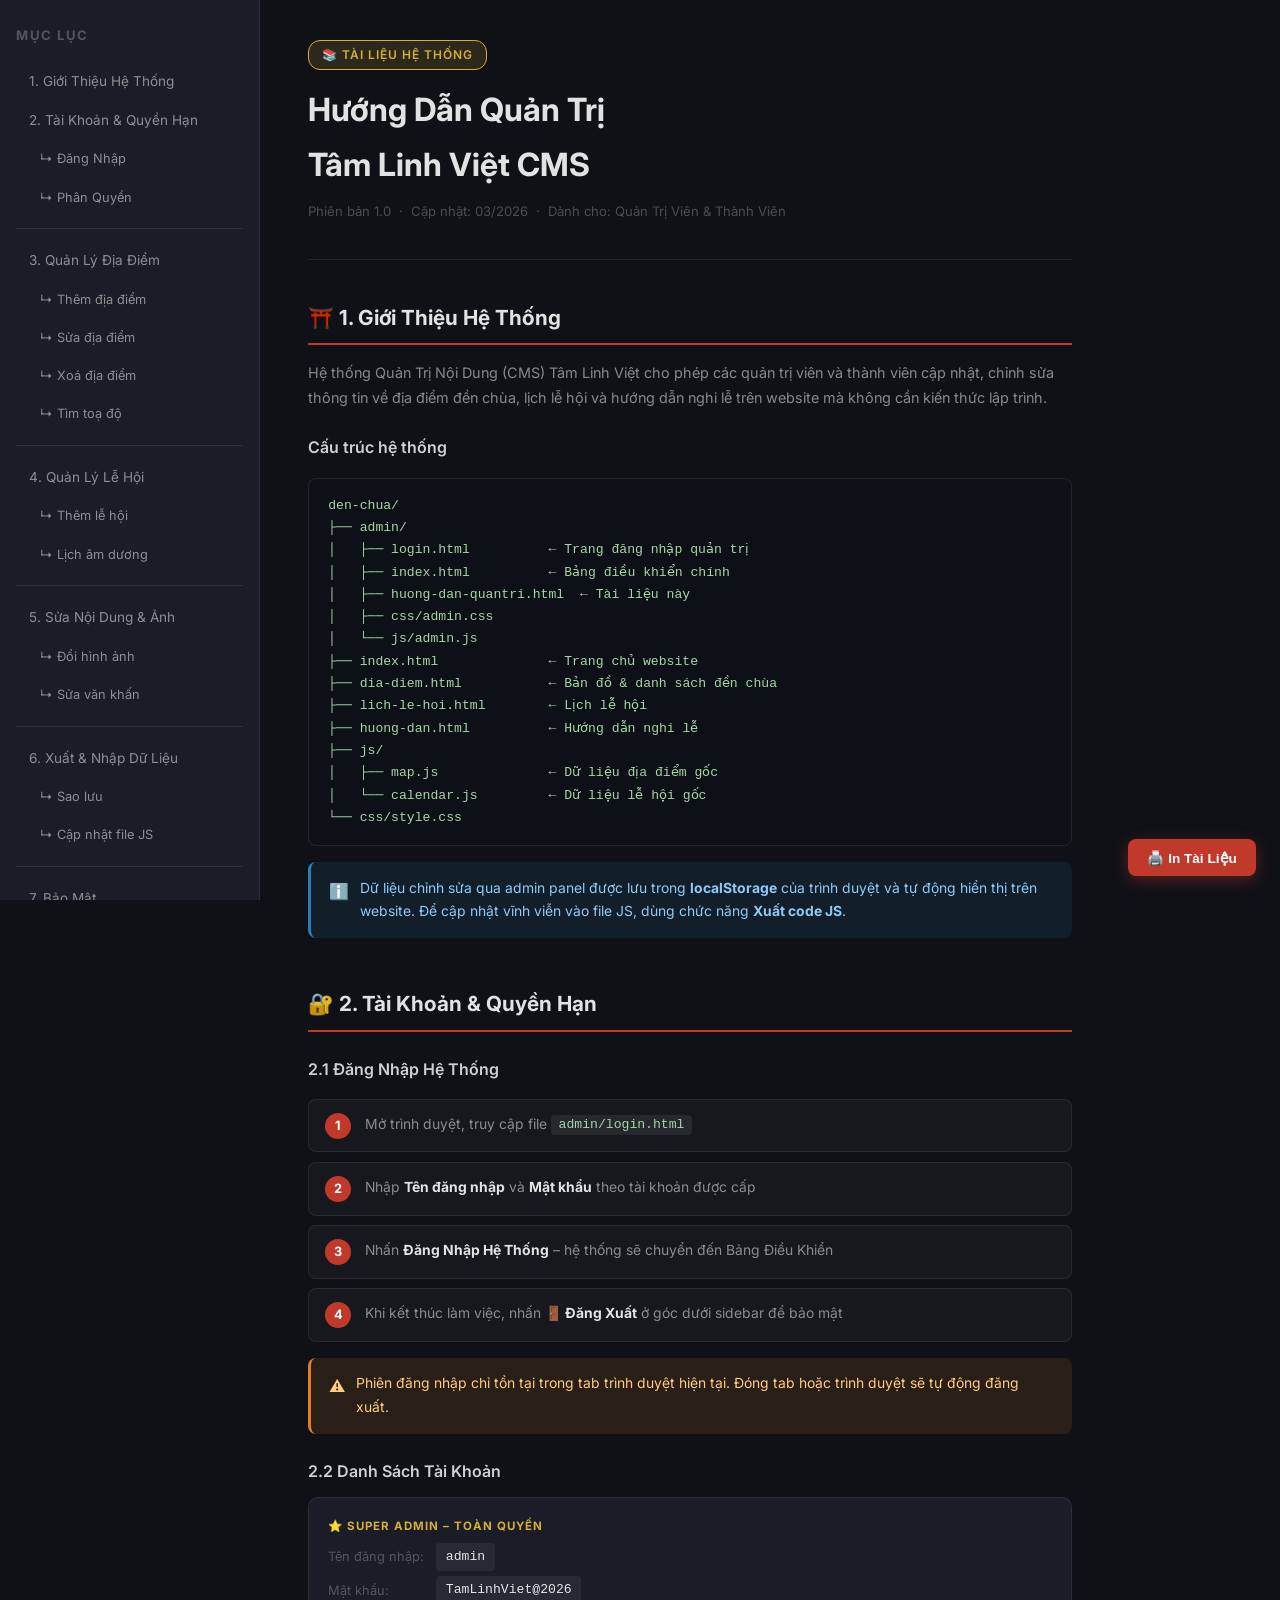
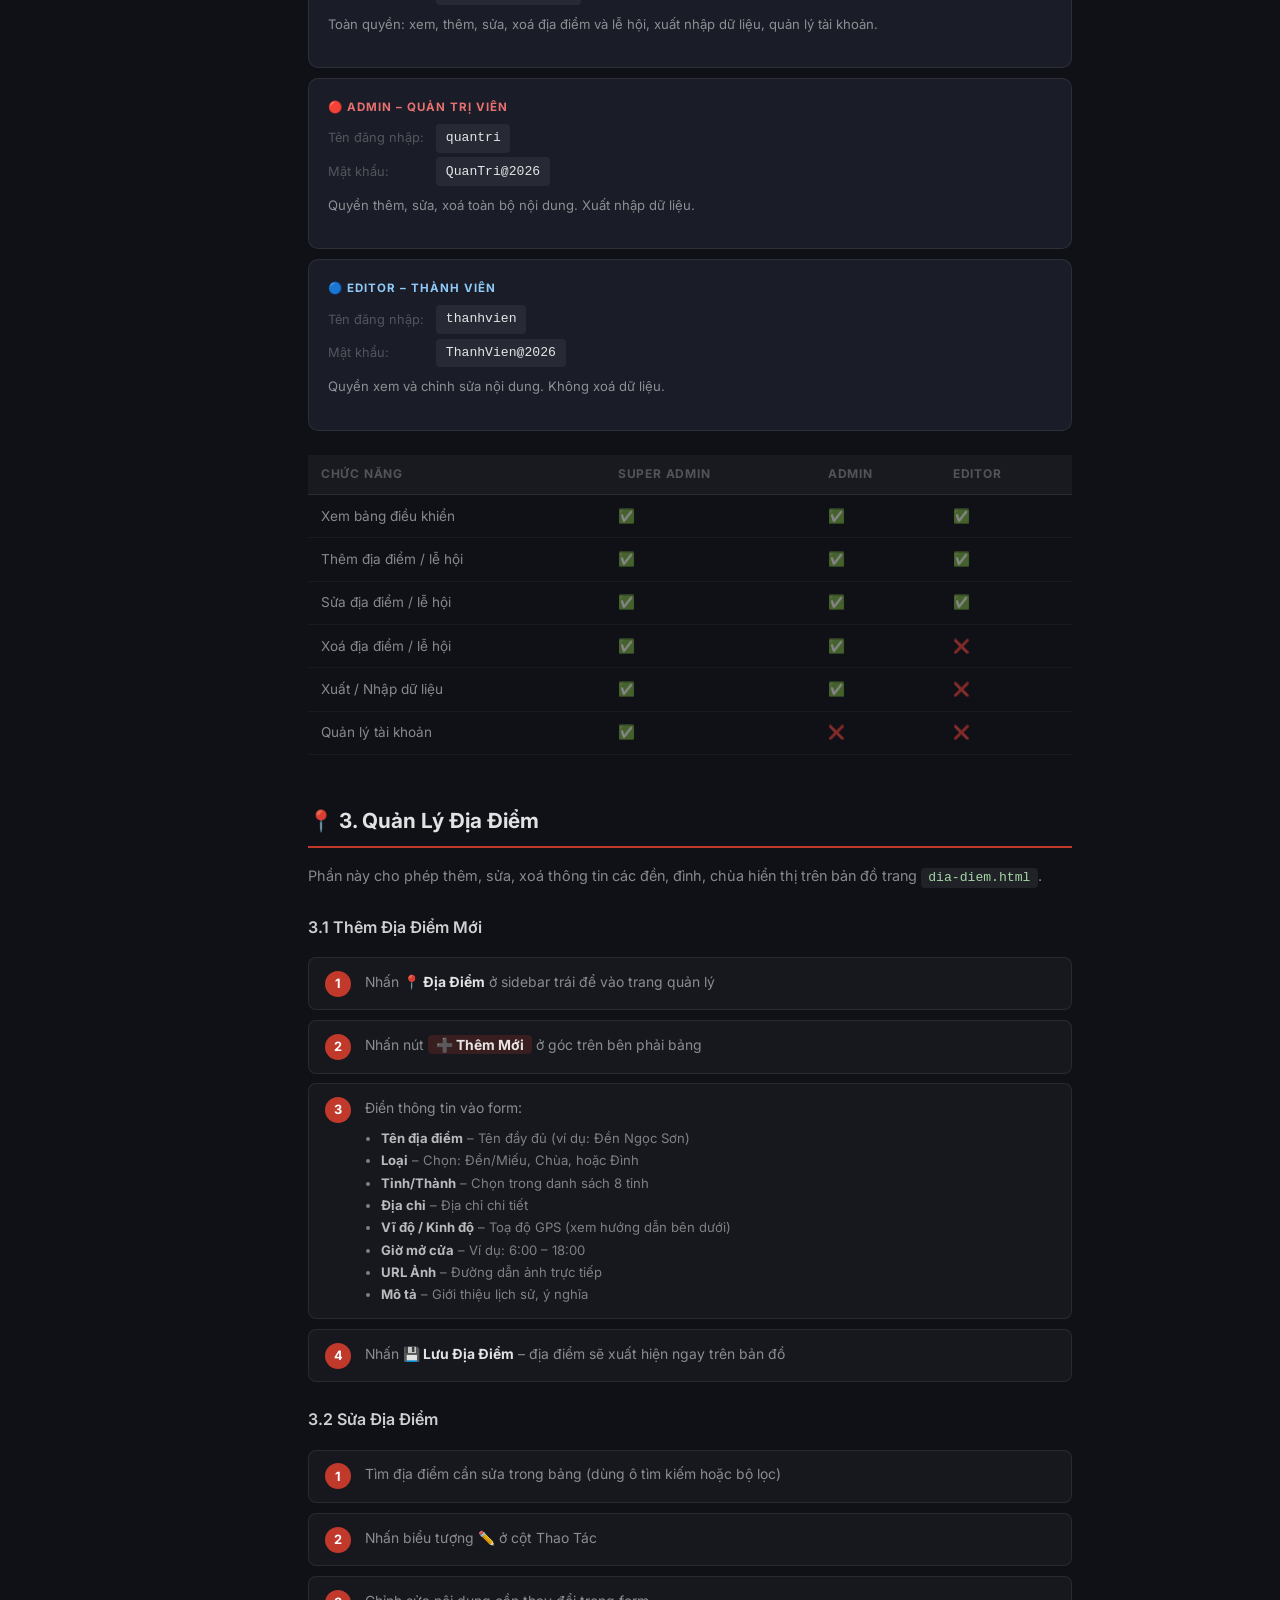
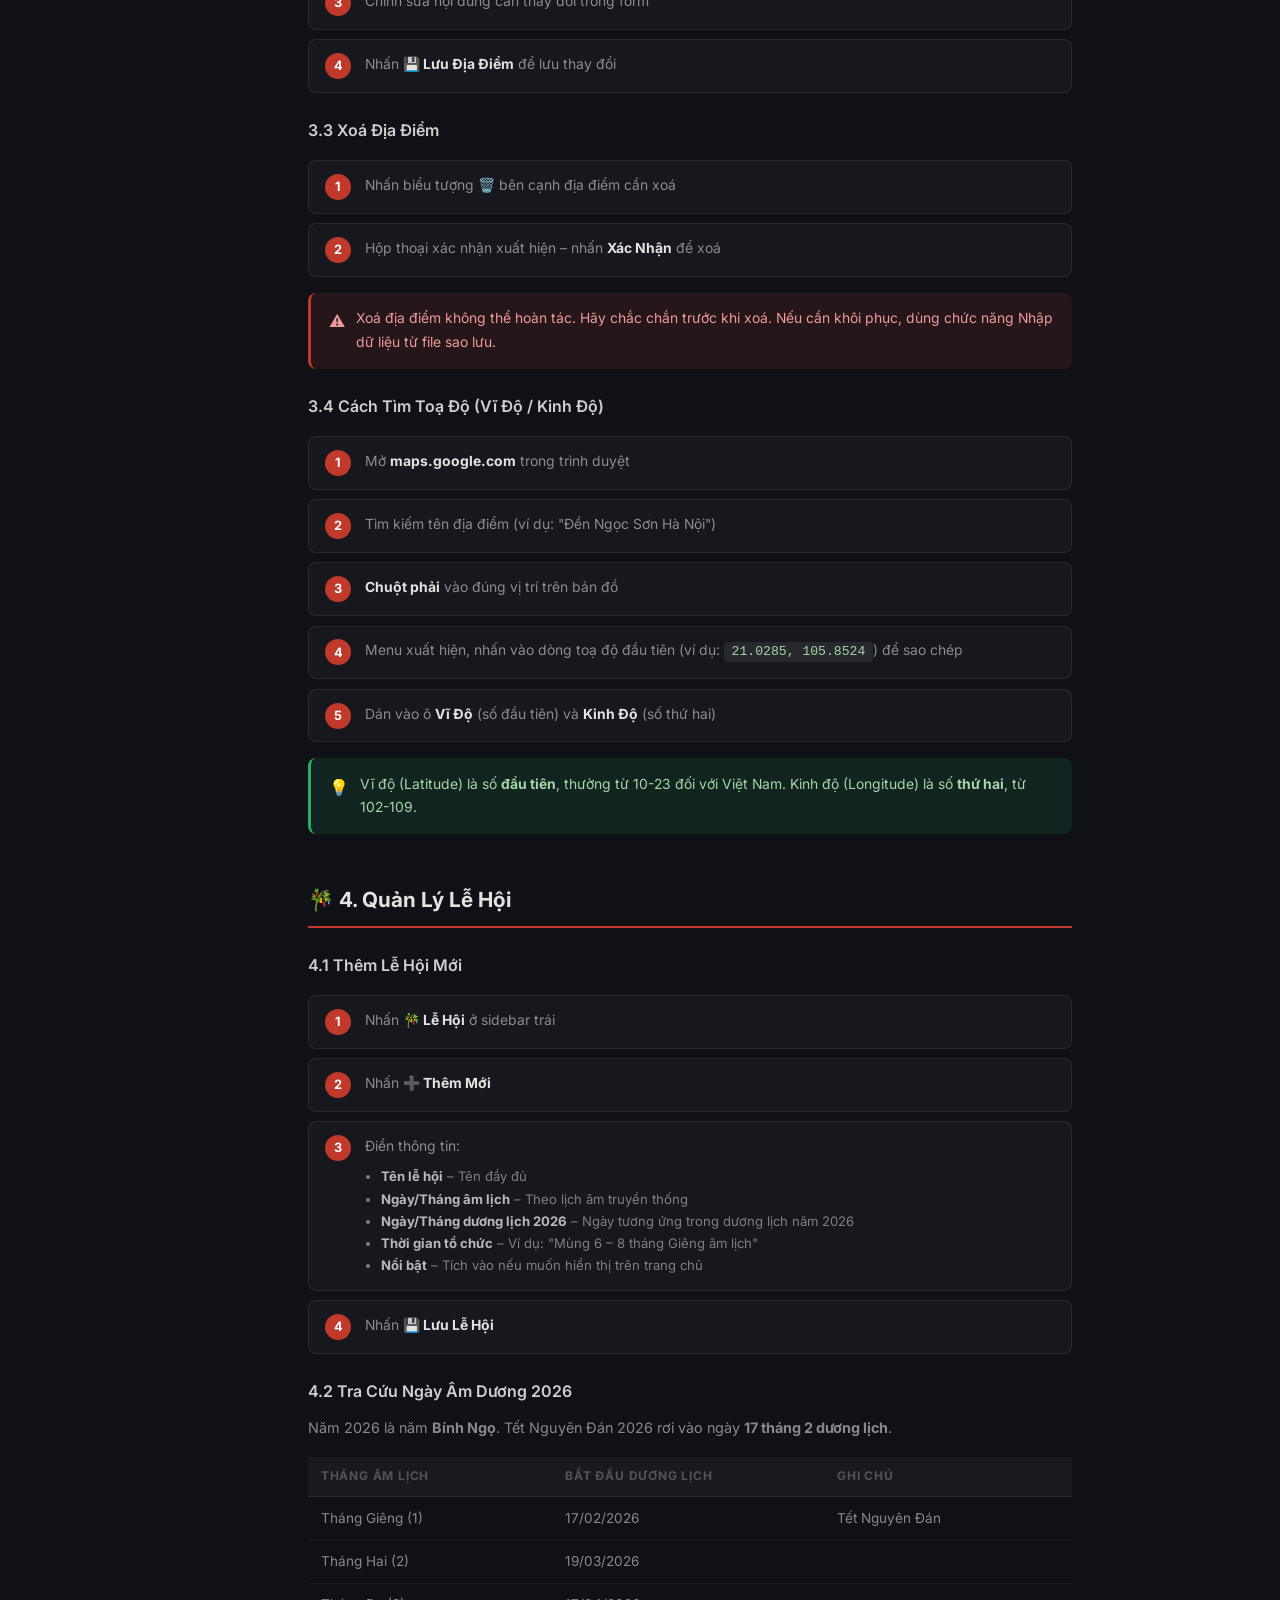
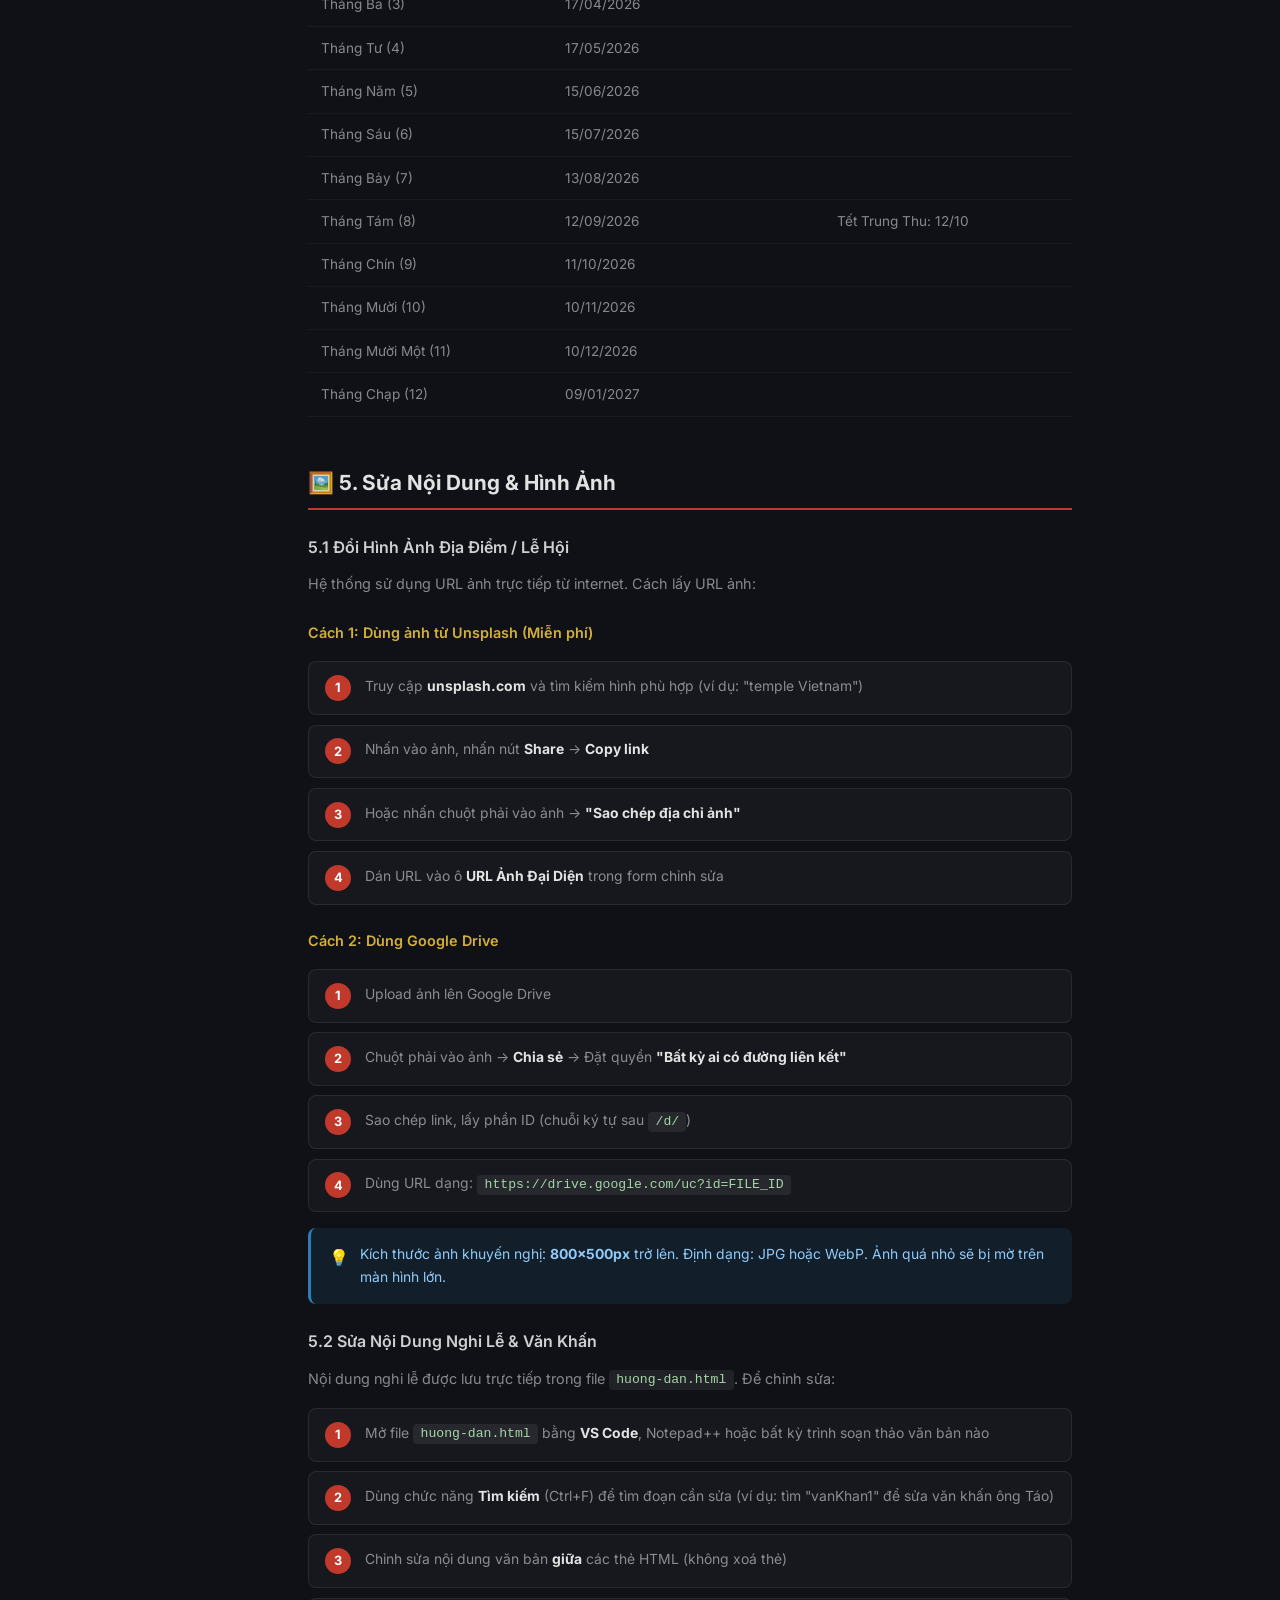
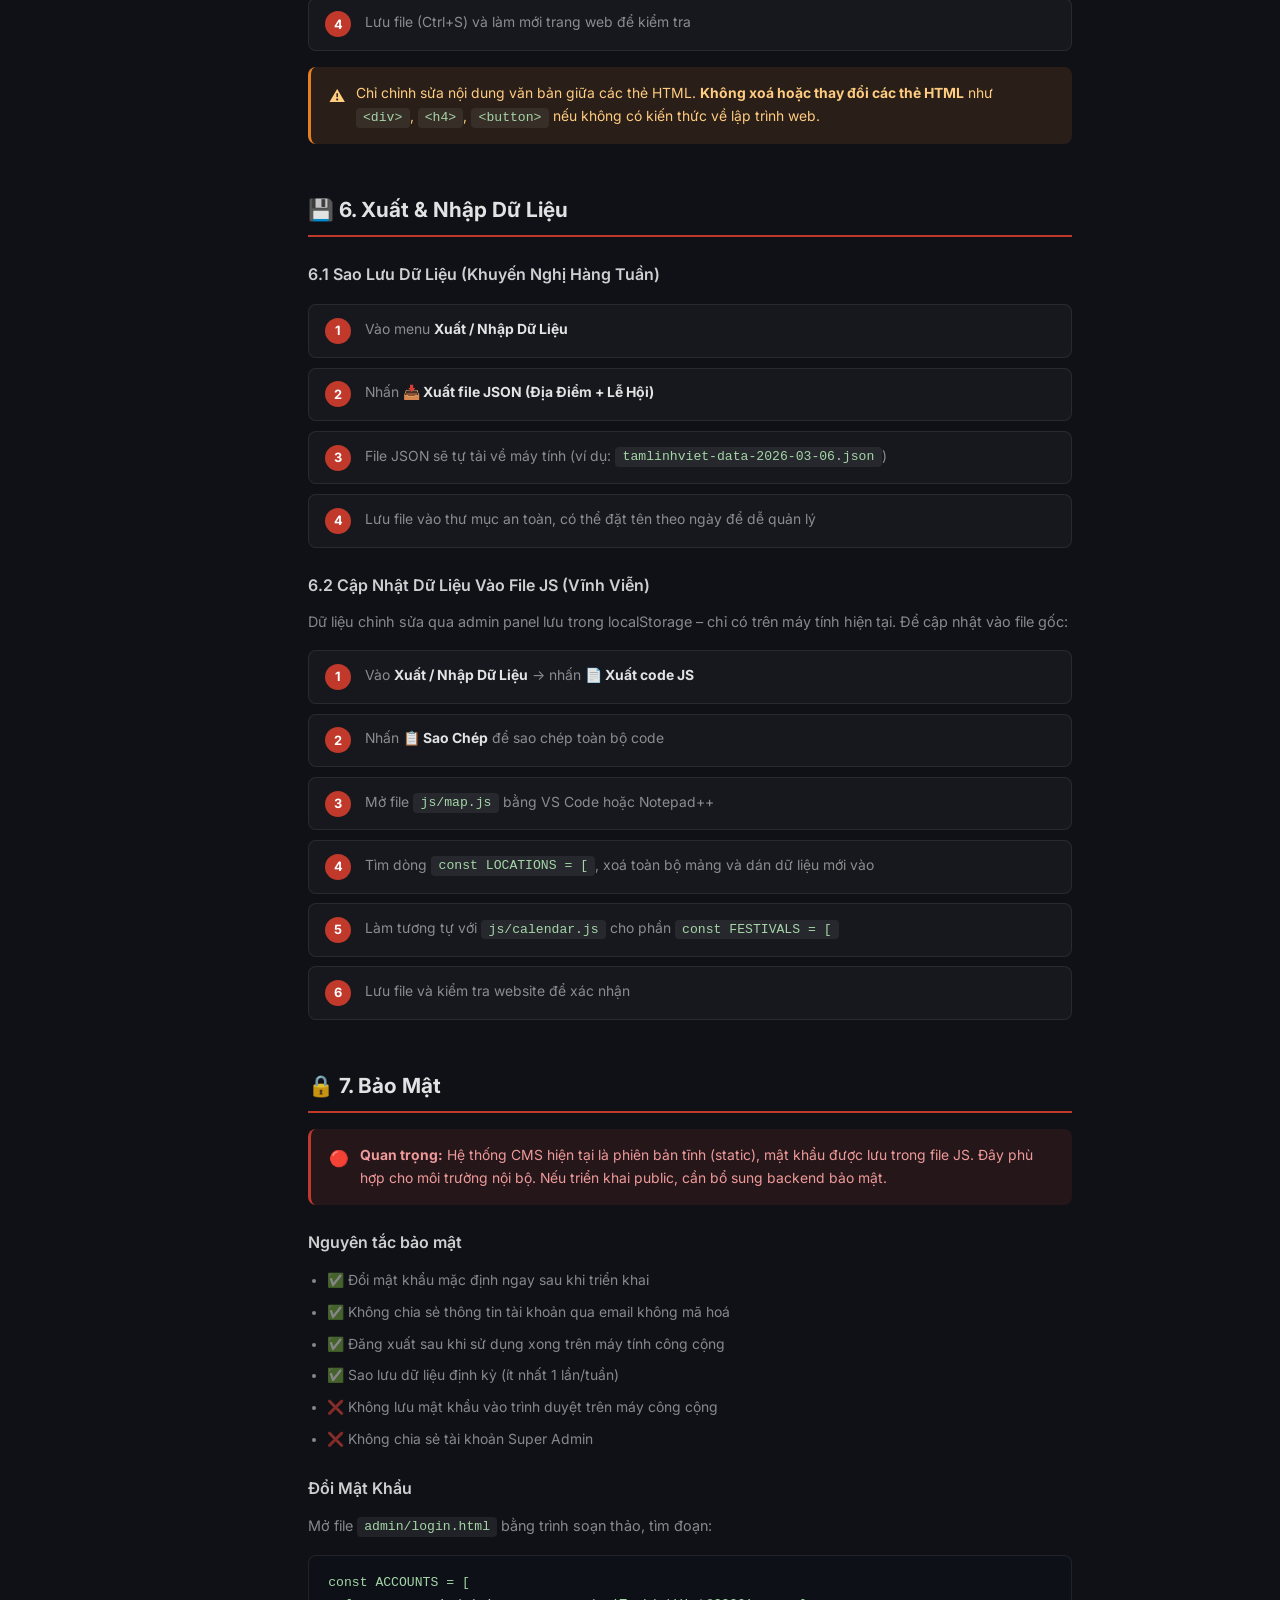
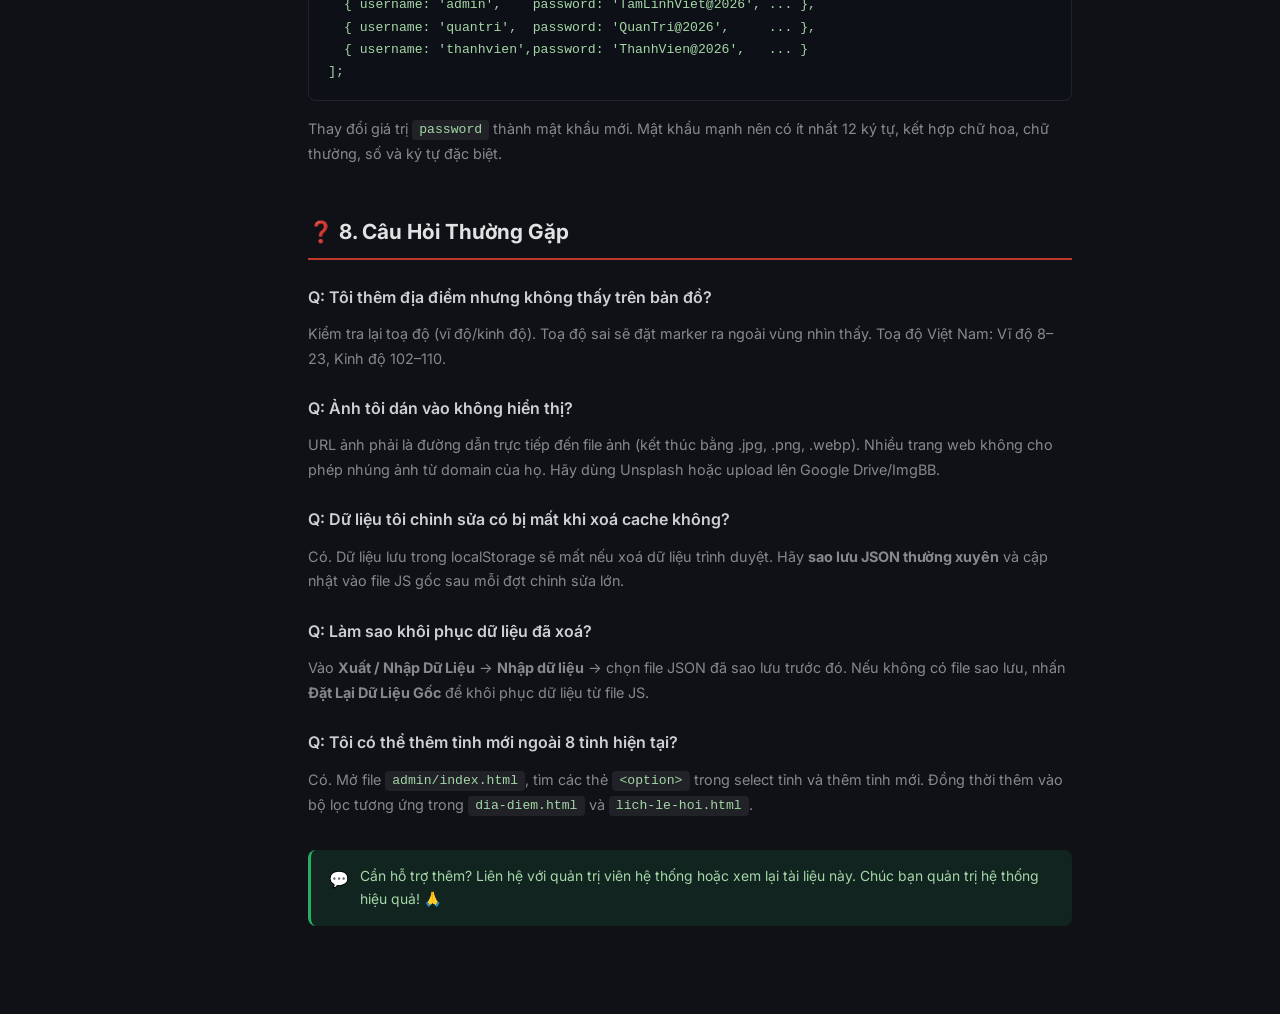
<file: admin/huong-dan-quantri.html>
<!DOCTYPE html>
<html lang="vi">
<head>
  <meta charset="UTF-8">
  <meta name="viewport" content="width=device-width, initial-scale=1.0">
  <title>Hướng Dẫn Quản Trị Hệ Thống – Tâm Linh Việt</title>
  <link rel="preconnect" href="https://fonts.googleapis.com">
  <link href="https://fonts.googleapis.com/css2?family=Inter:wght@400;500;600;700&family=Noto+Serif:wght@400;600&display=swap" rel="stylesheet">
  <style>
    :root {
      --red: #C0392B; --red-dark: #922B21; --gold: #D4AF37;
      --bg: #0f1117; --card: #1a1d27; --border: rgba(255,255,255,0.08);
      --text: rgba(255,255,255,0.88); --dim: rgba(255,255,255,0.5); --muted: rgba(255,255,255,0.25);
    }
    *, *::before, *::after { box-sizing: border-box; margin: 0; padding: 0; }
    body { font-family: 'Inter', sans-serif; background: var(--bg); color: var(--text); line-height: 1.7; }
    a { color: var(--gold); }

    /* LAYOUT */
    .doc-layout { display: flex; min-height: 100vh; }
    .doc-sidebar {
      width: 260px; flex-shrink: 0; background: var(--card);
      border-right: 1px solid var(--border); position: sticky; top: 0; height: 100vh;
      overflow-y: auto; padding: 1.5rem 1rem;
    }
    .doc-main { flex: 1; max-width: 860px; padding: 2.5rem 3rem; }

    .doc-sidebar h2 { font-size: 0.82rem; color: var(--muted); text-transform: uppercase; letter-spacing: 1.5px; margin-bottom: 1rem; }
    .doc-nav-item {
      display: block; padding: 0.45rem 0.8rem; border-radius: 6px;
      color: var(--dim); font-size: 0.85rem; text-decoration: none;
      transition: all 0.15s; margin-bottom: 2px;
    }
    .doc-nav-item:hover { background: rgba(255,255,255,0.05); color: var(--text); }
    .doc-nav-item.sub { padding-left: 1.5rem; font-size: 0.8rem; }
    .doc-nav-sep { height: 1px; background: var(--border); margin: 0.8rem 0; }

    /* CONTENT */
    .doc-header { margin-bottom: 2.5rem; padding-bottom: 1.5rem; border-bottom: 1px solid var(--border); }
    .doc-badge {
      display: inline-block; background: rgba(212,175,55,0.15); border: 1px solid var(--gold);
      color: var(--gold); padding: 0.25rem 0.8rem; border-radius: 12px; font-size: 0.75rem;
      font-weight: 600; letter-spacing: 1px; text-transform: uppercase; margin-bottom: 0.8rem;
    }
    h1 { font-size: 2rem; font-weight: 700; margin-bottom: 0.5rem; }
    .doc-meta { color: var(--muted); font-size: 0.82rem; }

    /* SECTIONS */
    .doc-section { margin-bottom: 3rem; }
    .doc-section h2 {
      font-size: 1.3rem; font-weight: 700; color: var(--text);
      margin-bottom: 1rem; padding-bottom: 0.5rem;
      border-bottom: 2px solid var(--red);
      display: flex; align-items: center; gap: 0.6rem;
    }
    .doc-section h3 {
      font-size: 1rem; font-weight: 600; color: rgba(255,255,255,0.8);
      margin: 1.5rem 0 0.7rem;
    }
    p { font-size: 0.9rem; color: var(--dim); margin-bottom: 0.8rem; }

    /* STEPS */
    .steps { display: flex; flex-direction: column; gap: 0.6rem; margin: 1rem 0; }
    .step {
      display: flex; gap: 0.9rem; padding: 0.8rem 1rem;
      background: rgba(255,255,255,0.03); border: 1px solid var(--border); border-radius: 8px;
    }
    .step-num {
      width: 26px; height: 26px; border-radius: 50%; background: var(--red);
      color: #fff; font-size: 0.8rem; font-weight: 700;
      display: flex; align-items: center; justify-content: center; flex-shrink: 0;
    }
    .step-body { font-size: 0.87rem; color: var(--dim); flex: 1; }
    .step-body strong { color: var(--text); }

    /* CALLOUTS */
    .callout {
      border-radius: 8px; padding: 0.9rem 1.1rem; margin: 1rem 0;
      font-size: 0.87rem; display: flex; gap: 0.7rem; align-items: flex-start;
    }
    .callout-icon { flex-shrink: 0; font-size: 1rem; margin-top: 1px; }
    .callout.info    { background: rgba(41,128,185,0.12); border-left: 3px solid #2980B9; color: #90caf9; }
    .callout.warn    { background: rgba(230,126,34,0.12);  border-left: 3px solid #E67E22; color: #ffcc80; }
    .callout.success { background: rgba(39,174,96,0.12);   border-left: 3px solid #27AE60; color: #a5d6a7; }
    .callout.danger  { background: rgba(192,57,43,0.12);   border-left: 3px solid var(--red); color: #ef9a9a; }

    /* CODE */
    code {
      background: rgba(255,255,255,0.07); padding: 0.15rem 0.45rem;
      border-radius: 4px; font-size: 0.82rem; font-family: 'Courier New', monospace; color: #a5d6a7;
    }
    .code-block {
      background: #0d1117; border: 1px solid var(--border); border-radius: 8px;
      padding: 1rem 1.2rem; margin: 1rem 0; font-family: 'Courier New', monospace;
      font-size: 0.82rem; color: #a5d6a7; overflow-x: auto; white-space: pre;
    }

    /* TABLE */
    .doc-table { width: 100%; border-collapse: collapse; margin: 1rem 0; font-size: 0.85rem; }
    .doc-table th {
      text-align: left; padding: 0.6rem 0.8rem; background: rgba(255,255,255,0.04);
      color: var(--muted); font-size: 0.75rem; text-transform: uppercase; letter-spacing: 0.8px;
      border-bottom: 1px solid var(--border);
    }
    .doc-table td { padding: 0.6rem 0.8rem; border-bottom: 1px solid rgba(255,255,255,0.04); color: var(--dim); }
    .doc-table td strong { color: var(--text); }

    /* ACCOUNT CARD */
    .account-card {
      background: var(--card); border: 1px solid var(--border); border-radius: 10px;
      padding: 1.2rem; margin: 0.6rem 0;
    }
    .account-card .role { font-size: 0.72rem; font-weight: 700; text-transform: uppercase; letter-spacing: 1px; margin-bottom: 0.4rem; }
    .account-card .role.super { color: var(--gold); }
    .account-card .role.admin { color: #e87070; }
    .account-card .role.editor { color: #90caf9; }
    .cred-row { display: flex; align-items: center; gap: 0.5rem; margin: 0.3rem 0; font-size: 0.85rem; }
    .cred-label { color: var(--muted); min-width: 100px; font-size: 0.8rem; }
    .cred-value { font-family: 'Courier New', monospace; background: rgba(255,255,255,0.06); padding: 0.2rem 0.6rem; border-radius: 4px; color: var(--text); font-size: 0.82rem; }

    /* PRINT */
    .print-btn {
      position: fixed; bottom: 1.5rem; right: 1.5rem;
      background: var(--red); color: #fff; padding: 0.65rem 1.2rem; border-radius: 8px;
      font-size: 0.85rem; font-weight: 600; cursor: pointer; border: none;
      box-shadow: 0 4px 16px rgba(192,57,43,0.4); transition: all 0.2s;
    }
    .print-btn:hover { background: var(--red-dark); }

    @media (max-width: 768px) {
      .doc-sidebar { display: none; }
      .doc-main { padding: 1.5rem; }
    }
    @media print {
      .doc-sidebar, .print-btn { display: none; }
      body { background: white; color: black; }
      .doc-main { padding: 0; max-width: 100%; }
    }
  </style>
</head>
<body>
<div class="doc-layout">

  <!-- Sidebar -->
  <nav class="doc-sidebar">
    <h2>Mục Lục</h2>
    <a class="doc-nav-item" href="#gioi-thieu">1. Giới Thiệu Hệ Thống</a>
    <a class="doc-nav-item" href="#tai-khoan">2. Tài Khoản & Quyền Hạn</a>
    <a class="doc-nav-item sub" href="#dang-nhap">↳ Đăng Nhập</a>
    <a class="doc-nav-item sub" href="#phan-quyen">↳ Phân Quyền</a>
    <div class="doc-nav-sep"></div>
    <a class="doc-nav-item" href="#dia-diem">3. Quản Lý Địa Điểm</a>
    <a class="doc-nav-item sub" href="#them-dia-diem">↳ Thêm địa điểm</a>
    <a class="doc-nav-item sub" href="#sua-dia-diem">↳ Sửa địa điểm</a>
    <a class="doc-nav-item sub" href="#xoa-dia-diem">↳ Xoá địa điểm</a>
    <a class="doc-nav-item sub" href="#tim-toa-do">↳ Tìm toạ độ</a>
    <div class="doc-nav-sep"></div>
    <a class="doc-nav-item" href="#le-hoi">4. Quản Lý Lễ Hội</a>
    <a class="doc-nav-item sub" href="#them-le-hoi">↳ Thêm lễ hội</a>
    <a class="doc-nav-item sub" href="#lich-am">↳ Lịch âm dương</a>
    <div class="doc-nav-sep"></div>
    <a class="doc-nav-item" href="#noi-dung">5. Sửa Nội Dung & Ảnh</a>
    <a class="doc-nav-item sub" href="#doi-hinh">↳ Đổi hình ảnh</a>
    <a class="doc-nav-item sub" href="#sua-van-khan">↳ Sửa văn khấn</a>
    <div class="doc-nav-sep"></div>
    <a class="doc-nav-item" href="#xuat-nhap">6. Xuất & Nhập Dữ Liệu</a>
    <a class="doc-nav-item sub" href="#sao-luu">↳ Sao lưu</a>
    <a class="doc-nav-item sub" href="#cap-nhat-js">↳ Cập nhật file JS</a>
    <div class="doc-nav-sep"></div>
    <a class="doc-nav-item" href="#bao-mat">7. Bảo Mật</a>
    <a class="doc-nav-item" href="#faq">8. Câu Hỏi Thường Gặp</a>
  </nav>

  <!-- Main Content -->
  <main class="doc-main">

    <div class="doc-header">
      <div class="doc-badge">📚 Tài Liệu Hệ Thống</div>
      <h1>Hướng Dẫn Quản Trị<br>Tâm Linh Việt CMS</h1>
      <p class="doc-meta">Phiên bản 1.0 &nbsp;·&nbsp; Cập nhật: 03/2026 &nbsp;·&nbsp; Dành cho: Quản Trị Viên & Thành Viên</p>
    </div>

    <!-- 1. GIỚI THIỆU -->
    <div class="doc-section" id="gioi-thieu">
      <h2>⛩️ 1. Giới Thiệu Hệ Thống</h2>
      <p>Hệ thống Quản Trị Nội Dung (CMS) Tâm Linh Việt cho phép các quản trị viên và thành viên cập nhật, chỉnh sửa thông tin về địa điểm đền chùa, lịch lễ hội và hướng dẫn nghi lễ trên website mà không cần kiến thức lập trình.</p>

      <h3>Cấu trúc hệ thống</h3>
      <div class="code-block">den-chua/
├── admin/
│   ├── login.html          ← Trang đăng nhập quản trị
│   ├── index.html          ← Bảng điều khiển chính
│   ├── huong-dan-quantri.html  ← Tài liệu này
│   ├── css/admin.css
│   └── js/admin.js
├── index.html              ← Trang chủ website
├── dia-diem.html           ← Bản đồ & danh sách đền chùa
├── lich-le-hoi.html        ← Lịch lễ hội
├── huong-dan.html          ← Hướng dẫn nghi lễ
├── js/
│   ├── map.js              ← Dữ liệu địa điểm gốc
│   └── calendar.js         ← Dữ liệu lễ hội gốc
└── css/style.css</div>

      <div class="callout info">
        <span class="callout-icon">ℹ️</span>
        <span>Dữ liệu chỉnh sửa qua admin panel được lưu trong <strong>localStorage</strong> của trình duyệt và tự động hiển thị trên website. Để cập nhật vĩnh viễn vào file JS, dùng chức năng <strong>Xuất code JS</strong>.</span>
      </div>
    </div>

    <!-- 2. TÀI KHOẢN -->
    <div class="doc-section" id="tai-khoan">
      <h2>🔐 2. Tài Khoản & Quyền Hạn</h2>

      <div id="dang-nhap">
        <h3>2.1 Đăng Nhập Hệ Thống</h3>
        <div class="steps">
          <div class="step"><div class="step-num">1</div><div class="step-body">Mở trình duyệt, truy cập file <code>admin/login.html</code></div></div>
          <div class="step"><div class="step-num">2</div><div class="step-body">Nhập <strong>Tên đăng nhập</strong> và <strong>Mật khẩu</strong> theo tài khoản được cấp</div></div>
          <div class="step"><div class="step-num">3</div><div class="step-body">Nhấn <strong>Đăng Nhập Hệ Thống</strong> – hệ thống sẽ chuyển đến Bảng Điều Khiển</div></div>
          <div class="step"><div class="step-num">4</div><div class="step-body">Khi kết thúc làm việc, nhấn <strong>🚪 Đăng Xuất</strong> ở góc dưới sidebar để bảo mật</div></div>
        </div>

        <div class="callout warn">
          <span class="callout-icon">⚠️</span>
          <span>Phiên đăng nhập chỉ tồn tại trong tab trình duyệt hiện tại. Đóng tab hoặc trình duyệt sẽ tự động đăng xuất.</span>
        </div>
      </div>

      <div id="phan-quyen">
        <h3>2.2 Danh Sách Tài Khoản</h3>

        <div class="account-card">
          <div class="role super">⭐ Super Admin – Toàn Quyền</div>
          <div class="cred-row"><span class="cred-label">Tên đăng nhập:</span><span class="cred-value">admin</span></div>
          <div class="cred-row"><span class="cred-label">Mật khẩu:</span><span class="cred-value">TamLinhViet@2026</span></div>
          <p style="margin-top:0.5rem;font-size:0.82rem;">Toàn quyền: xem, thêm, sửa, xoá địa điểm và lễ hội, xuất nhập dữ liệu, quản lý tài khoản.</p>
        </div>

        <div class="account-card">
          <div class="role admin">🔴 Admin – Quản Trị Viên</div>
          <div class="cred-row"><span class="cred-label">Tên đăng nhập:</span><span class="cred-value">quantri</span></div>
          <div class="cred-row"><span class="cred-label">Mật khẩu:</span><span class="cred-value">QuanTri@2026</span></div>
          <p style="margin-top:0.5rem;font-size:0.82rem;">Quyền thêm, sửa, xoá toàn bộ nội dung. Xuất nhập dữ liệu.</p>
        </div>

        <div class="account-card">
          <div class="role editor">🔵 Editor – Thành Viên</div>
          <div class="cred-row"><span class="cred-label">Tên đăng nhập:</span><span class="cred-value">thanhvien</span></div>
          <div class="cred-row"><span class="cred-label">Mật khẩu:</span><span class="cred-value">ThanhVien@2026</span></div>
          <p style="margin-top:0.5rem;font-size:0.82rem;">Quyền xem và chỉnh sửa nội dung. Không xoá dữ liệu.</p>
        </div>

        <table class="doc-table" style="margin-top:1.5rem">
          <thead><tr><th>Chức Năng</th><th>Super Admin</th><th>Admin</th><th>Editor</th></tr></thead>
          <tbody>
            <tr><td>Xem bảng điều khiển</td><td>✅</td><td>✅</td><td>✅</td></tr>
            <tr><td>Thêm địa điểm / lễ hội</td><td>✅</td><td>✅</td><td>✅</td></tr>
            <tr><td>Sửa địa điểm / lễ hội</td><td>✅</td><td>✅</td><td>✅</td></tr>
            <tr><td>Xoá địa điểm / lễ hội</td><td>✅</td><td>✅</td><td>❌</td></tr>
            <tr><td>Xuất / Nhập dữ liệu</td><td>✅</td><td>✅</td><td>❌</td></tr>
            <tr><td>Quản lý tài khoản</td><td>✅</td><td>❌</td><td>❌</td></tr>
          </tbody>
        </table>
      </div>
    </div>

    <!-- 3. ĐỊA ĐIỂM -->
    <div class="doc-section" id="dia-diem">
      <h2>📍 3. Quản Lý Địa Điểm</h2>
      <p>Phần này cho phép thêm, sửa, xoá thông tin các đền, đình, chùa hiển thị trên bản đồ trang <code>dia-diem.html</code>.</p>

      <div id="them-dia-diem">
        <h3>3.1 Thêm Địa Điểm Mới</h3>
        <div class="steps">
          <div class="step"><div class="step-num">1</div><div class="step-body">Nhấn <strong>📍 Địa Điểm</strong> ở sidebar trái để vào trang quản lý</div></div>
          <div class="step"><div class="step-num">2</div><div class="step-body">Nhấn nút <strong style="background:rgba(192,57,43,0.2);padding:0.1rem 0.5rem;border-radius:4px">➕ Thêm Mới</strong> ở góc trên bên phải bảng</div></div>
          <div class="step"><div class="step-num">3</div><div class="step-body">Điền thông tin vào form:
            <ul style="margin-top:0.4rem;padding-left:1rem;font-size:0.82rem;color:rgba(255,255,255,0.45)">
              <li><strong style="color:rgba(255,255,255,0.7)">Tên địa điểm</strong> – Tên đầy đủ (ví dụ: Đền Ngọc Sơn)</li>
              <li><strong style="color:rgba(255,255,255,0.7)">Loại</strong> – Chọn: Đền/Miếu, Chùa, hoặc Đình</li>
              <li><strong style="color:rgba(255,255,255,0.7)">Tỉnh/Thành</strong> – Chọn trong danh sách 8 tỉnh</li>
              <li><strong style="color:rgba(255,255,255,0.7)">Địa chỉ</strong> – Địa chỉ chi tiết</li>
              <li><strong style="color:rgba(255,255,255,0.7)">Vĩ độ / Kinh độ</strong> – Toạ độ GPS (xem hướng dẫn bên dưới)</li>
              <li><strong style="color:rgba(255,255,255,0.7)">Giờ mở cửa</strong> – Ví dụ: 6:00 – 18:00</li>
              <li><strong style="color:rgba(255,255,255,0.7)">URL Ảnh</strong> – Đường dẫn ảnh trực tiếp</li>
              <li><strong style="color:rgba(255,255,255,0.7)">Mô tả</strong> – Giới thiệu lịch sử, ý nghĩa</li>
            </ul>
          </div></div>
          <div class="step"><div class="step-num">4</div><div class="step-body">Nhấn <strong>💾 Lưu Địa Điểm</strong> – địa điểm sẽ xuất hiện ngay trên bản đồ</div></div>
        </div>
      </div>

      <div id="sua-dia-diem">
        <h3>3.2 Sửa Địa Điểm</h3>
        <div class="steps">
          <div class="step"><div class="step-num">1</div><div class="step-body">Tìm địa điểm cần sửa trong bảng (dùng ô tìm kiếm hoặc bộ lọc)</div></div>
          <div class="step"><div class="step-num">2</div><div class="step-body">Nhấn biểu tượng <strong>✏️</strong> ở cột Thao Tác</div></div>
          <div class="step"><div class="step-num">3</div><div class="step-body">Chỉnh sửa nội dung cần thay đổi trong form</div></div>
          <div class="step"><div class="step-num">4</div><div class="step-body">Nhấn <strong>💾 Lưu Địa Điểm</strong> để lưu thay đổi</div></div>
        </div>
      </div>

      <div id="xoa-dia-diem">
        <h3>3.3 Xoá Địa Điểm</h3>
        <div class="steps">
          <div class="step"><div class="step-num">1</div><div class="step-body">Nhấn biểu tượng <strong>🗑️</strong> bên cạnh địa điểm cần xoá</div></div>
          <div class="step"><div class="step-num">2</div><div class="step-body">Hộp thoại xác nhận xuất hiện – nhấn <strong>Xác Nhận</strong> để xoá</div></div>
        </div>
        <div class="callout danger">
          <span class="callout-icon">⚠️</span>
          <span>Xoá địa điểm không thể hoàn tác. Hãy chắc chắn trước khi xoá. Nếu cần khôi phục, dùng chức năng Nhập dữ liệu từ file sao lưu.</span>
        </div>
      </div>

      <div id="tim-toa-do">
        <h3>3.4 Cách Tìm Toạ Độ (Vĩ Độ / Kinh Độ)</h3>
        <div class="steps">
          <div class="step"><div class="step-num">1</div><div class="step-body">Mở <strong>maps.google.com</strong> trong trình duyệt</div></div>
          <div class="step"><div class="step-num">2</div><div class="step-body">Tìm kiếm tên địa điểm (ví dụ: "Đền Ngọc Sơn Hà Nội")</div></div>
          <div class="step"><div class="step-num">3</div><div class="step-body"><strong>Chuột phải</strong> vào đúng vị trí trên bản đồ</div></div>
          <div class="step"><div class="step-num">4</div><div class="step-body">Menu xuất hiện, nhấn vào dòng toạ độ đầu tiên (ví dụ: <code>21.0285, 105.8524</code>) để sao chép</div></div>
          <div class="step"><div class="step-num">5</div><div class="step-body">Dán vào ô <strong>Vĩ Độ</strong> (số đầu tiên) và <strong>Kinh Độ</strong> (số thứ hai)</div></div>
        </div>
        <div class="callout success">
          <span class="callout-icon">💡</span>
          <span>Vĩ độ (Latitude) là số <strong>đầu tiên</strong>, thường từ 10-23 đối với Việt Nam. Kinh độ (Longitude) là số <strong>thứ hai</strong>, từ 102-109.</span>
        </div>
      </div>
    </div>

    <!-- 4. LỄ HỘI -->
    <div class="doc-section" id="le-hoi">
      <h2>🎋 4. Quản Lý Lễ Hội</h2>

      <div id="them-le-hoi">
        <h3>4.1 Thêm Lễ Hội Mới</h3>
        <div class="steps">
          <div class="step"><div class="step-num">1</div><div class="step-body">Nhấn <strong>🎋 Lễ Hội</strong> ở sidebar trái</div></div>
          <div class="step"><div class="step-num">2</div><div class="step-body">Nhấn <strong>➕ Thêm Mới</strong></div></div>
          <div class="step"><div class="step-num">3</div><div class="step-body">Điền thông tin:
            <ul style="margin-top:0.4rem;padding-left:1rem;font-size:0.82rem;color:rgba(255,255,255,0.45)">
              <li><strong style="color:rgba(255,255,255,0.7)">Tên lễ hội</strong> – Tên đầy đủ</li>
              <li><strong style="color:rgba(255,255,255,0.7)">Ngày/Tháng âm lịch</strong> – Theo lịch âm truyền thống</li>
              <li><strong style="color:rgba(255,255,255,0.7)">Ngày/Tháng dương lịch 2026</strong> – Ngày tương ứng trong dương lịch năm 2026</li>
              <li><strong style="color:rgba(255,255,255,0.7)">Thời gian tổ chức</strong> – Ví dụ: "Mùng 6 – 8 tháng Giêng âm lịch"</li>
              <li><strong style="color:rgba(255,255,255,0.7)">Nổi bật</strong> – Tích vào nếu muốn hiển thị trên trang chủ</li>
            </ul>
          </div></div>
          <div class="step"><div class="step-num">4</div><div class="step-body">Nhấn <strong>💾 Lưu Lễ Hội</strong></div></div>
        </div>
      </div>

      <div id="lich-am">
        <h3>4.2 Tra Cứu Ngày Âm Dương 2026</h3>
        <p>Năm 2026 là năm <strong>Bính Ngọ</strong>. Tết Nguyên Đán 2026 rơi vào ngày <strong>17 tháng 2 dương lịch</strong>.</p>
        <table class="doc-table">
          <thead><tr><th>Tháng Âm Lịch</th><th>Bắt Đầu Dương Lịch</th><th>Ghi Chú</th></tr></thead>
          <tbody>
            <tr><td>Tháng Giêng (1)</td><td>17/02/2026</td><td>Tết Nguyên Đán</td></tr>
            <tr><td>Tháng Hai (2)</td><td>19/03/2026</td><td></td></tr>
            <tr><td>Tháng Ba (3)</td><td>17/04/2026</td><td></td></tr>
            <tr><td>Tháng Tư (4)</td><td>17/05/2026</td><td></td></tr>
            <tr><td>Tháng Năm (5)</td><td>15/06/2026</td><td></td></tr>
            <tr><td>Tháng Sáu (6)</td><td>15/07/2026</td><td></td></tr>
            <tr><td>Tháng Bảy (7)</td><td>13/08/2026</td><td></td></tr>
            <tr><td>Tháng Tám (8)</td><td>12/09/2026</td><td>Tết Trung Thu: 12/10</td></tr>
            <tr><td>Tháng Chín (9)</td><td>11/10/2026</td><td></td></tr>
            <tr><td>Tháng Mười (10)</td><td>10/11/2026</td><td></td></tr>
            <tr><td>Tháng Mười Một (11)</td><td>10/12/2026</td><td></td></tr>
            <tr><td>Tháng Chạp (12)</td><td>09/01/2027</td><td></td></tr>
          </tbody>
        </table>
      </div>
    </div>

    <!-- 5. NỘI DUNG & ẢNH -->
    <div class="doc-section" id="noi-dung">
      <h2>🖼️ 5. Sửa Nội Dung & Hình Ảnh</h2>

      <div id="doi-hinh">
        <h3>5.1 Đổi Hình Ảnh Địa Điểm / Lễ Hội</h3>
        <p>Hệ thống sử dụng URL ảnh trực tiếp từ internet. Cách lấy URL ảnh:</p>

        <h3 style="font-size:0.9rem;color:var(--gold)">Cách 1: Dùng ảnh từ Unsplash (Miễn phí)</h3>
        <div class="steps">
          <div class="step"><div class="step-num">1</div><div class="step-body">Truy cập <strong>unsplash.com</strong> và tìm kiếm hình phù hợp (ví dụ: "temple Vietnam")</div></div>
          <div class="step"><div class="step-num">2</div><div class="step-body">Nhấn vào ảnh, nhấn nút <strong>Share</strong> → <strong>Copy link</strong></div></div>
          <div class="step"><div class="step-num">3</div><div class="step-body">Hoặc nhấn chuột phải vào ảnh → <strong>"Sao chép địa chỉ ảnh"</strong></div></div>
          <div class="step"><div class="step-num">4</div><div class="step-body">Dán URL vào ô <strong>URL Ảnh Đại Diện</strong> trong form chỉnh sửa</div></div>
        </div>

        <h3 style="font-size:0.9rem;color:var(--gold)">Cách 2: Dùng Google Drive</h3>
        <div class="steps">
          <div class="step"><div class="step-num">1</div><div class="step-body">Upload ảnh lên Google Drive</div></div>
          <div class="step"><div class="step-num">2</div><div class="step-body">Chuột phải vào ảnh → <strong>Chia sẻ</strong> → Đặt quyền <strong>"Bất kỳ ai có đường liên kết"</strong></div></div>
          <div class="step"><div class="step-num">3</div><div class="step-body">Sao chép link, lấy phần ID (chuỗi ký tự sau <code>/d/</code>)</div></div>
          <div class="step"><div class="step-num">4</div><div class="step-body">Dùng URL dạng: <code>https://drive.google.com/uc?id=FILE_ID</code></div></div>
        </div>

        <div class="callout info">
          <span class="callout-icon">💡</span>
          <span>Kích thước ảnh khuyến nghị: <strong>800×500px</strong> trở lên. Định dạng: JPG hoặc WebP. Ảnh quá nhỏ sẽ bị mờ trên màn hình lớn.</span>
        </div>
      </div>

      <div id="sua-van-khan">
        <h3>5.2 Sửa Nội Dung Nghi Lễ & Văn Khấn</h3>
        <p>Nội dung nghi lễ được lưu trực tiếp trong file <code>huong-dan.html</code>. Để chỉnh sửa:</p>
        <div class="steps">
          <div class="step"><div class="step-num">1</div><div class="step-body">Mở file <code>huong-dan.html</code> bằng <strong>VS Code</strong>, Notepad++ hoặc bất kỳ trình soạn thảo văn bản nào</div></div>
          <div class="step"><div class="step-num">2</div><div class="step-body">Dùng chức năng <strong>Tìm kiếm</strong> (Ctrl+F) để tìm đoạn cần sửa (ví dụ: tìm "vanKhan1" để sửa văn khấn ông Táo)</div></div>
          <div class="step"><div class="step-num">3</div><div class="step-body">Chỉnh sửa nội dung văn bản <strong>giữa</strong> các thẻ HTML (không xoá thẻ)</div></div>
          <div class="step"><div class="step-num">4</div><div class="step-body">Lưu file (Ctrl+S) và làm mới trang web để kiểm tra</div></div>
        </div>

        <div class="callout warn">
          <span class="callout-icon">⚠️</span>
          <span>Chỉ chỉnh sửa nội dung văn bản giữa các thẻ HTML. <strong>Không xoá hoặc thay đổi các thẻ HTML</strong> như <code>&lt;div&gt;</code>, <code>&lt;h4&gt;</code>, <code>&lt;button&gt;</code> nếu không có kiến thức về lập trình web.</span>
        </div>
      </div>
    </div>

    <!-- 6. XUẤT NHẬP -->
    <div class="doc-section" id="xuat-nhap">
      <h2>💾 6. Xuất & Nhập Dữ Liệu</h2>

      <div id="sao-luu">
        <h3>6.1 Sao Lưu Dữ Liệu (Khuyến Nghị Hàng Tuần)</h3>
        <div class="steps">
          <div class="step"><div class="step-num">1</div><div class="step-body">Vào menu <strong>Xuất / Nhập Dữ Liệu</strong></div></div>
          <div class="step"><div class="step-num">2</div><div class="step-body">Nhấn <strong>📥 Xuất file JSON (Địa Điểm + Lễ Hội)</strong></div></div>
          <div class="step"><div class="step-num">3</div><div class="step-body">File JSON sẽ tự tải về máy tính (ví dụ: <code>tamlinhviet-data-2026-03-06.json</code>)</div></div>
          <div class="step"><div class="step-num">4</div><div class="step-body">Lưu file vào thư mục an toàn, có thể đặt tên theo ngày để dễ quản lý</div></div>
        </div>
      </div>

      <div id="cap-nhat-js">
        <h3>6.2 Cập Nhật Dữ Liệu Vào File JS (Vĩnh Viễn)</h3>
        <p>Dữ liệu chỉnh sửa qua admin panel lưu trong localStorage – chỉ có trên máy tính hiện tại. Để cập nhật vào file gốc:</p>
        <div class="steps">
          <div class="step"><div class="step-num">1</div><div class="step-body">Vào <strong>Xuất / Nhập Dữ Liệu</strong> → nhấn <strong>📄 Xuất code JS</strong></div></div>
          <div class="step"><div class="step-num">2</div><div class="step-body">Nhấn <strong>📋 Sao Chép</strong> để sao chép toàn bộ code</div></div>
          <div class="step"><div class="step-num">3</div><div class="step-body">Mở file <code>js/map.js</code> bằng VS Code hoặc Notepad++</div></div>
          <div class="step"><div class="step-num">4</div><div class="step-body">Tìm dòng <code>const LOCATIONS = [</code>, xoá toàn bộ mảng và dán dữ liệu mới vào</div></div>
          <div class="step"><div class="step-num">5</div><div class="step-body">Làm tương tự với <code>js/calendar.js</code> cho phần <code>const FESTIVALS = [</code></div></div>
          <div class="step"><div class="step-num">6</div><div class="step-body">Lưu file và kiểm tra website để xác nhận</div></div>
        </div>
      </div>
    </div>

    <!-- 7. BẢO MẬT -->
    <div class="doc-section" id="bao-mat">
      <h2>🔒 7. Bảo Mật</h2>

      <div class="callout danger">
        <span class="callout-icon">🔴</span>
        <span><strong>Quan trọng:</strong> Hệ thống CMS hiện tại là phiên bản tĩnh (static), mật khẩu được lưu trong file JS. Đây phù hợp cho môi trường nội bộ. Nếu triển khai public, cần bổ sung backend bảo mật.</span>
      </div>

      <h3>Nguyên tắc bảo mật</h3>
      <ul style="padding-left:1.2rem;font-size:0.87rem;color:var(--dim);display:flex;flex-direction:column;gap:0.5rem;margin:0.8rem 0">
        <li>✅ Đổi mật khẩu mặc định ngay sau khi triển khai</li>
        <li>✅ Không chia sẻ thông tin tài khoản qua email không mã hoá</li>
        <li>✅ Đăng xuất sau khi sử dụng xong trên máy tính công cộng</li>
        <li>✅ Sao lưu dữ liệu định kỳ (ít nhất 1 lần/tuần)</li>
        <li>❌ Không lưu mật khẩu vào trình duyệt trên máy công cộng</li>
        <li>❌ Không chia sẻ tài khoản Super Admin</li>
      </ul>

      <h3>Đổi Mật Khẩu</h3>
      <p>Mở file <code>admin/login.html</code> bằng trình soạn thảo, tìm đoạn:</p>
      <div class="code-block">const ACCOUNTS = [
  { username: 'admin',    password: 'TamLinhViet@2026', ... },
  { username: 'quantri',  password: 'QuanTri@2026',     ... },
  { username: 'thanhvien',password: 'ThanhVien@2026',   ... }
];</div>
      <p>Thay đổi giá trị <code>password</code> thành mật khẩu mới. Mật khẩu mạnh nên có ít nhất 12 ký tự, kết hợp chữ hoa, chữ thường, số và ký tự đặc biệt.</p>
    </div>

    <!-- 8. FAQ -->
    <div class="doc-section" id="faq">
      <h2>❓ 8. Câu Hỏi Thường Gặp</h2>

      <h3>Q: Tôi thêm địa điểm nhưng không thấy trên bản đồ?</h3>
      <p>Kiểm tra lại toạ độ (vĩ độ/kinh độ). Toạ độ sai sẽ đặt marker ra ngoài vùng nhìn thấy. Toạ độ Việt Nam: Vĩ độ 8–23, Kinh độ 102–110.</p>

      <h3>Q: Ảnh tôi dán vào không hiển thị?</h3>
      <p>URL ảnh phải là đường dẫn trực tiếp đến file ảnh (kết thúc bằng .jpg, .png, .webp). Nhiều trang web không cho phép nhúng ảnh từ domain của họ. Hãy dùng Unsplash hoặc upload lên Google Drive/ImgBB.</p>

      <h3>Q: Dữ liệu tôi chỉnh sửa có bị mất khi xoá cache không?</h3>
      <p>Có. Dữ liệu lưu trong localStorage sẽ mất nếu xoá dữ liệu trình duyệt. Hãy <strong>sao lưu JSON thường xuyên</strong> và cập nhật vào file JS gốc sau mỗi đợt chỉnh sửa lớn.</p>

      <h3>Q: Làm sao khôi phục dữ liệu đã xoá?</h3>
      <p>Vào <strong>Xuất / Nhập Dữ Liệu</strong> → <strong>Nhập dữ liệu</strong> → chọn file JSON đã sao lưu trước đó. Nếu không có file sao lưu, nhấn <strong>Đặt Lại Dữ Liệu Gốc</strong> để khôi phục dữ liệu từ file JS.</p>

      <h3>Q: Tôi có thể thêm tỉnh mới ngoài 8 tỉnh hiện tại?</h3>
      <p>Có. Mở file <code>admin/index.html</code>, tìm các thẻ <code>&lt;option&gt;</code> trong select tỉnh và thêm tỉnh mới. Đồng thời thêm vào bộ lọc tương ứng trong <code>dia-diem.html</code> và <code>lich-le-hoi.html</code>.</p>

      <div class="callout success" style="margin-top:2rem">
        <span class="callout-icon">💬</span>
        <span>Cần hỗ trợ thêm? Liên hệ với quản trị viên hệ thống hoặc xem lại tài liệu này. Chúc bạn quản trị hệ thống hiệu quả! 🙏</span>
      </div>
    </div>

  </main>
</div>

<button class="print-btn" onclick="window.print()">🖨️ In Tài Liệu</button>
</body>
</html>
</file>
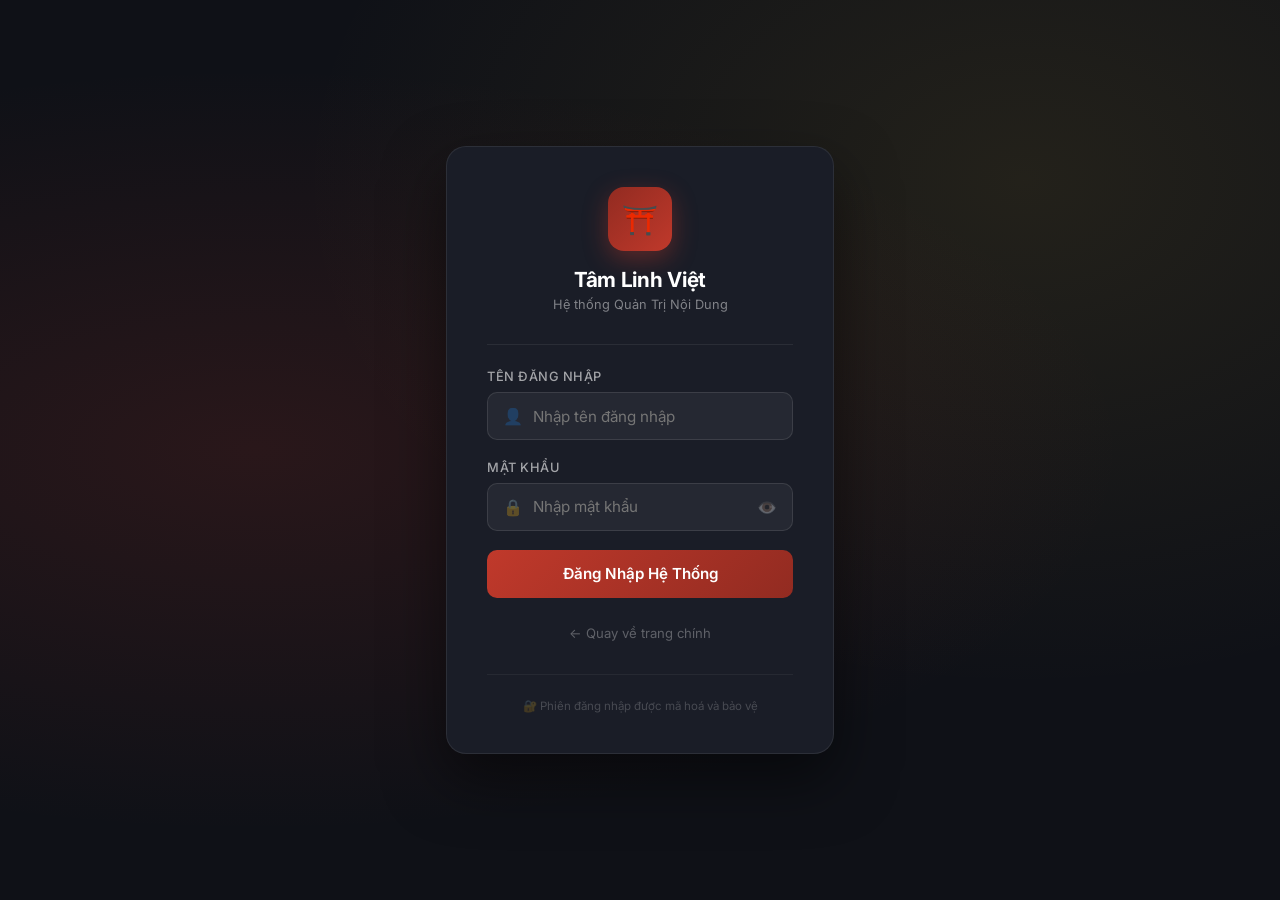
<file: admin/login.html>
<!DOCTYPE html>
<html lang="vi">
<head>
  <meta charset="UTF-8">
  <meta name="viewport" content="width=device-width, initial-scale=1.0">
  <title>Đăng Nhập – Quản Trị Tâm Linh Việt</title>
  <link rel="preconnect" href="https://fonts.googleapis.com">
  <link href="https://fonts.googleapis.com/css2?family=Inter:wght@400;500;600;700&display=swap" rel="stylesheet">
  <style>
    * { box-sizing: border-box; margin: 0; padding: 0; }
    body {
      font-family: 'Inter', sans-serif;
      min-height: 100vh;
      display: flex;
      align-items: center;
      justify-content: center;
      background: #0f1117;
      position: relative;
      overflow: hidden;
    }
    /* Animated background */
    body::before {
      content: '';
      position: absolute;
      inset: 0;
      background:
        radial-gradient(ellipse at 20% 50%, rgba(192,57,43,0.15) 0%, transparent 60%),
        radial-gradient(ellipse at 80% 20%, rgba(212,175,55,0.1) 0%, transparent 50%);
    }
    .login-container {
      position: relative;
      z-index: 1;
      width: 100%;
      max-width: 420px;
      padding: 1rem;
    }
    .login-card {
      background: #1a1d27;
      border: 1px solid rgba(255,255,255,0.08);
      border-radius: 20px;
      padding: 2.5rem;
      box-shadow: 0 25px 60px rgba(0,0,0,0.5);
    }
    .brand {
      text-align: center;
      margin-bottom: 2rem;
    }
    .brand-icon {
      width: 64px;
      height: 64px;
      background: linear-gradient(135deg, #922B21, #C0392B);
      border-radius: 16px;
      display: flex;
      align-items: center;
      justify-content: center;
      margin: 0 auto 1rem;
      font-size: 1.8rem;
      box-shadow: 0 8px 24px rgba(192,57,43,0.4);
    }
    .brand h1 {
      color: #fff;
      font-size: 1.3rem;
      font-weight: 700;
      letter-spacing: -0.3px;
    }
    .brand p {
      color: rgba(255,255,255,0.45);
      font-size: 0.8rem;
      margin-top: 0.3rem;
    }
    .divider-line {
      height: 1px;
      background: rgba(255,255,255,0.07);
      margin: 1.5rem 0;
    }
    .form-group { margin-bottom: 1.2rem; }
    label {
      display: block;
      color: rgba(255,255,255,0.6);
      font-size: 0.8rem;
      font-weight: 500;
      margin-bottom: 0.5rem;
      letter-spacing: 0.5px;
      text-transform: uppercase;
    }
    .input-wrap { position: relative; }
    .input-icon {
      position: absolute;
      left: 1rem;
      top: 50%;
      transform: translateY(-50%);
      color: rgba(255,255,255,0.3);
      font-size: 1rem;
    }
    input[type="text"], input[type="password"] {
      width: 100%;
      padding: 0.85rem 1rem 0.85rem 2.8rem;
      background: rgba(255,255,255,0.05);
      border: 1px solid rgba(255,255,255,0.1);
      border-radius: 10px;
      color: #fff;
      font-size: 0.95rem;
      font-family: inherit;
      transition: all 0.2s;
      outline: none;
    }
    input:focus {
      border-color: #C0392B;
      background: rgba(192,57,43,0.06);
      box-shadow: 0 0 0 3px rgba(192,57,43,0.15);
    }
    .toggle-pw {
      position: absolute;
      right: 1rem;
      top: 50%;
      transform: translateY(-50%);
      background: none;
      border: none;
      color: rgba(255,255,255,0.3);
      cursor: pointer;
      font-size: 1rem;
      transition: color 0.2s;
    }
    .toggle-pw:hover { color: rgba(255,255,255,0.7); }
    .error-msg {
      display: none;
      background: rgba(192,57,43,0.15);
      border: 1px solid rgba(192,57,43,0.4);
      color: #e87070;
      padding: 0.75rem 1rem;
      border-radius: 8px;
      font-size: 0.85rem;
      margin-bottom: 1rem;
      align-items: center;
      gap: 0.5rem;
    }
    .error-msg.show { display: flex; }
    .btn-login {
      width: 100%;
      padding: 0.9rem;
      background: linear-gradient(135deg, #C0392B, #922B21);
      color: #fff;
      font-size: 0.95rem;
      font-weight: 600;
      border: none;
      border-radius: 10px;
      cursor: pointer;
      transition: all 0.2s;
      font-family: inherit;
      position: relative;
      overflow: hidden;
    }
    .btn-login:hover {
      transform: translateY(-1px);
      box-shadow: 0 8px 24px rgba(192,57,43,0.4);
    }
    .btn-login:active { transform: translateY(0); }
    .btn-login.loading { pointer-events: none; opacity: 0.7; }
    .back-link {
      text-align: center;
      margin-top: 1.5rem;
    }
    .back-link a {
      color: rgba(255,255,255,0.3);
      text-decoration: none;
      font-size: 0.82rem;
      transition: color 0.2s;
    }
    .back-link a:hover { color: rgba(255,255,255,0.6); }
    .security-note {
      display: flex;
      align-items: center;
      gap: 0.5rem;
      color: rgba(255,255,255,0.2);
      font-size: 0.72rem;
      justify-content: center;
      margin-top: 2rem;
      padding-top: 1.5rem;
      border-top: 1px solid rgba(255,255,255,0.05);
    }
  </style>
</head>
<body>
  <div class="login-container">
    <div class="login-card">
      <div class="brand">
        <div class="brand-icon">⛩️</div>
        <h1>Tâm Linh Việt</h1>
        <p>Hệ thống Quản Trị Nội Dung</p>
      </div>
      <div class="divider-line"></div>

      <div class="error-msg" id="errorMsg">
        <span>⚠️</span>
        <span id="errorText">Tên đăng nhập hoặc mật khẩu không đúng.</span>
      </div>

      <form id="loginForm" onsubmit="doLogin(event)">
        <div class="form-group">
          <label>Tên Đăng Nhập</label>
          <div class="input-wrap">
            <span class="input-icon">👤</span>
            <input type="text" id="username" placeholder="Nhập tên đăng nhập" autocomplete="username" required>
          </div>
        </div>
        <div class="form-group">
          <label>Mật Khẩu</label>
          <div class="input-wrap">
            <span class="input-icon">🔒</span>
            <input type="password" id="password" placeholder="Nhập mật khẩu" autocomplete="current-password" required>
            <button type="button" class="toggle-pw" onclick="togglePw()">👁️</button>
          </div>
        </div>
        <button type="submit" class="btn-login" id="loginBtn">
          Đăng Nhập Hệ Thống
        </button>
      </form>

      <div class="back-link">
        <a href="../index.html">← Quay về trang chính</a>
      </div>

      <div class="security-note">
        🔐 Phiên đăng nhập được mã hoá và bảo vệ
      </div>
    </div>
  </div>

  <script>
    // Kiểm tra nếu đã đăng nhập
    if (localStorage.getItem('tlv_admin_auth') === 'true') {
      window.location.href = 'index.html';
    }

    // Tài khoản quản trị (trong môi trường thực tế cần dùng backend)
    const ACCOUNTS = [
      { username: 'admin',    password: 'TamLinhViet@2026', role: 'super', name: 'Super Admin' },
      { username: 'quantri',  password: 'QuanTri@2026',     role: 'admin', name: 'Quản Trị Viên' },
      { username: 'thanhvien',password: 'ThanhVien@2026',   role: 'editor', name: 'Thành Viên' }
    ];

    function doLogin(e) {
      e.preventDefault();
      const u = document.getElementById('username').value.trim();
      const p = document.getElementById('password').value;
      const btn = document.getElementById('loginBtn');

      btn.classList.add('loading');
      btn.textContent = 'Đang xác thực...';

      setTimeout(() => {
        const account = ACCOUNTS.find(a => a.username === u && a.password === p);
        if (account) {
          localStorage.setItem('tlv_admin_auth', 'true');
          localStorage.setItem('tlv_admin_user', JSON.stringify({
            username: account.username,
            name: account.name,
            role: account.role
          }));
          window.location.href = 'index.html';
        } else {
          showError('Tên đăng nhập hoặc mật khẩu không đúng. Vui lòng thử lại.');
          btn.classList.remove('loading');
          btn.textContent = 'Đăng Nhập Hệ Thống';
        }
      }, 800);
    }

    function showError(msg) {
      const el = document.getElementById('errorMsg');
      document.getElementById('errorText').textContent = msg;
      el.classList.add('show');
      setTimeout(() => el.classList.remove('show'), 4000);
    }

    function togglePw() {
      const inp = document.getElementById('password');
      inp.type = inp.type === 'password' ? 'text' : 'password';
    }
  </script>
</body>
</html>
</file>
<file: admin/css/admin.css>
/* ============================================================
   Admin Panel – Tâm Linh Việt CMS
   Dark Professional Theme
   ============================================================ */

:root {
  --bg-base:    #0f1117;
  --bg-card:    #1a1d27;
  --bg-hover:   #22263a;
  --bg-input:   rgba(255,255,255,0.05);
  --border:     rgba(255,255,255,0.08);
  --border-act: rgba(192,57,43,0.6);
  --red:        #C0392B;
  --red-dark:   #922B21;
  --red-glow:   rgba(192,57,43,0.25);
  --gold:       #D4AF37;
  --gold-dim:   rgba(212,175,55,0.15);
  --green:      #27AE60;
  --green-dim:  rgba(39,174,96,0.15);
  --blue:       #2980B9;
  --blue-dim:   rgba(41,128,185,0.15);
  --orange:     #E67E22;
  --orange-dim: rgba(230,126,34,0.15);
  --text:       rgba(255,255,255,0.88);
  --text-dim:   rgba(255,255,255,0.5);
  --text-muted: rgba(255,255,255,0.25);
  --sidebar-w:  240px;
  --topbar-h:   60px;
  --radius:     10px;
  --radius-lg:  14px;
  --shadow:     0 4px 20px rgba(0,0,0,0.4);
  --transition: all 0.2s ease;
}

*, *::before, *::after { box-sizing: border-box; margin: 0; padding: 0; }
html { font-size: 15px; }
body {
  font-family: 'Inter', -apple-system, sans-serif;
  background: var(--bg-base);
  color: var(--text);
  min-height: 100vh;
  line-height: 1.6;
}
a { text-decoration: none; color: inherit; }
button { font-family: inherit; cursor: pointer; }
input, select, textarea { font-family: inherit; }
img { max-width: 100%; }
ul { list-style: none; }

/* ============ LAYOUT ============ */
.admin-layout {
  display: flex;
  min-height: 100vh;
}

/* ============ SIDEBAR ============ */
.sidebar {
  width: var(--sidebar-w);
  background: var(--bg-card);
  border-right: 1px solid var(--border);
  display: flex;
  flex-direction: column;
  position: fixed;
  top: 0;
  left: 0;
  height: 100vh;
  z-index: 100;
  transition: transform 0.3s ease;
}

.sidebar-brand {
  padding: 1.25rem 1.2rem;
  border-bottom: 1px solid var(--border);
  display: flex;
  align-items: center;
  gap: 0.7rem;
}

.sidebar-logo {
  width: 36px;
  height: 36px;
  background: linear-gradient(135deg, var(--red-dark), var(--red));
  border-radius: 10px;
  display: flex;
  align-items: center;
  justify-content: center;
  font-size: 1.1rem;
  flex-shrink: 0;
}

.sidebar-brand-text { flex: 1; }
.sidebar-brand-text h2 {
  font-size: 0.88rem;
  font-weight: 700;
  color: var(--text);
  line-height: 1.2;
}
.sidebar-brand-text span {
  font-size: 0.7rem;
  color: var(--text-muted);
}

.sidebar-nav { flex: 1; padding: 0.8rem 0.6rem; overflow-y: auto; }

.nav-section-label {
  font-size: 0.65rem;
  font-weight: 700;
  letter-spacing: 1.5px;
  text-transform: uppercase;
  color: var(--text-muted);
  padding: 0.8rem 0.8rem 0.4rem;
}

.nav-item {
  display: flex;
  align-items: center;
  gap: 0.7rem;
  padding: 0.65rem 0.8rem;
  border-radius: var(--radius);
  color: var(--text-dim);
  font-size: 0.87rem;
  font-weight: 500;
  cursor: pointer;
  transition: var(--transition);
  margin-bottom: 2px;
  border: 1px solid transparent;
}

.nav-item:hover {
  background: var(--bg-hover);
  color: var(--text);
}

.nav-item.active {
  background: var(--red-glow);
  color: #fff;
  border-color: var(--border-act);
}

.nav-icon {
  width: 20px;
  text-align: center;
  font-size: 1rem;
  flex-shrink: 0;
}

.nav-badge {
  margin-left: auto;
  background: var(--red);
  color: #fff;
  font-size: 0.65rem;
  font-weight: 700;
  padding: 0.1rem 0.45rem;
  border-radius: 8px;
  min-width: 18px;
  text-align: center;
}

.sidebar-footer {
  padding: 0.8rem 0.6rem;
  border-top: 1px solid var(--border);
}

.user-info {
  display: flex;
  align-items: center;
  gap: 0.7rem;
  padding: 0.6rem 0.8rem;
  border-radius: var(--radius);
}

.user-avatar {
  width: 32px;
  height: 32px;
  background: linear-gradient(135deg, var(--red-dark), var(--gold));
  border-radius: 50%;
  display: flex;
  align-items: center;
  justify-content: center;
  font-size: 0.85rem;
  flex-shrink: 0;
}

.user-name { font-size: 0.82rem; font-weight: 600; line-height: 1.2; }
.user-role { font-size: 0.7rem; color: var(--text-muted); }
.btn-logout {
  display: flex;
  align-items: center;
  gap: 0.5rem;
  width: 100%;
  padding: 0.55rem 0.8rem;
  border-radius: var(--radius);
  background: rgba(192,57,43,0.1);
  border: 1px solid rgba(192,57,43,0.2);
  color: #e87070;
  font-size: 0.82rem;
  font-weight: 500;
  margin-top: 0.5rem;
  transition: var(--transition);
}
.btn-logout:hover { background: rgba(192,57,43,0.2); }

/* ============ MAIN CONTENT ============ */
.main-content {
  margin-left: var(--sidebar-w);
  flex: 1;
  display: flex;
  flex-direction: column;
  min-height: 100vh;
}

/* ============ TOPBAR ============ */
.topbar {
  height: var(--topbar-h);
  background: var(--bg-card);
  border-bottom: 1px solid var(--border);
  display: flex;
  align-items: center;
  padding: 0 1.5rem;
  gap: 1rem;
  position: sticky;
  top: 0;
  z-index: 50;
}

.topbar-title {
  font-size: 1rem;
  font-weight: 700;
  flex: 1;
}

.topbar-actions { display: flex; gap: 0.5rem; align-items: center; }

.topbar-btn {
  display: flex;
  align-items: center;
  gap: 0.4rem;
  padding: 0.45rem 0.9rem;
  border-radius: 8px;
  font-size: 0.8rem;
  font-weight: 600;
  transition: var(--transition);
  border: 1px solid transparent;
}

.btn-primary {
  background: var(--red);
  color: #fff;
}
.btn-primary:hover { background: var(--red-dark); }

.btn-secondary {
  background: var(--bg-hover);
  border-color: var(--border);
  color: var(--text-dim);
}
.btn-secondary:hover { color: var(--text); border-color: rgba(255,255,255,0.2); }

.btn-success { background: var(--green); color: #fff; }
.btn-success:hover { opacity: 0.85; }

.btn-warning { background: var(--orange); color: #fff; }
.btn-warning:hover { opacity: 0.85; }

.btn-danger { background: var(--red-dark); color: #fff; }
.btn-danger:hover { background: #7B241C; }

.btn-ghost {
  background: transparent;
  border-color: var(--border);
  color: var(--text-dim);
}
.btn-ghost:hover { background: var(--bg-hover); color: var(--text); }

/* ============ PAGE CONTENT ============ */
.page-content { padding: 1.5rem; flex: 1; }

/* Hidden pages */
.admin-page { display: none; }
.admin-page.active { display: block; }

/* ============ STATS CARDS ============ */
.stats-grid {
  display: grid;
  grid-template-columns: repeat(auto-fill, minmax(200px, 1fr));
  gap: 1rem;
  margin-bottom: 1.5rem;
}

.stat-card {
  background: var(--bg-card);
  border: 1px solid var(--border);
  border-radius: var(--radius-lg);
  padding: 1.2rem;
  display: flex;
  align-items: center;
  gap: 1rem;
  transition: var(--transition);
}

.stat-card:hover { border-color: rgba(255,255,255,0.15); }

.stat-icon {
  width: 48px;
  height: 48px;
  border-radius: 12px;
  display: flex;
  align-items: center;
  justify-content: center;
  font-size: 1.4rem;
  flex-shrink: 0;
}

.stat-icon.red    { background: var(--red-glow); }
.stat-icon.gold   { background: var(--gold-dim); }
.stat-icon.green  { background: var(--green-dim); }
.stat-icon.blue   { background: var(--blue-dim); }

.stat-num { font-size: 1.8rem; font-weight: 700; line-height: 1; margin-bottom: 0.2rem; }
.stat-label { font-size: 0.78rem; color: var(--text-muted); }

/* ============ DATA TABLE ============ */
.table-card {
  background: var(--bg-card);
  border: 1px solid var(--border);
  border-radius: var(--radius-lg);
  overflow: hidden;
}

.table-header {
  display: flex;
  align-items: center;
  justify-content: space-between;
  padding: 1rem 1.2rem;
  border-bottom: 1px solid var(--border);
  flex-wrap: wrap;
  gap: 0.8rem;
}

.table-title {
  font-size: 0.95rem;
  font-weight: 700;
}

.table-controls {
  display: flex;
  gap: 0.5rem;
  flex-wrap: wrap;
  align-items: center;
}

.search-admin {
  padding: 0.45rem 0.8rem 0.45rem 2rem;
  background: var(--bg-input);
  border: 1px solid var(--border);
  border-radius: 8px;
  color: var(--text);
  font-size: 0.82rem;
  outline: none;
  transition: var(--transition);
  width: 200px;
}
.search-admin:focus { border-color: var(--red); }
.search-wrap { position: relative; }
.search-wrap::before {
  content: '🔍';
  position: absolute;
  left: 0.5rem;
  top: 50%;
  transform: translateY(-50%);
  font-size: 0.75rem;
}

.filter-select {
  padding: 0.45rem 0.8rem;
  background: var(--bg-input);
  border: 1px solid var(--border);
  border-radius: 8px;
  color: var(--text);
  font-size: 0.82rem;
  outline: none;
  cursor: pointer;
}
.filter-select:focus { border-color: var(--red); }

.data-table { width: 100%; border-collapse: collapse; }

.data-table th {
  text-align: left;
  padding: 0.7rem 1rem;
  font-size: 0.72rem;
  font-weight: 700;
  text-transform: uppercase;
  letter-spacing: 0.8px;
  color: var(--text-muted);
  border-bottom: 1px solid var(--border);
  white-space: nowrap;
}

.data-table td {
  padding: 0.7rem 1rem;
  border-bottom: 1px solid rgba(255,255,255,0.04);
  font-size: 0.85rem;
  vertical-align: middle;
}

.data-table tr:hover td { background: rgba(255,255,255,0.02); }
.data-table tr:last-child td { border-bottom: none; }

.thumb-sm {
  width: 44px;
  height: 44px;
  border-radius: 8px;
  object-fit: cover;
  border: 1px solid var(--border);
}

.type-badge {
  display: inline-flex;
  align-items: center;
  gap: 0.25rem;
  padding: 0.2rem 0.6rem;
  border-radius: 8px;
  font-size: 0.72rem;
  font-weight: 600;
}

.badge-den    { background: rgba(192,57,43,0.15); color: #e87070; }
.badge-chua   { background: rgba(46,125,50,0.15);  color: #81c784; }
.badge-dinh   { background: rgba(93,64,55,0.15);   color: #bcaaa4; }
.badge-gold   { background: var(--gold-dim);        color: #f0c040; }
.badge-blue   { background: var(--blue-dim);        color: #64b5f6; }
.badge-super  { background: linear-gradient(135deg, var(--red-glow), var(--gold-dim)); color: #f0c040; }
.badge-admin  { background: var(--red-glow); color: #e87070; }
.badge-editor { background: var(--blue-dim); color: #64b5f6; }

.action-btns { display: flex; gap: 0.4rem; }

.btn-icon {
  width: 30px;
  height: 30px;
  border-radius: 7px;
  display: flex;
  align-items: center;
  justify-content: center;
  font-size: 0.85rem;
  border: 1px solid var(--border);
  background: var(--bg-hover);
  color: var(--text-dim);
  transition: var(--transition);
}
.btn-icon:hover { color: var(--text); border-color: rgba(255,255,255,0.2); }
.btn-icon.edit:hover { background: var(--blue-dim); border-color: var(--blue); color: #64b5f6; }
.btn-icon.del:hover  { background: var(--red-glow); border-color: var(--red); color: #e87070; }

.empty-state {
  text-align: center;
  padding: 3rem;
  color: var(--text-muted);
}
.empty-state .empty-icon { font-size: 2.5rem; margin-bottom: 0.8rem; }
.empty-state p { font-size: 0.88rem; }

.table-footer {
  padding: 0.8rem 1.2rem;
  border-top: 1px solid var(--border);
  display: flex;
  align-items: center;
  justify-content: space-between;
  font-size: 0.78rem;
  color: var(--text-muted);
}

/* ============ MODAL ============ */
.modal-overlay {
  position: fixed;
  inset: 0;
  background: rgba(0,0,0,0.7);
  z-index: 9999;
  display: flex;
  align-items: center;
  justify-content: center;
  padding: 1rem;
  opacity: 0;
  pointer-events: none;
  transition: opacity 0.25s ease;
}
.modal-overlay.open { opacity: 1; pointer-events: all; }

.modal-box {
  background: var(--bg-card);
  border: 1px solid var(--border);
  border-radius: var(--radius-lg);
  width: 100%;
  max-width: 640px;
  max-height: 90vh;
  overflow-y: auto;
  transform: scale(0.95) translateY(10px);
  transition: transform 0.25s ease;
  box-shadow: var(--shadow);
}
.modal-overlay.open .modal-box { transform: scale(1) translateY(0); }

.modal-header {
  display: flex;
  align-items: center;
  justify-content: space-between;
  padding: 1.1rem 1.4rem;
  border-bottom: 1px solid var(--border);
  position: sticky;
  top: 0;
  background: var(--bg-card);
  z-index: 1;
}
.modal-title { font-size: 1rem; font-weight: 700; }

.modal-close {
  width: 30px;
  height: 30px;
  border-radius: 7px;
  background: var(--bg-hover);
  border: 1px solid var(--border);
  color: var(--text-dim);
  display: flex;
  align-items: center;
  justify-content: center;
  font-size: 1rem;
  transition: var(--transition);
}
.modal-close:hover { color: var(--text); }

.modal-body { padding: 1.4rem; }
.modal-footer {
  padding: 1rem 1.4rem;
  border-top: 1px solid var(--border);
  display: flex;
  justify-content: flex-end;
  gap: 0.6rem;
  background: var(--bg-card);
  position: sticky;
  bottom: 0;
}

/* ============ FORM ELEMENTS ============ */
.form-grid {
  display: grid;
  grid-template-columns: 1fr 1fr;
  gap: 1rem;
}
.form-grid.single { grid-template-columns: 1fr; }
.form-group { margin-bottom: 0; }
.form-group.full { grid-column: 1 / -1; }

.form-label {
  display: block;
  font-size: 0.78rem;
  font-weight: 600;
  color: var(--text-dim);
  margin-bottom: 0.4rem;
  letter-spacing: 0.3px;
}
.required { color: var(--red); }

.form-input, .form-select, .form-textarea {
  width: 100%;
  padding: 0.65rem 0.9rem;
  background: var(--bg-input);
  border: 1px solid var(--border);
  border-radius: var(--radius);
  color: var(--text);
  font-size: 0.87rem;
  outline: none;
  transition: var(--transition);
}
.form-input:focus, .form-select:focus, .form-textarea:focus {
  border-color: var(--red);
  background: rgba(192,57,43,0.04);
}
.form-textarea { resize: vertical; min-height: 80px; }
.form-select option { background: #1a1d27; }

.img-preview-wrap {
  margin-top: 0.5rem;
  position: relative;
}
.img-preview {
  width: 100%;
  height: 120px;
  object-fit: cover;
  border-radius: var(--radius);
  border: 1px solid var(--border);
  display: none;
}
.img-preview.show { display: block; }

.form-hint {
  font-size: 0.72rem;
  color: var(--text-muted);
  margin-top: 0.3rem;
}

/* ============ ALERTS / TOASTS ============ */
.toast-container {
  position: fixed;
  bottom: 1.5rem;
  right: 1.5rem;
  z-index: 99999;
  display: flex;
  flex-direction: column;
  gap: 0.5rem;
  max-width: 340px;
}

.toast {
  background: var(--bg-card);
  border: 1px solid var(--border);
  border-radius: var(--radius);
  padding: 0.85rem 1rem;
  display: flex;
  align-items: center;
  gap: 0.7rem;
  font-size: 0.85rem;
  box-shadow: var(--shadow);
  animation: slideIn 0.25s ease;
  border-left: 3px solid var(--border);
}
.toast.success { border-left-color: var(--green); }
.toast.error   { border-left-color: var(--red); }
.toast.info    { border-left-color: var(--blue); }
.toast.warning { border-left-color: var(--orange); }

@keyframes slideIn {
  from { transform: translateX(100%); opacity: 0; }
  to   { transform: translateX(0);    opacity: 1; }
}

/* ============ DASHBOARD WIDGETS ============ */
.widget-grid {
  display: grid;
  grid-template-columns: 2fr 1fr;
  gap: 1rem;
  margin-top: 1rem;
}

.widget {
  background: var(--bg-card);
  border: 1px solid var(--border);
  border-radius: var(--radius-lg);
  overflow: hidden;
}

.widget-header {
  padding: 0.9rem 1.2rem;
  border-bottom: 1px solid var(--border);
  display: flex;
  align-items: center;
  justify-content: space-between;
}

.widget-title { font-size: 0.88rem; font-weight: 700; }

.activity-list { padding: 0.5rem; }
.activity-item {
  display: flex;
  align-items: flex-start;
  gap: 0.7rem;
  padding: 0.6rem 0.7rem;
  border-radius: var(--radius);
  transition: background 0.2s;
}
.activity-item:hover { background: var(--bg-hover); }
.activity-dot {
  width: 8px;
  height: 8px;
  border-radius: 50%;
  margin-top: 5px;
  flex-shrink: 0;
}
.activity-text { font-size: 0.82rem; color: var(--text-dim); flex: 1; }
.activity-text strong { color: var(--text); }
.activity-time { font-size: 0.72rem; color: var(--text-muted); margin-top: 0.15rem; }

.quick-links { padding: 0.8rem; display: flex; flex-direction: column; gap: 0.4rem; }
.quick-link {
  display: flex;
  align-items: center;
  gap: 0.7rem;
  padding: 0.65rem 0.8rem;
  border-radius: var(--radius);
  background: var(--bg-hover);
  color: var(--text-dim);
  font-size: 0.83rem;
  font-weight: 500;
  transition: var(--transition);
  cursor: pointer;
  border: 1px solid transparent;
}
.quick-link:hover { color: var(--text); border-color: var(--border); }
.quick-link-icon { font-size: 1rem; }

/* ============ CONFIRM DIALOG ============ */
.confirm-overlay {
  position: fixed;
  inset: 0;
  background: rgba(0,0,0,0.7);
  z-index: 99999;
  display: flex;
  align-items: center;
  justify-content: center;
  opacity: 0;
  pointer-events: none;
  transition: opacity 0.2s;
}
.confirm-overlay.open { opacity: 1; pointer-events: all; }
.confirm-box {
  background: var(--bg-card);
  border: 1px solid var(--border);
  border-radius: var(--radius-lg);
  padding: 1.8rem;
  max-width: 380px;
  width: 90%;
  text-align: center;
  box-shadow: var(--shadow);
}
.confirm-icon { font-size: 2.5rem; margin-bottom: 1rem; }
.confirm-title { font-size: 1rem; font-weight: 700; margin-bottom: 0.5rem; }
.confirm-msg { font-size: 0.85rem; color: var(--text-dim); margin-bottom: 1.5rem; }
.confirm-btns { display: flex; gap: 0.7rem; justify-content: center; }
.confirm-btns button { padding: 0.6rem 1.4rem; border-radius: 8px; font-size: 0.87rem; font-weight: 600; transition: var(--transition); border: none; }

/* ============ RESPONSIVE ============ */
@media (max-width: 900px) {
  .sidebar { transform: translateX(-100%); }
  .sidebar.open { transform: translateX(0); }
  .main-content { margin-left: 0; }
  .form-grid { grid-template-columns: 1fr; }
  .widget-grid { grid-template-columns: 1fr; }
  .stats-grid { grid-template-columns: 1fr 1fr; }
}

@media (max-width: 600px) {
  .stats-grid { grid-template-columns: 1fr; }
  .table-controls { flex-direction: column; align-items: stretch; }
  .search-admin { width: 100%; }
}
</file>
<file: css/style.css>
/* ============================================================
   Design System - Website Đền Chùa Việt Nam
   Bảng màu truyền thống Việt Nam
   ============================================================ */

:root {
  --red:        #C0392B;
  --red-dark:   #922B21;
  --red-light:  #E74C3C;
  --gold:       #D4AF37;
  --gold-light: #F0D060;
  --gold-dark:  #A07820;
  --brown:      #5D4037;
  --brown-light:#8D6E63;
  --cream:      #FDF6E3;
  --cream-dark: #F5E6C8;
  --green:      #2E7D32;
  --green-light:#43A047;
  --white:      #FFFFFF;
  --text-dark:  #2C1810;
  --text-mid:   #5D4037;
  --text-light: #8D6E63;
  --shadow-sm:  0 2px 8px rgba(0,0,0,0.1);
  --shadow-md:  0 4px 16px rgba(0,0,0,0.15);
  --shadow-lg:  0 8px 32px rgba(0,0,0,0.2);
  --radius:     8px;
  --radius-lg:  16px;
  --transition: all 0.3s ease;
}

/* ============================================================
   Reset & Base
   ============================================================ */

*, *::before, *::after { box-sizing: border-box; margin: 0; padding: 0; }

html { scroll-behavior: smooth; font-size: 16px; }

body {
  font-family: 'Noto Serif', 'Times New Roman', serif;
  background: var(--cream);
  color: var(--text-dark);
  line-height: 1.7;
  overflow-x: hidden;
}

img { max-width: 100%; height: auto; display: block; }
a { color: inherit; text-decoration: none; }
ul { list-style: none; }
button { cursor: pointer; border: none; background: none; font-family: inherit; }

/* ============================================================
   Typography
   ============================================================ */

h1, h2, h3, h4, h5 {
  font-family: 'Playfair Display', 'Times New Roman', serif;
  color: var(--text-dark);
  line-height: 1.3;
}

h1 { font-size: clamp(2rem, 5vw, 3.5rem); }
h2 { font-size: clamp(1.5rem, 3vw, 2.5rem); }
h3 { font-size: clamp(1.2rem, 2.5vw, 1.8rem); }
h4 { font-size: 1.2rem; }

.section-title {
  text-align: center;
  margin-bottom: 0.5rem;
  color: var(--red-dark);
  text-transform: uppercase;
  font-weight: 700;
  letter-spacing: 0.03em;
}

.section-subtitle {
  text-align: center;
  color: var(--text-light);
  font-size: 1rem;
  margin-bottom: 3rem;
  font-style: italic;
}

.gold-text { color: var(--gold-dark); }
.red-text  { color: var(--red); }

/* ============================================================
   Decorative Divider
   ============================================================ */

.divider {
  display: flex;
  align-items: center;
  justify-content: center;
  gap: 1rem;
  margin: 1rem auto 2rem;
  max-width: 300px;
}

.divider::before,
.divider::after {
  content: '';
  flex: 1;
  height: 1px;
  background: linear-gradient(to right, transparent, var(--gold));
}

.divider::after {
  background: linear-gradient(to left, transparent, var(--gold));
}

.divider-icon {
  color: var(--gold);
  font-size: 1.2rem;
}

.ornament-line {
  width: 80px;
  height: 3px;
  background: linear-gradient(to right, var(--red), var(--gold), var(--red));
  margin: 0 auto 1rem;
  border-radius: 2px;
}

/* ============================================================
   Navigation
   ============================================================ */

.navbar {
  position: fixed;
  top: 0;
  width: 100%;
  z-index: 1000;
  transition: var(--transition);
  padding: 1rem 0;
}

.navbar.transparent {
  background: transparent;
}

.navbar.solid {
  background: var(--red-dark);
  box-shadow: var(--shadow-md);
  padding: 0.6rem 0;
}

.navbar.solid .nav-logo { color: var(--gold-light); }
.navbar.solid .nav-links a { color: var(--cream); }

.navbar-inner {
  max-width: 1200px;
  margin: 0 auto;
  padding: 0 1.5rem;
  display: flex;
  align-items: center;
  justify-content: space-between;
}

.nav-logo {
  font-family: 'Playfair Display', serif;
  font-size: 1.4rem;
  color: var(--white);
  font-weight: 700;
  display: flex;
  align-items: center;
  gap: 0.5rem;
}

.nav-logo span { color: var(--gold-light); }

.nav-links {
  display: flex;
  gap: 1.2rem;
  align-items: center;
}

.nav-links a {
  color: rgba(255,255,255,0.9);
  font-size: 0.82rem;
  font-weight: 700;
  letter-spacing: 0.03em;
  text-transform: uppercase;
  transition: var(--transition);
  position: relative;
  padding-bottom: 2px;
}

.nav-links a::after {
  content: '';
  position: absolute;
  bottom: 0;
  left: 0;
  width: 0;
  height: 2px;
  background: var(--gold-light);
  transition: width 0.3s ease;
}

.nav-links a:hover::after,
.nav-links a.active::after { width: 100%; }

.nav-links a:hover { color: var(--gold-light); }

.nav-cta {
  background: var(--gold);
  color: var(--text-dark) !important;
  padding: 0.5rem 1.2rem;
  border-radius: 20px;
  font-weight: 700 !important;
  transition: var(--transition);
}

.nav-cta:hover {
  background: var(--gold-light);
  transform: translateY(-1px);
}

.hamburger {
  display: none;
  flex-direction: column;
  gap: 5px;
  padding: 5px;
}

.hamburger span {
  display: block;
  width: 24px;
  height: 2px;
  background: var(--white);
  transition: var(--transition);
}

/* ============================================================
   Hero Section
   ============================================================ */

.hero {
  position: relative;
  min-height: 100vh;
  display: flex;
  align-items: center;
  justify-content: center;
  overflow: hidden;
}

.hero-bg {
  position: absolute;
  inset: 0;
  background:
    linear-gradient(135deg, rgba(144, 0, 0, 0.75) 0%, rgba(60, 30, 10, 0.8) 100%),
    url('assets/hero-bg.svg') center/cover no-repeat;
}

.hero-overlay {
  position: absolute;
  inset: 0;
  background: url("data:image/svg+xml,%3Csvg width='60' height='60' xmlns='http://www.w3.org/2000/svg'%3E%3Cpath d='M30 5L35 25H55L40 37L45 57L30 45L15 57L20 37L5 25H25Z' fill='none' stroke='rgba(212,175,55,0.08)' stroke-width='1'/%3E%3C/svg%3E") repeat;
}

.hero-content {
  position: relative;
  z-index: 1;
  text-align: center;
  max-width: 800px;
  padding: 2rem 1.5rem;
}

.hero-badge {
  display: inline-block;
  background: rgba(212, 175, 55, 0.2);
  border: 1px solid var(--gold);
  color: var(--gold-light);
  padding: 0.4rem 1.2rem;
  border-radius: 20px;
  font-size: 0.85rem;
  letter-spacing: 2px;
  text-transform: uppercase;
  margin-bottom: 1.5rem;
}

.hero h1 {
  color: var(--white);
  text-shadow: 0 2px 20px rgba(0,0,0,0.5);
  margin-bottom: 1.2rem;
}

.hero h1 .highlight {
  color: var(--gold-light);
  display: block;
}

.hero-desc {
  color: rgba(255,255,255,0.85);
  font-size: 1.1rem;
  max-width: 560px;
  margin: 0 auto 2.5rem;
  line-height: 1.8;
}

.hero-btns {
  display: flex;
  gap: 1rem;
  justify-content: center;
  flex-wrap: wrap;
}

.btn-primary {
  background: var(--gold);
  color: var(--text-dark);
  padding: 0.85rem 2rem;
  border-radius: 30px;
  font-weight: 700;
  font-size: 1rem;
  display: inline-flex;
  align-items: center;
  gap: 0.5rem;
  transition: var(--transition);
  box-shadow: 0 4px 15px rgba(212,175,55,0.4);
}

.btn-primary:hover {
  background: var(--gold-light);
  transform: translateY(-2px);
  box-shadow: 0 6px 20px rgba(212,175,55,0.5);
}

.btn-outline {
  background: transparent;
  color: var(--white);
  padding: 0.85rem 2rem;
  border-radius: 30px;
  font-weight: 600;
  font-size: 1rem;
  border: 2px solid rgba(255,255,255,0.6);
  display: inline-flex;
  align-items: center;
  gap: 0.5rem;
  transition: var(--transition);
}

.btn-outline:hover {
  border-color: var(--gold-light);
  color: var(--gold-light);
  transform: translateY(-2px);
}

.hero-scroll {
  position: absolute;
  bottom: 2rem;
  left: 50%;
  transform: translateX(-50%);
  color: rgba(255,255,255,0.6);
  font-size: 0.8rem;
  letter-spacing: 2px;
  text-transform: uppercase;
  display: flex;
  flex-direction: column;
  align-items: center;
  gap: 0.5rem;
  animation: bounce 2s infinite;
}

@keyframes bounce {
  0%, 100% { transform: translateX(-50%) translateY(0); }
  50% { transform: translateX(-50%) translateY(8px); }
}

/* ============================================================
   Sections
   ============================================================ */

.section {
  padding: 5rem 1.5rem;
}

.section-dark {
  background: var(--red-dark);
  color: var(--white);
}

.section-dark .section-title { color: var(--gold-light); }
.section-dark .section-subtitle { color: rgba(255,255,255,0.7); }

.section-alt { background: var(--cream-dark); }

.container {
  max-width: 1200px;
  margin: 0 auto;
}

/* ============================================================
   Cards
   ============================================================ */

.cards-grid {
  display: grid;
  grid-template-columns: repeat(auto-fit, minmax(280px, 1fr));
  gap: 2rem;
}

.card {
  background: var(--white);
  border-radius: var(--radius-lg);
  overflow: hidden;
  box-shadow: var(--shadow-sm);
  transition: var(--transition);
  border: 1px solid rgba(212,175,55,0.2);
}

.card:hover {
  transform: translateY(-6px);
  box-shadow: var(--shadow-lg);
  border-color: var(--gold);
}

.card-img {
  height: 200px;
  overflow: hidden;
  position: relative;
}

.card-img img {
  width: 100%;
  height: 100%;
  object-fit: cover;
  transition: transform 0.4s ease;
}

.card:hover .card-img img { transform: scale(1.05); }

.card-badge {
  position: absolute;
  top: 1rem;
  left: 1rem;
  background: var(--red);
  color: var(--white);
  font-size: 0.75rem;
  padding: 0.3rem 0.8rem;
  border-radius: 12px;
  font-weight: 600;
}

.card-badge.chua { background: var(--green); }
.card-badge.dinh { background: var(--brown); }

.card-body { padding: 1.5rem; }
.card-title { font-size: 1.15rem; margin-bottom: 0.5rem; color: var(--red-dark); }
.card-text { color: var(--text-light); font-size: 0.9rem; line-height: 1.6; }
.card-meta { display: flex; gap: 1rem; margin-top: 1rem; font-size: 0.85rem; color: var(--text-light); align-items: center; }
.card-meta svg { width: 14px; height: 14px; flex-shrink: 0; }

/* Feature Cards (Homepage) */

.feature-cards {
  display: grid;
  grid-template-columns: repeat(auto-fit, minmax(250px, 1fr));
  gap: 2rem;
  margin-top: 3rem;
}

.feature-card {
  background: rgba(255,255,255,0.08);
  border: 1px solid rgba(212,175,55,0.3);
  border-radius: var(--radius-lg);
  padding: 2.5rem 2rem;
  text-align: center;
  transition: var(--transition);
}

.feature-card:hover {
  background: rgba(255,255,255,0.12);
  border-color: var(--gold);
  transform: translateY(-4px);
}

.feature-icon {
  width: 72px;
  height: 72px;
  margin: 0 auto 1.5rem;
  background: rgba(212,175,55,0.15);
  border: 2px solid var(--gold);
  border-radius: 50%;
  display: flex;
  align-items: center;
  justify-content: center;
  font-size: 2rem;
}

.feature-card h3 { color: var(--gold-light); margin-bottom: 0.75rem; }
.feature-card p { color: rgba(255,255,255,0.75); font-size: 0.95rem; }

.feature-link {
  display: inline-flex;
  align-items: center;
  gap: 0.4rem;
  color: var(--gold-light);
  font-size: 0.9rem;
  margin-top: 1.2rem;
  transition: gap 0.2s ease;
}

.feature-link:hover { gap: 0.8rem; }

/* ============================================================
   Province Grid
   ============================================================ */

.province-grid {
  display: grid;
  grid-template-columns: repeat(auto-fill, minmax(200px, 1fr));
  gap: 1.5rem;
}

.province-card {
  position: relative;
  border-radius: var(--radius);
  overflow: hidden;
  aspect-ratio: 4/3;
  cursor: pointer;
}

.province-card img {
  width: 100%;
  height: 100%;
  object-fit: cover;
  transition: transform 0.4s ease;
}

.province-card:hover img { transform: scale(1.08); }

.province-overlay {
  position: absolute;
  inset: 0;
  background: linear-gradient(to top, rgba(0,0,0,0.7) 0%, transparent 60%);
  display: flex;
  flex-direction: column;
  justify-content: flex-end;
  padding: 1.2rem;
}

.province-name {
  color: var(--white);
  font-family: 'Playfair Display', serif;
  font-size: 1.1rem;
  font-weight: 700;
}

.province-count {
  color: var(--gold-light);
  font-size: 0.8rem;
}

/* ============================================================
   Timeline
   ============================================================ */

.timeline {
  position: relative;
  padding-left: 2rem;
}

.timeline::before {
  content: '';
  position: absolute;
  left: 0;
  top: 0;
  bottom: 0;
  width: 2px;
  background: linear-gradient(to bottom, var(--gold), var(--red), var(--gold));
}

.timeline-item {
  position: relative;
  padding-bottom: 2rem;
}

.timeline-item::before {
  content: '';
  position: absolute;
  left: -2.45rem;
  top: 0.4rem;
  width: 12px;
  height: 12px;
  border-radius: 50%;
  background: var(--gold);
  border: 2px solid var(--cream);
}

.timeline-date {
  font-size: 0.8rem;
  color: var(--gold-dark);
  font-weight: 700;
  text-transform: uppercase;
  letter-spacing: 1px;
  margin-bottom: 0.3rem;
}

.timeline-title {
  font-size: 1.05rem;
  color: var(--red-dark);
  margin-bottom: 0.3rem;
}

.timeline-location {
  font-size: 0.85rem;
  color: var(--text-light);
}

/* ============================================================
   Sidebar Layout
   ============================================================ */

.sidebar-layout {
  display: grid;
  grid-template-columns: 280px 1fr;
  gap: 2rem;
  align-items: start;
}

.sidebar {
  background: var(--white);
  border-radius: var(--radius-lg);
  padding: 1.5rem;
  box-shadow: var(--shadow-sm);
  border: 1px solid rgba(212,175,55,0.2);
  position: sticky;
  top: 100px;
}

.sidebar-title {
  font-size: 1rem;
  color: var(--red-dark);
  padding-bottom: 0.8rem;
  border-bottom: 2px solid var(--gold);
  margin-bottom: 1rem;
}

.sidebar-menu li + li { margin-top: 0.3rem; }

.sidebar-menu a {
  display: flex;
  align-items: center;
  gap: 0.6rem;
  padding: 0.6rem 0.8rem;
  border-radius: var(--radius);
  color: var(--text-mid);
  font-size: 0.9rem;
  transition: var(--transition);
}

.sidebar-menu a:hover,
.sidebar-menu a.active {
  background: rgba(192,57,43,0.08);
  color: var(--red);
}

.sidebar-menu a.active { font-weight: 600; }

/* ============================================================
   Accordion
   ============================================================ */

.accordion { display: flex; flex-direction: column; gap: 1rem; }

.accordion-item {
  background: var(--white);
  border-radius: var(--radius-lg);
  box-shadow: var(--shadow-sm);
  border: 1px solid rgba(212,175,55,0.15);
  overflow: hidden;
}

.accordion-header {
  width: 100%;
  display: flex;
  align-items: center;
  justify-content: space-between;
  padding: 1.2rem 1.5rem;
  text-align: left;
  transition: background 0.2s ease;
}

.accordion-header:hover { background: rgba(192,57,43,0.04); }

.accordion-header.open { background: rgba(192,57,43,0.06); }

.accordion-title-wrap { display: flex; align-items: center; gap: 0.8rem; }

.accordion-icon-wrap {
  width: 40px;
  height: 40px;
  border-radius: 50%;
  background: rgba(192,57,43,0.1);
  display: flex;
  align-items: center;
  justify-content: center;
  font-size: 1.2rem;
  flex-shrink: 0;
}

.accordion-title { font-size: 1.05rem; color: var(--red-dark); }
.accordion-subtitle { font-size: 0.8rem; color: var(--text-light); margin-top: 0.15rem; }

.accordion-arrow {
  width: 24px;
  height: 24px;
  color: var(--red);
  transition: transform 0.3s ease;
  flex-shrink: 0;
}

.accordion-header.open .accordion-arrow { transform: rotate(180deg); }

.accordion-body {
  display: none;
  padding: 0 1.5rem 1.5rem;
}

.accordion-body.open { display: block; }

/* Steps */

.steps { display: flex; flex-direction: column; gap: 0.8rem; margin: 1rem 0; }

.step {
  display: flex;
  gap: 1rem;
  align-items: flex-start;
}

.step-num {
  width: 28px;
  height: 28px;
  border-radius: 50%;
  background: var(--red);
  color: var(--white);
  font-size: 0.8rem;
  font-weight: 700;
  display: flex;
  align-items: center;
  justify-content: center;
  flex-shrink: 0;
  margin-top: 2px;
}

.step-content { flex: 1; }

/* Offering List */

.offering-grid {
  display: grid;
  grid-template-columns: repeat(auto-fill, minmax(130px, 1fr));
  gap: 0.6rem;
  margin: 1rem 0;
}

.offering-item {
  background: var(--cream);
  border: 1px solid var(--cream-dark);
  border-radius: var(--radius);
  padding: 0.6rem 0.8rem;
  font-size: 0.85rem;
  display: flex;
  align-items: center;
  gap: 0.4rem;
  color: var(--text-mid);
}

/* Van khan box */

.van-khan-box {
  background: var(--cream);
  border-left: 4px solid var(--gold);
  border-radius: 0 var(--radius) var(--radius) 0;
  padding: 1.2rem 1.5rem;
  margin: 1rem 0;
  position: relative;
  font-style: italic;
  line-height: 2;
  font-size: 0.92rem;
  color: var(--text-mid);
}

.van-khan-title {
  font-style: normal;
  font-weight: 700;
  color: var(--red-dark);
  margin-bottom: 0.8rem;
  font-size: 0.9rem;
}

.btn-copy {
  position: absolute;
  top: 0.8rem;
  right: 0.8rem;
  background: var(--gold);
  color: var(--text-dark);
  padding: 0.3rem 0.8rem;
  border-radius: 12px;
  font-size: 0.75rem;
  font-weight: 600;
  display: flex;
  align-items: center;
  gap: 0.3rem;
  transition: var(--transition);
}

.btn-copy:hover { background: var(--gold-light); }
.btn-copy.copied { background: var(--green); color: var(--white); }

/* Warning box */

.warning-box {
  background: rgba(212,175,55,0.1);
  border: 1px solid var(--gold);
  border-radius: var(--radius);
  padding: 1rem 1.2rem;
  margin: 1rem 0;
  display: flex;
  gap: 0.8rem;
}

.warning-icon { font-size: 1.2rem; flex-shrink: 0; }
.warning-text { font-size: 0.9rem; color: var(--text-mid); }

/* ============================================================
   Map & Directory Page
   ============================================================ */

.map-layout {
  display: grid;
  grid-template-columns: 380px 1fr;
  height: calc(100vh - 80px);
  position: sticky;
  top: 80px;
}

.map-list-panel {
  overflow-y: auto;
  background: var(--white);
  border-right: 1px solid var(--cream-dark);
}

.map-panel { position: relative; }

#map { height: 100%; width: 100%; }

.filter-bar {
  padding: 1rem;
  border-bottom: 1px solid var(--cream-dark);
  background: var(--white);
  position: sticky;
  top: 0;
  z-index: 10;
  display: flex;
  flex-direction: column;
  gap: 0.8rem;
}

.search-input-wrap {
  position: relative;
}

.search-input {
  width: 100%;
  padding: 0.7rem 1rem 0.7rem 2.5rem;
  border: 1px solid var(--cream-dark);
  border-radius: 24px;
  font-size: 0.9rem;
  font-family: inherit;
  background: var(--cream);
  color: var(--text-dark);
  transition: var(--transition);
}

.search-input:focus {
  outline: none;
  border-color: var(--gold);
  background: var(--white);
}

.search-icon {
  position: absolute;
  left: 0.8rem;
  top: 50%;
  transform: translateY(-50%);
  color: var(--text-light);
  width: 16px;
  height: 16px;
}

.filter-chips {
  display: flex;
  flex-wrap: wrap;
  gap: 0.5rem;
}

.chip {
  padding: 0.3rem 0.9rem;
  border-radius: 16px;
  font-size: 0.8rem;
  font-weight: 600;
  border: 1px solid var(--cream-dark);
  color: var(--text-mid);
  background: var(--cream);
  cursor: pointer;
  transition: var(--transition);
}

.chip:hover { border-color: var(--red); color: var(--red); }
.chip.active { background: var(--red); color: var(--white); border-color: var(--red); }

.location-list { padding: 0.5rem; }

.location-item {
  display: flex;
  gap: 1rem;
  padding: 0.8rem;
  border-radius: var(--radius);
  cursor: pointer;
  transition: var(--transition);
  border: 1px solid transparent;
}

.location-item:hover,
.location-item.active {
  background: rgba(192,57,43,0.05);
  border-color: rgba(192,57,43,0.15);
}

.location-thumb {
  width: 72px;
  height: 72px;
  border-radius: var(--radius);
  overflow: hidden;
  flex-shrink: 0;
}

.location-thumb img { width: 100%; height: 100%; object-fit: cover; }

.location-info { flex: 1; min-width: 0; }
.location-name { font-weight: 700; font-size: 0.95rem; color: var(--red-dark); margin-bottom: 0.3rem; white-space: nowrap; overflow: hidden; text-overflow: ellipsis; }
.location-addr { font-size: 0.8rem; color: var(--text-light); }
.location-tags { display: flex; gap: 0.4rem; flex-wrap: wrap; margin-top: 0.4rem; }
.tag { font-size: 0.7rem; padding: 0.15rem 0.5rem; border-radius: 10px; background: var(--cream-dark); color: var(--text-mid); }
.tag.den { background: rgba(192,57,43,0.1); color: var(--red); }
.tag.chua { background: rgba(46,125,50,0.1); color: var(--green); }
.tag.dinh { background: rgba(93,64,55,0.1); color: var(--brown); }

/* Modal */

.modal-overlay {
  position: fixed;
  inset: 0;
  background: rgba(0,0,0,0.6);
  z-index: 2000;
  display: flex;
  align-items: center;
  justify-content: center;
  padding: 1rem;
  opacity: 0;
  pointer-events: none;
  transition: opacity 0.3s ease;
}

.modal-overlay.open { opacity: 1; pointer-events: all; }

.modal {
  background: var(--white);
  border-radius: var(--radius-lg);
  max-width: 600px;
  width: 100%;
  max-height: 90vh;
  overflow-y: auto;
  transform: scale(0.95);
  transition: transform 0.3s ease;
  box-shadow: var(--shadow-lg);
}

.modal-overlay.open .modal { transform: scale(1); }

.modal-img { height: 240px; overflow: hidden; }
.modal-img img { width: 100%; height: 100%; object-fit: cover; }

.modal-body { padding: 1.5rem; }
.modal-title { color: var(--red-dark); margin-bottom: 0.5rem; }
.modal-meta { display: flex; flex-wrap: wrap; gap: 0.8rem; margin-bottom: 1rem; font-size: 0.85rem; color: var(--text-light); }
.modal-meta span { display: flex; align-items: center; gap: 0.3rem; }
.modal-desc { font-size: 0.95rem; line-height: 1.8; color: var(--text-mid); }

.modal-close {
  position: absolute;
  top: 1rem;
  right: 1rem;
  width: 36px;
  height: 36px;
  border-radius: 50%;
  background: rgba(0,0,0,0.5);
  color: var(--white);
  display: flex;
  align-items: center;
  justify-content: center;
  font-size: 1.2rem;
  transition: var(--transition);
}

.modal-close:hover { background: var(--red); }

.modal-actions { display: flex; gap: 1rem; margin-top: 1.5rem; flex-wrap: wrap; }

.btn-sm {
  padding: 0.5rem 1.2rem;
  border-radius: 20px;
  font-size: 0.85rem;
  font-weight: 600;
  display: inline-flex;
  align-items: center;
  gap: 0.4rem;
  transition: var(--transition);
}

.btn-red { background: var(--red); color: var(--white); }
.btn-red:hover { background: var(--red-dark); }
.btn-gold { background: var(--gold); color: var(--text-dark); }
.btn-gold:hover { background: var(--gold-light); }

/* ============================================================
   Calendar Page
   ============================================================ */

.calendar-controls {
  display: flex;
  align-items: center;
  justify-content: space-between;
  margin-bottom: 1.5rem;
  flex-wrap: wrap;
  gap: 1rem;
}

.view-toggle { display: flex; gap: 0.5rem; }

.view-btn {
  padding: 0.5rem 1.2rem;
  border-radius: 20px;
  font-size: 0.85rem;
  border: 1px solid var(--cream-dark);
  color: var(--text-mid);
  background: var(--white);
  transition: var(--transition);
  display: flex;
  align-items: center;
  gap: 0.4rem;
}

.view-btn.active { background: var(--red); color: var(--white); border-color: var(--red); }

.month-nav {
  display: flex;
  align-items: center;
  gap: 1rem;
}

.month-nav button {
  width: 36px;
  height: 36px;
  border-radius: 50%;
  border: 1px solid var(--cream-dark);
  background: var(--white);
  display: flex;
  align-items: center;
  justify-content: center;
  transition: var(--transition);
}

.month-nav button:hover { background: var(--red); color: var(--white); border-color: var(--red); }

.month-title {
  font-family: 'Playfair Display', serif;
  font-size: 1.2rem;
  color: var(--red-dark);
  min-width: 180px;
  text-align: center;
}

/* Calendar Grid */

.calendar-grid {
  background: var(--white);
  border-radius: var(--radius-lg);
  overflow: hidden;
  box-shadow: var(--shadow-sm);
  border: 1px solid rgba(212,175,55,0.2);
}

.cal-header {
  display: grid;
  grid-template-columns: repeat(7, 1fr);
  background: var(--red-dark);
}

.cal-header span {
  text-align: center;
  padding: 0.7rem;
  color: var(--gold-light);
  font-size: 0.8rem;
  font-weight: 700;
  letter-spacing: 1px;
}

.cal-body {
  display: grid;
  grid-template-columns: repeat(7, 1fr);
}

.cal-day {
  border: 1px solid rgba(0,0,0,0.04);
  min-height: 90px;
  padding: 0.5rem;
  transition: background 0.2s ease;
}

.cal-day:hover { background: rgba(192,57,43,0.03); }

.cal-day.other-month { background: rgba(0,0,0,0.02); }
.cal-day.other-month .day-num { color: #ccc; }

.cal-day.today { background: rgba(212,175,55,0.08); }
.cal-day.today .day-num { background: var(--red); color: var(--white); }

.day-num {
  width: 28px;
  height: 28px;
  border-radius: 50%;
  display: flex;
  align-items: center;
  justify-content: center;
  font-size: 0.85rem;
  font-weight: 600;
  margin-bottom: 0.3rem;
}

.day-lunar {
  font-size: 0.65rem;
  color: var(--text-light);
  margin-bottom: 0.3rem;
}

.lunar-num {
  font-size: 0.65rem;
  color: var(--text-light);
  margin-bottom: 0.2rem;
  margin-top: -0.15rem;
}
.cal-day.other-month .lunar-num { color: #ddd; }
.cal-day.has-event { background: rgba(192,57,43,0.04); border-color: rgba(192,57,43,0.15); }

.cal-event {
  font-size: 0.7rem;
  padding: 0.15rem 0.4rem;
  border-radius: 4px;
  margin-bottom: 0.2rem;
  background: rgba(192,57,43,0.12);
  color: var(--red-dark);
  cursor: pointer;
  white-space: nowrap;
  overflow: hidden;
  text-overflow: ellipsis;
  transition: var(--transition);
}

.cal-event:hover { background: var(--red); color: var(--white); }

/* Festival List */

.festival-list { display: flex; flex-direction: column; gap: 1rem; }

.festival-card {
  background: var(--white);
  border-radius: var(--radius-lg);
  display: flex;
  gap: 1.5rem;
  overflow: hidden;
  box-shadow: var(--shadow-sm);
  border: 1px solid rgba(212,175,55,0.15);
  transition: var(--transition);
}

.festival-card:hover {
  transform: translateX(4px);
  border-color: var(--gold);
  box-shadow: var(--shadow-md);
}

.festival-date-box {
  background: var(--red-dark);
  color: var(--white);
  min-width: 80px;
  display: flex;
  flex-direction: column;
  align-items: center;
  justify-content: center;
  padding: 1rem;
}

.festival-day { font-size: 2rem; font-weight: 700; line-height: 1; }
.festival-month { font-size: 0.75rem; text-transform: uppercase; letter-spacing: 1px; opacity: 0.8; }
.festival-lunar { font-size: 0.7rem; color: var(--gold-light); margin-top: 0.3rem; }

.festival-img {
  width: 120px;
  flex-shrink: 0;
  overflow: hidden;
}

.festival-img img { width: 100%; height: 100%; object-fit: cover; }

.festival-info { padding: 1.2rem; flex: 1; }
.festival-title { color: var(--red-dark); margin-bottom: 0.4rem; font-size: 1.05rem; }
.festival-location { font-size: 0.85rem; color: var(--text-light); margin-bottom: 0.5rem; display: flex; align-items: center; gap: 0.3rem; }
.festival-desc { font-size: 0.9rem; color: var(--text-mid); display: -webkit-box; -webkit-line-clamp: 2; -webkit-box-orient: vertical; overflow: hidden; }

/* ============================================================
   Page Hero (inner pages)
   ============================================================ */

.page-hero {
  background: linear-gradient(135deg, var(--red-dark) 0%, #6B1E1E 100%);
  padding: 8rem 1.5rem 4rem;
  text-align: center;
  position: relative;
  overflow: hidden;
}

.page-hero::before {
  content: '';
  position: absolute;
  inset: 0;
  background: url("data:image/svg+xml,%3Csvg width='60' height='60' xmlns='http://www.w3.org/2000/svg'%3E%3Cpath d='M30 5L35 25H55L40 37L45 57L30 45L15 57L20 37L5 25H25Z' fill='none' stroke='rgba(212,175,55,0.1)' stroke-width='1'/%3E%3C/svg%3E") repeat;
}

.page-hero-content { position: relative; }
.page-hero h1 { color: var(--white); margin-bottom: 0.8rem; }
.page-hero p { color: rgba(255,255,255,0.75); max-width: 500px; margin: 0 auto; }

.breadcrumb {
  display: flex;
  align-items: center;
  justify-content: center;
  gap: 0.5rem;
  font-size: 0.85rem;
  color: rgba(255,255,255,0.6);
  margin-top: 1rem;
}

.breadcrumb a { color: var(--gold-light); }
.breadcrumb span { opacity: 0.5; }

/* ============================================================
   Footer
   ============================================================ */

footer {
  background: var(--text-dark);
  color: rgba(255,255,255,0.75);
  padding: 4rem 1.5rem 2rem;
}

.footer-grid {
  max-width: 1200px;
  margin: 0 auto;
  display: grid;
  grid-template-columns: 2fr 1fr 1fr 1fr;
  gap: 3rem;
  margin-bottom: 3rem;
}

.footer-brand h3 {
  font-family: 'Playfair Display', serif;
  color: var(--gold-light);
  font-size: 1.3rem;
  margin-bottom: 0.8rem;
}

.footer-brand p { font-size: 0.9rem; line-height: 1.7; }

.footer-col h4 {
  color: var(--white);
  font-size: 0.95rem;
  margin-bottom: 1rem;
  position: relative;
  padding-bottom: 0.5rem;
}

.footer-col h4::after {
  content: '';
  position: absolute;
  bottom: 0;
  left: 0;
  width: 30px;
  height: 2px;
  background: var(--gold);
}

.footer-col ul { display: flex; flex-direction: column; gap: 0.6rem; }

.footer-col a {
  font-size: 0.9rem;
  color: rgba(255,255,255,0.6);
  transition: color 0.2s ease;
}

.footer-col a:hover { color: var(--gold-light); }

.footer-bottom {
  max-width: 1200px;
  margin: 0 auto;
  padding-top: 2rem;
  border-top: 1px solid rgba(255,255,255,0.08);
  display: flex;
  justify-content: space-between;
  align-items: center;
  flex-wrap: wrap;
  gap: 1rem;
  font-size: 0.85rem;
}

/* ============================================================
   Scroll Animations
   ============================================================ */

.fade-in {
  opacity: 0;
  transform: translateY(24px);
  transition: opacity 0.6s ease, transform 0.6s ease;
}

.fade-in.visible {
  opacity: 1;
  transform: translateY(0);
}

.fade-in-delay-1 { transition-delay: 0.1s; }
.fade-in-delay-2 { transition-delay: 0.2s; }
.fade-in-delay-3 { transition-delay: 0.3s; }

/* ============================================================
   Utilities
   ============================================================ */

.text-center { text-align: center; }
.mt-1 { margin-top: 0.5rem; }
.mt-2 { margin-top: 1rem; }
.mt-3 { margin-top: 1.5rem; }
.mt-4 { margin-top: 2rem; }
.mb-1 { margin-bottom: 0.5rem; }
.mb-2 { margin-bottom: 1rem; }

/* ============================================================
   Responsive
   ============================================================ */

@media (max-width: 1024px) {
  .sidebar-layout { grid-template-columns: 240px 1fr; }
  .footer-grid { grid-template-columns: 1fr 1fr; }
  .map-layout { grid-template-columns: 320px 1fr; }
}

@media (max-width: 768px) {
  .nav-links { display: none; }
  .nav-links.open {
    display: flex;
    flex-direction: column;
    position: absolute;
    top: 100%;
    left: 0;
    right: 0;
    background: var(--red-dark);
    padding: 1rem 1.5rem;
    gap: 1rem;
    box-shadow: var(--shadow-md);
  }
  .hamburger { display: flex; }

  .sidebar-layout { grid-template-columns: 1fr; }
  .sidebar { position: static; }

  .map-layout {
    grid-template-columns: 1fr;
    height: auto;
    position: static;
  }

  .map-panel { height: 400px; }

  .footer-grid { grid-template-columns: 1fr; gap: 2rem; }

  .festival-card { flex-direction: column; }
  .festival-img { width: 100%; height: 160px; }

  .hero-btns { flex-direction: column; align-items: center; }
}

@media (max-width: 480px) {
  .province-grid { grid-template-columns: repeat(2, 1fr); }
  .cards-grid { grid-template-columns: 1fr; }
  .cal-day { min-height: 60px; padding: 0.3rem; }
  .cal-event { display: none; }
}

/* ============================================================
   Print Float Button
   ============================================================ */

.print-float-btn {
  position: fixed;
  bottom: 2rem;
  right: 2rem;
  z-index: 900;
  background: linear-gradient(135deg, var(--brown), #3E2723);
  color: white;
  border: none;
  border-radius: 50px;
  padding: 0.75rem 1.3rem;
  font-size: 0.85rem;
  font-family: 'Noto Serif', serif;
  font-weight: 600;
  cursor: pointer;
  display: flex;
  align-items: center;
  gap: 0.5rem;
  box-shadow: 0 4px 20px rgba(93,64,55,0.45);
  transition: transform 0.2s, box-shadow 0.2s;
}

.print-float-btn:hover {
  transform: translateY(-2px);
  box-shadow: 0 8px 28px rgba(93,64,55,0.55);
}

@media (max-width: 480px) {
  .print-float-btn { bottom: 1rem; right: 1rem; padding: 0.6rem 1rem; font-size: 0.8rem; }
}

/* ============================================================
   UI Improvements – Cards, Hover effects, Animations
   ============================================================ */

/* Improved province cards hover */
.province-card {
  transition: transform 0.25s cubic-bezier(0.34, 1.56, 0.64, 1), box-shadow 0.25s ease;
}
.province-card:hover {
  transform: translateY(-6px) scale(1.02);
  box-shadow: 0 12px 32px rgba(192,57,43,0.2);
}

/* Improved feature cards */
.feature-card {
  transition: transform 0.25s cubic-bezier(0.34, 1.56, 0.64, 1), box-shadow 0.25s ease, border-color 0.25s ease;
}
.feature-card:hover {
  transform: translateY(-8px);
  box-shadow: 0 16px 48px rgba(0,0,0,0.12);
  border-color: var(--gold);
}

/* Smoother hero background animation */
@keyframes heroShift {
  0%, 100% { background-position: 0% 50%; }
  50% { background-position: 100% 50%; }
}

/* Gradient text utility */
.text-gradient {
  background: linear-gradient(135deg, var(--gold), var(--gold-light), var(--gold));
  -webkit-background-clip: text;
  -webkit-text-fill-color: transparent;
  background-clip: text;
}

/* Improved section title underline */
.section-title::after {
  transition: width 0.4s ease;
}
.section-title:hover::after {
  width: 80px;
}

/* Scroll-to-top button */
.scroll-top-btn {
  position: fixed;
  bottom: 5.5rem;
  right: 2rem;
  z-index: 900;
  width: 44px;
  height: 44px;
  background: var(--red);
  color: white;
  border-radius: 50%;
  display: flex;
  align-items: center;
  justify-content: center;
  box-shadow: 0 4px 16px rgba(192,57,43,0.4);
  cursor: pointer;
  opacity: 0;
  transform: translateY(10px);
  transition: opacity 0.3s, transform 0.3s;
  border: none;
}
.scroll-top-btn.visible {
  opacity: 1;
  transform: translateY(0);
}
.scroll-top-btn:hover { background: var(--red-dark); }

@media (max-width: 480px) {
  .scroll-top-btn { bottom: 4.5rem; right: 1rem; width: 40px; height: 40px; }
}

/* Search highlight in nav */
.nav-search-icon {
  width: 36px;
  height: 36px;
  border-radius: 50%;
  background: rgba(255,255,255,0.15);
  display: flex;
  align-items: center;
  justify-content: center;
  cursor: pointer;
  transition: background 0.2s;
  text-decoration: none;
  color: white;
}
.nav-search-icon:hover { background: rgba(255,255,255,0.25); }
.navbar.solid .nav-search-icon { background: rgba(192,57,43,0.1); color: var(--red); }
.navbar.solid .nav-search-icon:hover { background: rgba(192,57,43,0.2); }
</file>
